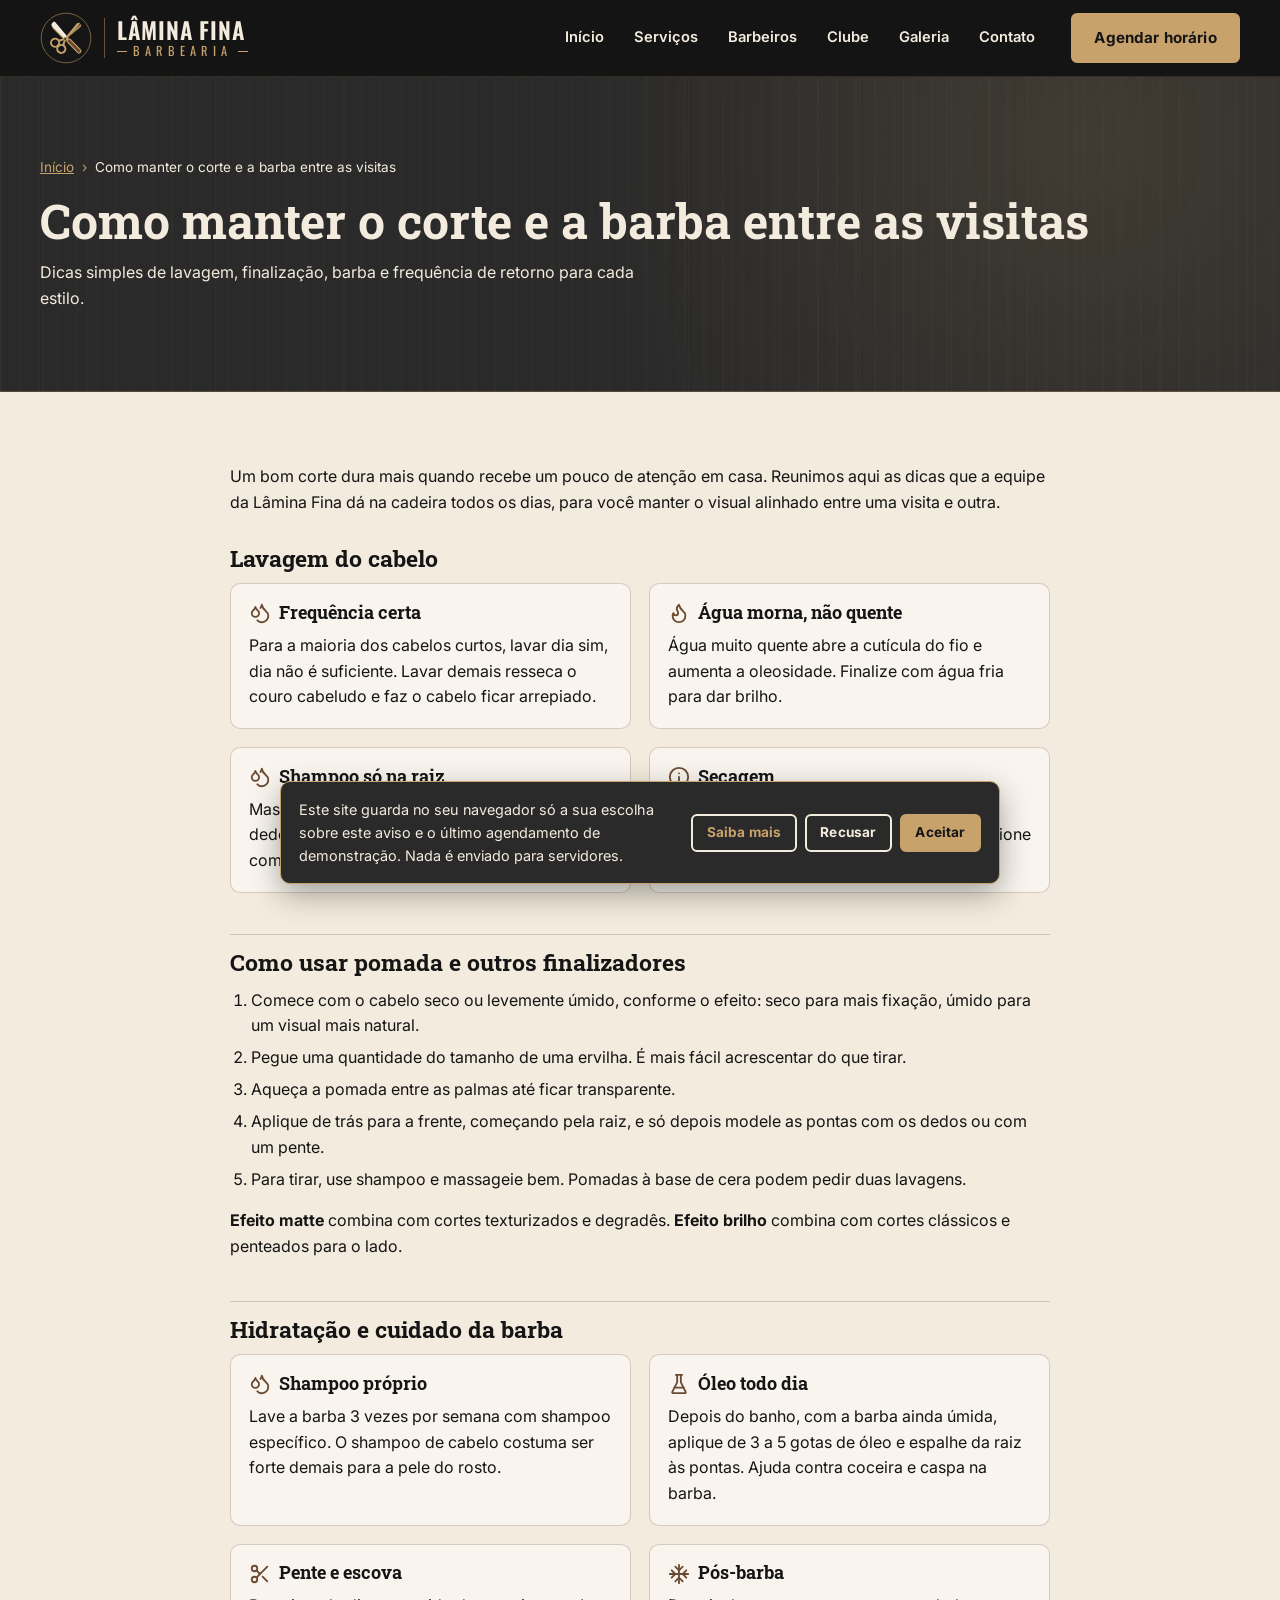
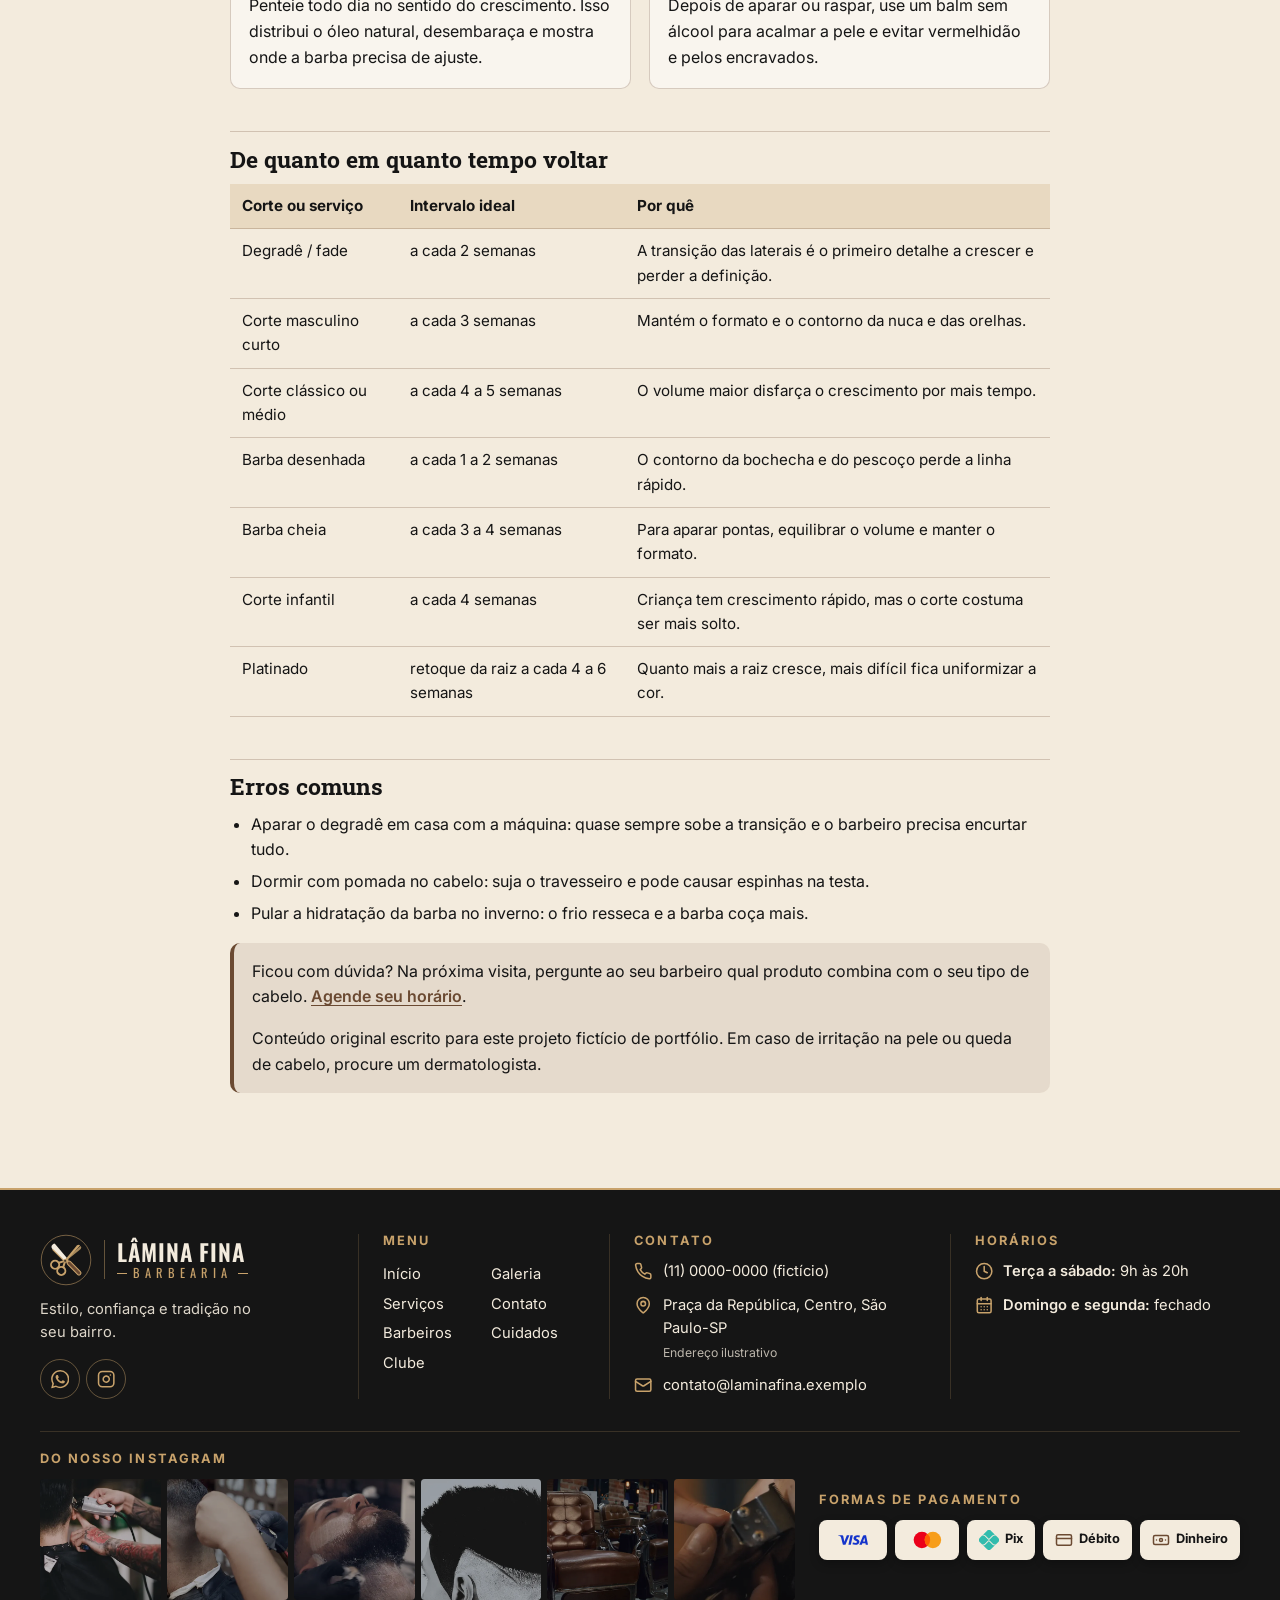
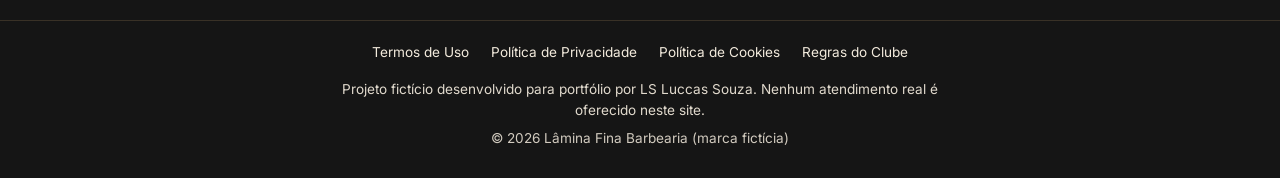
<file: cuidados.html>
<!DOCTYPE html>
<html lang="pt-BR">
<head>
  <meta charset="utf-8">
  <meta name="viewport" content="width=device-width, initial-scale=1">
  <title>Como manter o corte e a barba entre as visitas | Lâmina Fina Barbearia</title>
  <meta name="description" content="Guia da Lâmina Fina Barbearia: dicas de lavagem, uso de pomada, hidratação da barba e de quanto em quanto tempo voltar para cada tipo de corte.">
  <meta name="theme-color" content="#151515">
  <meta name="author" content="Luccas Souza">
  <link rel="canonical" href="https://luccas-souza7.github.io/barbearia/cuidados.html">
  <meta property="og:type" content="website">
  <meta property="og:locale" content="pt_BR">
  <meta property="og:site_name" content="Lâmina Fina Barbearia (projeto fictício)">
  <meta property="og:title" content="Como manter o corte e a barba entre as visitas | Lâmina Fina Barbearia">
  <meta property="og:description" content="Guia da Lâmina Fina Barbearia: dicas de lavagem, uso de pomada, hidratação da barba e de quanto em quanto tempo voltar para cada tipo de corte.">
  <meta property="og:url" content="https://luccas-souza7.github.io/barbearia/cuidados.html">
  <meta property="og:image" content="https://luccas-souza7.github.io/barbearia/assets/img/og-image.jpg">
  <meta property="og:image:width" content="1200">
  <meta property="og:image:height" content="630">
  <meta property="og:image:alt" content="Lâmina Fina Barbearia, projeto fictício de portfólio">
  <meta name="twitter:card" content="summary_large_image">
  <link rel="icon" href="assets/icons/favicon.svg" type="image/svg+xml">
  <link rel="preconnect" href="https://fonts.googleapis.com">
  <link rel="preconnect" href="https://fonts.gstatic.com" crossorigin>
  <link rel="stylesheet" href="https://fonts.googleapis.com/css2?family=Inter:wght@400;500;600;700&family=Oswald:wght@500;600&family=Roboto+Slab:wght@700&display=swap">
  <link rel="stylesheet" href="assets/css/styles.css">
</head>
<body>
  <a class="pular-conteudo" href="#conteudo">Pular para o conteúdo</a>

  <div class="transicao" aria-hidden="true"><span></span></div>

  <header class="cabecalho">
    <div class="container">
      <a class="marca" href="index.html">
        <svg class="marca__emblema" viewBox="0 0 64 64" aria-hidden="true" focusable="false">
        <circle cx="32" cy="32" r="30.5" class="e-carvao"/>
        <circle cx="32" cy="32" r="30.5" fill="none" stroke="#c8a26b" stroke-width="1.2" opacity=".55"/>
        <g transform="rotate(-45 32 32)">
          <path class="e-creme" d="M29.6 31V11.5Q29.6 7 33.4 7H35q1.6 0 1.4 2l-1.8 22z"/>
          <path d="M29.6 11v20" stroke="#c8a26b" stroke-width="1.4"/>
          <circle class="e-dourado" cx="32" cy="33" r="2.4"/>
          <rect class="e-couro" x="29.6" y="35" width="4.8" height="22" rx="2.4" stroke="#c8a26b" stroke-width="1.3"/>
        </g>
        <g transform="rotate(45 32 32)">
          <path class="e-dourado" d="M31.1 33 28.7 9.6Q29.6 6.6 31.5 7.1L33 33z"/>
          <path class="e-dourado" d="M32.9 33 35.3 9.6Q34.4 6.6 32.5 7.1L31 33z" opacity=".8"/>
          <path class="e-traco" d="M31.3 34.6 28.2 40.6M32.7 34.6l3.1 6"/>
          <circle class="e-traco" cx="26.6" cy="45.6" r="5"/>
          <circle class="e-traco" cx="37.4" cy="45.6" r="5"/>
          <circle class="e-carvao" cx="32" cy="33.6" r="1.7" stroke="#c8a26b" stroke-width="1"/>
        </g>
      </svg>
        <span class="marca__texto"><span class="marca__nome">LÂMINA FINA</span> <span class="marca__sub">BARBEARIA</span><span class="sr-only">, página inicial</span></span>
      </a>
      <button type="button" class="menu-toggle" aria-expanded="false" aria-controls="menu-principal" aria-label="Abrir menu">
        <svg class="icone icone-abrir" aria-hidden="true" focusable="false"><use href="assets/icons/sprite.svg#i-menu"></use></svg><svg class="icone icone-fechar" aria-hidden="true" focusable="false"><use href="assets/icons/sprite.svg#i-x"></use></svg>
      </button>
      <nav class="menu" id="menu-principal" aria-label="Menu principal">
        <ul class="menu__lista">
          <li><a class="menu__link" href="index.html#inicio">Início</a></li><li><a class="menu__link" href="index.html#servicos">Serviços</a></li><li><a class="menu__link" href="index.html#barbeiros">Barbeiros</a></li><li><a class="menu__link" href="index.html#clube">Clube</a></li><li><a class="menu__link" href="index.html#galeria">Galeria</a></li><li><a class="menu__link" href="index.html#localizacao">Contato</a></li>
        </ul>
        <a class="btn btn--bloco menu__cta-mobile" href="index.html#agendamento"><svg class="icone " aria-hidden="true" focusable="false"><use href="assets/icons/sprite.svg#i-calendar-days"></use></svg>Agendar horário</a>
      </nav>
      <a class="btn cabecalho__cta" href="index.html#agendamento">Agendar horário</a>
    </div>
  </header>

  <main id="conteudo">
    <section class="pagina-topo">
      <div class="container">
        <nav aria-label="Você está em"><ol class="trilha"><li><a href="index.html">Início</a></li><li aria-current="page">Como manter o corte e a barba entre as visitas</li></ol></nav>
        <h1>Como manter o corte e a barba entre as visitas</h1>
        <p>Dicas simples de lavagem, finalização, barba e frequência de retorno para cada estilo.</p>
      </div>
    </section>
    <article class="texto-legal fundo-claro">
      <div class="container">

        <p>Um bom corte dura mais quando recebe um pouco de atenção em casa. Reunimos aqui as dicas que a equipe da Lâmina Fina dá na cadeira todos os dias, para você manter o visual alinhado entre uma visita e outra.</p>

        <h2>Lavagem do cabelo</h2>
        <div class="dicas">
          <div class="dica"><h3><svg class="icone " aria-hidden="true" focusable="false"><use href="assets/icons/sprite.svg#i-droplets"></use></svg>Frequência certa</h3><p>Para a maioria dos cabelos curtos, lavar dia sim, dia não é suficiente. Lavar demais resseca o couro cabeludo e faz o cabelo ficar arrepiado.</p></div>
          <div class="dica"><h3><svg class="icone " aria-hidden="true" focusable="false"><use href="assets/icons/sprite.svg#i-flame"></use></svg>Água morna, não quente</h3><p>Água muito quente abre a cutícula do fio e aumenta a oleosidade. Finalize com água fria para dar brilho.</p></div>
          <div class="dica"><h3><svg class="icone " aria-hidden="true" focusable="false"><use href="assets/icons/sprite.svg#i-droplets"></use></svg>Shampoo só na raiz</h3><p>Massageie o couro cabeludo com a ponta dos dedos. A espuma que escorre já limpa o comprimento.</p></div>
          <div class="dica"><h3><svg class="icone " aria-hidden="true" focusable="false"><use href="assets/icons/sprite.svg#i-info"></use></svg>Secagem</h3><p>Seque com a toalha sem esfregar. Se usar secador, deixe na temperatura média e direcione o ar no sentido do penteado.</p></div>
        </div>

        <h2>Como usar pomada e outros finalizadores</h2>
        <ol>
          <li>Comece com o cabelo seco ou levemente úmido, conforme o efeito: seco para mais fixação, úmido para um visual mais natural.</li>
          <li>Pegue uma quantidade do tamanho de uma ervilha. É mais fácil acrescentar do que tirar.</li>
          <li>Aqueça a pomada entre as palmas até ficar transparente.</li>
          <li>Aplique de trás para a frente, começando pela raiz, e só depois modele as pontas com os dedos ou com um pente.</li>
          <li>Para tirar, use shampoo e massageie bem. Pomadas à base de cera podem pedir duas lavagens.</li>
        </ol>
        <p><strong>Efeito matte</strong> combina com cortes texturizados e degradês. <strong>Efeito brilho</strong> combina com cortes clássicos e penteados para o lado.</p>

        <h2>Hidratação e cuidado da barba</h2>
        <div class="dicas">
          <div class="dica"><h3><svg class="icone " aria-hidden="true" focusable="false"><use href="assets/icons/sprite.svg#i-droplets"></use></svg>Shampoo próprio</h3><p>Lave a barba 3 vezes por semana com shampoo específico. O shampoo de cabelo costuma ser forte demais para a pele do rosto.</p></div>
          <div class="dica"><h3><svg class="icone " aria-hidden="true" focusable="false"><use href="assets/icons/sprite.svg#i-flask-conical"></use></svg>Óleo todo dia</h3><p>Depois do banho, com a barba ainda úmida, aplique de 3 a 5 gotas de óleo e espalhe da raiz às pontas. Ajuda contra coceira e caspa na barba.</p></div>
          <div class="dica"><h3><svg class="icone " aria-hidden="true" focusable="false"><use href="assets/icons/sprite.svg#i-scissors"></use></svg>Pente e escova</h3><p>Penteie todo dia no sentido do crescimento. Isso distribui o óleo natural, desembaraça e mostra onde a barba precisa de ajuste.</p></div>
          <div class="dica"><h3><svg class="icone " aria-hidden="true" focusable="false"><use href="assets/icons/sprite.svg#i-snowflake"></use></svg>Pós-barba</h3><p>Depois de aparar ou raspar, use um balm sem álcool para acalmar a pele e evitar vermelhidão e pelos encravados.</p></div>
        </div>

        <h2>De quanto em quanto tempo voltar</h2>
        <table>
          <thead><tr><th scope="col">Corte ou serviço</th><th scope="col">Intervalo ideal</th><th scope="col">Por quê</th></tr></thead>
          <tbody>
            <tr><td>Degradê / fade</td><td>a cada 2 semanas</td><td>A transição das laterais é o primeiro detalhe a crescer e perder a definição.</td></tr>
            <tr><td>Corte masculino curto</td><td>a cada 3 semanas</td><td>Mantém o formato e o contorno da nuca e das orelhas.</td></tr>
            <tr><td>Corte clássico ou médio</td><td>a cada 4 a 5 semanas</td><td>O volume maior disfarça o crescimento por mais tempo.</td></tr>
            <tr><td>Barba desenhada</td><td>a cada 1 a 2 semanas</td><td>O contorno da bochecha e do pescoço perde a linha rápido.</td></tr>
            <tr><td>Barba cheia</td><td>a cada 3 a 4 semanas</td><td>Para aparar pontas, equilibrar o volume e manter o formato.</td></tr>
            <tr><td>Corte infantil</td><td>a cada 4 semanas</td><td>Criança tem crescimento rápido, mas o corte costuma ser mais solto.</td></tr>
            <tr><td>Platinado</td><td>retoque da raiz a cada 4 a 6 semanas</td><td>Quanto mais a raiz cresce, mais difícil fica uniformizar a cor.</td></tr>
          </tbody>
        </table>

        <h2>Erros comuns</h2>
        <ul>
          <li>Aparar o degradê em casa com a máquina: quase sempre sobe a transição e o barbeiro precisa encurtar tudo.</li>
          <li>Dormir com pomada no cabelo: suja o travesseiro e pode causar espinhas na testa.</li>
          <li>Pular a hidratação da barba no inverno: o frio resseca e a barba coça mais.</li>
        </ul>

        <div class="caixa-aviso">
          <p>Ficou com dúvida? Na próxima visita, pergunte ao seu barbeiro qual produto combina com o seu tipo de cabelo. <a href="index.html#agendamento">Agende seu horário</a>.</p>
          <p>Conteúdo original escrito para este projeto fictício de portfólio. Em caso de irritação na pele ou queda de cabelo, procure um dermatologista.</p>
        </div>
      </div>
    </article>
  </main>

  <footer class="rodape" id="contato">
    <div class="container">
      <div class="rodape__grade">
        <div class="rodape__marca">
          <a class="marca" href="index.html">
            <svg class="marca__emblema" viewBox="0 0 64 64" aria-hidden="true" focusable="false">
        <circle cx="32" cy="32" r="30.5" class="e-carvao"/>
        <circle cx="32" cy="32" r="30.5" fill="none" stroke="#c8a26b" stroke-width="1.2" opacity=".55"/>
        <g transform="rotate(-45 32 32)">
          <path class="e-creme" d="M29.6 31V11.5Q29.6 7 33.4 7H35q1.6 0 1.4 2l-1.8 22z"/>
          <path d="M29.6 11v20" stroke="#c8a26b" stroke-width="1.4"/>
          <circle class="e-dourado" cx="32" cy="33" r="2.4"/>
          <rect class="e-couro" x="29.6" y="35" width="4.8" height="22" rx="2.4" stroke="#c8a26b" stroke-width="1.3"/>
        </g>
        <g transform="rotate(45 32 32)">
          <path class="e-dourado" d="M31.1 33 28.7 9.6Q29.6 6.6 31.5 7.1L33 33z"/>
          <path class="e-dourado" d="M32.9 33 35.3 9.6Q34.4 6.6 32.5 7.1L31 33z" opacity=".8"/>
          <path class="e-traco" d="M31.3 34.6 28.2 40.6M32.7 34.6l3.1 6"/>
          <circle class="e-traco" cx="26.6" cy="45.6" r="5"/>
          <circle class="e-traco" cx="37.4" cy="45.6" r="5"/>
          <circle class="e-carvao" cx="32" cy="33.6" r="1.7" stroke="#c8a26b" stroke-width="1"/>
        </g>
      </svg>
            <span class="marca__texto"><span class="marca__nome">LÂMINA FINA</span> <span class="marca__sub">BARBEARIA</span><span class="sr-only">, página inicial</span></span>
          </a>
          <p>Estilo, confiança e tradição no seu bairro.</p>
          <div class="rodape__redes">
            <button type="button" class="botao-icone" data-demo="WhatsApp" aria-label="WhatsApp (demonstração)"><svg class="icone " aria-hidden="true" focusable="false"><use href="assets/icons/sprite.svg#i-whatsapp"></use></svg></button>
            <button type="button" class="botao-icone" data-demo="Instagram" aria-label="Instagram (demonstração)"><svg class="icone " aria-hidden="true" focusable="false"><use href="assets/icons/sprite.svg#i-instagram"></use></svg></button>
          </div>
        </div>
        <nav aria-label="Menu do rodapé">
          <h3>Menu</h3>
          <ul class="rodape__menu"><li><a href="index.html#inicio">Início</a></li><li><a href="index.html#servicos">Serviços</a></li><li><a href="index.html#barbeiros">Barbeiros</a></li><li><a href="index.html#clube">Clube</a></li><li><a href="index.html#galeria">Galeria</a></li><li><a href="index.html#localizacao">Contato</a></li><li><a href="cuidados.html">Cuidados</a></li></ul>
        </nav>
        <div>
          <h3>Contato</h3>
          <ul class="rodape__contato">
            <li><svg class="icone " aria-hidden="true" focusable="false"><use href="assets/icons/sprite.svg#i-phone"></use></svg><span>(11) 0000-0000 (fictício)</span></li>
            <li><svg class="icone " aria-hidden="true" focusable="false"><use href="assets/icons/sprite.svg#i-map-pin"></use></svg><span>Praça da República, Centro, São Paulo-SP<br><small>Endereço ilustrativo</small></span></li>
            <li><svg class="icone " aria-hidden="true" focusable="false"><use href="assets/icons/sprite.svg#i-mail"></use></svg><span>contato@laminafina.exemplo</span></li>
          </ul>
        </div>
        <div>
          <h3>Horários</h3>
          <ul class="rodape__contato">
            <li><svg class="icone " aria-hidden="true" focusable="false"><use href="assets/icons/sprite.svg#i-clock"></use></svg><span><strong>Terça a sábado:</strong> 9h às 20h</span></li>
            <li><svg class="icone " aria-hidden="true" focusable="false"><use href="assets/icons/sprite.svg#i-calendar-days"></use></svg><span><strong>Domingo e segunda:</strong> fechado</span></li>
          </ul>
        </div>
      </div>

      <div class="rodape__faixa">
        <div>
          <h3>Do nosso Instagram</h3>
          <ul class="feed"></ul>
        </div>
        <div>
          <h3>Formas de pagamento</h3>
          <ul class="pagamentos">
            <li class="selo-pag" title="Visa"><svg class="logo-pag logo-pag--visa" viewBox="0 0 24 24" role="img" aria-label="Visa"><use href="assets/icons/sprite.svg#logo-visa"></use></svg></li>
            <li class="selo-pag" title="Mastercard"><svg class="logo-pag" viewBox="0 0 38 24" role="img" aria-label="Mastercard"><use href="assets/icons/sprite.svg#logo-mastercard"></use></svg></li>
            <li class="selo-pag" title="Pix"><svg class="logo-pag logo-pag--pix" viewBox="0 0 24 24" aria-hidden="true"><use href="assets/icons/sprite.svg#logo-pix"></use></svg><span>Pix</span></li>
            <li class="selo-pag"><svg class="icone " aria-hidden="true" focusable="false"><use href="assets/icons/sprite.svg#i-credit-card"></use></svg><span>Débito</span></li>
            <li class="selo-pag"><svg class="icone " aria-hidden="true" focusable="false"><use href="assets/icons/sprite.svg#i-banknote"></use></svg><span>Dinheiro</span></li>
          </ul>
        </div>
      </div>
    </div>
    <div class="rodape__base">
      <div class="container">
        <ul class="rodape__links">
          <li><a href="termos-de-uso.html">Termos de Uso</a></li>
          <li><a href="politica-de-privacidade.html">Política de Privacidade</a></li>
          <li><a href="politica-de-cookies.html">Política de Cookies</a></li>
          <li><a href="regras-do-clube.html">Regras do Clube</a></li>
        </ul>
        <p class="rodape__aviso">Projeto fictício desenvolvido para portfólio por LS Luccas Souza. Nenhum atendimento real é oferecido neste site.</p>
        <p class="rodape__copy">© 2026 Lâmina Fina Barbearia (marca fictícia)</p>
      </div>
    </div>
  </footer>

  <div id="banner-cookies" class="cookies" role="region" aria-label="Aviso de cookies" hidden>
    <p>Este site guarda no seu navegador só a sua escolha sobre este aviso e o último agendamento de demonstração. Nada é enviado para servidores.</p>
    <div class="cookies__acoes">
      <a class="btn btn--pequeno btn--contorno" href="politica-de-cookies.html">Saiba mais</a>
      <button type="button" class="btn btn--pequeno btn--contorno" data-cookies="recusado">Recusar</button>
      <button type="button" class="btn btn--pequeno" data-cookies="aceito">Aceitar</button>
    </div>
  </div>

  <dialog id="modal-demo" class="modal" aria-labelledby="modal-demo-titulo" aria-describedby="modal-demo-texto">
    <div class="modal__corpo">
      <button type="button" class="botao-icone modal__fechar" data-fechar aria-label="Fechar"><svg class="icone " aria-hidden="true" focusable="false"><use href="assets/icons/sprite.svg#i-x"></use></svg></button>
      <div class="modal__icone"><svg class="icone " aria-hidden="true" focusable="false"><use href="assets/icons/sprite.svg#i-info"></use></svg></div>
      <h2 id="modal-demo-titulo">Projeto demonstrativo</h2>
      <p id="modal-demo-texto">Este é um projeto demonstrativo. Em um site real, este botão levaria ao WhatsApp ou ao sistema da barbearia.</p>
      <div class="modal__acoes"><button type="button" class="btn" data-fechar data-foco-inicial>Entendi</button></div>
    </div>
  </dialog>

  <script src="assets/js/dados.js" defer></script>
  <script src="assets/js/main.js" defer></script>
</body>
</html>
</file>
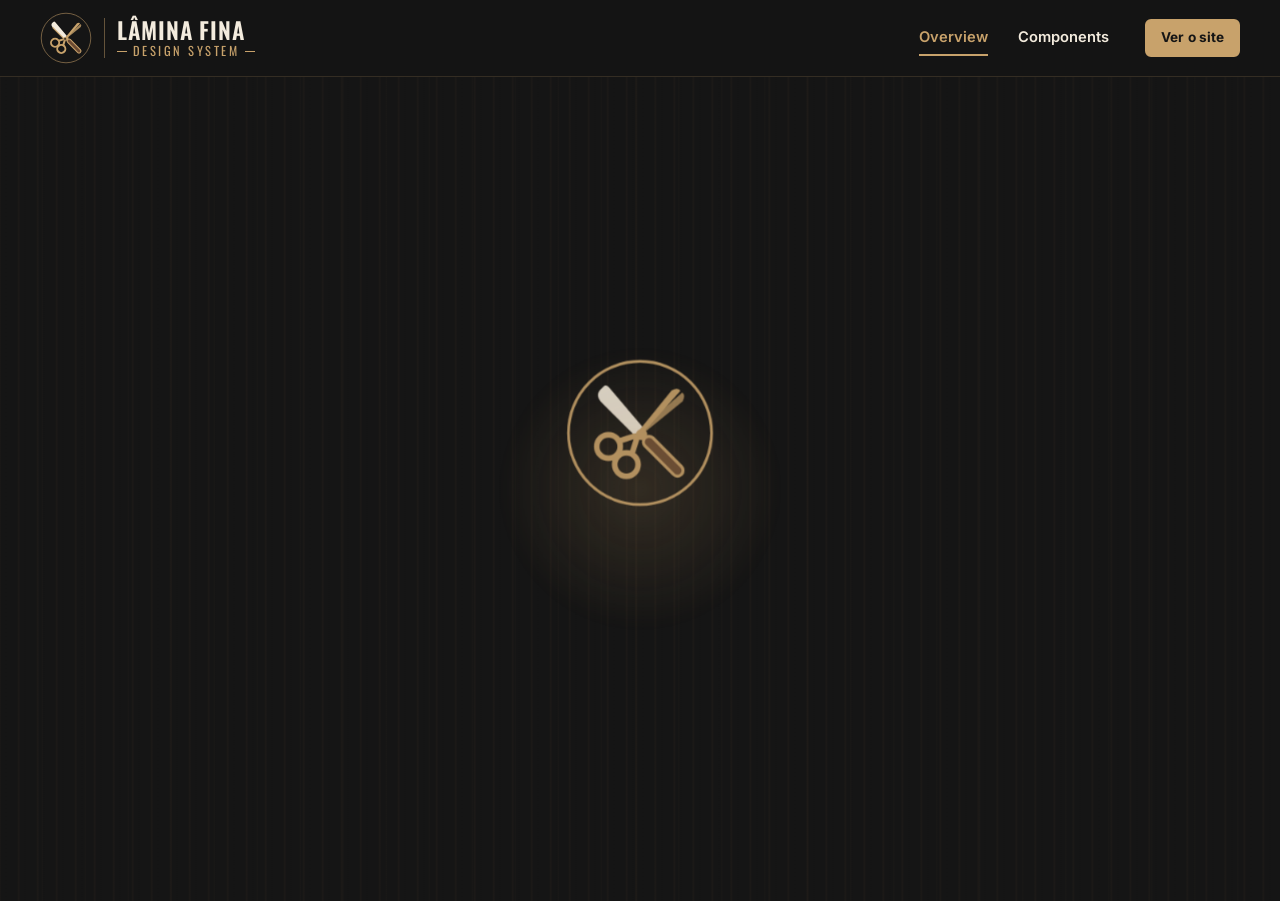
<file: design-system.html>
<!DOCTYPE html>
<html lang="pt-BR">
<head>
  <meta charset="utf-8">
  <meta name="viewport" content="width=device-width, initial-scale=1">
  <title>Design System | Lâmina Fina Barbearia</title>
  <meta name="description" content="Catálogo do design system da Lâmina Fina Barbearia, projeto fictício de portfólio: cores, tipografia, ícones, botões, cards e componentes do agendamento.">
  <meta name="theme-color" content="#151515">
  <meta name="author" content="Luccas Souza">
  <link rel="canonical" href="https://luccas-souza7.github.io/barbearia/design-system.html">
  <meta property="og:type" content="website">
  <meta property="og:locale" content="pt_BR">
  <meta property="og:site_name" content="Lâmina Fina Barbearia (projeto fictício)">
  <meta property="og:title" content="Design System | Lâmina Fina Barbearia">
  <meta property="og:description" content="Catálogo do design system da Lâmina Fina Barbearia, projeto fictício de portfólio: cores, tipografia, ícones, botões, cards e componentes do agendamento.">
  <meta property="og:url" content="https://luccas-souza7.github.io/barbearia/design-system.html">
  <meta property="og:image" content="https://luccas-souza7.github.io/barbearia/assets/img/og-image.jpg">
  <meta property="og:image:width" content="1200">
  <meta property="og:image:height" content="630">
  <meta property="og:image:alt" content="Lâmina Fina Barbearia, projeto fictício de portfólio">
  <meta name="twitter:card" content="summary_large_image">
  <link rel="icon" href="assets/icons/favicon.svg" type="image/svg+xml">
  <link rel="preconnect" href="https://fonts.googleapis.com">
  <link rel="preconnect" href="https://fonts.gstatic.com" crossorigin>
  <link rel="stylesheet" href="https://fonts.googleapis.com/css2?family=Inter:wght@400;500;600;700&family=Oswald:wght@500;600&family=Roboto+Slab:wght@700&display=swap">
  <link rel="stylesheet" href="assets/css/styles.css">
  <link rel="stylesheet" href="assets/css/design-system.css">
</head>
<body class="ds">
  <a class="pular-conteudo" href="#ds-conteudo">Pular para o conteúdo</a>
  <header class="cabecalho ds-cabecalho">
    <div class="container">
      <a class="marca" href="index.html"><svg class="marca__emblema" viewBox="0 0 64 64" aria-hidden="true" focusable="false">
        <circle cx="32" cy="32" r="30.5" class="e-carvao"/>
        <circle cx="32" cy="32" r="30.5" fill="none" stroke="#c8a26b" stroke-width="1.2" opacity=".55"/>
        <g transform="rotate(-45 32 32)">
          <path class="e-creme" d="M29.6 31V11.5Q29.6 7 33.4 7H35q1.6 0 1.4 2l-1.8 22z"/>
          <path d="M29.6 11v20" stroke="#c8a26b" stroke-width="1.4"/>
          <circle class="e-dourado" cx="32" cy="33" r="2.4"/>
          <rect class="e-couro" x="29.6" y="35" width="4.8" height="22" rx="2.4" stroke="#c8a26b" stroke-width="1.3"/>
        </g>
        <g transform="rotate(45 32 32)">
          <path class="e-dourado" d="M31.1 33 28.7 9.6Q29.6 6.6 31.5 7.1L33 33z"/>
          <path class="e-dourado" d="M32.9 33 35.3 9.6Q34.4 6.6 32.5 7.1L31 33z" opacity=".8"/>
          <path class="e-traco" d="M31.3 34.6 28.2 40.6M32.7 34.6l3.1 6"/>
          <circle class="e-traco" cx="26.6" cy="45.6" r="5"/>
          <circle class="e-traco" cx="37.4" cy="45.6" r="5"/>
          <circle class="e-carvao" cx="32" cy="33.6" r="1.7" stroke="#c8a26b" stroke-width="1"/>
        </g>
      </svg><span class="marca__texto"><span class="marca__nome">LÂMINA FINA</span> <span class="marca__sub">DESIGN SYSTEM</span><span class="sr-only"> (voltar para o site)</span></span></a>
      <nav class="menu ds-abas" aria-label="Visões do design system">
        <ul class="menu__lista">
          <li><a class="menu__link" href="#overview" data-aba="overview">Overview</a></li>
          <li><a class="menu__link" href="#components" data-aba="components">Components</a></li>
        </ul>
      </nav>
      <a class="btn btn--pequeno cabecalho__cta ds-voltar" href="index.html">Ver o site</a>
    </div>
  </header>

  <main id="ds-conteudo">
    <section class="ds-overview" id="overview" aria-label="Overview">
      <iframe src="index.html" title="Página inicial da Lâmina Fina Barbearia" loading="lazy"></iframe>
    </section>

    <section class="ds-components secao--carvao" id="components" aria-label="Components" hidden>
      <aside class="ds-lateral" aria-label="Grupos do catálogo"><ul><li><a href="#ds-cores">Cores</a></li><li><a href="#ds-tipografia">Tipografia</a></li><li><a href="#ds-icones">Ícones</a></li><li><a href="#ds-marca">Marca</a></li><li><a href="#ds-fundos">Backgrounds</a></li><li><a href="#ds-botoes">Botões</a></li><li><a href="#ds-titulos">Títulos</a></li><li><a href="#ds-cards">Cards</a></li><li><a href="#ds-agendamento">Agendamento</a></li><li><a href="#ds-faq">Acordeão</a></li></ul></aside>
      <div class="ds-principal">
        <header class="ds-intro">
          <h1>Lâmina Fina Design System</h1>
          <p>Escuro, masculino e premium, com acolhimento de bairro: madeira, couro e filetes dourados. Cada amostra abaixo usa o mesmo CSS do site (assets/css/styles.css).</p>
        </header>
      <section class="ds-grupo" id="ds-cores" aria-labelledby="ds-cores-t">
        <h2 id="ds-cores-t">Cores</h2>
        <p class="ds-desc">Cinco tokens e nenhuma cor fora deles, exceto nas fotos.</p>
        <div class="ds-grade">
          <figure class="ds-cor"><span class="ds-cor__amostra" style="background:var(--preto-carvao)"></span>
            <figcaption><strong>--preto-carvao</strong><code>#151515</code><span>Fundo principal, cabeçalho, rodapé</span></figcaption></figure>
          <figure class="ds-cor"><span class="ds-cor__amostra" style="background:var(--grafite)"></span>
            <figcaption><strong>--grafite</strong><code>#2A2A2A</code><span>Cards e seções alternadas</span></figcaption></figure>
          <figure class="ds-cor"><span class="ds-cor__amostra" style="background:var(--dourado)"></span>
            <figcaption><strong>--dourado</strong><code>#C8A26B</code><span>Botões, ícones, destaques, filetes</span></figcaption></figure>
          <figure class="ds-cor"><span class="ds-cor__amostra" style="background:var(--couro)"></span>
            <figcaption><strong>--couro</strong><code>#6B4A32</code><span>Faixa do clube, etiquetas, destaques em fundo claro</span></figcaption></figure>
          <figure class="ds-cor"><span class="ds-cor__amostra" style="background:var(--creme)"></span>
            <figcaption><strong>--creme</strong><code>#F3EBDD</code><span>Títulos em fundo escuro, seções claras, texto</span></figcaption></figure><div class="ds-largo">
          <table class="ds-tabela">
            <thead><tr><th>Texto / fundo</th><th>Contraste</th><th>Uso permitido</th></tr></thead>
            <tbody>
              <tr><td>Creme sobre carvão</td><td>15,4:1</td><td>Qualquer texto</td></tr>
              <tr><td>Dourado sobre carvão</td><td>7,7:1</td><td>Qualquer texto (AAA)</td></tr>
              <tr><td>Dourado sobre grafite</td><td>6,0:1</td><td>Qualquer texto (AA)</td></tr>
              <tr><td>Carvão sobre dourado</td><td>7,7:1</td><td>Botões</td></tr>
              <tr><td>Couro sobre creme</td><td>6,7:1</td><td>Destaques em seções claras</td></tr>
              <tr><td>Dourado sobre couro</td><td>3,3:1</td><td>Só títulos grandes e ícones</td></tr>
              <tr><td>Dourado sobre creme</td><td>2,0:1</td><td>Não usar em texto</td></tr>
            </tbody>
          </table></div>
        </div>
      </section>
      <section class="ds-grupo" id="ds-tipografia" aria-labelledby="ds-tipografia-t">
        <h2 id="ds-tipografia-t">Tipografia</h2>
        <p class="ds-desc">Google Fonts com licença OFL, carregadas com display=swap.</p>
        <div class="ds-grade">
          <div class="ds-tipo">
            <p class="ds-tipo__rotulo">Roboto Slab 700 · títulos</p>
            <p style="font-family:var(--fonte-titulo);font-weight:700;font-size:3rem;line-height:1.1;margin:0">Seu corte, do seu jeito</p>
            <p style="font-family:var(--fonte-titulo);font-weight:700;font-size:2rem;margin:0">Nossos Serviços</p>
            <p style="font-family:var(--fonte-titulo);font-weight:700;font-size:1.25rem;margin:0">Combo Completo</p>
          </div>
          <div class="ds-tipo">
            <p class="ds-tipo__rotulo">Inter 400 a 700 · texto e interface</p>
            <p style="font-size:1.15rem;margin:0">Corte, barba e acabamento com hora marcada e sem fila.</p>
            <p style="margin:0">Texto corrido em 16 px com altura de linha 1,6.</p>
            <p style="font-size:.8rem;font-weight:700;letter-spacing:.14em;text-transform:uppercase;color:var(--dourado);margin:0">Rótulo em caixa alta</p>
          </div>
          <div class="ds-tipo">
            <p class="ds-tipo__rotulo">Oswald 500 e 600 · logotipo</p>
            <span class="marca__texto" style="border:0;padding:0"><span class="marca__nome" style="font-size:2.4rem">LÂMINA FINA</span><span class="marca__sub" style="font-size:1rem">BARBEARIA</span></span>
          </div>
        </div>
      </section>
      <section class="ds-grupo" id="ds-icones" aria-labelledby="ds-icones-t">
        <h2 id="ds-icones-t">Ícones</h2>
        <p class="ds-desc">Lucide (ISC) em um sprite SVG local: assets/icons/sprite.svg.</p>
        <div class="ds-grade"><div class="ds-largo"><ul class="ds-icones"><li><svg class="icone " aria-hidden="true" focusable="false"><use href="assets/icons/sprite.svg#i-clock"></use></svg><code>clock</code></li><li><svg class="icone " aria-hidden="true" focusable="false"><use href="assets/icons/sprite.svg#i-scissors"></use></svg><code>scissors</code></li><li><svg class="icone " aria-hidden="true" focusable="false"><use href="assets/icons/sprite.svg#i-calendar-days"></use></svg><code>calendar-days</code></li><li><svg class="icone " aria-hidden="true" focusable="false"><use href="assets/icons/sprite.svg#i-users"></use></svg><code>users</code></li><li><svg class="icone " aria-hidden="true" focusable="false"><use href="assets/icons/sprite.svg#i-star"></use></svg><code>star</code></li><li><svg class="icone " aria-hidden="true" focusable="false"><use href="assets/icons/sprite.svg#i-snowflake"></use></svg><code>snowflake</code></li><li><svg class="icone " aria-hidden="true" focusable="false"><use href="assets/icons/sprite.svg#i-coffee"></use></svg><code>coffee</code></li><li><svg class="icone " aria-hidden="true" focusable="false"><use href="assets/icons/sprite.svg#i-wifi"></use></svg><code>wifi</code></li><li><svg class="icone " aria-hidden="true" focusable="false"><use href="assets/icons/sprite.svg#i-check"></use></svg><code>check</code></li><li><svg class="icone " aria-hidden="true" focusable="false"><use href="assets/icons/sprite.svg#i-whatsapp"></use></svg><code>whatsapp</code></li><li><svg class="icone " aria-hidden="true" focusable="false"><use href="assets/icons/sprite.svg#i-instagram"></use></svg><code>instagram</code></li><li><svg class="icone " aria-hidden="true" focusable="false"><use href="assets/icons/sprite.svg#i-phone"></use></svg><code>phone</code></li><li><svg class="icone " aria-hidden="true" focusable="false"><use href="assets/icons/sprite.svg#i-map-pin"></use></svg><code>map-pin</code></li><li><svg class="icone " aria-hidden="true" focusable="false"><use href="assets/icons/sprite.svg#i-mail"></use></svg><code>mail</code></li><li><svg class="icone " aria-hidden="true" focusable="false"><use href="assets/icons/sprite.svg#i-qr-code"></use></svg><code>qr-code</code></li><li><svg class="icone " aria-hidden="true" focusable="false"><use href="assets/icons/sprite.svg#i-credit-card"></use></svg><code>credit-card</code></li><li><svg class="icone " aria-hidden="true" focusable="false"><use href="assets/icons/sprite.svg#i-wallet"></use></svg><code>wallet</code></li><li><svg class="icone " aria-hidden="true" focusable="false"><use href="assets/icons/sprite.svg#i-banknote"></use></svg><code>banknote</code></li><li><svg class="icone " aria-hidden="true" focusable="false"><use href="assets/icons/sprite.svg#i-chevron-down"></use></svg><code>chevron-down</code></li><li><svg class="icone " aria-hidden="true" focusable="false"><use href="assets/icons/sprite.svg#i-arrow-up"></use></svg><code>arrow-up</code></li><li><svg class="icone " aria-hidden="true" focusable="false"><use href="assets/icons/sprite.svg#i-info"></use></svg><code>info</code></li><li><svg class="icone " aria-hidden="true" focusable="false"><use href="assets/icons/sprite.svg#i-menu"></use></svg><code>menu</code></li><li><svg class="icone " aria-hidden="true" focusable="false"><use href="assets/icons/sprite.svg#i-x"></use></svg><code>x</code></li><li><svg class="icone " aria-hidden="true" focusable="false"><use href="assets/icons/sprite.svg#i-droplets"></use></svg><code>droplets</code></li></ul></div>
        </div>
      </section>
      <section class="ds-grupo" id="ds-marca" aria-labelledby="ds-marca-t">
        <h2 id="ds-marca-t">Marca</h2>
        <p class="ds-desc">Emblema, poste e coroa desenhados em SVG para este projeto.</p>
        <div class="ds-grade">
          <figure class="ds-amostra ds-fundo-carvao">
            <div class="ds-amostra__palco"><a class="marca" href="index.html"><svg class="marca__emblema" viewBox="0 0 64 64" aria-hidden="true" focusable="false">
        <circle cx="32" cy="32" r="30.5" class="e-carvao"/>
        <circle cx="32" cy="32" r="30.5" fill="none" stroke="#c8a26b" stroke-width="1.2" opacity=".55"/>
        <g transform="rotate(-45 32 32)">
          <path class="e-creme" d="M29.6 31V11.5Q29.6 7 33.4 7H35q1.6 0 1.4 2l-1.8 22z"/>
          <path d="M29.6 11v20" stroke="#c8a26b" stroke-width="1.4"/>
          <circle class="e-dourado" cx="32" cy="33" r="2.4"/>
          <rect class="e-couro" x="29.6" y="35" width="4.8" height="22" rx="2.4" stroke="#c8a26b" stroke-width="1.3"/>
        </g>
        <g transform="rotate(45 32 32)">
          <path class="e-dourado" d="M31.1 33 28.7 9.6Q29.6 6.6 31.5 7.1L33 33z"/>
          <path class="e-dourado" d="M32.9 33 35.3 9.6Q34.4 6.6 32.5 7.1L31 33z" opacity=".8"/>
          <path class="e-traco" d="M31.3 34.6 28.2 40.6M32.7 34.6l3.1 6"/>
          <circle class="e-traco" cx="26.6" cy="45.6" r="5"/>
          <circle class="e-traco" cx="37.4" cy="45.6" r="5"/>
          <circle class="e-carvao" cx="32" cy="33.6" r="1.7" stroke="#c8a26b" stroke-width="1"/>
        </g>
      </svg><span class="marca__texto"><span class="marca__nome">LÂMINA FINA</span><span class="marca__sub">BARBEARIA</span></span></a></div>
            <figcaption><strong>Emblema</strong><code>svg.marca__emblema</code></figcaption>
          </figure>
          <figure class="ds-amostra ds-fundo-carvao">
            <div class="ds-amostra__palco"><div style="width:60px"><svg class="poste" viewBox="0 0 40 170" aria-hidden="true" focusable="false">
        <defs><clipPath id="tubo-ds"><rect x="9" y="22" width="22" height="126"/></clipPath></defs>
        <rect class="p-dourado" x="14" y="1" width="12" height="7" rx="3.5"/>
        <rect class="p-dourado" x="5" y="8" width="30" height="14" rx="4"/>
        <rect class="p-carvao" x="5" y="18" width="30" height="2" opacity=".35"/>
        <rect class="p-creme" x="9" y="22" width="22" height="126"/>
        <g clip-path="url(#tubo-ds)"><g class="poste__listras"><polygon class="p-couro" points="9,-16 31,-30 31,-18 9,-4"/><polygon class="p-dourado" points="9,1 31,-13 31,-9 9,5"/><polygon class="p-couro" points="9,16 31,2 31,14 9,28"/><polygon class="p-dourado" points="9,33 31,19 31,23 9,37"/><polygon class="p-couro" points="9,48 31,34 31,46 9,60"/><polygon class="p-dourado" points="9,65 31,51 31,55 9,69"/><polygon class="p-couro" points="9,80 31,66 31,78 9,92"/><polygon class="p-dourado" points="9,97 31,83 31,87 9,101"/><polygon class="p-couro" points="9,112 31,98 31,110 9,124"/><polygon class="p-dourado" points="9,129 31,115 31,119 9,133"/><polygon class="p-couro" points="9,144 31,130 31,142 9,156"/><polygon class="p-dourado" points="9,161 31,147 31,151 9,165"/><polygon class="p-couro" points="9,176 31,162 31,174 9,188"/><polygon class="p-dourado" points="9,193 31,179 31,183 9,197"/><polygon class="p-couro" points="9,208 31,194 31,206 9,220"/><polygon class="p-dourado" points="9,225 31,211 31,215 9,229"/></g></g>
        <rect class="p-brilho" x="12" y="22" width="4" height="126"/>
        <rect class="p-carvao" x="27" y="22" width="4" height="126" opacity=".22"/>
        <rect class="p-dourado" x="5" y="148" width="30" height="14" rx="4"/>
        <rect class="p-dourado" x="14" y="162" width="12" height="7" rx="3.5"/>
      </svg></div></div>
            <figcaption><strong>Poste de barbeiro animado</strong><code>svg.poste .poste__listras</code><span>Listras giram em 4 s; param com prefers-reduced-motion.</span></figcaption>
          </figure>
          <figure class="ds-amostra ds-fundo-couro">
            <div class="ds-amostra__palco"><div class="clube" style="border:0;background:none"><svg class="clube__coroa" viewBox="0 0 80 72" aria-hidden="true" focusable="false">
          <path class="c-dourado" d="M10 52 4 16l18 14L40 6l18 24 18-14-6 36z"/>
          <rect class="c-dourado" x="9" y="56" width="62" height="9" rx="2"/>
          <circle class="c-creme" cx="4" cy="15" r="3.5"/><circle class="c-creme" cx="40" cy="6" r="4"/><circle class="c-creme" cx="76" cy="15" r="3.5"/>
          <path class="c-couro" d="M40 22c-5 6-9 9-9 15a9 9 0 0 0 18 0c0-6-4-9-9-15z"/>
          <path class="c-dourado" d="M37 36h6v8h-6z" opacity=".9"/>
          <circle class="c-couro" cx="22" cy="44" r="3"/><circle class="c-couro" cx="58" cy="44" r="3"/>
        </svg></div></div>
            <figcaption><strong>Coroa do clube</strong><code>svg.clube__coroa</code></figcaption>
          </figure>
        </div>
      </section>
      <section class="ds-grupo" id="ds-fundos" aria-labelledby="ds-fundos-t">
        <h2 id="ds-fundos-t">Backgrounds</h2>
        <p class="ds-desc">Texturas de madeira e couro feitas só com gradientes CSS da paleta.</p>
        <div class="ds-grade">
          <figure class="ds-amostra ds-fundo-carvao">
            <div class="ds-amostra__palco"><div class="ds-bloco secao--carvao"></div></div>
            <figcaption><strong>Madeira (carvão)</strong><code>--textura-madeira</code></figcaption>
          </figure>
          <figure class="ds-amostra ds-fundo-carvao">
            <div class="ds-amostra__palco"><div class="ds-bloco secao--grafite"></div></div>
            <figcaption><strong>Madeira (grafite)</strong><code>.secao--grafite</code></figcaption>
          </figure>
          <figure class="ds-amostra ds-fundo-carvao">
            <div class="ds-amostra__palco"><div class="ds-bloco clube"></div></div>
            <figcaption><strong>Couro</strong><code>.clube / --textura-couro</code></figcaption>
          </figure>
          <figure class="ds-amostra ds-fundo-creme">
            <div class="ds-amostra__palco"><div class="ds-bloco fundo-claro secao"></div></div>
            <figcaption><strong>Seção clara</strong><code>.fundo-claro.secao</code></figcaption>
          </figure>
        </div>
      </section>
      <section class="ds-grupo" id="ds-botoes" aria-labelledby="ds-botoes-t">
        <h2 id="ds-botoes-t">Botões</h2>
        <p class="ds-desc">Altura mínima de 44 px, foco visível em dourado ou couro.</p>
        <div class="ds-grade">
          <figure class="ds-amostra ds-fundo-carvao">
            <div class="ds-amostra__palco"><a class="btn" href="#">Agendar horário</a></div>
            <figcaption><strong>Primário</strong><code>.btn</code></figcaption>
          </figure>
          <figure class="ds-amostra ds-fundo-carvao">
            <div class="ds-amostra__palco"><a class="btn btn--brilho" href="#"><svg class="icone " aria-hidden="true" focusable="false"><use href="assets/icons/sprite.svg#i-calendar-days"></use></svg>Agendar agora</a></div>
            <figcaption><strong>Primário com brilho</strong><code>.btn.btn--brilho</code><span>Inspirado no INT-01 da skill animate.</span></figcaption>
          </figure>
          <figure class="ds-amostra ds-fundo-carvao">
            <div class="ds-amostra__palco"><a class="btn btn--contorno" href="#">Ver serviços</a></div>
            <figcaption><strong>Contorno</strong><code>.btn.btn--contorno</code></figcaption>
          </figure>
          <figure class="ds-amostra ds-fundo-creme">
            <div class="ds-amostra__palco"><button class="btn btn--couro" type="button">Agendar combo</button></div>
            <figcaption><strong>Couro</strong><code>.btn.btn--couro</code></figcaption>
          </figure>
          <figure class="ds-amostra ds-fundo-creme">
            <div class="ds-amostra__palco"><div style="display:flex;gap:10px;flex-wrap:wrap"><button class="btn btn--contorno-escuro" type="button">Voltar</button><button class="btn btn--escuro" type="button">Avançar</button></div></div>
            <figcaption><strong>Escuro e contorno escuro</strong><code>.btn--escuro / .btn--contorno-escuro</code></figcaption>
          </figure>
          <figure class="ds-amostra ds-fundo-carvao">
            <div class="ds-amostra__palco"><button class="btn btn--pequeno" type="button"><svg class="icone " aria-hidden="true" focusable="false"><use href="assets/icons/sprite.svg#i-plus"></use></svg>Adicionar ao agendamento</button></div>
            <figcaption><strong>Pequeno</strong><code>.btn--pequeno</code></figcaption>
          </figure>
          <figure class="ds-amostra ds-fundo-carvao">
            <div class="ds-amostra__palco"><div class="rodape__redes"><button class="botao-icone" type="button" aria-label="WhatsApp"><svg class="icone " aria-hidden="true" focusable="false"><use href="assets/icons/sprite.svg#i-whatsapp"></use></svg></button><button class="botao-icone" type="button" aria-label="Instagram"><svg class="icone " aria-hidden="true" focusable="false"><use href="assets/icons/sprite.svg#i-instagram"></use></svg></button></div></div>
            <figcaption><strong>Botão de ícone</strong><code>.botao-icone</code></figcaption>
          </figure>
        </div>
      </section>
      <section class="ds-grupo" id="ds-titulos" aria-labelledby="ds-titulos-t">
        <h2 id="ds-titulos-t">Títulos</h2>
        <p class="ds-desc">Filete dourado com losangos como ornamento.</p>
        <div class="ds-grade">
          <figure class="ds-amostra ds-fundo-carvao">
            <div class="ds-amostra__palco"><h2 class="titulo-secao" style="margin:0"><span>Nossos Serviços</span></h2></div>
            <figcaption><strong>Título de seção com filetes</strong><code>.titulo-secao</code></figcaption>
          </figure>
          <figure class="ds-amostra ds-fundo-creme">
            <div class="ds-amostra__palco"><div class="fundo-claro" style="padding:10px"><h2 class="titulo-secao" style="margin:0"><span>Nossos Combos</span></h2></div></div>
            <figcaption><strong>Título em fundo claro</strong><code>.fundo-claro .titulo-secao</code></figcaption>
          </figure>
        </div>
      </section>
      <section class="ds-grupo" id="ds-cards" aria-labelledby="ds-cards-t">
        <h2 id="ds-cards-t">Cards</h2>
        <p class="ds-desc">Componentes repetidos das seções da página inicial.</p>
        <div class="ds-grade">
          <figure class="ds-amostra ds-fundo-carvao">
            <div class="ds-amostra__palco"><ul class="servicos__lista" style="grid-template-columns:1fr;margin:0;width:100%"><li class="servico" tabindex="0"><span class="servico__icone"><svg class="icone " aria-hidden="true" focusable="false"><use href="assets/icons/sprite.svg#i-scissors"></use></svg></span><span class="servico__info"><span class="servico__linha"><span class="servico__nome">Corte masculino</span><span class="servico__pontos"></span><span class="servico__preco">R$ 45</span></span><span class="servico__duracao"><svg class="icone " aria-hidden="true" focusable="false"><use href="assets/icons/sprite.svg#i-clock"></use></svg><span>40 min</span></span></span></li></ul></div>
            <figcaption><strong>Item do cardápio</strong><code>.servico</code><span>Nome em uma linha; duração logo abaixo.</span></figcaption>
          </figure>
          <figure class="ds-amostra ds-fundo-creme">
            <div class="ds-amostra__palco"><article class="combo combo--destaque brilho-borda" style="transform:none;max-width:320px;margin:18px auto 0"><span class="combo__selo"><svg class="icone " aria-hidden="true" focusable="false"><use href="assets/icons/sprite.svg#i-award"></use></svg>Mais pedido</span><header class="combo__cabeca"><p class="combo__chamada">Visual alinhado</p><h3>Combo Completo</h3></header><div class="combo__preco"><span class="combo__de">Avulso <s>R$ 120</s></span><strong class="combo__valor">R$ 99</strong><span class="combo__economia"><svg class="icone " aria-hidden="true" focusable="false"><use href="assets/icons/sprite.svg#i-badge-percent"></use></svg>Economize R$ 21</span></div><ul class="combo__itens"><li><span class="combo__item-icone"><svg class="icone " aria-hidden="true" focusable="false"><use href="assets/icons/sprite.svg#i-scissors"></use></svg></span><span>Corte masculino</span><span class="combo__item-preco">R$ 45</span></li><li><span class="combo__item-icone"><svg class="icone " aria-hidden="true" focusable="false"><use href="assets/icons/sprite.svg#i-flame"></use></svg></span><span>Barba com toalha quente</span><span class="combo__item-preco">R$ 35</span></li></ul><button class="btn combo__cta" type="button"><svg class="icone " aria-hidden="true" focusable="false"><use href="assets/icons/sprite.svg#i-calendar-check"></use></svg>Agendar este combo</button></article></div>
            <figcaption><strong>Card de combo em destaque</strong><code>.combo.combo--destaque</code></figcaption>
          </figure>
          <figure class="ds-amostra ds-fundo-carvao">
            <div class="ds-amostra__palco"><article class="barbeiro" style="max-width:240px;margin:auto"><div class="barbeiro__foto"><img src="assets/img/barbeiro-felipe.webp" alt="" width="720" height="900" loading="lazy" style="object-position:50% 15%"></div><div class="barbeiro__info"><h3>Felipe</h3><p class="barbeiro__funcao">Cortes clássicos</p><button class="botao-icone" type="button" aria-label="Instagram"><svg class="icone " aria-hidden="true" focusable="false"><use href="assets/icons/sprite.svg#i-instagram"></use></svg></button></div></article></div>
            <figcaption><strong>Card de barbeiro</strong><code>.barbeiro</code><span>Preto e branco que ganha cor no hover.</span></figcaption>
          </figure>
          <figure class="ds-amostra ds-fundo-couro">
            <div class="ds-amostra__palco"><ul class="clube__planos" style="grid-template-columns:1fr;max-width:220px;margin:auto"><li class="plano brilho-borda"><p class="plano__nome">Clube Corte</p><p class="plano__preco">R$ 99<small>/mês</small></p><p class="plano__resumo">Cortes ilimitados e sobrancelha</p></li></ul></div>
            <figcaption><strong>Plano do clube</strong><code>.plano</code></figcaption>
          </figure>
          <figure class="ds-amostra ds-fundo-grafite">
            <div class="ds-amostra__palco"><div class="depoimento" style="max-width:320px;margin:auto"><div class="depoimento__topo"><span class="avatar avatar--0">RM</span><div class="depoimento__autor"><cite class="depoimento__nome">Rafael Moreira</cite><span class="depoimento__quando">há 1 semana</span></div><svg class="depoimento__google" viewBox="0 0 24 24" role="img" aria-label="Google"><use href="assets/icons/sprite.svg#logo-google"></use></svg></div><span class="estrelas" role="img" aria-label="Nota 5 de 5"><svg class="icone cheia" aria-hidden="true" focusable="false"><use href="assets/icons/sprite.svg#i-star"></use></svg><svg class="icone cheia" aria-hidden="true" focusable="false"><use href="assets/icons/sprite.svg#i-star"></use></svg><svg class="icone cheia" aria-hidden="true" focusable="false"><use href="assets/icons/sprite.svg#i-star"></use></svg><svg class="icone cheia" aria-hidden="true" focusable="false"><use href="assets/icons/sprite.svg#i-star"></use></svg><svg class="icone cheia" aria-hidden="true" focusable="false"><use href="assets/icons/sprite.svg#i-star"></use></svg></span><blockquote><p>Atendimento top e corte impecável.</p></blockquote></div></div>
            <figcaption><strong>Depoimento do Google</strong><code>.depoimento</code></figcaption>
          </figure>
          <figure class="ds-amostra ds-fundo-carvao">
            <div class="ds-amostra__palco"><ul class="pagamentos"><li class="selo-pag"><svg class="logo-pag logo-pag--visa" viewBox="0 0 24 24" role="img" aria-label="Visa"><use href="assets/icons/sprite.svg#logo-visa"></use></svg></li><li class="selo-pag"><svg class="logo-pag" viewBox="0 0 38 24" role="img" aria-label="Mastercard"><use href="assets/icons/sprite.svg#logo-mastercard"></use></svg></li><li class="selo-pag"><svg class="logo-pag logo-pag--pix" viewBox="0 0 24 24" aria-hidden="true"><use href="assets/icons/sprite.svg#logo-pix"></use></svg><span>Pix</span></li></ul></div>
            <figcaption><strong>Formas de pagamento</strong><code>.selo-pag</code></figcaption>
          </figure>
        </div>
      </section>
      <section class="ds-grupo" id="ds-agendamento" aria-labelledby="ds-agendamento-t">
        <h2 id="ds-agendamento-t">Agendamento</h2>
        <p class="ds-desc">Peças do formulário em 3 passos.</p>
        <div class="ds-grade">
          <figure class="ds-amostra ds-fundo-creme">
            <div class="ds-amostra__palco"><ol class="passos" style="width:100%;grid-template-columns:repeat(3,1fr)"><li class="passo is-feito"><span class="passo__num"><svg class="icone " aria-hidden="true" focusable="false"><use href="assets/icons/sprite.svg#i-scissors"></use></svg></span><span class="passo__rotulo">Serviço</span></li><li class="passo" aria-current="step"><span class="passo__num"><svg class="icone " aria-hidden="true" focusable="false"><use href="assets/icons/sprite.svg#i-user-round"></use></svg></span><span class="passo__rotulo">Barbeiro</span></li><li class="passo"><span class="passo__num"><svg class="icone " aria-hidden="true" focusable="false"><use href="assets/icons/sprite.svg#i-calendar-days"></use></svg></span><span class="passo__rotulo">Data e horário</span></li></ol></div>
            <figcaption><strong>Indicador de passos</strong><code>.passos .passo</code></figcaption>
          </figure>
          <figure class="ds-amostra ds-fundo-creme">
            <div class="ds-amostra__palco"><div class="opcoes" style="width:100%"><label class="opcao"><input type="radio" name="ds" checked><span class="opcao__caixa"><span class="opcao__icone"><svg class="icone " aria-hidden="true" focusable="false"><use href="assets/icons/sprite.svg#i-scissors"></use></svg></span><span class="opcao__nome">Corte masculino<small>40 min</small></span><span class="opcao__meta"><strong>R$ 45</strong></span><span class="opcao__check"><svg class="icone " aria-hidden="true" focusable="false"><use href="assets/icons/sprite.svg#i-check"></use></svg></span></span></label></div></div>
            <figcaption><strong>Opção selecionável</strong><code>.opcao</code></figcaption>
          </figure>
          <figure class="ds-amostra ds-fundo-carvao">
            <div class="ds-amostra__palco"><div class="calendario" style="display:flex;gap:6px;justify-content:center"><button class="dia" type="button" style="width:40px">12</button><button class="dia is-hoje" type="button" style="width:40px">20</button><button class="dia" aria-pressed="true" type="button" style="width:40px">21</button><button class="dia" disabled type="button" style="width:40px">22</button></div></div>
            <figcaption><strong>Dias do calendário</strong><code>.dia</code><span>Normal, hoje, selecionado e indisponível.</span></figcaption>
          </figure>
          <figure class="ds-amostra ds-fundo-creme">
            <div class="ds-amostra__palco"><div class="horarios__grade" style="width:100%"><label class="horario"><input type="radio" name="dsh"><span>09:00</span></label><label class="horario"><input type="radio" name="dsh" checked><span>10:00</span></label><label class="horario"><input type="radio" name="dsh" disabled><span>10:30</span></label></div></div>
            <figcaption><strong>Horários</strong><code>.horario</code></figcaption>
          </figure>
        </div>
      </section>
      <section class="ds-grupo" id="ds-faq" aria-labelledby="ds-faq-t">
        <h2 id="ds-faq-t">Acordeão</h2>
        <p class="ds-desc">Elemento nativo details e summary, estilizado.</p>
        <div class="ds-grade">
          <figure class="ds-amostra ds-fundo-carvao">
            <div class="ds-amostra__palco"><div class="faq" style="width:100%;margin:0"><details open><summary><span>Preciso agendar ou posso chegar na hora?</span><span class="faq__icone"><svg class="icone " aria-hidden="true" focusable="false"><use href="assets/icons/sprite.svg#i-plus"></use></svg></span></summary><div class="faq__resposta"><div class="faq__resposta-interna"><p>Recomendamos o agendamento para evitar espera.</p></div></div></details><details><summary><span>Atendem crianças?</span><span class="faq__icone"><svg class="icone " aria-hidden="true" focusable="false"><use href="assets/icons/sprite.svg#i-plus"></use></svg></span></summary><div class="faq__resposta"><div class="faq__resposta-interna"><p>Sim.</p></div></div></details></div></div>
            <figcaption><strong>Acordeão</strong><code>.faq details</code><span>Uma pergunta aberta por vez, com animação.</span></figcaption>
          </figure>
        </div>
      </section>
      </div>
    </section>
  </main>

  <dialog id="modal-demo" class="modal" aria-labelledby="modal-demo-titulo"><div class="modal__corpo"><button type="button" class="botao-icone modal__fechar" data-fechar aria-label="Fechar"><svg class="icone " aria-hidden="true" focusable="false"><use href="assets/icons/sprite.svg#i-x"></use></svg></button><h2 id="modal-demo-titulo">Projeto demonstrativo</h2><p>Este é um projeto demonstrativo.</p></div></dialog>
  <script src="assets/js/dados.js" defer></script>
  <script src="assets/js/main.js" defer></script>
  <script src="assets/js/design-system.js" defer></script>
</body>
</html>
</file>
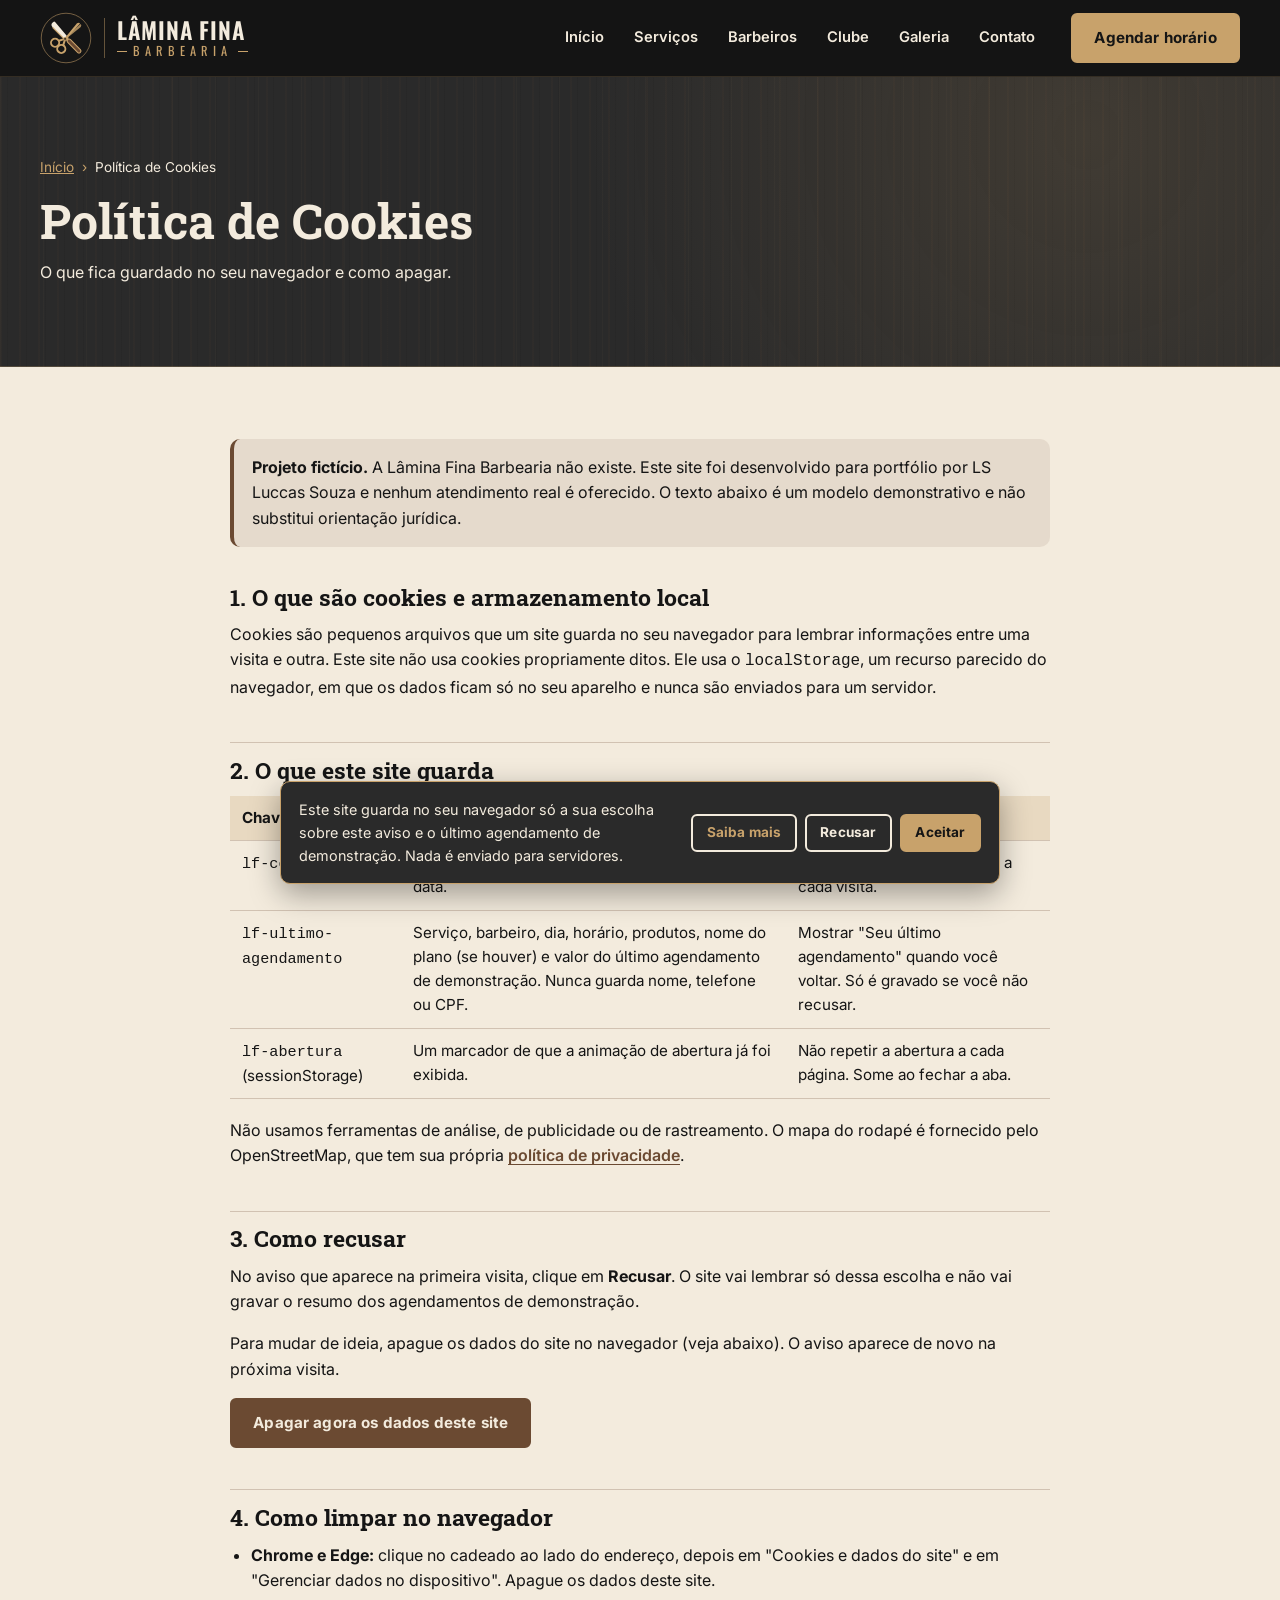
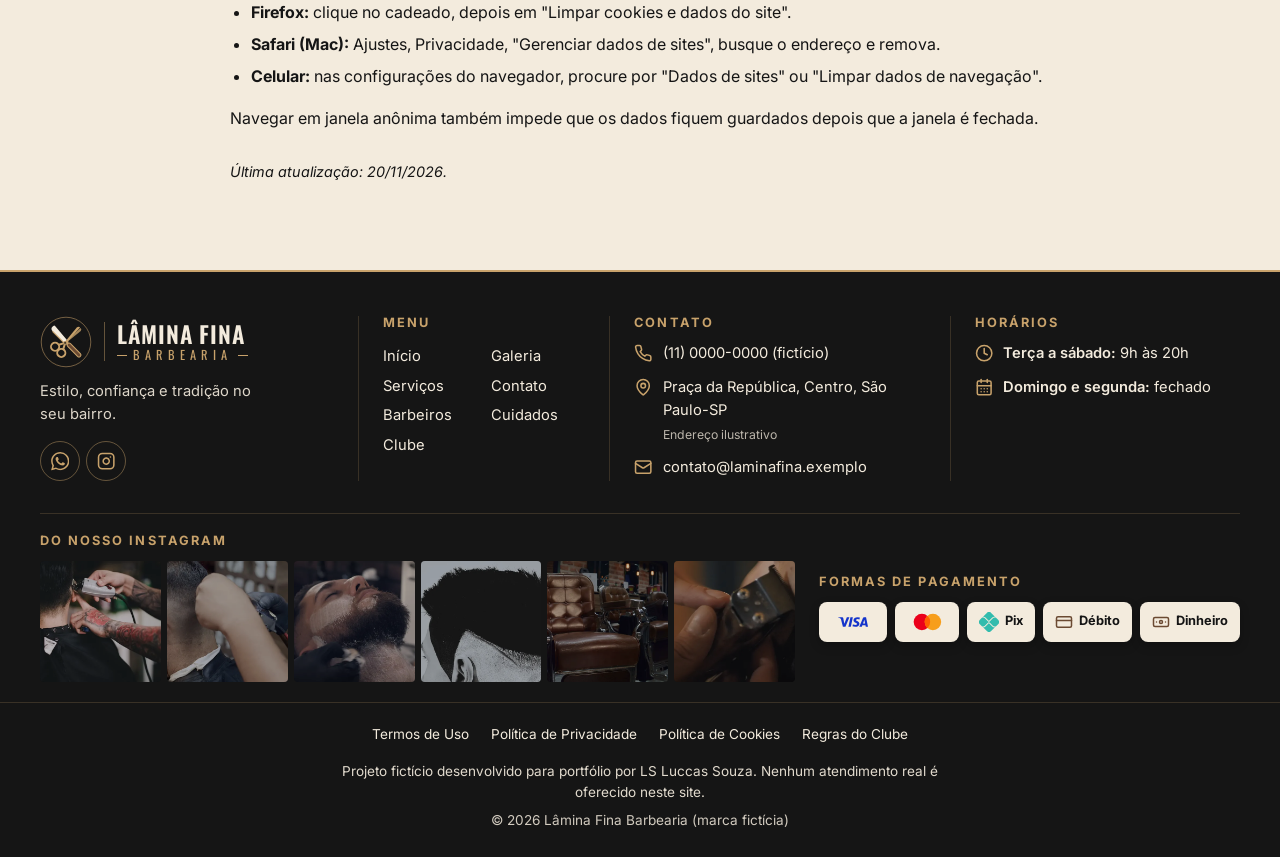
<file: politica-de-cookies.html>
<!DOCTYPE html>
<html lang="pt-BR">
<head>
  <meta charset="utf-8">
  <meta name="viewport" content="width=device-width, initial-scale=1">
  <title>Política de Cookies | Lâmina Fina Barbearia</title>
  <meta name="description" content="O que o site da Lâmina Fina Barbearia, projeto fictício, guarda no seu navegador, como recusar e como limpar.">
  <meta name="theme-color" content="#151515">
  <meta name="author" content="Luccas Souza">
  <link rel="canonical" href="https://luccas-souza7.github.io/barbearia/politica-de-cookies.html">
  <meta property="og:type" content="website">
  <meta property="og:locale" content="pt_BR">
  <meta property="og:site_name" content="Lâmina Fina Barbearia (projeto fictício)">
  <meta property="og:title" content="Política de Cookies | Lâmina Fina Barbearia">
  <meta property="og:description" content="O que o site da Lâmina Fina Barbearia, projeto fictício, guarda no seu navegador, como recusar e como limpar.">
  <meta property="og:url" content="https://luccas-souza7.github.io/barbearia/politica-de-cookies.html">
  <meta property="og:image" content="https://luccas-souza7.github.io/barbearia/assets/img/og-image.jpg">
  <meta property="og:image:width" content="1200">
  <meta property="og:image:height" content="630">
  <meta property="og:image:alt" content="Lâmina Fina Barbearia, projeto fictício de portfólio">
  <meta name="twitter:card" content="summary_large_image">
  <link rel="icon" href="assets/icons/favicon.svg" type="image/svg+xml">
  <link rel="preconnect" href="https://fonts.googleapis.com">
  <link rel="preconnect" href="https://fonts.gstatic.com" crossorigin>
  <link rel="stylesheet" href="https://fonts.googleapis.com/css2?family=Inter:wght@400;500;600;700&family=Oswald:wght@500;600&family=Roboto+Slab:wght@700&display=swap">
  <link rel="stylesheet" href="assets/css/styles.css">
</head>
<body>
  <a class="pular-conteudo" href="#conteudo">Pular para o conteúdo</a>

  <div class="transicao" aria-hidden="true"><span></span></div>

  <header class="cabecalho">
    <div class="container">
      <a class="marca" href="index.html">
        <svg class="marca__emblema" viewBox="0 0 64 64" aria-hidden="true" focusable="false">
        <circle cx="32" cy="32" r="30.5" class="e-carvao"/>
        <circle cx="32" cy="32" r="30.5" fill="none" stroke="#c8a26b" stroke-width="1.2" opacity=".55"/>
        <g transform="rotate(-45 32 32)">
          <path class="e-creme" d="M29.6 31V11.5Q29.6 7 33.4 7H35q1.6 0 1.4 2l-1.8 22z"/>
          <path d="M29.6 11v20" stroke="#c8a26b" stroke-width="1.4"/>
          <circle class="e-dourado" cx="32" cy="33" r="2.4"/>
          <rect class="e-couro" x="29.6" y="35" width="4.8" height="22" rx="2.4" stroke="#c8a26b" stroke-width="1.3"/>
        </g>
        <g transform="rotate(45 32 32)">
          <path class="e-dourado" d="M31.1 33 28.7 9.6Q29.6 6.6 31.5 7.1L33 33z"/>
          <path class="e-dourado" d="M32.9 33 35.3 9.6Q34.4 6.6 32.5 7.1L31 33z" opacity=".8"/>
          <path class="e-traco" d="M31.3 34.6 28.2 40.6M32.7 34.6l3.1 6"/>
          <circle class="e-traco" cx="26.6" cy="45.6" r="5"/>
          <circle class="e-traco" cx="37.4" cy="45.6" r="5"/>
          <circle class="e-carvao" cx="32" cy="33.6" r="1.7" stroke="#c8a26b" stroke-width="1"/>
        </g>
      </svg>
        <span class="marca__texto"><span class="marca__nome">LÂMINA FINA</span> <span class="marca__sub">BARBEARIA</span><span class="sr-only">, página inicial</span></span>
      </a>
      <button type="button" class="menu-toggle" aria-expanded="false" aria-controls="menu-principal" aria-label="Abrir menu">
        <svg class="icone icone-abrir" aria-hidden="true" focusable="false"><use href="assets/icons/sprite.svg#i-menu"></use></svg><svg class="icone icone-fechar" aria-hidden="true" focusable="false"><use href="assets/icons/sprite.svg#i-x"></use></svg>
      </button>
      <nav class="menu" id="menu-principal" aria-label="Menu principal">
        <ul class="menu__lista">
          <li><a class="menu__link" href="index.html#inicio">Início</a></li><li><a class="menu__link" href="index.html#servicos">Serviços</a></li><li><a class="menu__link" href="index.html#barbeiros">Barbeiros</a></li><li><a class="menu__link" href="index.html#clube">Clube</a></li><li><a class="menu__link" href="index.html#galeria">Galeria</a></li><li><a class="menu__link" href="index.html#localizacao">Contato</a></li>
        </ul>
        <a class="btn btn--bloco menu__cta-mobile" href="index.html#agendamento"><svg class="icone " aria-hidden="true" focusable="false"><use href="assets/icons/sprite.svg#i-calendar-days"></use></svg>Agendar horário</a>
      </nav>
      <a class="btn cabecalho__cta" href="index.html#agendamento">Agendar horário</a>
    </div>
  </header>

  <main id="conteudo">
    <section class="pagina-topo">
      <div class="container">
        <nav aria-label="Você está em"><ol class="trilha"><li><a href="index.html">Início</a></li><li aria-current="page">Política de Cookies</li></ol></nav>
        <h1>Política de Cookies</h1>
        <p>O que fica guardado no seu navegador e como apagar.</p>
      </div>
    </section>
    <article class="texto-legal fundo-claro">
      <div class="container">
        <div class="caixa-aviso">
          <p><strong>Projeto fictício.</strong> A Lâmina Fina Barbearia não existe. Este site foi desenvolvido para portfólio por LS Luccas Souza e nenhum atendimento real é oferecido. O texto abaixo é um modelo demonstrativo e não substitui orientação jurídica.</p>
        </div>
        <h2>1. O que são cookies e armazenamento local</h2>
        <p>Cookies são pequenos arquivos que um site guarda no seu navegador para lembrar informações entre uma visita e outra. Este site não usa cookies propriamente ditos. Ele usa o <code>localStorage</code>, um recurso parecido do navegador, em que os dados ficam só no seu aparelho e nunca são enviados para um servidor.</p>

        <h2>2. O que este site guarda</h2>
        <table>
          <thead><tr><th scope="col">Chave</th><th scope="col">Conteúdo</th><th scope="col">Para quê</th></tr></thead>
          <tbody>
            <tr><td><code>lf-cookies</code></td><td>Sua escolha no aviso (aceito ou recusado) e a data.</td><td>Não mostrar o aviso de novo a cada visita.</td></tr>
            <tr><td><code>lf-ultimo-agendamento</code></td><td>Serviço, barbeiro, dia, horário, produtos, nome do plano (se houver) e valor do último agendamento de demonstração. Nunca guarda nome, telefone ou CPF.</td><td>Mostrar "Seu último agendamento" quando você voltar. Só é gravado se você não recusar.</td></tr>
            <tr><td><code>lf-abertura</code> (sessionStorage)</td><td>Um marcador de que a animação de abertura já foi exibida.</td><td>Não repetir a abertura a cada página. Some ao fechar a aba.</td></tr>
          </tbody>
        </table>
        <p>Não usamos ferramentas de análise, de publicidade ou de rastreamento. O mapa do rodapé é fornecido pelo OpenStreetMap, que tem sua própria <a href="https://wiki.osmfoundation.org/wiki/Privacy_Policy" target="_blank" rel="noopener">política de privacidade</a>.</p>

        <h2>3. Como recusar</h2>
        <p>No aviso que aparece na primeira visita, clique em <strong>Recusar</strong>. O site vai lembrar só dessa escolha e não vai gravar o resumo dos agendamentos de demonstração.</p>
        <p>Para mudar de ideia, apague os dados do site no navegador (veja abaixo). O aviso aparece de novo na próxima visita.</p>
        <p><button type="button" class="btn btn--couro" id="limpar-dados">Apagar agora os dados deste site</button></p>
        <p id="limpar-status" role="status"></p>

        <h2>4. Como limpar no navegador</h2>
        <ul>
          <li><strong>Chrome e Edge:</strong> clique no cadeado ao lado do endereço, depois em "Cookies e dados do site" e em "Gerenciar dados no dispositivo". Apague os dados deste site.</li>
          <li><strong>Firefox:</strong> clique no cadeado, depois em "Limpar cookies e dados do site".</li>
          <li><strong>Safari (Mac):</strong> Ajustes, Privacidade, "Gerenciar dados de sites", busque o endereço e remova.</li>
          <li><strong>Celular:</strong> nas configurações do navegador, procure por "Dados de sites" ou "Limpar dados de navegação".</li>
        </ul>
        <p>Navegar em janela anônima também impede que os dados fiquem guardados depois que a janela é fechada.</p>

        <p class="atualizacao">Última atualização: 20/11/2026.</p>
      </div>
    </article>
  </main>

  <footer class="rodape" id="contato">
    <div class="container">
      <div class="rodape__grade">
        <div class="rodape__marca">
          <a class="marca" href="index.html">
            <svg class="marca__emblema" viewBox="0 0 64 64" aria-hidden="true" focusable="false">
        <circle cx="32" cy="32" r="30.5" class="e-carvao"/>
        <circle cx="32" cy="32" r="30.5" fill="none" stroke="#c8a26b" stroke-width="1.2" opacity=".55"/>
        <g transform="rotate(-45 32 32)">
          <path class="e-creme" d="M29.6 31V11.5Q29.6 7 33.4 7H35q1.6 0 1.4 2l-1.8 22z"/>
          <path d="M29.6 11v20" stroke="#c8a26b" stroke-width="1.4"/>
          <circle class="e-dourado" cx="32" cy="33" r="2.4"/>
          <rect class="e-couro" x="29.6" y="35" width="4.8" height="22" rx="2.4" stroke="#c8a26b" stroke-width="1.3"/>
        </g>
        <g transform="rotate(45 32 32)">
          <path class="e-dourado" d="M31.1 33 28.7 9.6Q29.6 6.6 31.5 7.1L33 33z"/>
          <path class="e-dourado" d="M32.9 33 35.3 9.6Q34.4 6.6 32.5 7.1L31 33z" opacity=".8"/>
          <path class="e-traco" d="M31.3 34.6 28.2 40.6M32.7 34.6l3.1 6"/>
          <circle class="e-traco" cx="26.6" cy="45.6" r="5"/>
          <circle class="e-traco" cx="37.4" cy="45.6" r="5"/>
          <circle class="e-carvao" cx="32" cy="33.6" r="1.7" stroke="#c8a26b" stroke-width="1"/>
        </g>
      </svg>
            <span class="marca__texto"><span class="marca__nome">LÂMINA FINA</span> <span class="marca__sub">BARBEARIA</span><span class="sr-only">, página inicial</span></span>
          </a>
          <p>Estilo, confiança e tradição no seu bairro.</p>
          <div class="rodape__redes">
            <button type="button" class="botao-icone" data-demo="WhatsApp" aria-label="WhatsApp (demonstração)"><svg class="icone " aria-hidden="true" focusable="false"><use href="assets/icons/sprite.svg#i-whatsapp"></use></svg></button>
            <button type="button" class="botao-icone" data-demo="Instagram" aria-label="Instagram (demonstração)"><svg class="icone " aria-hidden="true" focusable="false"><use href="assets/icons/sprite.svg#i-instagram"></use></svg></button>
          </div>
        </div>
        <nav aria-label="Menu do rodapé">
          <h3>Menu</h3>
          <ul class="rodape__menu"><li><a href="index.html#inicio">Início</a></li><li><a href="index.html#servicos">Serviços</a></li><li><a href="index.html#barbeiros">Barbeiros</a></li><li><a href="index.html#clube">Clube</a></li><li><a href="index.html#galeria">Galeria</a></li><li><a href="index.html#localizacao">Contato</a></li><li><a href="cuidados.html">Cuidados</a></li></ul>
        </nav>
        <div>
          <h3>Contato</h3>
          <ul class="rodape__contato">
            <li><svg class="icone " aria-hidden="true" focusable="false"><use href="assets/icons/sprite.svg#i-phone"></use></svg><span>(11) 0000-0000 (fictício)</span></li>
            <li><svg class="icone " aria-hidden="true" focusable="false"><use href="assets/icons/sprite.svg#i-map-pin"></use></svg><span>Praça da República, Centro, São Paulo-SP<br><small>Endereço ilustrativo</small></span></li>
            <li><svg class="icone " aria-hidden="true" focusable="false"><use href="assets/icons/sprite.svg#i-mail"></use></svg><span>contato@laminafina.exemplo</span></li>
          </ul>
        </div>
        <div>
          <h3>Horários</h3>
          <ul class="rodape__contato">
            <li><svg class="icone " aria-hidden="true" focusable="false"><use href="assets/icons/sprite.svg#i-clock"></use></svg><span><strong>Terça a sábado:</strong> 9h às 20h</span></li>
            <li><svg class="icone " aria-hidden="true" focusable="false"><use href="assets/icons/sprite.svg#i-calendar-days"></use></svg><span><strong>Domingo e segunda:</strong> fechado</span></li>
          </ul>
        </div>
      </div>

      <div class="rodape__faixa">
        <div>
          <h3>Do nosso Instagram</h3>
          <ul class="feed"></ul>
        </div>
        <div>
          <h3>Formas de pagamento</h3>
          <ul class="pagamentos">
            <li class="selo-pag" title="Visa"><svg class="logo-pag logo-pag--visa" viewBox="0 0 24 24" role="img" aria-label="Visa"><use href="assets/icons/sprite.svg#logo-visa"></use></svg></li>
            <li class="selo-pag" title="Mastercard"><svg class="logo-pag" viewBox="0 0 38 24" role="img" aria-label="Mastercard"><use href="assets/icons/sprite.svg#logo-mastercard"></use></svg></li>
            <li class="selo-pag" title="Pix"><svg class="logo-pag logo-pag--pix" viewBox="0 0 24 24" aria-hidden="true"><use href="assets/icons/sprite.svg#logo-pix"></use></svg><span>Pix</span></li>
            <li class="selo-pag"><svg class="icone " aria-hidden="true" focusable="false"><use href="assets/icons/sprite.svg#i-credit-card"></use></svg><span>Débito</span></li>
            <li class="selo-pag"><svg class="icone " aria-hidden="true" focusable="false"><use href="assets/icons/sprite.svg#i-banknote"></use></svg><span>Dinheiro</span></li>
          </ul>
        </div>
      </div>
    </div>
    <div class="rodape__base">
      <div class="container">
        <ul class="rodape__links">
          <li><a href="termos-de-uso.html">Termos de Uso</a></li>
          <li><a href="politica-de-privacidade.html">Política de Privacidade</a></li>
          <li><a href="politica-de-cookies.html">Política de Cookies</a></li>
          <li><a href="regras-do-clube.html">Regras do Clube</a></li>
        </ul>
        <p class="rodape__aviso">Projeto fictício desenvolvido para portfólio por LS Luccas Souza. Nenhum atendimento real é oferecido neste site.</p>
        <p class="rodape__copy">© 2026 Lâmina Fina Barbearia (marca fictícia)</p>
      </div>
    </div>
  </footer>

  <div id="banner-cookies" class="cookies" role="region" aria-label="Aviso de cookies" hidden>
    <p>Este site guarda no seu navegador só a sua escolha sobre este aviso e o último agendamento de demonstração. Nada é enviado para servidores.</p>
    <div class="cookies__acoes">
      <a class="btn btn--pequeno btn--contorno" href="politica-de-cookies.html">Saiba mais</a>
      <button type="button" class="btn btn--pequeno btn--contorno" data-cookies="recusado">Recusar</button>
      <button type="button" class="btn btn--pequeno" data-cookies="aceito">Aceitar</button>
    </div>
  </div>

  <dialog id="modal-demo" class="modal" aria-labelledby="modal-demo-titulo" aria-describedby="modal-demo-texto">
    <div class="modal__corpo">
      <button type="button" class="botao-icone modal__fechar" data-fechar aria-label="Fechar"><svg class="icone " aria-hidden="true" focusable="false"><use href="assets/icons/sprite.svg#i-x"></use></svg></button>
      <div class="modal__icone"><svg class="icone " aria-hidden="true" focusable="false"><use href="assets/icons/sprite.svg#i-info"></use></svg></div>
      <h2 id="modal-demo-titulo">Projeto demonstrativo</h2>
      <p id="modal-demo-texto">Este é um projeto demonstrativo. Em um site real, este botão levaria ao WhatsApp ou ao sistema da barbearia.</p>
      <div class="modal__acoes"><button type="button" class="btn" data-fechar data-foco-inicial>Entendi</button></div>
    </div>
  </dialog>

  <script src="assets/js/dados.js" defer></script>
  <script src="assets/js/main.js" defer></script>

  <script>
    document.getElementById("limpar-dados").addEventListener("click", function () {
      try { localStorage.removeItem("lf-cookies"); localStorage.removeItem("lf-ultimo-agendamento"); } catch (e) {}
      document.getElementById("limpar-status").textContent = "Pronto. Os dados deste site foram apagados do seu navegador.";
    });
  </script>
</body>
</html>
</file>
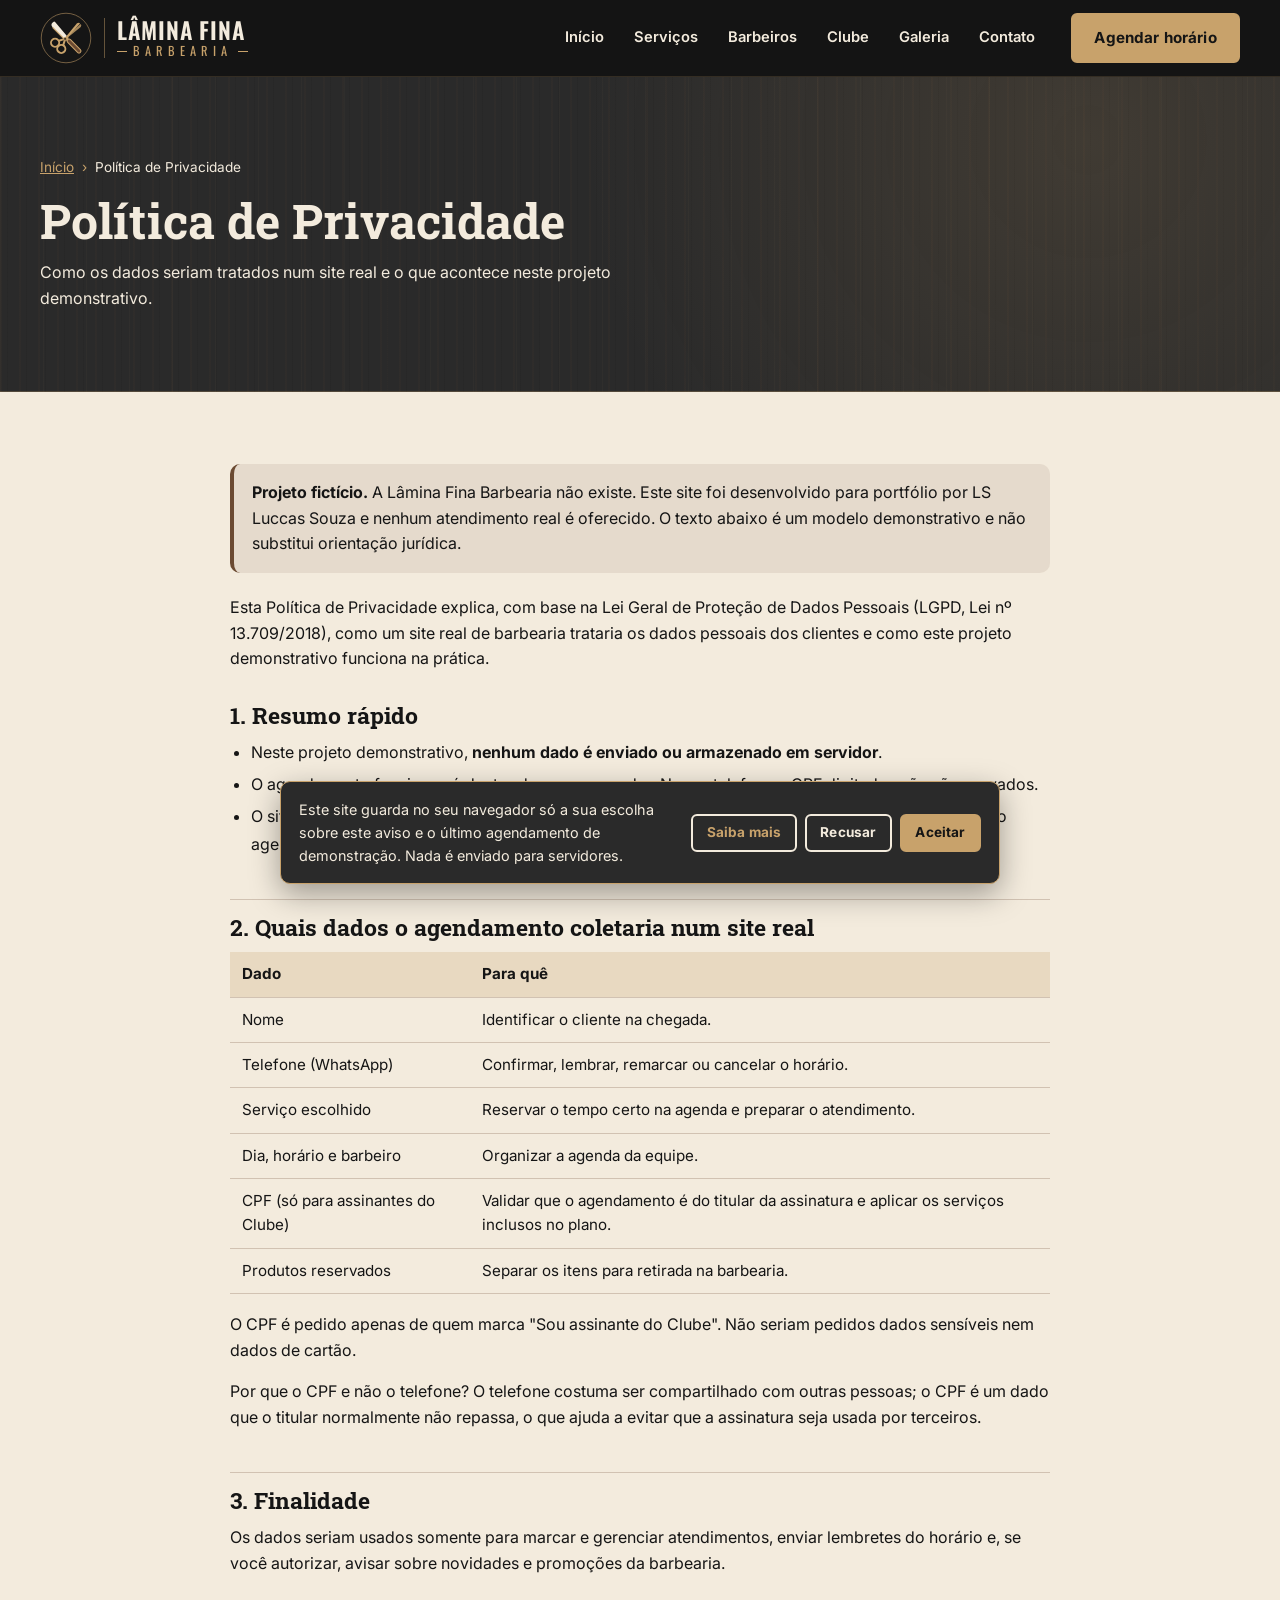
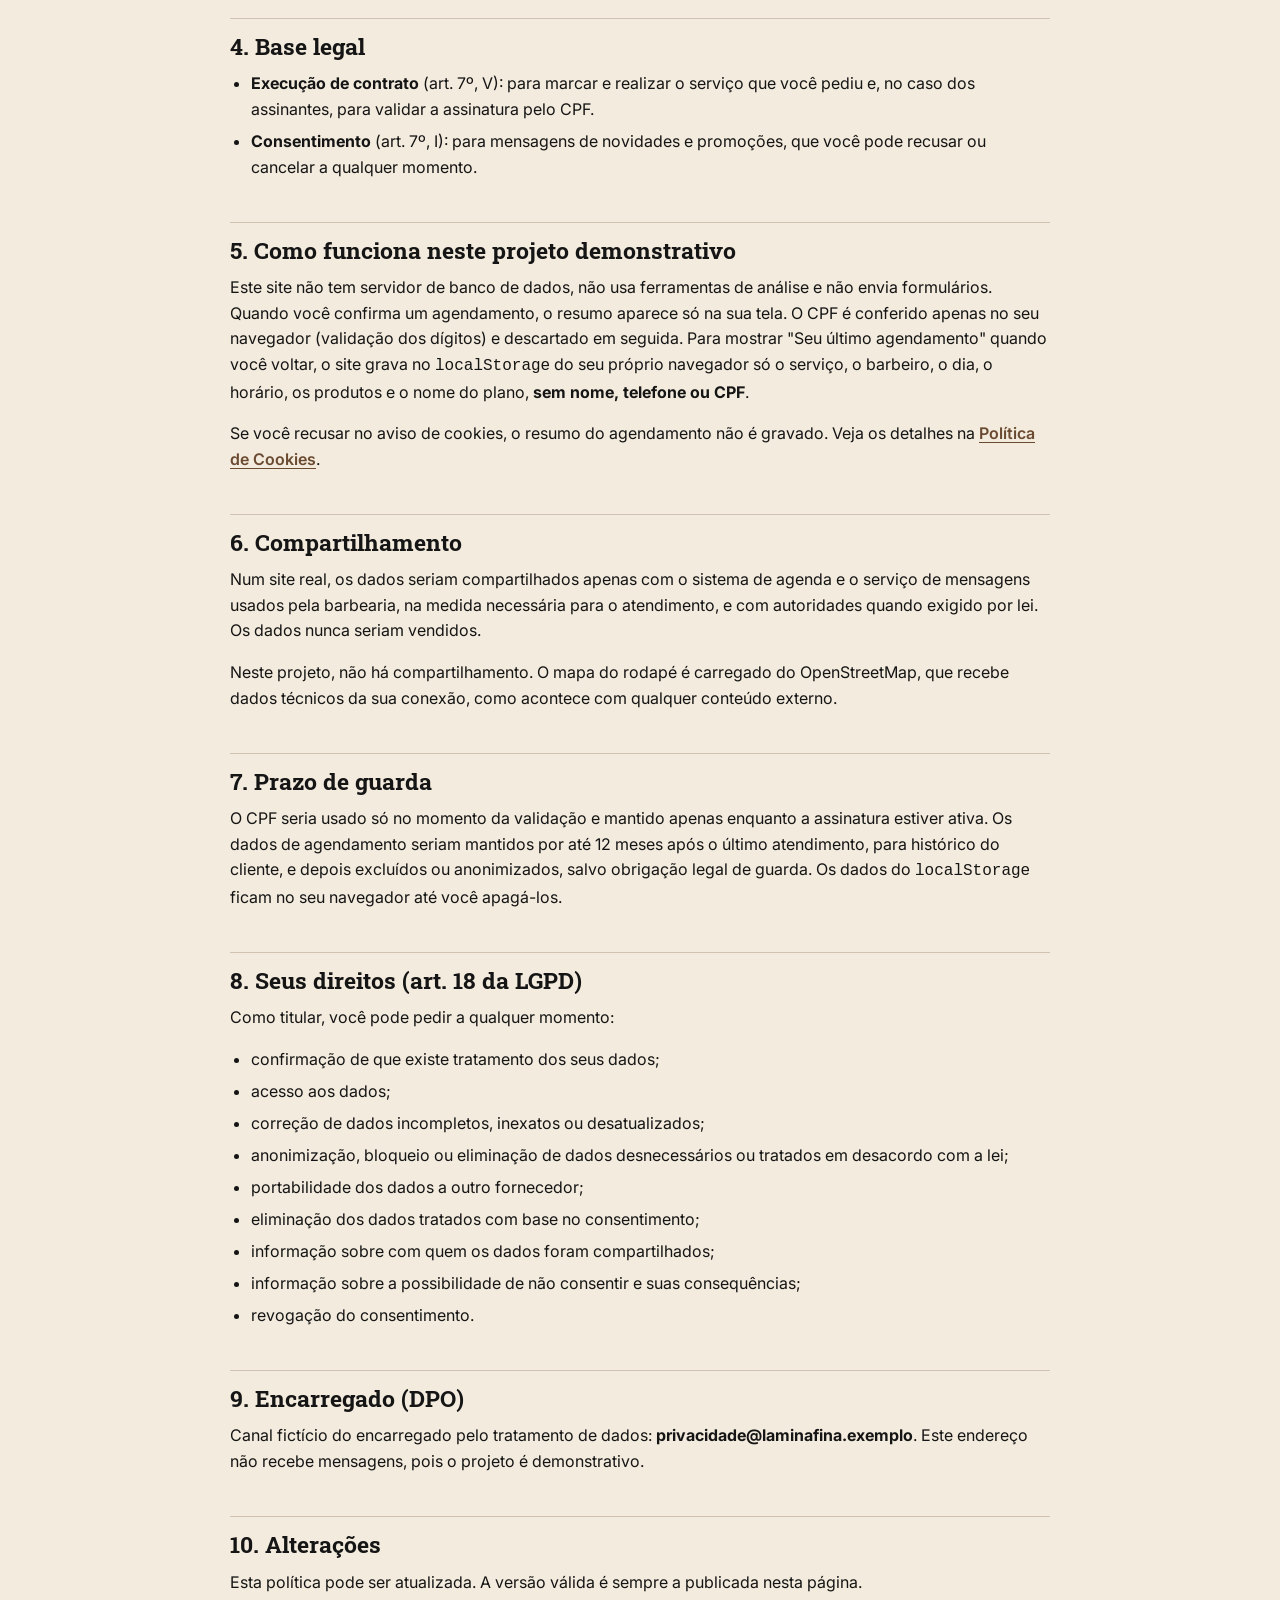
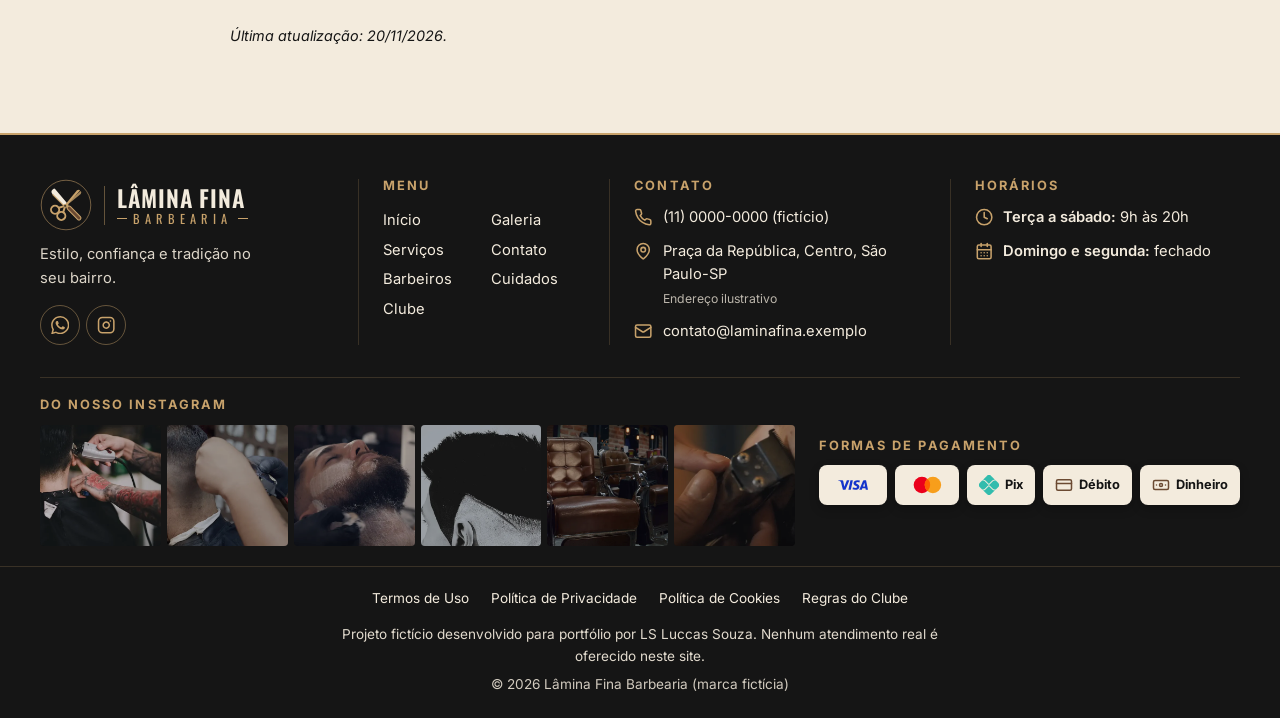
<file: politica-de-privacidade.html>
<!DOCTYPE html>
<html lang="pt-BR">
<head>
  <meta charset="utf-8">
  <meta name="viewport" content="width=device-width, initial-scale=1">
  <title>Política de Privacidade | Lâmina Fina Barbearia</title>
  <meta name="description" content="Política de privacidade baseada na LGPD do site da Lâmina Fina Barbearia, projeto fictício: dados, finalidade, base legal e direitos do titular.">
  <meta name="theme-color" content="#151515">
  <meta name="author" content="Luccas Souza">
  <link rel="canonical" href="https://luccas-souza7.github.io/barbearia/politica-de-privacidade.html">
  <meta property="og:type" content="website">
  <meta property="og:locale" content="pt_BR">
  <meta property="og:site_name" content="Lâmina Fina Barbearia (projeto fictício)">
  <meta property="og:title" content="Política de Privacidade | Lâmina Fina Barbearia">
  <meta property="og:description" content="Política de privacidade baseada na LGPD do site da Lâmina Fina Barbearia, projeto fictício: dados, finalidade, base legal e direitos do titular.">
  <meta property="og:url" content="https://luccas-souza7.github.io/barbearia/politica-de-privacidade.html">
  <meta property="og:image" content="https://luccas-souza7.github.io/barbearia/assets/img/og-image.jpg">
  <meta property="og:image:width" content="1200">
  <meta property="og:image:height" content="630">
  <meta property="og:image:alt" content="Lâmina Fina Barbearia, projeto fictício de portfólio">
  <meta name="twitter:card" content="summary_large_image">
  <link rel="icon" href="assets/icons/favicon.svg" type="image/svg+xml">
  <link rel="preconnect" href="https://fonts.googleapis.com">
  <link rel="preconnect" href="https://fonts.gstatic.com" crossorigin>
  <link rel="stylesheet" href="https://fonts.googleapis.com/css2?family=Inter:wght@400;500;600;700&family=Oswald:wght@500;600&family=Roboto+Slab:wght@700&display=swap">
  <link rel="stylesheet" href="assets/css/styles.css">
</head>
<body>
  <a class="pular-conteudo" href="#conteudo">Pular para o conteúdo</a>

  <div class="transicao" aria-hidden="true"><span></span></div>

  <header class="cabecalho">
    <div class="container">
      <a class="marca" href="index.html">
        <svg class="marca__emblema" viewBox="0 0 64 64" aria-hidden="true" focusable="false">
        <circle cx="32" cy="32" r="30.5" class="e-carvao"/>
        <circle cx="32" cy="32" r="30.5" fill="none" stroke="#c8a26b" stroke-width="1.2" opacity=".55"/>
        <g transform="rotate(-45 32 32)">
          <path class="e-creme" d="M29.6 31V11.5Q29.6 7 33.4 7H35q1.6 0 1.4 2l-1.8 22z"/>
          <path d="M29.6 11v20" stroke="#c8a26b" stroke-width="1.4"/>
          <circle class="e-dourado" cx="32" cy="33" r="2.4"/>
          <rect class="e-couro" x="29.6" y="35" width="4.8" height="22" rx="2.4" stroke="#c8a26b" stroke-width="1.3"/>
        </g>
        <g transform="rotate(45 32 32)">
          <path class="e-dourado" d="M31.1 33 28.7 9.6Q29.6 6.6 31.5 7.1L33 33z"/>
          <path class="e-dourado" d="M32.9 33 35.3 9.6Q34.4 6.6 32.5 7.1L31 33z" opacity=".8"/>
          <path class="e-traco" d="M31.3 34.6 28.2 40.6M32.7 34.6l3.1 6"/>
          <circle class="e-traco" cx="26.6" cy="45.6" r="5"/>
          <circle class="e-traco" cx="37.4" cy="45.6" r="5"/>
          <circle class="e-carvao" cx="32" cy="33.6" r="1.7" stroke="#c8a26b" stroke-width="1"/>
        </g>
      </svg>
        <span class="marca__texto"><span class="marca__nome">LÂMINA FINA</span> <span class="marca__sub">BARBEARIA</span><span class="sr-only">, página inicial</span></span>
      </a>
      <button type="button" class="menu-toggle" aria-expanded="false" aria-controls="menu-principal" aria-label="Abrir menu">
        <svg class="icone icone-abrir" aria-hidden="true" focusable="false"><use href="assets/icons/sprite.svg#i-menu"></use></svg><svg class="icone icone-fechar" aria-hidden="true" focusable="false"><use href="assets/icons/sprite.svg#i-x"></use></svg>
      </button>
      <nav class="menu" id="menu-principal" aria-label="Menu principal">
        <ul class="menu__lista">
          <li><a class="menu__link" href="index.html#inicio">Início</a></li><li><a class="menu__link" href="index.html#servicos">Serviços</a></li><li><a class="menu__link" href="index.html#barbeiros">Barbeiros</a></li><li><a class="menu__link" href="index.html#clube">Clube</a></li><li><a class="menu__link" href="index.html#galeria">Galeria</a></li><li><a class="menu__link" href="index.html#localizacao">Contato</a></li>
        </ul>
        <a class="btn btn--bloco menu__cta-mobile" href="index.html#agendamento"><svg class="icone " aria-hidden="true" focusable="false"><use href="assets/icons/sprite.svg#i-calendar-days"></use></svg>Agendar horário</a>
      </nav>
      <a class="btn cabecalho__cta" href="index.html#agendamento">Agendar horário</a>
    </div>
  </header>

  <main id="conteudo">
    <section class="pagina-topo">
      <div class="container">
        <nav aria-label="Você está em"><ol class="trilha"><li><a href="index.html">Início</a></li><li aria-current="page">Política de Privacidade</li></ol></nav>
        <h1>Política de Privacidade</h1>
        <p>Como os dados seriam tratados num site real e o que acontece neste projeto demonstrativo.</p>
      </div>
    </section>
    <article class="texto-legal fundo-claro">
      <div class="container">
        <div class="caixa-aviso">
          <p><strong>Projeto fictício.</strong> A Lâmina Fina Barbearia não existe. Este site foi desenvolvido para portfólio por LS Luccas Souza e nenhum atendimento real é oferecido. O texto abaixo é um modelo demonstrativo e não substitui orientação jurídica.</p>
        </div>
        <p>Esta Política de Privacidade explica, com base na Lei Geral de Proteção de Dados Pessoais (LGPD, Lei nº 13.709/2018), como um site real de barbearia trataria os dados pessoais dos clientes e como este projeto demonstrativo funciona na prática.</p>

        <h2>1. Resumo rápido</h2>
        <ul>
          <li>Neste projeto demonstrativo, <strong>nenhum dado é enviado ou armazenado em servidor</strong>.</li>
          <li>O agendamento funciona só dentro do seu navegador. Nome, telefone e CPF digitados não são gravados.</li>
          <li>O site guarda no <code>localStorage</code> apenas a sua escolha sobre o aviso de cookies e o resumo do último agendamento de demonstração.</li>
        </ul>

        <h2>2. Quais dados o agendamento coletaria num site real</h2>
        <table>
          <thead><tr><th scope="col">Dado</th><th scope="col">Para quê</th></tr></thead>
          <tbody>
            <tr><td>Nome</td><td>Identificar o cliente na chegada.</td></tr>
            <tr><td>Telefone (WhatsApp)</td><td>Confirmar, lembrar, remarcar ou cancelar o horário.</td></tr>
            <tr><td>Serviço escolhido</td><td>Reservar o tempo certo na agenda e preparar o atendimento.</td></tr>
            <tr><td>Dia, horário e barbeiro</td><td>Organizar a agenda da equipe.</td></tr>
            <tr><td>CPF (só para assinantes do Clube)</td><td>Validar que o agendamento é do titular da assinatura e aplicar os serviços inclusos no plano.</td></tr>
            <tr><td>Produtos reservados</td><td>Separar os itens para retirada na barbearia.</td></tr>
          </tbody>
        </table>
        <p>O CPF é pedido apenas de quem marca "Sou assinante do Clube". Não seriam pedidos dados sensíveis nem dados de cartão.</p>
        <p>Por que o CPF e não o telefone? O telefone costuma ser compartilhado com outras pessoas; o CPF é um dado que o titular normalmente não repassa, o que ajuda a evitar que a assinatura seja usada por terceiros.</p>

        <h2>3. Finalidade</h2>
        <p>Os dados seriam usados somente para marcar e gerenciar atendimentos, enviar lembretes do horário e, se você autorizar, avisar sobre novidades e promoções da barbearia.</p>

        <h2>4. Base legal</h2>
        <ul>
          <li><strong>Execução de contrato</strong> (art. 7º, V): para marcar e realizar o serviço que você pediu e, no caso dos assinantes, para validar a assinatura pelo CPF.</li>
          <li><strong>Consentimento</strong> (art. 7º, I): para mensagens de novidades e promoções, que você pode recusar ou cancelar a qualquer momento.</li>
        </ul>

        <h2>5. Como funciona neste projeto demonstrativo</h2>
        <p>Este site não tem servidor de banco de dados, não usa ferramentas de análise e não envia formulários. Quando você confirma um agendamento, o resumo aparece só na sua tela. O CPF é conferido apenas no seu navegador (validação dos dígitos) e descartado em seguida. Para mostrar "Seu último agendamento" quando você voltar, o site grava no <code>localStorage</code> do seu próprio navegador só o serviço, o barbeiro, o dia, o horário, os produtos e o nome do plano, <strong>sem nome, telefone ou CPF</strong>.</p>
        <p>Se você recusar no aviso de cookies, o resumo do agendamento não é gravado. Veja os detalhes na <a href="politica-de-cookies.html">Política de Cookies</a>.</p>

        <h2>6. Compartilhamento</h2>
        <p>Num site real, os dados seriam compartilhados apenas com o sistema de agenda e o serviço de mensagens usados pela barbearia, na medida necessária para o atendimento, e com autoridades quando exigido por lei. Os dados nunca seriam vendidos.</p>
        <p>Neste projeto, não há compartilhamento. O mapa do rodapé é carregado do OpenStreetMap, que recebe dados técnicos da sua conexão, como acontece com qualquer conteúdo externo.</p>

        <h2>7. Prazo de guarda</h2>
        <p>O CPF seria usado só no momento da validação e mantido apenas enquanto a assinatura estiver ativa. Os dados de agendamento seriam mantidos por até 12 meses após o último atendimento, para histórico do cliente, e depois excluídos ou anonimizados, salvo obrigação legal de guarda. Os dados do <code>localStorage</code> ficam no seu navegador até você apagá-los.</p>

        <h2>8. Seus direitos (art. 18 da LGPD)</h2>
        <p>Como titular, você pode pedir a qualquer momento:</p>
        <ul>
          <li>confirmação de que existe tratamento dos seus dados;</li>
          <li>acesso aos dados;</li>
          <li>correção de dados incompletos, inexatos ou desatualizados;</li>
          <li>anonimização, bloqueio ou eliminação de dados desnecessários ou tratados em desacordo com a lei;</li>
          <li>portabilidade dos dados a outro fornecedor;</li>
          <li>eliminação dos dados tratados com base no consentimento;</li>
          <li>informação sobre com quem os dados foram compartilhados;</li>
          <li>informação sobre a possibilidade de não consentir e suas consequências;</li>
          <li>revogação do consentimento.</li>
        </ul>

        <h2>9. Encarregado (DPO)</h2>
        <p>Canal fictício do encarregado pelo tratamento de dados: <strong>privacidade@laminafina.exemplo</strong>. Este endereço não recebe mensagens, pois o projeto é demonstrativo.</p>

        <h2>10. Alterações</h2>
        <p>Esta política pode ser atualizada. A versão válida é sempre a publicada nesta página.</p>

        <p class="atualizacao">Última atualização: 20/11/2026.</p>
      </div>
    </article>
  </main>

  <footer class="rodape" id="contato">
    <div class="container">
      <div class="rodape__grade">
        <div class="rodape__marca">
          <a class="marca" href="index.html">
            <svg class="marca__emblema" viewBox="0 0 64 64" aria-hidden="true" focusable="false">
        <circle cx="32" cy="32" r="30.5" class="e-carvao"/>
        <circle cx="32" cy="32" r="30.5" fill="none" stroke="#c8a26b" stroke-width="1.2" opacity=".55"/>
        <g transform="rotate(-45 32 32)">
          <path class="e-creme" d="M29.6 31V11.5Q29.6 7 33.4 7H35q1.6 0 1.4 2l-1.8 22z"/>
          <path d="M29.6 11v20" stroke="#c8a26b" stroke-width="1.4"/>
          <circle class="e-dourado" cx="32" cy="33" r="2.4"/>
          <rect class="e-couro" x="29.6" y="35" width="4.8" height="22" rx="2.4" stroke="#c8a26b" stroke-width="1.3"/>
        </g>
        <g transform="rotate(45 32 32)">
          <path class="e-dourado" d="M31.1 33 28.7 9.6Q29.6 6.6 31.5 7.1L33 33z"/>
          <path class="e-dourado" d="M32.9 33 35.3 9.6Q34.4 6.6 32.5 7.1L31 33z" opacity=".8"/>
          <path class="e-traco" d="M31.3 34.6 28.2 40.6M32.7 34.6l3.1 6"/>
          <circle class="e-traco" cx="26.6" cy="45.6" r="5"/>
          <circle class="e-traco" cx="37.4" cy="45.6" r="5"/>
          <circle class="e-carvao" cx="32" cy="33.6" r="1.7" stroke="#c8a26b" stroke-width="1"/>
        </g>
      </svg>
            <span class="marca__texto"><span class="marca__nome">LÂMINA FINA</span> <span class="marca__sub">BARBEARIA</span><span class="sr-only">, página inicial</span></span>
          </a>
          <p>Estilo, confiança e tradição no seu bairro.</p>
          <div class="rodape__redes">
            <button type="button" class="botao-icone" data-demo="WhatsApp" aria-label="WhatsApp (demonstração)"><svg class="icone " aria-hidden="true" focusable="false"><use href="assets/icons/sprite.svg#i-whatsapp"></use></svg></button>
            <button type="button" class="botao-icone" data-demo="Instagram" aria-label="Instagram (demonstração)"><svg class="icone " aria-hidden="true" focusable="false"><use href="assets/icons/sprite.svg#i-instagram"></use></svg></button>
          </div>
        </div>
        <nav aria-label="Menu do rodapé">
          <h3>Menu</h3>
          <ul class="rodape__menu"><li><a href="index.html#inicio">Início</a></li><li><a href="index.html#servicos">Serviços</a></li><li><a href="index.html#barbeiros">Barbeiros</a></li><li><a href="index.html#clube">Clube</a></li><li><a href="index.html#galeria">Galeria</a></li><li><a href="index.html#localizacao">Contato</a></li><li><a href="cuidados.html">Cuidados</a></li></ul>
        </nav>
        <div>
          <h3>Contato</h3>
          <ul class="rodape__contato">
            <li><svg class="icone " aria-hidden="true" focusable="false"><use href="assets/icons/sprite.svg#i-phone"></use></svg><span>(11) 0000-0000 (fictício)</span></li>
            <li><svg class="icone " aria-hidden="true" focusable="false"><use href="assets/icons/sprite.svg#i-map-pin"></use></svg><span>Praça da República, Centro, São Paulo-SP<br><small>Endereço ilustrativo</small></span></li>
            <li><svg class="icone " aria-hidden="true" focusable="false"><use href="assets/icons/sprite.svg#i-mail"></use></svg><span>contato@laminafina.exemplo</span></li>
          </ul>
        </div>
        <div>
          <h3>Horários</h3>
          <ul class="rodape__contato">
            <li><svg class="icone " aria-hidden="true" focusable="false"><use href="assets/icons/sprite.svg#i-clock"></use></svg><span><strong>Terça a sábado:</strong> 9h às 20h</span></li>
            <li><svg class="icone " aria-hidden="true" focusable="false"><use href="assets/icons/sprite.svg#i-calendar-days"></use></svg><span><strong>Domingo e segunda:</strong> fechado</span></li>
          </ul>
        </div>
      </div>

      <div class="rodape__faixa">
        <div>
          <h3>Do nosso Instagram</h3>
          <ul class="feed"></ul>
        </div>
        <div>
          <h3>Formas de pagamento</h3>
          <ul class="pagamentos">
            <li class="selo-pag" title="Visa"><svg class="logo-pag logo-pag--visa" viewBox="0 0 24 24" role="img" aria-label="Visa"><use href="assets/icons/sprite.svg#logo-visa"></use></svg></li>
            <li class="selo-pag" title="Mastercard"><svg class="logo-pag" viewBox="0 0 38 24" role="img" aria-label="Mastercard"><use href="assets/icons/sprite.svg#logo-mastercard"></use></svg></li>
            <li class="selo-pag" title="Pix"><svg class="logo-pag logo-pag--pix" viewBox="0 0 24 24" aria-hidden="true"><use href="assets/icons/sprite.svg#logo-pix"></use></svg><span>Pix</span></li>
            <li class="selo-pag"><svg class="icone " aria-hidden="true" focusable="false"><use href="assets/icons/sprite.svg#i-credit-card"></use></svg><span>Débito</span></li>
            <li class="selo-pag"><svg class="icone " aria-hidden="true" focusable="false"><use href="assets/icons/sprite.svg#i-banknote"></use></svg><span>Dinheiro</span></li>
          </ul>
        </div>
      </div>
    </div>
    <div class="rodape__base">
      <div class="container">
        <ul class="rodape__links">
          <li><a href="termos-de-uso.html">Termos de Uso</a></li>
          <li><a href="politica-de-privacidade.html">Política de Privacidade</a></li>
          <li><a href="politica-de-cookies.html">Política de Cookies</a></li>
          <li><a href="regras-do-clube.html">Regras do Clube</a></li>
        </ul>
        <p class="rodape__aviso">Projeto fictício desenvolvido para portfólio por LS Luccas Souza. Nenhum atendimento real é oferecido neste site.</p>
        <p class="rodape__copy">© 2026 Lâmina Fina Barbearia (marca fictícia)</p>
      </div>
    </div>
  </footer>

  <div id="banner-cookies" class="cookies" role="region" aria-label="Aviso de cookies" hidden>
    <p>Este site guarda no seu navegador só a sua escolha sobre este aviso e o último agendamento de demonstração. Nada é enviado para servidores.</p>
    <div class="cookies__acoes">
      <a class="btn btn--pequeno btn--contorno" href="politica-de-cookies.html">Saiba mais</a>
      <button type="button" class="btn btn--pequeno btn--contorno" data-cookies="recusado">Recusar</button>
      <button type="button" class="btn btn--pequeno" data-cookies="aceito">Aceitar</button>
    </div>
  </div>

  <dialog id="modal-demo" class="modal" aria-labelledby="modal-demo-titulo" aria-describedby="modal-demo-texto">
    <div class="modal__corpo">
      <button type="button" class="botao-icone modal__fechar" data-fechar aria-label="Fechar"><svg class="icone " aria-hidden="true" focusable="false"><use href="assets/icons/sprite.svg#i-x"></use></svg></button>
      <div class="modal__icone"><svg class="icone " aria-hidden="true" focusable="false"><use href="assets/icons/sprite.svg#i-info"></use></svg></div>
      <h2 id="modal-demo-titulo">Projeto demonstrativo</h2>
      <p id="modal-demo-texto">Este é um projeto demonstrativo. Em um site real, este botão levaria ao WhatsApp ou ao sistema da barbearia.</p>
      <div class="modal__acoes"><button type="button" class="btn" data-fechar data-foco-inicial>Entendi</button></div>
    </div>
  </dialog>

  <script src="assets/js/dados.js" defer></script>
  <script src="assets/js/main.js" defer></script>
</body>
</html>
</file>
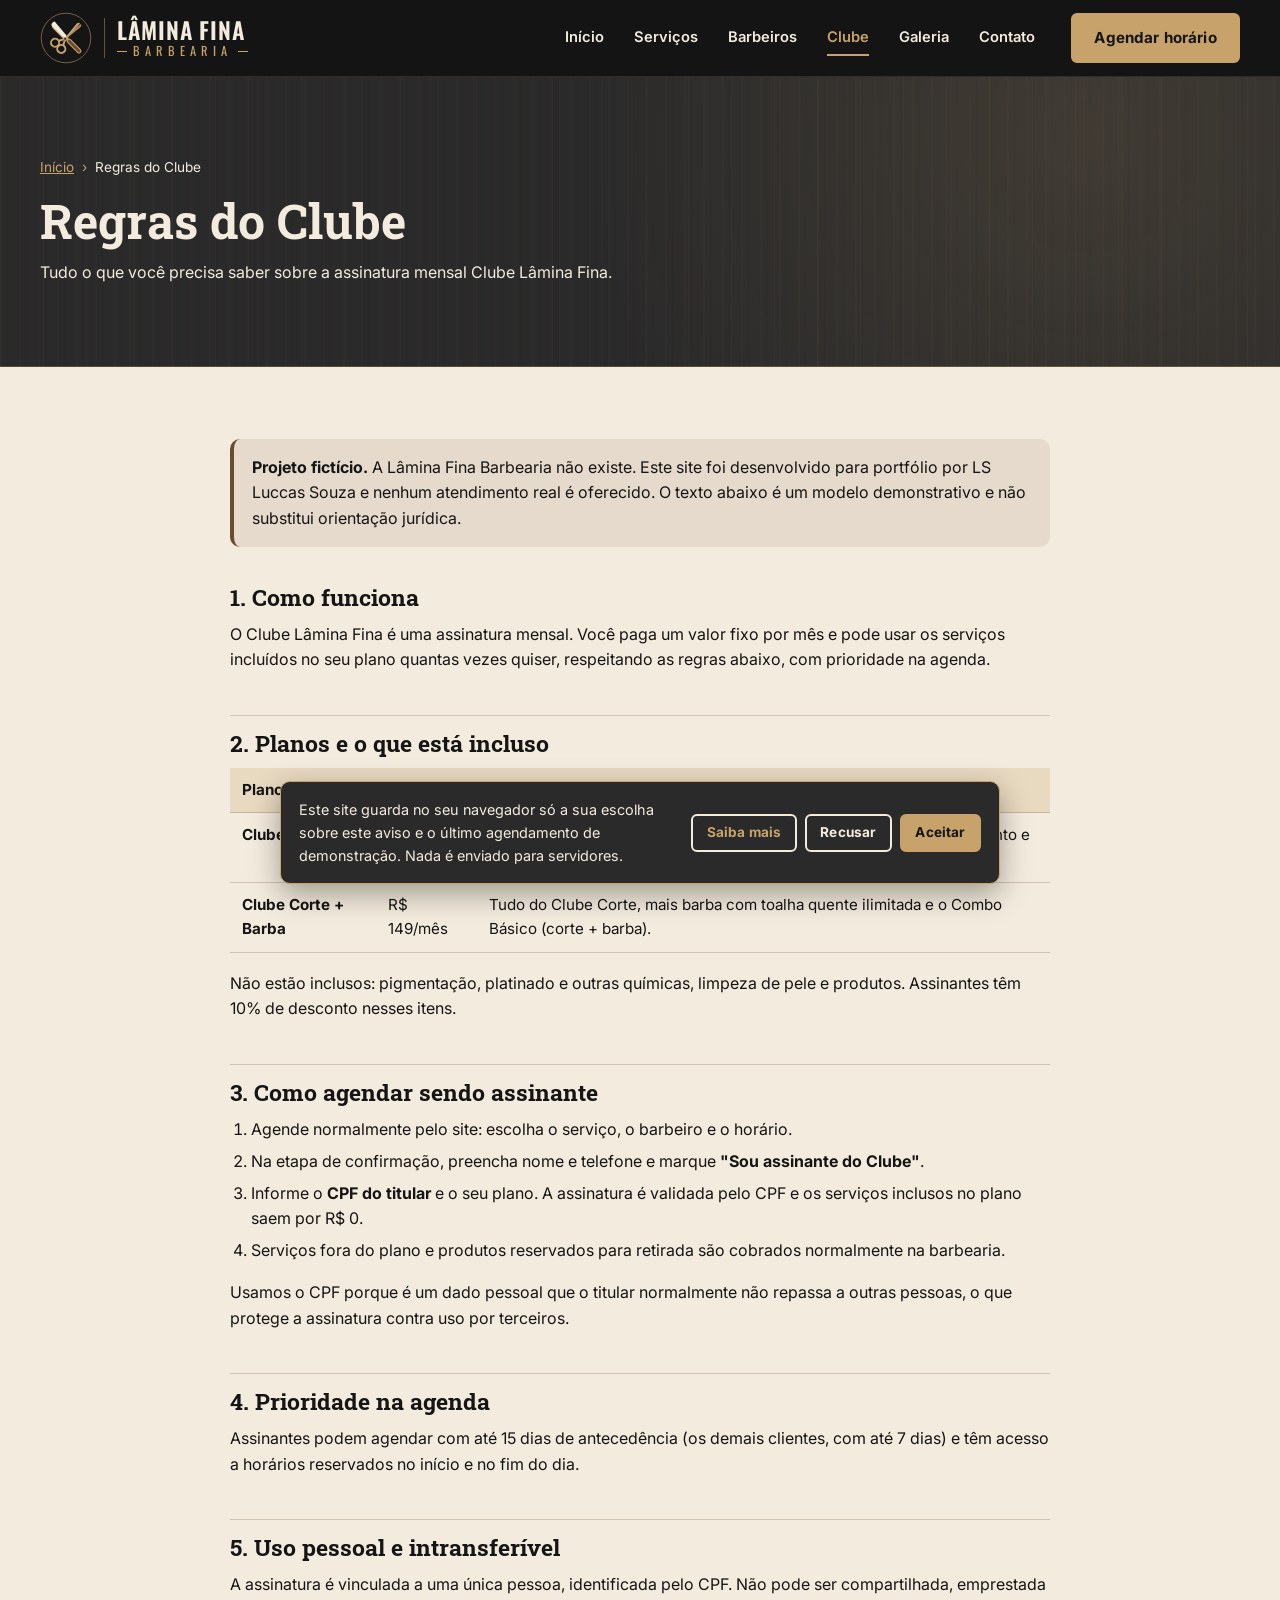
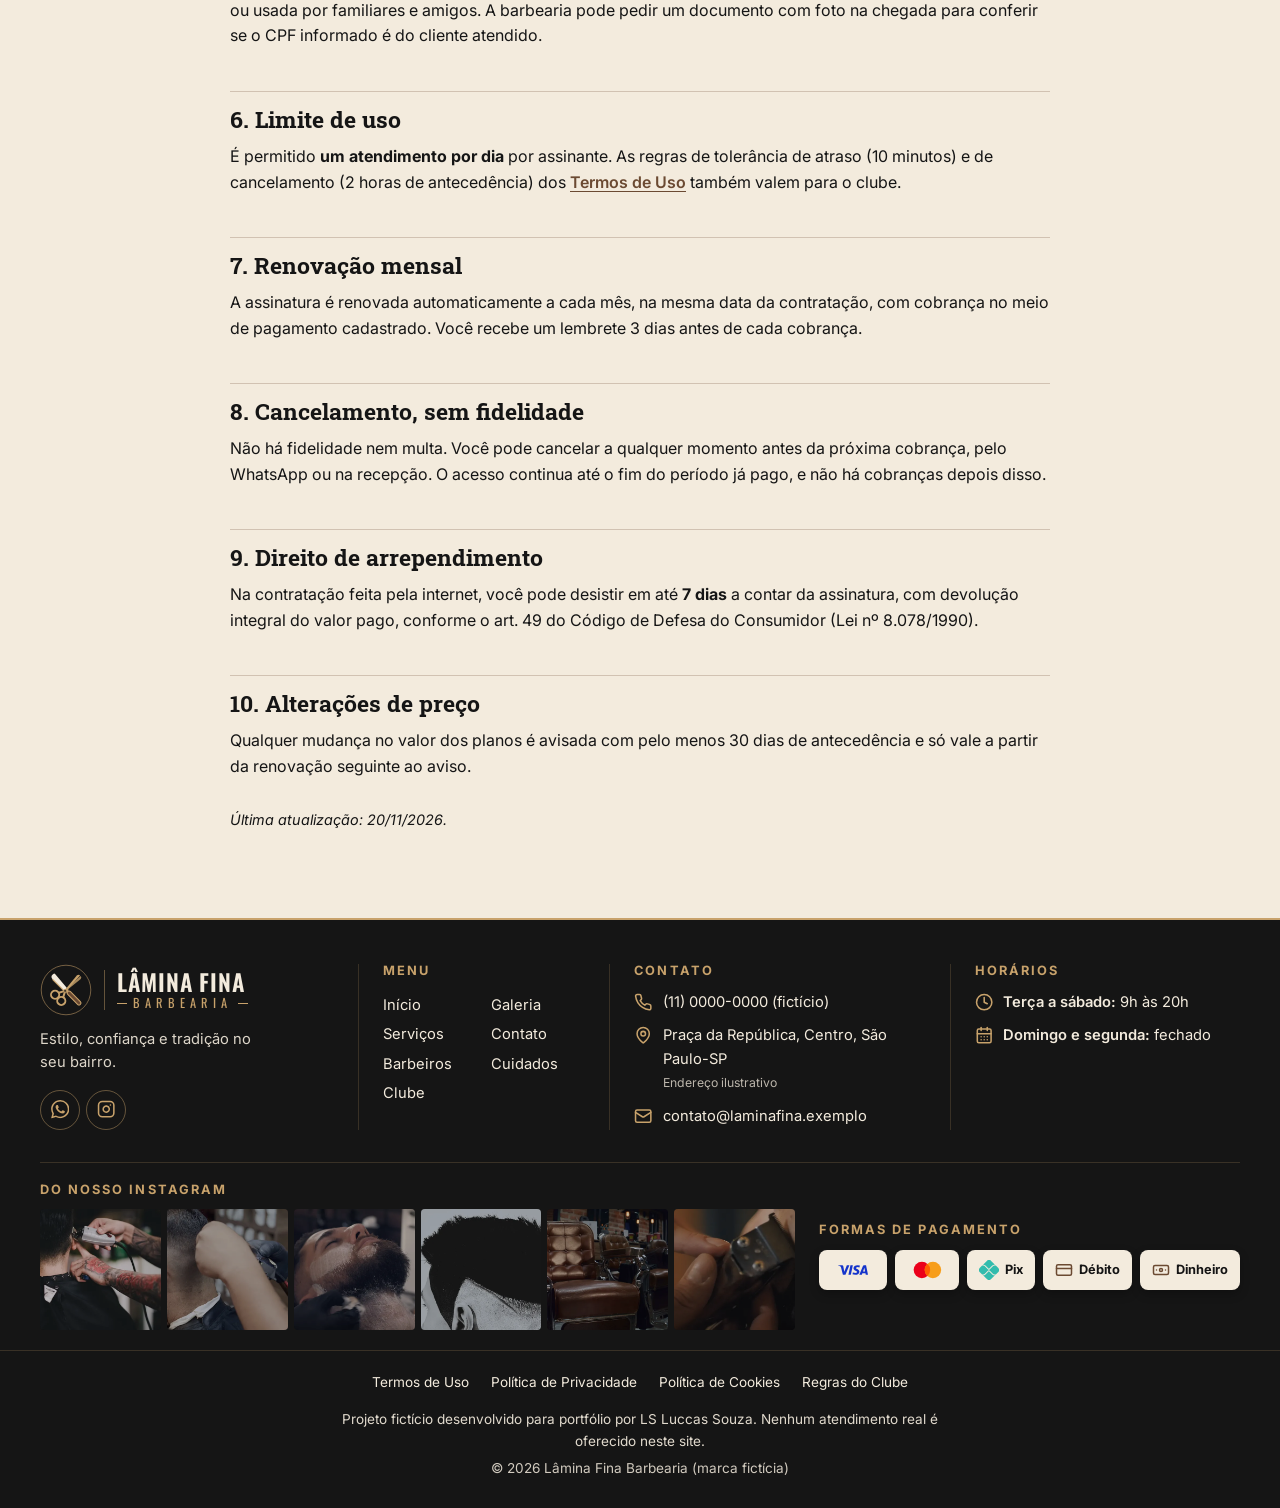
<file: regras-do-clube.html>
<!DOCTYPE html>
<html lang="pt-BR">
<head>
  <meta charset="utf-8">
  <meta name="viewport" content="width=device-width, initial-scale=1">
  <title>Regras do Clube | Lâmina Fina Barbearia</title>
  <meta name="description" content="Regras do Clube Lâmina Fina, assinatura fictícia de barbearia: planos, uso pessoal, renovação, cancelamento sem fidelidade e direito de arrependimento.">
  <meta name="theme-color" content="#151515">
  <meta name="author" content="Luccas Souza">
  <link rel="canonical" href="https://luccas-souza7.github.io/barbearia/regras-do-clube.html">
  <meta property="og:type" content="website">
  <meta property="og:locale" content="pt_BR">
  <meta property="og:site_name" content="Lâmina Fina Barbearia (projeto fictício)">
  <meta property="og:title" content="Regras do Clube | Lâmina Fina Barbearia">
  <meta property="og:description" content="Regras do Clube Lâmina Fina, assinatura fictícia de barbearia: planos, uso pessoal, renovação, cancelamento sem fidelidade e direito de arrependimento.">
  <meta property="og:url" content="https://luccas-souza7.github.io/barbearia/regras-do-clube.html">
  <meta property="og:image" content="https://luccas-souza7.github.io/barbearia/assets/img/og-image.jpg">
  <meta property="og:image:width" content="1200">
  <meta property="og:image:height" content="630">
  <meta property="og:image:alt" content="Lâmina Fina Barbearia, projeto fictício de portfólio">
  <meta name="twitter:card" content="summary_large_image">
  <link rel="icon" href="assets/icons/favicon.svg" type="image/svg+xml">
  <link rel="preconnect" href="https://fonts.googleapis.com">
  <link rel="preconnect" href="https://fonts.gstatic.com" crossorigin>
  <link rel="stylesheet" href="https://fonts.googleapis.com/css2?family=Inter:wght@400;500;600;700&family=Oswald:wght@500;600&family=Roboto+Slab:wght@700&display=swap">
  <link rel="stylesheet" href="assets/css/styles.css">
</head>
<body>
  <a class="pular-conteudo" href="#conteudo">Pular para o conteúdo</a>

  <div class="transicao" aria-hidden="true"><span></span></div>

  <header class="cabecalho">
    <div class="container">
      <a class="marca" href="index.html">
        <svg class="marca__emblema" viewBox="0 0 64 64" aria-hidden="true" focusable="false">
        <circle cx="32" cy="32" r="30.5" class="e-carvao"/>
        <circle cx="32" cy="32" r="30.5" fill="none" stroke="#c8a26b" stroke-width="1.2" opacity=".55"/>
        <g transform="rotate(-45 32 32)">
          <path class="e-creme" d="M29.6 31V11.5Q29.6 7 33.4 7H35q1.6 0 1.4 2l-1.8 22z"/>
          <path d="M29.6 11v20" stroke="#c8a26b" stroke-width="1.4"/>
          <circle class="e-dourado" cx="32" cy="33" r="2.4"/>
          <rect class="e-couro" x="29.6" y="35" width="4.8" height="22" rx="2.4" stroke="#c8a26b" stroke-width="1.3"/>
        </g>
        <g transform="rotate(45 32 32)">
          <path class="e-dourado" d="M31.1 33 28.7 9.6Q29.6 6.6 31.5 7.1L33 33z"/>
          <path class="e-dourado" d="M32.9 33 35.3 9.6Q34.4 6.6 32.5 7.1L31 33z" opacity=".8"/>
          <path class="e-traco" d="M31.3 34.6 28.2 40.6M32.7 34.6l3.1 6"/>
          <circle class="e-traco" cx="26.6" cy="45.6" r="5"/>
          <circle class="e-traco" cx="37.4" cy="45.6" r="5"/>
          <circle class="e-carvao" cx="32" cy="33.6" r="1.7" stroke="#c8a26b" stroke-width="1"/>
        </g>
      </svg>
        <span class="marca__texto"><span class="marca__nome">LÂMINA FINA</span> <span class="marca__sub">BARBEARIA</span><span class="sr-only">, página inicial</span></span>
      </a>
      <button type="button" class="menu-toggle" aria-expanded="false" aria-controls="menu-principal" aria-label="Abrir menu">
        <svg class="icone icone-abrir" aria-hidden="true" focusable="false"><use href="assets/icons/sprite.svg#i-menu"></use></svg><svg class="icone icone-fechar" aria-hidden="true" focusable="false"><use href="assets/icons/sprite.svg#i-x"></use></svg>
      </button>
      <nav class="menu" id="menu-principal" aria-label="Menu principal">
        <ul class="menu__lista">
          <li><a class="menu__link" href="index.html#inicio">Início</a></li><li><a class="menu__link" href="index.html#servicos">Serviços</a></li><li><a class="menu__link" href="index.html#barbeiros">Barbeiros</a></li><li><a class="menu__link" href="index.html#clube" aria-current="true">Clube</a></li><li><a class="menu__link" href="index.html#galeria">Galeria</a></li><li><a class="menu__link" href="index.html#localizacao">Contato</a></li>
        </ul>
        <a class="btn btn--bloco menu__cta-mobile" href="index.html#agendamento"><svg class="icone " aria-hidden="true" focusable="false"><use href="assets/icons/sprite.svg#i-calendar-days"></use></svg>Agendar horário</a>
      </nav>
      <a class="btn cabecalho__cta" href="index.html#agendamento">Agendar horário</a>
    </div>
  </header>

  <main id="conteudo">
    <section class="pagina-topo">
      <div class="container">
        <nav aria-label="Você está em"><ol class="trilha"><li><a href="index.html">Início</a></li><li aria-current="page">Regras do Clube</li></ol></nav>
        <h1>Regras do Clube</h1>
        <p>Tudo o que você precisa saber sobre a assinatura mensal Clube Lâmina Fina.</p>
      </div>
    </section>
    <article class="texto-legal fundo-claro">
      <div class="container">
        <div class="caixa-aviso">
          <p><strong>Projeto fictício.</strong> A Lâmina Fina Barbearia não existe. Este site foi desenvolvido para portfólio por LS Luccas Souza e nenhum atendimento real é oferecido. O texto abaixo é um modelo demonstrativo e não substitui orientação jurídica.</p>
        </div>
        <h2>1. Como funciona</h2>
        <p>O Clube Lâmina Fina é uma assinatura mensal. Você paga um valor fixo por mês e pode usar os serviços incluídos no seu plano quantas vezes quiser, respeitando as regras abaixo, com prioridade na agenda.</p>

        <h2>2. Planos e o que está incluso</h2>
        <table>
          <thead><tr><th scope="col">Plano</th><th scope="col">Valor</th><th scope="col">Inclui</th></tr></thead>
          <tbody>
            <tr><td><strong>Clube Corte</strong></td><td>R$ 99/mês</td><td>Cortes ilimitados (corte masculino, degradê ou corte infantil), acabamento e sobrancelha na navalha.</td></tr>
            <tr><td><strong>Clube Corte + Barba</strong></td><td>R$ 149/mês</td><td>Tudo do Clube Corte, mais barba com toalha quente ilimitada e o Combo Básico (corte + barba).</td></tr>
          </tbody>
        </table>
        <p>Não estão inclusos: pigmentação, platinado e outras químicas, limpeza de pele e produtos. Assinantes têm 10% de desconto nesses itens.</p>

        <h2>3. Como agendar sendo assinante</h2>
        <ol>
          <li>Agende normalmente pelo site: escolha o serviço, o barbeiro e o horário.</li>
          <li>Na etapa de confirmação, preencha nome e telefone e marque <strong>"Sou assinante do Clube"</strong>.</li>
          <li>Informe o <strong>CPF do titular</strong> e o seu plano. A assinatura é validada pelo CPF e os serviços inclusos no plano saem por R$ 0.</li>
          <li>Serviços fora do plano e produtos reservados para retirada são cobrados normalmente na barbearia.</li>
        </ol>
        <p>Usamos o CPF porque é um dado pessoal que o titular normalmente não repassa a outras pessoas, o que protege a assinatura contra uso por terceiros.</p>

        <h2>4. Prioridade na agenda</h2>
        <p>Assinantes podem agendar com até 15 dias de antecedência (os demais clientes, com até 7 dias) e têm acesso a horários reservados no início e no fim do dia.</p>

        <h2>5. Uso pessoal e intransferível</h2>
        <p>A assinatura é vinculada a uma única pessoa, identificada pelo CPF. Não pode ser compartilhada, emprestada ou usada por familiares e amigos. A barbearia pode pedir um documento com foto na chegada para conferir se o CPF informado é do cliente atendido.</p>

        <h2>6. Limite de uso</h2>
        <p>É permitido <strong>um atendimento por dia</strong> por assinante. As regras de tolerância de atraso (10 minutos) e de cancelamento (2 horas de antecedência) dos <a href="termos-de-uso.html">Termos de Uso</a> também valem para o clube.</p>

        <h2>7. Renovação mensal</h2>
        <p>A assinatura é renovada automaticamente a cada mês, na mesma data da contratação, com cobrança no meio de pagamento cadastrado. Você recebe um lembrete 3 dias antes de cada cobrança.</p>

        <h2>8. Cancelamento, sem fidelidade</h2>
        <p>Não há fidelidade nem multa. Você pode cancelar a qualquer momento antes da próxima cobrança, pelo WhatsApp ou na recepção. O acesso continua até o fim do período já pago, e não há cobranças depois disso.</p>

        <h2>9. Direito de arrependimento</h2>
        <p>Na contratação feita pela internet, você pode desistir em até <strong>7 dias</strong> a contar da assinatura, com devolução integral do valor pago, conforme o art. 49 do Código de Defesa do Consumidor (Lei nº 8.078/1990).</p>

        <h2>10. Alterações de preço</h2>
        <p>Qualquer mudança no valor dos planos é avisada com pelo menos 30 dias de antecedência e só vale a partir da renovação seguinte ao aviso.</p>

        <p class="atualizacao">Última atualização: 20/11/2026.</p>
      </div>
    </article>
  </main>

  <footer class="rodape" id="contato">
    <div class="container">
      <div class="rodape__grade">
        <div class="rodape__marca">
          <a class="marca" href="index.html">
            <svg class="marca__emblema" viewBox="0 0 64 64" aria-hidden="true" focusable="false">
        <circle cx="32" cy="32" r="30.5" class="e-carvao"/>
        <circle cx="32" cy="32" r="30.5" fill="none" stroke="#c8a26b" stroke-width="1.2" opacity=".55"/>
        <g transform="rotate(-45 32 32)">
          <path class="e-creme" d="M29.6 31V11.5Q29.6 7 33.4 7H35q1.6 0 1.4 2l-1.8 22z"/>
          <path d="M29.6 11v20" stroke="#c8a26b" stroke-width="1.4"/>
          <circle class="e-dourado" cx="32" cy="33" r="2.4"/>
          <rect class="e-couro" x="29.6" y="35" width="4.8" height="22" rx="2.4" stroke="#c8a26b" stroke-width="1.3"/>
        </g>
        <g transform="rotate(45 32 32)">
          <path class="e-dourado" d="M31.1 33 28.7 9.6Q29.6 6.6 31.5 7.1L33 33z"/>
          <path class="e-dourado" d="M32.9 33 35.3 9.6Q34.4 6.6 32.5 7.1L31 33z" opacity=".8"/>
          <path class="e-traco" d="M31.3 34.6 28.2 40.6M32.7 34.6l3.1 6"/>
          <circle class="e-traco" cx="26.6" cy="45.6" r="5"/>
          <circle class="e-traco" cx="37.4" cy="45.6" r="5"/>
          <circle class="e-carvao" cx="32" cy="33.6" r="1.7" stroke="#c8a26b" stroke-width="1"/>
        </g>
      </svg>
            <span class="marca__texto"><span class="marca__nome">LÂMINA FINA</span> <span class="marca__sub">BARBEARIA</span><span class="sr-only">, página inicial</span></span>
          </a>
          <p>Estilo, confiança e tradição no seu bairro.</p>
          <div class="rodape__redes">
            <button type="button" class="botao-icone" data-demo="WhatsApp" aria-label="WhatsApp (demonstração)"><svg class="icone " aria-hidden="true" focusable="false"><use href="assets/icons/sprite.svg#i-whatsapp"></use></svg></button>
            <button type="button" class="botao-icone" data-demo="Instagram" aria-label="Instagram (demonstração)"><svg class="icone " aria-hidden="true" focusable="false"><use href="assets/icons/sprite.svg#i-instagram"></use></svg></button>
          </div>
        </div>
        <nav aria-label="Menu do rodapé">
          <h3>Menu</h3>
          <ul class="rodape__menu"><li><a href="index.html#inicio">Início</a></li><li><a href="index.html#servicos">Serviços</a></li><li><a href="index.html#barbeiros">Barbeiros</a></li><li><a href="index.html#clube">Clube</a></li><li><a href="index.html#galeria">Galeria</a></li><li><a href="index.html#localizacao">Contato</a></li><li><a href="cuidados.html">Cuidados</a></li></ul>
        </nav>
        <div>
          <h3>Contato</h3>
          <ul class="rodape__contato">
            <li><svg class="icone " aria-hidden="true" focusable="false"><use href="assets/icons/sprite.svg#i-phone"></use></svg><span>(11) 0000-0000 (fictício)</span></li>
            <li><svg class="icone " aria-hidden="true" focusable="false"><use href="assets/icons/sprite.svg#i-map-pin"></use></svg><span>Praça da República, Centro, São Paulo-SP<br><small>Endereço ilustrativo</small></span></li>
            <li><svg class="icone " aria-hidden="true" focusable="false"><use href="assets/icons/sprite.svg#i-mail"></use></svg><span>contato@laminafina.exemplo</span></li>
          </ul>
        </div>
        <div>
          <h3>Horários</h3>
          <ul class="rodape__contato">
            <li><svg class="icone " aria-hidden="true" focusable="false"><use href="assets/icons/sprite.svg#i-clock"></use></svg><span><strong>Terça a sábado:</strong> 9h às 20h</span></li>
            <li><svg class="icone " aria-hidden="true" focusable="false"><use href="assets/icons/sprite.svg#i-calendar-days"></use></svg><span><strong>Domingo e segunda:</strong> fechado</span></li>
          </ul>
        </div>
      </div>

      <div class="rodape__faixa">
        <div>
          <h3>Do nosso Instagram</h3>
          <ul class="feed"></ul>
        </div>
        <div>
          <h3>Formas de pagamento</h3>
          <ul class="pagamentos">
            <li class="selo-pag" title="Visa"><svg class="logo-pag logo-pag--visa" viewBox="0 0 24 24" role="img" aria-label="Visa"><use href="assets/icons/sprite.svg#logo-visa"></use></svg></li>
            <li class="selo-pag" title="Mastercard"><svg class="logo-pag" viewBox="0 0 38 24" role="img" aria-label="Mastercard"><use href="assets/icons/sprite.svg#logo-mastercard"></use></svg></li>
            <li class="selo-pag" title="Pix"><svg class="logo-pag logo-pag--pix" viewBox="0 0 24 24" aria-hidden="true"><use href="assets/icons/sprite.svg#logo-pix"></use></svg><span>Pix</span></li>
            <li class="selo-pag"><svg class="icone " aria-hidden="true" focusable="false"><use href="assets/icons/sprite.svg#i-credit-card"></use></svg><span>Débito</span></li>
            <li class="selo-pag"><svg class="icone " aria-hidden="true" focusable="false"><use href="assets/icons/sprite.svg#i-banknote"></use></svg><span>Dinheiro</span></li>
          </ul>
        </div>
      </div>
    </div>
    <div class="rodape__base">
      <div class="container">
        <ul class="rodape__links">
          <li><a href="termos-de-uso.html">Termos de Uso</a></li>
          <li><a href="politica-de-privacidade.html">Política de Privacidade</a></li>
          <li><a href="politica-de-cookies.html">Política de Cookies</a></li>
          <li><a href="regras-do-clube.html">Regras do Clube</a></li>
        </ul>
        <p class="rodape__aviso">Projeto fictício desenvolvido para portfólio por LS Luccas Souza. Nenhum atendimento real é oferecido neste site.</p>
        <p class="rodape__copy">© 2026 Lâmina Fina Barbearia (marca fictícia)</p>
      </div>
    </div>
  </footer>

  <div id="banner-cookies" class="cookies" role="region" aria-label="Aviso de cookies" hidden>
    <p>Este site guarda no seu navegador só a sua escolha sobre este aviso e o último agendamento de demonstração. Nada é enviado para servidores.</p>
    <div class="cookies__acoes">
      <a class="btn btn--pequeno btn--contorno" href="politica-de-cookies.html">Saiba mais</a>
      <button type="button" class="btn btn--pequeno btn--contorno" data-cookies="recusado">Recusar</button>
      <button type="button" class="btn btn--pequeno" data-cookies="aceito">Aceitar</button>
    </div>
  </div>

  <dialog id="modal-demo" class="modal" aria-labelledby="modal-demo-titulo" aria-describedby="modal-demo-texto">
    <div class="modal__corpo">
      <button type="button" class="botao-icone modal__fechar" data-fechar aria-label="Fechar"><svg class="icone " aria-hidden="true" focusable="false"><use href="assets/icons/sprite.svg#i-x"></use></svg></button>
      <div class="modal__icone"><svg class="icone " aria-hidden="true" focusable="false"><use href="assets/icons/sprite.svg#i-info"></use></svg></div>
      <h2 id="modal-demo-titulo">Projeto demonstrativo</h2>
      <p id="modal-demo-texto">Este é um projeto demonstrativo. Em um site real, este botão levaria ao WhatsApp ou ao sistema da barbearia.</p>
      <div class="modal__acoes"><button type="button" class="btn" data-fechar data-foco-inicial>Entendi</button></div>
    </div>
  </dialog>

  <script src="assets/js/dados.js" defer></script>
  <script src="assets/js/main.js" defer></script>
</body>
</html>
</file>
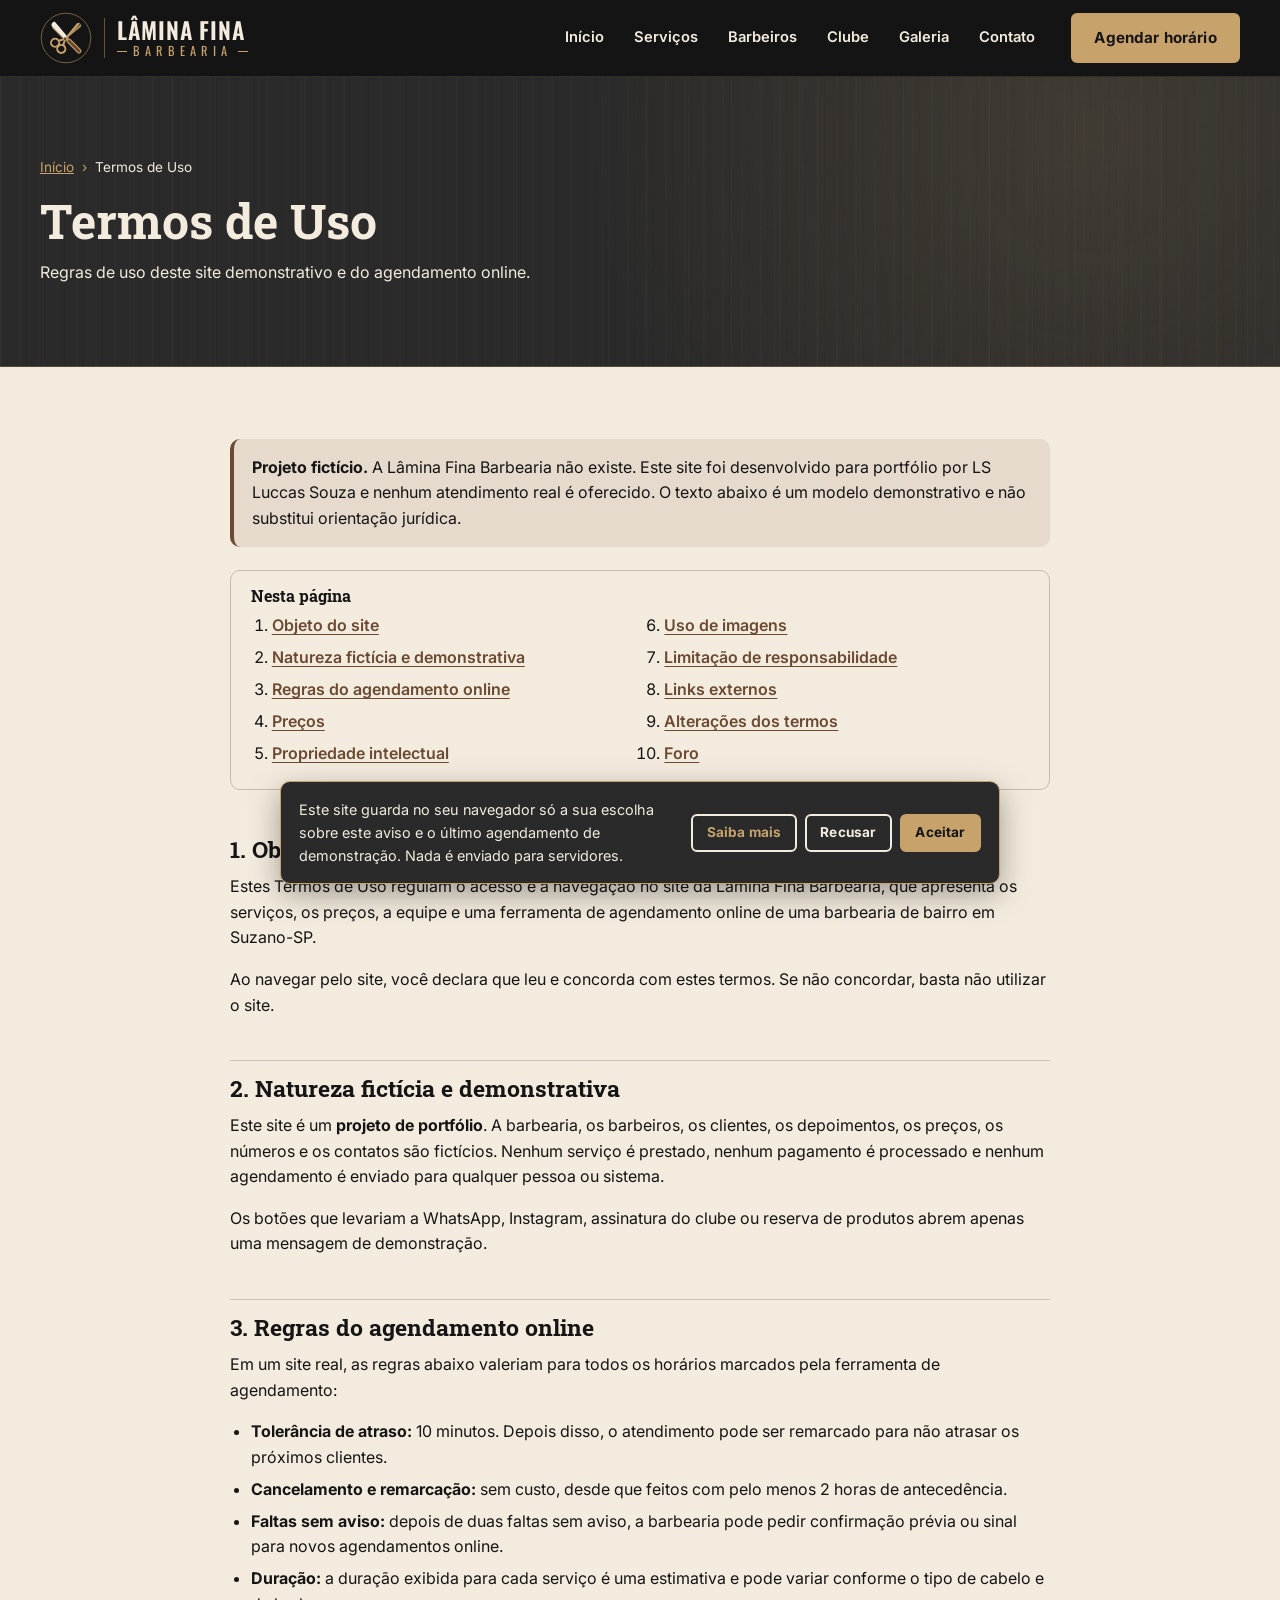
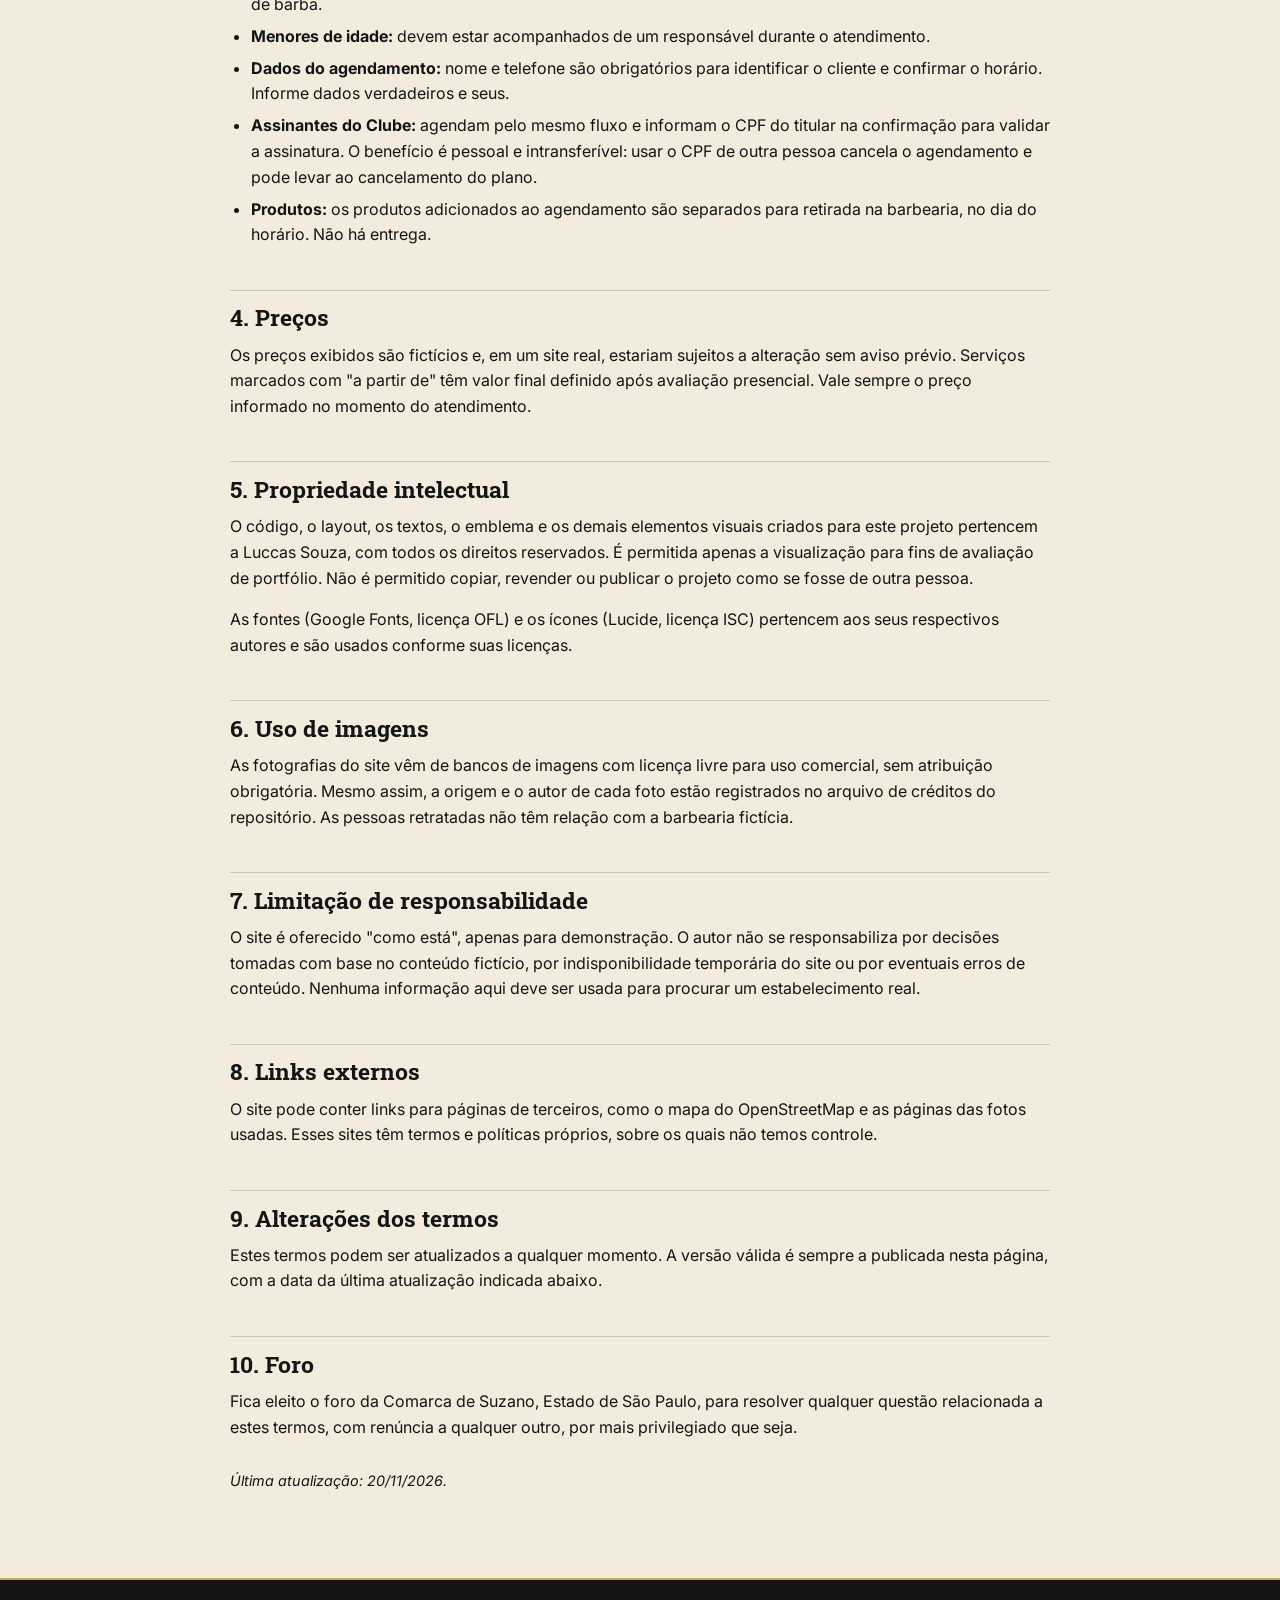
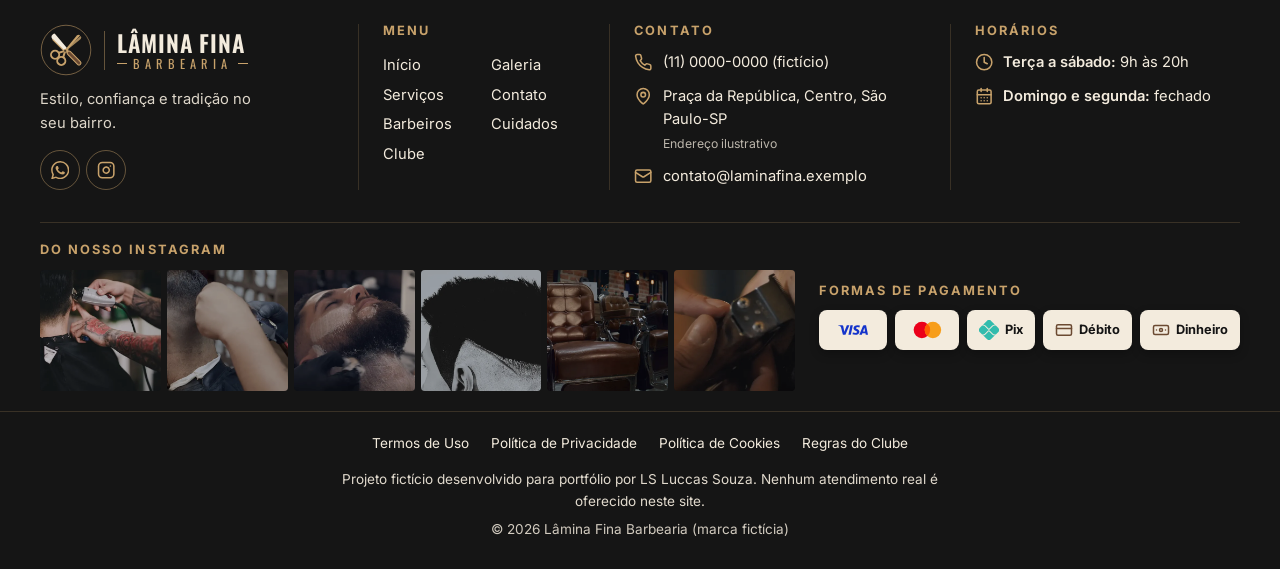
<file: termos-de-uso.html>
<!DOCTYPE html>
<html lang="pt-BR">
<head>
  <meta charset="utf-8">
  <meta name="viewport" content="width=device-width, initial-scale=1">
  <title>Termos de Uso | Lâmina Fina Barbearia</title>
  <meta name="description" content="Termos de uso do site da Lâmina Fina Barbearia, projeto fictício de portfólio: regras do agendamento, preços, propriedade intelectual e foro.">
  <meta name="theme-color" content="#151515">
  <meta name="author" content="Luccas Souza">
  <link rel="canonical" href="https://luccas-souza7.github.io/barbearia/termos-de-uso.html">
  <meta property="og:type" content="website">
  <meta property="og:locale" content="pt_BR">
  <meta property="og:site_name" content="Lâmina Fina Barbearia (projeto fictício)">
  <meta property="og:title" content="Termos de Uso | Lâmina Fina Barbearia">
  <meta property="og:description" content="Termos de uso do site da Lâmina Fina Barbearia, projeto fictício de portfólio: regras do agendamento, preços, propriedade intelectual e foro.">
  <meta property="og:url" content="https://luccas-souza7.github.io/barbearia/termos-de-uso.html">
  <meta property="og:image" content="https://luccas-souza7.github.io/barbearia/assets/img/og-image.jpg">
  <meta property="og:image:width" content="1200">
  <meta property="og:image:height" content="630">
  <meta property="og:image:alt" content="Lâmina Fina Barbearia, projeto fictício de portfólio">
  <meta name="twitter:card" content="summary_large_image">
  <link rel="icon" href="assets/icons/favicon.svg" type="image/svg+xml">
  <link rel="preconnect" href="https://fonts.googleapis.com">
  <link rel="preconnect" href="https://fonts.gstatic.com" crossorigin>
  <link rel="stylesheet" href="https://fonts.googleapis.com/css2?family=Inter:wght@400;500;600;700&family=Oswald:wght@500;600&family=Roboto+Slab:wght@700&display=swap">
  <link rel="stylesheet" href="assets/css/styles.css">
</head>
<body>
  <a class="pular-conteudo" href="#conteudo">Pular para o conteúdo</a>

  <div class="transicao" aria-hidden="true"><span></span></div>

  <header class="cabecalho">
    <div class="container">
      <a class="marca" href="index.html">
        <svg class="marca__emblema" viewBox="0 0 64 64" aria-hidden="true" focusable="false">
        <circle cx="32" cy="32" r="30.5" class="e-carvao"/>
        <circle cx="32" cy="32" r="30.5" fill="none" stroke="#c8a26b" stroke-width="1.2" opacity=".55"/>
        <g transform="rotate(-45 32 32)">
          <path class="e-creme" d="M29.6 31V11.5Q29.6 7 33.4 7H35q1.6 0 1.4 2l-1.8 22z"/>
          <path d="M29.6 11v20" stroke="#c8a26b" stroke-width="1.4"/>
          <circle class="e-dourado" cx="32" cy="33" r="2.4"/>
          <rect class="e-couro" x="29.6" y="35" width="4.8" height="22" rx="2.4" stroke="#c8a26b" stroke-width="1.3"/>
        </g>
        <g transform="rotate(45 32 32)">
          <path class="e-dourado" d="M31.1 33 28.7 9.6Q29.6 6.6 31.5 7.1L33 33z"/>
          <path class="e-dourado" d="M32.9 33 35.3 9.6Q34.4 6.6 32.5 7.1L31 33z" opacity=".8"/>
          <path class="e-traco" d="M31.3 34.6 28.2 40.6M32.7 34.6l3.1 6"/>
          <circle class="e-traco" cx="26.6" cy="45.6" r="5"/>
          <circle class="e-traco" cx="37.4" cy="45.6" r="5"/>
          <circle class="e-carvao" cx="32" cy="33.6" r="1.7" stroke="#c8a26b" stroke-width="1"/>
        </g>
      </svg>
        <span class="marca__texto"><span class="marca__nome">LÂMINA FINA</span> <span class="marca__sub">BARBEARIA</span><span class="sr-only">, página inicial</span></span>
      </a>
      <button type="button" class="menu-toggle" aria-expanded="false" aria-controls="menu-principal" aria-label="Abrir menu">
        <svg class="icone icone-abrir" aria-hidden="true" focusable="false"><use href="assets/icons/sprite.svg#i-menu"></use></svg><svg class="icone icone-fechar" aria-hidden="true" focusable="false"><use href="assets/icons/sprite.svg#i-x"></use></svg>
      </button>
      <nav class="menu" id="menu-principal" aria-label="Menu principal">
        <ul class="menu__lista">
          <li><a class="menu__link" href="index.html#inicio">Início</a></li><li><a class="menu__link" href="index.html#servicos">Serviços</a></li><li><a class="menu__link" href="index.html#barbeiros">Barbeiros</a></li><li><a class="menu__link" href="index.html#clube">Clube</a></li><li><a class="menu__link" href="index.html#galeria">Galeria</a></li><li><a class="menu__link" href="index.html#localizacao">Contato</a></li>
        </ul>
        <a class="btn btn--bloco menu__cta-mobile" href="index.html#agendamento"><svg class="icone " aria-hidden="true" focusable="false"><use href="assets/icons/sprite.svg#i-calendar-days"></use></svg>Agendar horário</a>
      </nav>
      <a class="btn cabecalho__cta" href="index.html#agendamento">Agendar horário</a>
    </div>
  </header>

  <main id="conteudo">
    <section class="pagina-topo">
      <div class="container">
        <nav aria-label="Você está em"><ol class="trilha"><li><a href="index.html">Início</a></li><li aria-current="page">Termos de Uso</li></ol></nav>
        <h1>Termos de Uso</h1>
        <p>Regras de uso deste site demonstrativo e do agendamento online.</p>
      </div>
    </section>
    <article class="texto-legal fundo-claro">
      <div class="container">
        <div class="caixa-aviso">
          <p><strong>Projeto fictício.</strong> A Lâmina Fina Barbearia não existe. Este site foi desenvolvido para portfólio por LS Luccas Souza e nenhum atendimento real é oferecido. O texto abaixo é um modelo demonstrativo e não substitui orientação jurídica.</p>
        </div>
        <nav class="indice" aria-labelledby="indice-termos">
          <h2 id="indice-termos">Nesta página</h2>
          <ol>
            <li><a href="#objeto">Objeto do site</a></li>
            <li><a href="#natureza">Natureza fictícia e demonstrativa</a></li>
            <li><a href="#agendamento">Regras do agendamento online</a></li>
            <li><a href="#precos">Preços</a></li>
            <li><a href="#propriedade">Propriedade intelectual</a></li>
            <li><a href="#imagens">Uso de imagens</a></li>
            <li><a href="#responsabilidade">Limitação de responsabilidade</a></li>
            <li><a href="#links">Links externos</a></li>
            <li><a href="#alteracoes">Alterações dos termos</a></li>
            <li><a href="#foro">Foro</a></li>
          </ol>
        </nav>

        <h2 id="objeto">1. Objeto do site</h2>
        <p>Estes Termos de Uso regulam o acesso e a navegação no site da Lâmina Fina Barbearia, que apresenta os serviços, os preços, a equipe e uma ferramenta de agendamento online de uma barbearia de bairro em Suzano-SP.</p>
        <p>Ao navegar pelo site, você declara que leu e concorda com estes termos. Se não concordar, basta não utilizar o site.</p>

        <h2 id="natureza">2. Natureza fictícia e demonstrativa</h2>
        <p>Este site é um <strong>projeto de portfólio</strong>. A barbearia, os barbeiros, os clientes, os depoimentos, os preços, os números e os contatos são fictícios. Nenhum serviço é prestado, nenhum pagamento é processado e nenhum agendamento é enviado para qualquer pessoa ou sistema.</p>
        <p>Os botões que levariam a WhatsApp, Instagram, assinatura do clube ou reserva de produtos abrem apenas uma mensagem de demonstração.</p>

        <h2 id="agendamento">3. Regras do agendamento online</h2>
        <p>Em um site real, as regras abaixo valeriam para todos os horários marcados pela ferramenta de agendamento:</p>
        <ul>
          <li><strong>Tolerância de atraso:</strong> 10 minutos. Depois disso, o atendimento pode ser remarcado para não atrasar os próximos clientes.</li>
          <li><strong>Cancelamento e remarcação:</strong> sem custo, desde que feitos com pelo menos 2 horas de antecedência.</li>
          <li><strong>Faltas sem aviso:</strong> depois de duas faltas sem aviso, a barbearia pode pedir confirmação prévia ou sinal para novos agendamentos online.</li>
          <li><strong>Duração:</strong> a duração exibida para cada serviço é uma estimativa e pode variar conforme o tipo de cabelo e de barba.</li>
          <li><strong>Menores de idade:</strong> devem estar acompanhados de um responsável durante o atendimento.</li>
          <li><strong>Dados do agendamento:</strong> nome e telefone são obrigatórios para identificar o cliente e confirmar o horário. Informe dados verdadeiros e seus.</li>
          <li><strong>Assinantes do Clube:</strong> agendam pelo mesmo fluxo e informam o CPF do titular na confirmação para validar a assinatura. O benefício é pessoal e intransferível: usar o CPF de outra pessoa cancela o agendamento e pode levar ao cancelamento do plano.</li>
          <li><strong>Produtos:</strong> os produtos adicionados ao agendamento são separados para retirada na barbearia, no dia do horário. Não há entrega.</li>
        </ul>

        <h2 id="precos">4. Preços</h2>
        <p>Os preços exibidos são fictícios e, em um site real, estariam sujeitos a alteração sem aviso prévio. Serviços marcados com "a partir de" têm valor final definido após avaliação presencial. Vale sempre o preço informado no momento do atendimento.</p>

        <h2 id="propriedade">5. Propriedade intelectual</h2>
        <p>O código, o layout, os textos, o emblema e os demais elementos visuais criados para este projeto pertencem a Luccas Souza, com todos os direitos reservados. É permitida apenas a visualização para fins de avaliação de portfólio. Não é permitido copiar, revender ou publicar o projeto como se fosse de outra pessoa.</p>
        <p>As fontes (Google Fonts, licença OFL) e os ícones (Lucide, licença ISC) pertencem aos seus respectivos autores e são usados conforme suas licenças.</p>

        <h2 id="imagens">6. Uso de imagens</h2>
        <p>As fotografias do site vêm de bancos de imagens com licença livre para uso comercial, sem atribuição obrigatória. Mesmo assim, a origem e o autor de cada foto estão registrados no arquivo de créditos do repositório. As pessoas retratadas não têm relação com a barbearia fictícia.</p>

        <h2 id="responsabilidade">7. Limitação de responsabilidade</h2>
        <p>O site é oferecido "como está", apenas para demonstração. O autor não se responsabiliza por decisões tomadas com base no conteúdo fictício, por indisponibilidade temporária do site ou por eventuais erros de conteúdo. Nenhuma informação aqui deve ser usada para procurar um estabelecimento real.</p>

        <h2 id="links">8. Links externos</h2>
        <p>O site pode conter links para páginas de terceiros, como o mapa do OpenStreetMap e as páginas das fotos usadas. Esses sites têm termos e políticas próprios, sobre os quais não temos controle.</p>

        <h2 id="alteracoes">9. Alterações dos termos</h2>
        <p>Estes termos podem ser atualizados a qualquer momento. A versão válida é sempre a publicada nesta página, com a data da última atualização indicada abaixo.</p>

        <h2 id="foro">10. Foro</h2>
        <p>Fica eleito o foro da Comarca de Suzano, Estado de São Paulo, para resolver qualquer questão relacionada a estes termos, com renúncia a qualquer outro, por mais privilegiado que seja.</p>

        <p class="atualizacao">Última atualização: 20/11/2026.</p>
      </div>
    </article>
  </main>

  <footer class="rodape" id="contato">
    <div class="container">
      <div class="rodape__grade">
        <div class="rodape__marca">
          <a class="marca" href="index.html">
            <svg class="marca__emblema" viewBox="0 0 64 64" aria-hidden="true" focusable="false">
        <circle cx="32" cy="32" r="30.5" class="e-carvao"/>
        <circle cx="32" cy="32" r="30.5" fill="none" stroke="#c8a26b" stroke-width="1.2" opacity=".55"/>
        <g transform="rotate(-45 32 32)">
          <path class="e-creme" d="M29.6 31V11.5Q29.6 7 33.4 7H35q1.6 0 1.4 2l-1.8 22z"/>
          <path d="M29.6 11v20" stroke="#c8a26b" stroke-width="1.4"/>
          <circle class="e-dourado" cx="32" cy="33" r="2.4"/>
          <rect class="e-couro" x="29.6" y="35" width="4.8" height="22" rx="2.4" stroke="#c8a26b" stroke-width="1.3"/>
        </g>
        <g transform="rotate(45 32 32)">
          <path class="e-dourado" d="M31.1 33 28.7 9.6Q29.6 6.6 31.5 7.1L33 33z"/>
          <path class="e-dourado" d="M32.9 33 35.3 9.6Q34.4 6.6 32.5 7.1L31 33z" opacity=".8"/>
          <path class="e-traco" d="M31.3 34.6 28.2 40.6M32.7 34.6l3.1 6"/>
          <circle class="e-traco" cx="26.6" cy="45.6" r="5"/>
          <circle class="e-traco" cx="37.4" cy="45.6" r="5"/>
          <circle class="e-carvao" cx="32" cy="33.6" r="1.7" stroke="#c8a26b" stroke-width="1"/>
        </g>
      </svg>
            <span class="marca__texto"><span class="marca__nome">LÂMINA FINA</span> <span class="marca__sub">BARBEARIA</span><span class="sr-only">, página inicial</span></span>
          </a>
          <p>Estilo, confiança e tradição no seu bairro.</p>
          <div class="rodape__redes">
            <button type="button" class="botao-icone" data-demo="WhatsApp" aria-label="WhatsApp (demonstração)"><svg class="icone " aria-hidden="true" focusable="false"><use href="assets/icons/sprite.svg#i-whatsapp"></use></svg></button>
            <button type="button" class="botao-icone" data-demo="Instagram" aria-label="Instagram (demonstração)"><svg class="icone " aria-hidden="true" focusable="false"><use href="assets/icons/sprite.svg#i-instagram"></use></svg></button>
          </div>
        </div>
        <nav aria-label="Menu do rodapé">
          <h3>Menu</h3>
          <ul class="rodape__menu"><li><a href="index.html#inicio">Início</a></li><li><a href="index.html#servicos">Serviços</a></li><li><a href="index.html#barbeiros">Barbeiros</a></li><li><a href="index.html#clube">Clube</a></li><li><a href="index.html#galeria">Galeria</a></li><li><a href="index.html#localizacao">Contato</a></li><li><a href="cuidados.html">Cuidados</a></li></ul>
        </nav>
        <div>
          <h3>Contato</h3>
          <ul class="rodape__contato">
            <li><svg class="icone " aria-hidden="true" focusable="false"><use href="assets/icons/sprite.svg#i-phone"></use></svg><span>(11) 0000-0000 (fictício)</span></li>
            <li><svg class="icone " aria-hidden="true" focusable="false"><use href="assets/icons/sprite.svg#i-map-pin"></use></svg><span>Praça da República, Centro, São Paulo-SP<br><small>Endereço ilustrativo</small></span></li>
            <li><svg class="icone " aria-hidden="true" focusable="false"><use href="assets/icons/sprite.svg#i-mail"></use></svg><span>contato@laminafina.exemplo</span></li>
          </ul>
        </div>
        <div>
          <h3>Horários</h3>
          <ul class="rodape__contato">
            <li><svg class="icone " aria-hidden="true" focusable="false"><use href="assets/icons/sprite.svg#i-clock"></use></svg><span><strong>Terça a sábado:</strong> 9h às 20h</span></li>
            <li><svg class="icone " aria-hidden="true" focusable="false"><use href="assets/icons/sprite.svg#i-calendar-days"></use></svg><span><strong>Domingo e segunda:</strong> fechado</span></li>
          </ul>
        </div>
      </div>

      <div class="rodape__faixa">
        <div>
          <h3>Do nosso Instagram</h3>
          <ul class="feed"></ul>
        </div>
        <div>
          <h3>Formas de pagamento</h3>
          <ul class="pagamentos">
            <li class="selo-pag" title="Visa"><svg class="logo-pag logo-pag--visa" viewBox="0 0 24 24" role="img" aria-label="Visa"><use href="assets/icons/sprite.svg#logo-visa"></use></svg></li>
            <li class="selo-pag" title="Mastercard"><svg class="logo-pag" viewBox="0 0 38 24" role="img" aria-label="Mastercard"><use href="assets/icons/sprite.svg#logo-mastercard"></use></svg></li>
            <li class="selo-pag" title="Pix"><svg class="logo-pag logo-pag--pix" viewBox="0 0 24 24" aria-hidden="true"><use href="assets/icons/sprite.svg#logo-pix"></use></svg><span>Pix</span></li>
            <li class="selo-pag"><svg class="icone " aria-hidden="true" focusable="false"><use href="assets/icons/sprite.svg#i-credit-card"></use></svg><span>Débito</span></li>
            <li class="selo-pag"><svg class="icone " aria-hidden="true" focusable="false"><use href="assets/icons/sprite.svg#i-banknote"></use></svg><span>Dinheiro</span></li>
          </ul>
        </div>
      </div>
    </div>
    <div class="rodape__base">
      <div class="container">
        <ul class="rodape__links">
          <li><a href="termos-de-uso.html">Termos de Uso</a></li>
          <li><a href="politica-de-privacidade.html">Política de Privacidade</a></li>
          <li><a href="politica-de-cookies.html">Política de Cookies</a></li>
          <li><a href="regras-do-clube.html">Regras do Clube</a></li>
        </ul>
        <p class="rodape__aviso">Projeto fictício desenvolvido para portfólio por LS Luccas Souza. Nenhum atendimento real é oferecido neste site.</p>
        <p class="rodape__copy">© 2026 Lâmina Fina Barbearia (marca fictícia)</p>
      </div>
    </div>
  </footer>

  <div id="banner-cookies" class="cookies" role="region" aria-label="Aviso de cookies" hidden>
    <p>Este site guarda no seu navegador só a sua escolha sobre este aviso e o último agendamento de demonstração. Nada é enviado para servidores.</p>
    <div class="cookies__acoes">
      <a class="btn btn--pequeno btn--contorno" href="politica-de-cookies.html">Saiba mais</a>
      <button type="button" class="btn btn--pequeno btn--contorno" data-cookies="recusado">Recusar</button>
      <button type="button" class="btn btn--pequeno" data-cookies="aceito">Aceitar</button>
    </div>
  </div>

  <dialog id="modal-demo" class="modal" aria-labelledby="modal-demo-titulo" aria-describedby="modal-demo-texto">
    <div class="modal__corpo">
      <button type="button" class="botao-icone modal__fechar" data-fechar aria-label="Fechar"><svg class="icone " aria-hidden="true" focusable="false"><use href="assets/icons/sprite.svg#i-x"></use></svg></button>
      <div class="modal__icone"><svg class="icone " aria-hidden="true" focusable="false"><use href="assets/icons/sprite.svg#i-info"></use></svg></div>
      <h2 id="modal-demo-titulo">Projeto demonstrativo</h2>
      <p id="modal-demo-texto">Este é um projeto demonstrativo. Em um site real, este botão levaria ao WhatsApp ou ao sistema da barbearia.</p>
      <div class="modal__acoes"><button type="button" class="btn" data-fechar data-foco-inicial>Entendi</button></div>
    </div>
  </dialog>

  <script src="assets/js/dados.js" defer></script>
  <script src="assets/js/main.js" defer></script>
</body>
</html>
</file>
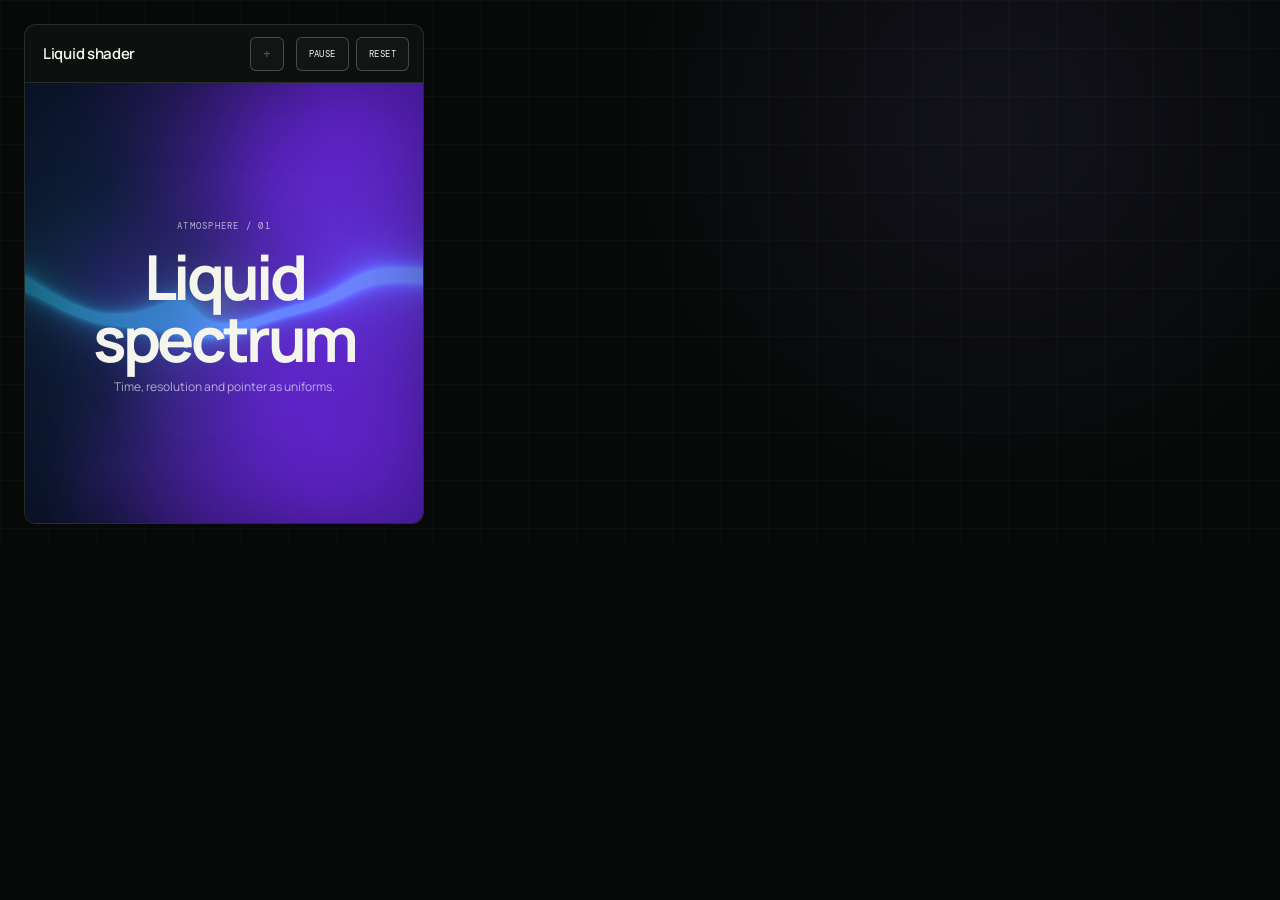
<file: .claude/skills/animate/assets/animations/bg-01-liquid-shader/demo.html>
<!doctype html>
<html lang="pt-BR">
  <head>
    <meta charset="UTF-8" />
    <meta name="viewport" content="width=device-width, initial-scale=1" />
    <title>BG-01 — Liquid shader</title>
    <link rel="stylesheet" href="styles.css" />
  </head>
  <body data-page="live-backgrounds">
    <main class="catalog-grid"><section class="demo-section" id="liquid-shader" data-section>
          <div class="demo-card">
            <header class="demo-card-bar"><h2>Liquid shader</h2><div class="demo-actions"><button class="control-button" data-canvas-toggle="shader-canvas">Pause</button><button class="control-button" data-canvas-reset="shader-canvas">Reset</button></div></header>
            <div class="demo-stage background-stage shader-stage"><canvas id="shader-canvas" aria-hidden="true"></canvas><div class="background-overlay"><span>Atmosphere / 01</span><h3>Liquid spectrum</h3><p>Time, resolution and pointer as uniforms.</p></div></div>
            <details class="parameter-panel">
              <summary>Parameters</summary>
              <div class="motion-controls live-controls">
                <label><span>Speed <output>0.22</output></span><input type="range" min="0" max="0.8" step="0.01" value="0.22" data-live-control="speed" /></label>
                <label><span>Scale <output>2</output></span><input type="range" min="0.5" max="5" step="0.1" value="2" data-live-control="scale" /></label>
                <label><span>Wave <output>0.14</output></span><input type="range" min="0" max="0.4" step="0.01" value="0.14" data-live-control="wave" /></label>
                <label><span>Glow <output>0.13</output></span><input type="range" min="0" max="0.4" step="0.01" value="0.13" data-live-control="glow" /></label>
                <label><span>Pointer <output>0.12</output></span><input type="range" min="0" max="0.5" step="0.01" value="0.12" data-live-control="pointer" /></label>
              </div>
            </details>
          </div>
        </section></main>
    <script src="script.js"></script>
  </body>
</html>
</file>
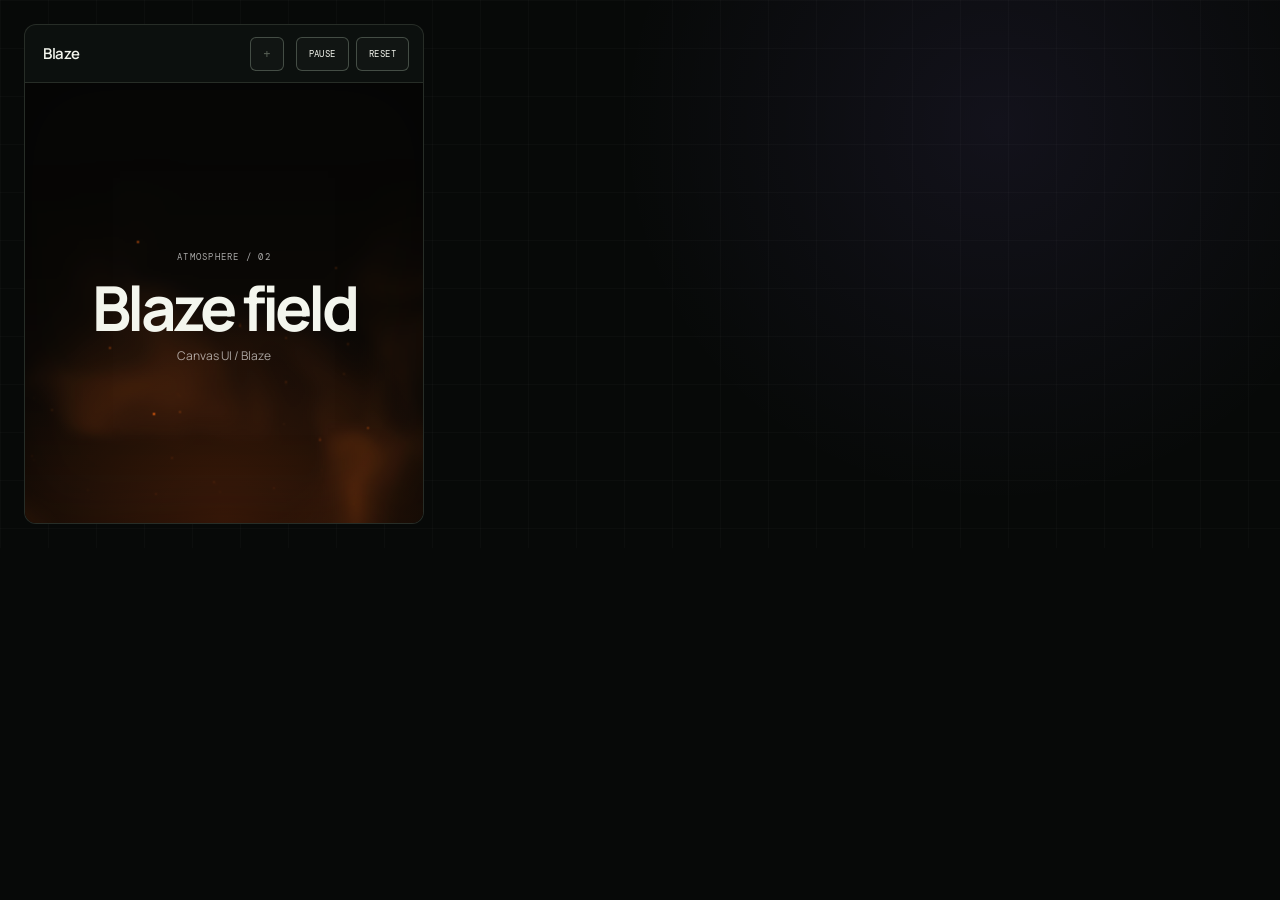
<file: .claude/skills/animate/assets/animations/bg-02-blaze/demo.html>
<!doctype html>
<html lang="pt-BR">
  <head>
    <meta charset="UTF-8" />
    <meta name="viewport" content="width=device-width, initial-scale=1" />
    <title>BG-02 — Blaze</title>
    <link rel="stylesheet" href="styles.css" />
  </head>
  <body data-page="live-backgrounds">
    <main class="catalog-grid"><section class="demo-section" id="blaze" data-section>
          <div class="demo-card">
            <header class="demo-card-bar"><h2>Blaze</h2><div class="demo-actions"><button class="control-button" data-blaze-toggle>Pause</button><button class="control-button" data-blaze-reset>Reset</button></div></header>
            <div class="demo-stage background-stage blaze-stage" data-blaze-stage>
              <div class="blaze-capture" data-blaze-content aria-hidden="true"></div>
              <canvas class="blaze-source" data-blaze-source layoutsubtree="true" aria-hidden="true"></canvas>
              <div class="blaze-fallback" aria-hidden="true"></div>
              <canvas class="blaze-output" data-blaze-output aria-hidden="true"></canvas>
              <div class="background-overlay"><span>Atmosphere / 02</span><h3>Blaze field</h3><p>Canvas UI / Blaze</p></div>
            </div>
            <details class="parameter-panel">
              <summary>Parameters</summary>
              <div class="motion-controls live-controls">
                <label><span>Height <output>0.97</output></span><input type="range" min="0.1" max="1" step="0.01" value="0.97" data-blaze-control="height" /></label>
                <label><span>Distortion <output>0.6</output></span><input type="range" min="0" max="2" step="0.05" value="0.6" data-blaze-control="distortion" /></label>
                <label><span>Ripple scale <output>0.5</output></span><input type="range" min="0.05" max="3" step="0.05" value="0.5" data-blaze-control="distortionScale" /></label>
                <label><span>Speed <output>1</output></span><input type="range" min="0" max="3" step="0.05" value="1" data-blaze-control="speed" /></label>
                <label><span>Sparks <output>0.5</output></span><input type="range" min="0" max="2" step="0.05" value="0.5" data-blaze-control="sparks" /></label>
                <label><span>Spark density <output>1.5</output></span><input type="range" min="0.1" max="4" step="0.1" value="1.5" data-blaze-control="sparkDensity" /></label>
                <label><span>Spark size <output>1</output></span><input type="range" min="0.1" max="3" step="0.1" value="1" data-blaze-control="sparkSize" /></label>
                <label><span>Layers <output>4</output></span><input type="range" min="1" max="10" step="1" value="4" data-blaze-control="layers" /></label>
                <label><span>Smoke <output>0.5</output></span><input type="range" min="0" max="2" step="0.05" value="0.5" data-blaze-control="smoke" /></label>
                <label><span>Glow <output>1.5</output></span><input type="range" min="0" max="3" step="0.05" value="1.5" data-blaze-control="glow" /></label>
              </div>
            </details>
          </div>
        </section></main>
    <script type="module" src="script.js"></script>
  </body>
</html>
</file>
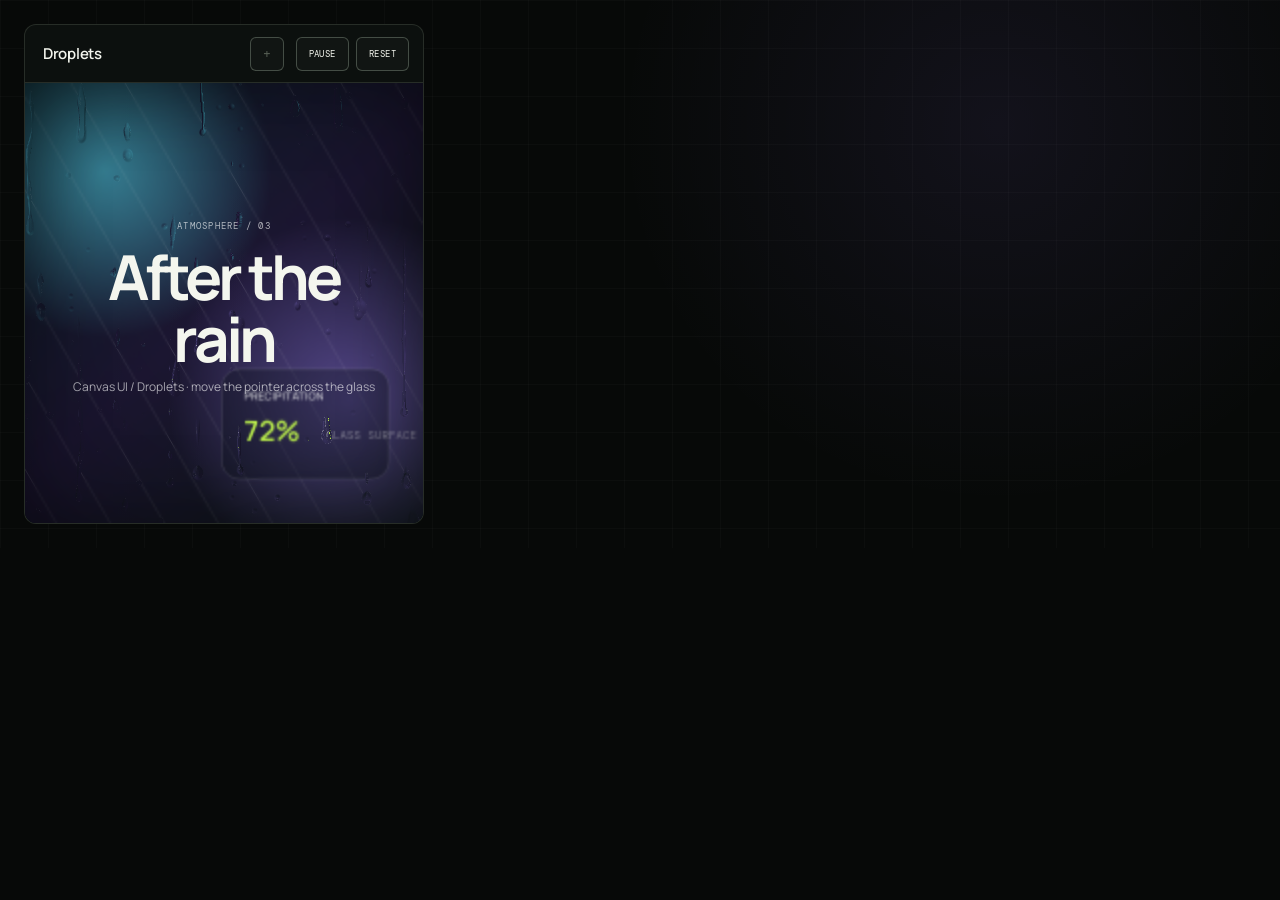
<file: .claude/skills/animate/assets/animations/bg-03-droplets/demo.html>
<!doctype html>
<html lang="pt-BR">
  <head>
    <meta charset="UTF-8" />
    <meta name="viewport" content="width=device-width, initial-scale=1" />
    <title>BG-03 — Droplets</title>
    <link rel="stylesheet" href="styles.css" />
  </head>
  <body data-page="live-backgrounds">
    <main class="catalog-grid"><section class="demo-section" id="droplets" data-section>
          <div class="demo-card">
            <header class="demo-card-bar"><h2>Droplets</h2><div class="demo-actions"><button class="control-button" data-droplets-toggle>Pause</button><button class="control-button" data-droplets-reset>Reset</button></div></header>
            <div class="demo-stage background-stage droplets-stage" data-droplets-stage>
              <div class="droplets-capture" data-droplets-content aria-hidden="true"></div>
              <canvas class="droplets-source" data-droplets-source data-canvasui-prepainted="true" aria-hidden="true"></canvas>
              <div class="droplets-fallback" aria-hidden="true"></div>
              <canvas class="droplets-output" data-droplets-output aria-hidden="true"></canvas>
              <div class="background-overlay"><span>Atmosphere / 03</span><h3>After the rain</h3><p>Canvas UI / Droplets · move the pointer across the glass</p></div>
            </div>
            <details class="parameter-panel">
              <summary>Parameters</summary>
              <div class="motion-controls live-controls">
                <label><span>Intensity <output>0.78</output></span><input type="range" min="0" max="1.25" step="0.01" value="0.78" data-droplets-control="intensity" /></label>
                <label><span>Speed <output>0.72</output></span><input type="range" min="0" max="2" step="0.01" value="0.72" data-droplets-control="speed" /></label>
                <label><span>Scale <output>0.62</output></span><input type="range" min="0.1" max="1.5" step="0.01" value="0.62" data-droplets-control="scale" /></label>
                <label><span>Drop width <output>0.95</output></span><input type="range" min="0.2" max="2" step="0.01" value="0.95" data-droplets-control="dropWidth" /></label>
                <label><span>Drop length <output>1.25</output></span><input type="range" min="0.2" max="3" step="0.01" value="1.25" data-droplets-control="dropLength" /></label>
                <label><span>Refraction <output>0.35</output></span><input type="range" min="0" max="1" step="0.01" value="0.35" data-droplets-control="refraction" /></label>
                <label><span>Blur <output>1.2</output></span><input type="range" min="0" max="8" step="0.1" value="1.2" data-droplets-control="blur" /></label>
                <label><span>Vignette <output>0.3</output></span><input type="range" min="0" max="1" step="0.01" value="0.3" data-droplets-control="vignette" /></label>
                <label><span>Fall speed <output>0.8</output></span><input type="range" min="0" max="3" step="0.01" value="0.8" data-droplets-control="fallSpeed" /></label>
                <label><span>Wiggle <output>0.55</output></span><input type="range" min="0" max="3" step="0.01" value="0.55" data-droplets-control="wiggle" /></label>
                <label><span>Static drops <output>0.45</output></span><input type="range" min="0" max="2" step="0.01" value="0.45" data-droplets-control="staticDrops" /></label>
                <label><span>Wipe radius <output>0.16</output></span><input type="range" min="0.02" max="0.6" step="0.01" value="0.16" data-droplets-control="interactionRadius" /></label>
                <label><span>Wipe strength <output>0.86</output></span><input type="range" min="0" max="1" step="0.01" value="0.86" data-droplets-control="interactionStrength" /></label>
                <label><span>Wipe distortion <output>3.5</output></span><input type="range" min="0" max="8" step="0.1" value="3.5" data-droplets-control="interactionDistortion" /></label>
              </div>
            </details>
          </div>
        </section></main>
    <script type="module" src="script.js"></script>
  </body>
</html>
</file>
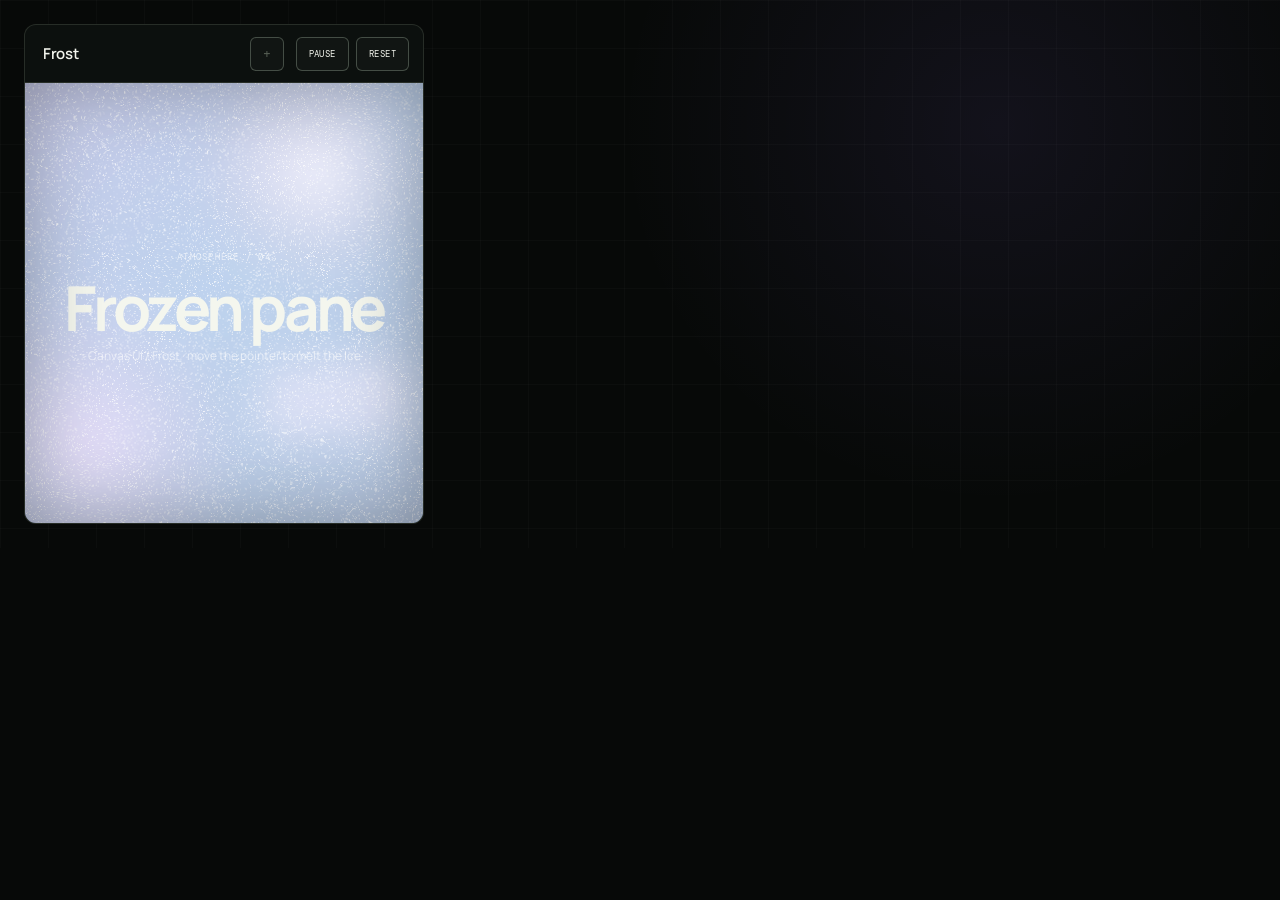
<file: .claude/skills/animate/assets/animations/bg-04-frost/demo.html>
<!doctype html>
<html lang="pt-BR">
  <head>
    <meta charset="UTF-8" />
    <meta name="viewport" content="width=device-width, initial-scale=1" />
    <title>BG-04 — Frost</title>
    <link rel="stylesheet" href="styles.css" />
  </head>
  <body data-page="live-backgrounds">
    <main class="catalog-grid"><section class="demo-section" id="frost" data-section>
          <div class="demo-card">
            <header class="demo-card-bar"><h2>Frost</h2><div class="demo-actions"><button class="control-button" data-frost-toggle>Pause</button><button class="control-button" data-frost-reset>Reset</button></div></header>
            <div class="demo-stage background-stage frost-stage" data-frost-stage>
              <div class="frost-capture" data-frost-content aria-hidden="true"></div>
              <canvas class="frost-source" data-frost-source data-canvasui-prepainted="true" aria-hidden="true"></canvas>
              <div class="frost-fallback" aria-hidden="true"></div>
              <canvas class="frost-output" data-frost-output aria-hidden="true"></canvas>
              <div class="background-overlay"><span>Atmosphere / 04</span><h3>Frozen pane</h3><p>Canvas UI / Frost · move the pointer to melt the ice</p></div>
            </div>
            <details class="parameter-panel">
              <summary>Parameters</summary>
              <div class="motion-controls live-controls">
                <label><span>Base frost <output>0.62</output></span><input type="range" min="0" max="1" step="0.01" value="0.62" data-frost-control="frost" /></label>
                <label><span>Strength <output>1.35</output></span><input type="range" min="0" max="2" step="0.01" value="1.35" data-frost-control="strength" /></label>
                <label><span>Contrast <output>4</output></span><input type="range" min="0.5" max="8" step="0.1" value="4" data-frost-control="contrast" /></label>
                <label><span>Crispness <output>2</output></span><input type="range" min="0.1" max="5" step="0.1" value="2" data-frost-control="crispness" /></label>
                <label><span>Highlights <output>0.58</output></span><input type="range" min="0" max="1" step="0.01" value="0.58" data-frost-control="highlight" /></label>
                <label><span>Haze <output>0.9</output></span><input type="range" min="0" max="1" step="0.01" value="0.9" data-frost-control="haze" /></label>
                <label><span>Tint <output>0.75</output></span><input type="range" min="0" max="1" step="0.01" value="0.75" data-frost-control="tintStrength" /></label>
                <label><span>Saturation <output>0.65</output></span><input type="range" min="0" max="2" step="0.01" value="0.65" data-frost-control="saturation" /></label>
                <label><span>Brightness <output>1.08</output></span><input type="range" min="0.2" max="2" step="0.01" value="1.08" data-frost-control="brightness" /></label>
                <label><span>Refraction <output>1</output></span><input type="range" min="0" max="3" step="0.01" value="1" data-frost-control="refraction" /></label>
                <label><span>IOR <output>1.31</output></span><input type="range" min="1.01" max="2.5" step="0.01" value="1.31" data-frost-control="ior" /></label>
                <label><span>Surface detail <output>2.2</output></span><input type="range" min="0" max="5" step="0.1" value="2.2" data-frost-control="detail" /></label>
                <label><span>Texture scale <output>1.8</output></span><input type="range" min="0.25" max="5" step="0.05" value="1.8" data-frost-control="textureScale" /></label>
                <label><span>Fresnel <output>1.15</output></span><input type="range" min="0" max="2" step="0.01" value="1.15" data-frost-control="fresnel" /></label>
                <label><span>Melt radius <output>0.22</output></span><input type="range" min="0.02" max="0.7" step="0.01" value="0.22" data-frost-control="meltRadius" /></label>
                <label><span>Melt noise <output>0.35</output></span><input type="range" min="0" max="1" step="0.01" value="0.35" data-frost-control="meltNoise" /></label>
                <label><span>Melt strength <output>0.8</output></span><input type="range" min="0" max="1" step="0.01" value="0.8" data-frost-control="meltStrength" /></label>
                <label><span>Refreeze <output>1.2</output></span><input type="range" min="0" max="5" step="0.1" value="1.2" data-frost-control="refreeze" /></label>
                <label><span>Opacity <output>1</output></span><input type="range" min="0" max="1" step="0.01" value="1" data-frost-control="opacity" /></label>
                <label><span>Shimmer <output>0.28</output></span><input type="range" min="0" max="1" step="0.01" value="0.28" data-frost-control="shimmer" /></label>
              </div>
            </details>
          </div>
        </section></main>
    <script type="module" src="script.js"></script>
  </body>
</html>
</file>
<file: assets/css/styles.css>
/* =========================================================
   Lâmina Fina Barbearia (projeto fictício de portfólio)
   CSS puro. Paleta restrita a 5 tokens.
   ========================================================= */

:root {
  /* Paleta */
  --preto-carvao: #151515;
  --grafite: #2a2a2a;
  --dourado: #c8a26b;
  --couro: #6b4a32;
  --creme: #f3ebdd;

  /* Tipografia */
  --fonte-titulo: "Roboto Slab", Georgia, "Times New Roman", serif;
  --fonte-texto: "Inter", system-ui, -apple-system, "Segoe UI", Roboto, Arial, sans-serif;
  --fonte-logo: "Oswald", "Arial Narrow", Impact, sans-serif;

  /* Medidas */
  --raio: 6px;
  --raio-lg: 10px;
  --container: 1200px;
  --gutter: clamp(16px, 4vw, 40px);
  --altura-header: 76px;
  --sombra: 0 10px 30px rgb(0 0 0 / 0.35);
  --sombra-suave: 0 6px 18px rgb(0 0 0 / 0.18);
  --transicao: 220ms cubic-bezier(0.2, 0.7, 0.2, 1);

  /* Texturas (somente com as cores da paleta) */
  --textura-madeira:
    repeating-linear-gradient(90deg, rgb(107 74 50 / 0.07) 0 2px, transparent 2px 7px, rgb(21 21 21 / 0.12) 7px 8px, transparent 8px 19px),
    repeating-linear-gradient(90deg, rgb(200 162 107 / 0.03) 0 1px, transparent 1px 43px);
  --textura-couro:
    radial-gradient(circle at 20% 30%, rgb(243 235 221 / 0.07), transparent 40%),
    radial-gradient(circle at 80% 70%, rgb(21 21 21 / 0.35), transparent 50%),
    repeating-radial-gradient(circle at 50% 50%, rgb(21 21 21 / 0.08) 0 1px, transparent 1px 4px);
}

/* ---------- Reset curto ---------- */
*, *::before, *::after { box-sizing: border-box; }
html {
  -webkit-text-size-adjust: 100%;
  scroll-behavior: smooth;
  scroll-padding-top: calc(var(--altura-header) + 12px);
}
body {
  margin: 0;
  background-color: var(--preto-carvao);
  color: var(--creme);
  font-family: var(--fonte-texto);
  font-size: 1rem;
  line-height: 1.6;
  -webkit-font-smoothing: antialiased;
  overflow-x: hidden;
}
img, svg, video, iframe { display: block; max-width: 100%; }
img { height: auto; }
h1, h2, h3, h4 { font-family: var(--fonte-titulo); line-height: 1.15; margin: 0 0 0.5em; font-weight: 700; }
p { margin: 0 0 1em; }
a { color: inherit; }
button, input, select, textarea { font: inherit; color: inherit; }
button { cursor: pointer; }
ul, ol { margin: 0; padding: 0; }
[hidden] { display: none !important; }

.icone { width: 1.25em; height: 1.25em; flex: none; fill: none; stroke: currentColor; stroke-width: 2; stroke-linecap: round; stroke-linejoin: round; }
.sr-only {
  position: absolute !important; width: 1px; height: 1px; padding: 0; margin: -1px;
  overflow: hidden; clip: rect(0 0 0 0); white-space: nowrap; border: 0;
}

/* Foco visível em tudo */
:focus { outline: none; }
:focus-visible {
  outline: 3px solid var(--dourado);
  outline-offset: 3px;
  border-radius: 4px;
}
.fundo-claro :focus-visible { outline-color: var(--couro); }

.pular-conteudo {
  position: absolute; left: 12px; top: -60px; z-index: 200;
  background: var(--dourado); color: var(--preto-carvao);
  padding: 10px 16px; border-radius: var(--raio); font-weight: 700; text-decoration: none;
  transition: top var(--transicao);
}
.pular-conteudo:focus { top: 12px; }

.container { width: min(100% - 2 * var(--gutter), var(--container)); margin-inline: auto; }

/* ---------- Botões ---------- */
.btn {
  display: inline-flex; align-items: center; justify-content: center; gap: 0.5em;
  min-height: 44px; padding: 0.7em 1.4em;
  border: 2px solid var(--dourado); border-radius: var(--raio);
  background: var(--dourado); color: var(--preto-carvao);
  font-weight: 700; font-size: 0.95rem; text-decoration: none; letter-spacing: 0.01em;
  transition: transform var(--transicao), box-shadow var(--transicao), background-color var(--transicao), color var(--transicao);
}
.btn:hover { transform: translateY(-2px); box-shadow: 0 8px 20px rgb(200 162 107 / 0.25); background: var(--creme); border-color: var(--creme); }
.btn:active { transform: translateY(0); }
.btn--contorno { background: transparent; color: var(--creme); border-color: var(--creme); }
.btn--contorno:hover { background: var(--creme); color: var(--preto-carvao); }
.btn--escuro { background: var(--preto-carvao); border-color: var(--preto-carvao); color: var(--creme); }
.btn--escuro:hover { background: var(--grafite); border-color: var(--grafite); color: var(--creme); }
.btn--couro { background: var(--couro); border-color: var(--couro); color: var(--creme); }
.btn--couro:hover { background: var(--preto-carvao); border-color: var(--preto-carvao); color: var(--creme); }
.btn--pequeno { min-height: 38px; padding: 0.45em 1em; font-size: 0.85rem; }
.btn--bloco { width: 100%; }
.btn[disabled], .btn[aria-disabled="true"] { opacity: 0.45; cursor: not-allowed; transform: none; box-shadow: none; }

.botao-icone {
  display: inline-grid; place-items: center; width: 40px; height: 40px; padding: 0;
  background: transparent; border: 0; border-radius: 50%; color: inherit;
  transition: background-color var(--transicao), transform var(--transicao), color var(--transicao);
}
.botao-icone:hover { background: rgb(243 235 221 / 0.1); transform: translateY(-1px); }

/* ---------- Títulos com filete e ornamento ---------- */
.titulo-secao {
  display: flex; align-items: center; justify-content: center; gap: 18px;
  text-align: center; font-size: clamp(1.6rem, 3vw, 2.2rem); margin-bottom: 0.4em;
}
.titulo-secao::before, .titulo-secao::after {
  content: ""; flex: 1 1 60px; max-width: 220px; height: 1px;
  background: linear-gradient(90deg, transparent, var(--dourado));
}
.titulo-secao::after { background: linear-gradient(90deg, var(--dourado), transparent); }
.titulo-secao span { position: relative; padding-inline: 18px; }
.titulo-secao span::before, .titulo-secao span::after {
  content: ""; position: absolute; top: 50%; width: 7px; height: 7px;
  background: var(--dourado); transform: translateY(-50%) rotate(45deg);
}
.titulo-secao span::before { left: 0; }
.titulo-secao span::after { right: 0; }
.fundo-claro .titulo-secao::before { background: linear-gradient(90deg, transparent, var(--couro)); }
.fundo-claro .titulo-secao::after { background: linear-gradient(90deg, var(--couro), transparent); }
.fundo-claro .titulo-secao span::before, .fundo-claro .titulo-secao span::after { background: var(--couro); }
.titulo-esquerda { font-size: clamp(1.4rem, 2.4vw, 1.75rem); margin-bottom: 0.6em; }
.subtitulo-secao { text-align: center; max-width: 60ch; margin: 0 auto 2rem; opacity: 0.9; }

.secao { padding-block: clamp(48px, 7vw, 84px); position: relative; }
.secao--grafite { background-color: var(--grafite); background-image: var(--textura-madeira); }
.secao--carvao { background-color: var(--preto-carvao); background-image: var(--textura-madeira); }
.fundo-claro { background-color: var(--creme); color: var(--preto-carvao); }
.fundo-claro.secao { background-image: radial-gradient(circle at 15% 0%, rgb(200 162 107 / 0.18), transparent 45%), radial-gradient(circle at 100% 100%, rgb(107 74 50 / 0.1), transparent 40%); }

/* =========================================================
   Cabeçalho fixo
   ========================================================= */
.cabecalho {
  position: sticky; top: 0; z-index: 100;
  background: rgb(21 21 21 / 0.96);
  border-bottom: 1px solid rgb(200 162 107 / 0.18);
  transition: box-shadow var(--transicao), background-color var(--transicao);
}
.cabecalho.is-rolado { box-shadow: 0 8px 24px rgb(0 0 0 / 0.45); background: var(--preto-carvao); }
.cabecalho .container { display: flex; align-items: center; gap: 24px; min-height: var(--altura-header); }

.marca { display: flex; align-items: center; gap: 12px; text-decoration: none; color: var(--creme); flex: none; }
.marca__emblema { width: 52px; height: 52px; }
.marca__texto { display: flex; flex-direction: column; line-height: 1; padding-left: 12px; border-left: 1px solid rgb(200 162 107 / 0.45); }
.marca__nome { font-family: var(--fonte-logo); font-weight: 600; font-size: 1.45rem; letter-spacing: 0.04em; color: var(--creme); }
.marca__sub {
  font-family: var(--fonte-logo); font-size: 0.78rem; letter-spacing: 0.42em; color: var(--dourado);
  display: flex; align-items: center; gap: 6px; margin-top: 4px;
}
.marca__sub::before, .marca__sub::after { content: ""; height: 1px; flex: 1; background: var(--dourado); min-width: 10px; }

.menu { margin-left: auto; }
.menu__lista { list-style: none; display: flex; gap: 6px; }
.menu__link {
  display: block; padding: 10px 12px; text-decoration: none; font-weight: 600; font-size: 0.92rem; color: var(--creme);
  position: relative; border-radius: 4px;
}
.menu__link::after {
  content: ""; position: absolute; left: 12px; right: 12px; bottom: 4px; height: 2px;
  background: var(--dourado); transform: scaleX(0); transform-origin: left; transition: transform var(--transicao);
}
.menu__link:hover::after, .menu__link[aria-current="true"]::after, .menu__link[aria-current="page"]::after { transform: scaleX(1); }
.menu__link[aria-current="true"], .menu__link[aria-current="page"] { color: var(--dourado); }
.cabecalho__cta { flex: none; }

.menu-toggle {
  display: none; margin-left: auto; width: 46px; height: 46px; border-radius: var(--raio);
  background: transparent; border: 1px solid rgb(200 162 107 / 0.5); color: var(--dourado);
  align-items: center; justify-content: center;
}
.menu-toggle .icone { width: 26px; height: 26px; }
.menu-toggle .icone-fechar { display: none; }
.menu-toggle[aria-expanded="true"] .icone-abrir { display: none; }
.menu-toggle[aria-expanded="true"] .icone-fechar { display: block; }

@media (max-width: 1020px) {
  .menu-toggle { display: inline-flex; }
  .cabecalho__cta { display: none; }
  .menu {
    position: absolute; left: 0; right: 0; top: 100%;
    background: var(--preto-carvao); border-bottom: 1px solid rgb(200 162 107 / 0.3);
    box-shadow: var(--sombra); padding: 8px var(--gutter) 20px;
    display: none;
  }
  .menu.is-aberto { display: block; }
  .menu__lista { flex-direction: column; gap: 0; }
  .menu__link { padding: 14px 4px; font-size: 1.05rem; border-bottom: 1px solid rgb(243 235 221 / 0.08); }
  .menu__link::after { left: 4px; right: auto; width: 40px; }
  .menu__cta-mobile { display: flex !important; margin-top: 16px; }
}
.menu__cta-mobile { display: none !important; }

/* =========================================================
   Poste de barbeiro (SVG)
   ========================================================= */
.poste { width: 48px; height: auto; }
.poste__listras { animation: poste-gira 4s linear infinite; }
@keyframes poste-gira { to { transform: translateY(-32px); } }
.poste .p-dourado { fill: var(--dourado); }
.poste .p-couro { fill: var(--couro); }
.poste .p-creme { fill: var(--creme); }
.poste .p-carvao { fill: var(--preto-carvao); }
.poste .p-brilho { fill: var(--creme); opacity: 0.28; }

/* Emblema (SVG embutido) */
.e-dourado { fill: var(--dourado); }
.e-creme { fill: var(--creme); }
.e-couro { fill: var(--couro); }
.e-carvao { fill: var(--preto-carvao); }
.e-traco { fill: none; stroke: var(--dourado); stroke-width: 2.4; stroke-linecap: round; }

/* =========================================================
   Hero (tela cheia, com vídeo opcional)
   ========================================================= */
.hero {
  position: relative; isolation: isolate; overflow: hidden;
  min-height: calc(100vh - var(--altura-header));
  min-height: calc(100svh - var(--altura-header));
  display: flex; align-items: center;
  background-color: var(--preto-carvao);
}
.hero__midia { position: absolute; inset: 0; z-index: -2; transform-origin: 50% 40%; will-change: transform; }
.hero__poster, .hero__video { position: absolute; inset: 0; width: 100%; height: 100%; object-fit: cover; object-position: 50% 35%; }
.hero__video { opacity: 0; transition: opacity 900ms ease; }
.hero__midia.is-video .hero__video { opacity: 1; }
.hero::before {
  content: ""; position: absolute; inset: 0; z-index: -1;
  background:
    linear-gradient(90deg, rgb(21 21 21 / 0.92) 0%, rgb(21 21 21 / 0.78) 38%, rgb(21 21 21 / 0.35) 70%, rgb(21 21 21 / 0.2) 100%),
    linear-gradient(0deg, rgb(21 21 21 / 0.85) 0%, transparent 35%);
}
.hero .container { padding-block: 64px 96px; }
.hero__conteudo { max-width: 800px; }
.hero__selo {
  display: inline-flex; align-items: center; gap: 10px; font-size: 0.8rem; font-weight: 700; letter-spacing: 0.16em;
  text-transform: uppercase; color: var(--dourado); margin-bottom: 18px;
}
.hero__selo::before { content: ""; width: 34px; height: 1px; background: var(--dourado); }
.hero h1 { font-size: clamp(2.3rem, 5.4vw, 4.1rem); color: var(--creme); margin-bottom: 0.35em; text-shadow: 0 2px 24px rgb(0 0 0 / 0.5); line-height: 1.05; }
.hero h1 .linha { display: block; }
.hero__sub { font-size: clamp(1.05rem, 1.7vw, 1.3rem); margin-bottom: 2em; max-width: 48ch; }
.hero__acoes { display: flex; flex-wrap: wrap; gap: 14px; }
.hero__acoes .btn { min-width: 180px; min-height: 52px; }
.hero__rolar {
  position: absolute; left: 50%; bottom: 22px; translate: -50% 0; width: 46px; height: 46px; border-radius: 50%;
  display: grid; place-items: center; color: var(--dourado); border: 1px solid rgb(200 162 107 / 0.6);
}
.hero__rolar:hover { background: rgb(200 162 107 / 0.15); }
@keyframes rolar-dica { 0%, 100% { transform: translateY(0); } 50% { transform: translateY(6px); } }
/* Entrada do texto da hero (CSS puro, não depende do GSAP) */
.hero__selo, .hero h1 .linha, .hero__sub, .hero__acoes { animation: hero-entra 850ms cubic-bezier(0.2, 0.7, 0.2, 1) both; animation-delay: calc(var(--atraso-hero, 0ms) + var(--d, 0ms)); }
.hero h1 .linha:nth-child(1) { --d: 120ms; }
.hero h1 .linha:nth-child(2) { --d: 240ms; }
.hero__sub { --d: 380ms; }
.hero__acoes { --d: 500ms; }
.hero__rolar { animation: hero-entra 700ms ease 900ms both, rolar-dica 2.2s ease-in-out 1.6s infinite; }
.com-abertura { --atraso-hero: 1500ms; }
.hero__poster { animation: hero-zoom 2.4s cubic-bezier(0.2, 0.7, 0.2, 1) var(--atraso-hero, 0ms) both; }
@keyframes hero-entra { from { opacity: 0; transform: translateY(26px); } }
@keyframes hero-zoom { from { transform: scale(1.12); } }

@media (max-width: 760px) {
  .hero { align-items: flex-end; }
  .hero::before { background: linear-gradient(0deg, var(--preto-carvao) 0%, rgb(21 21 21 / 0.85) 45%, rgb(21 21 21 / 0.35) 100%); }
  .hero .container { padding-block: 40px 90px; }
  .hero__acoes .btn { flex: 1 1 150px; }
}

/* =========================================================
   Números
   ========================================================= */
.numeros { background-color: var(--grafite); background-image: var(--textura-madeira); border-block: 1px solid rgb(200 162 107 / 0.18); }
.numeros__lista { list-style: none; display: grid; grid-template-columns: repeat(4, 1fr); padding-block: 26px; }
.numeros__item { display: flex; align-items: center; justify-content: center; gap: 14px; padding: 8px 16px; }
.numeros__item + .numeros__item { border-left: 1px solid rgb(200 162 107 / 0.35); }
.numeros__item .icone { width: 38px; height: 38px; color: var(--dourado); stroke-width: 1.6; }
.numeros__valor { display: block; font-family: var(--fonte-titulo); font-weight: 700; font-size: clamp(1.4rem, 2.4vw, 1.9rem); line-height: 1.1; color: var(--creme); }
.numeros__rotulo { display: block; font-size: 0.88rem; opacity: 0.85; }
@media (max-width: 860px) {
  .numeros__lista { grid-template-columns: repeat(2, 1fr); row-gap: 14px; }
  .numeros__item:nth-child(3) { border-left: 0; }
  .numeros__item { justify-content: flex-start; }
}
@media (max-width: 420px) {
  .numeros__item { padding: 8px 6px; gap: 10px; }
  .numeros__item .icone { width: 30px; height: 30px; }
}

/* =========================================================
   Sobre
   ========================================================= */
.sobre { display: grid; grid-template-columns: 1fr 1fr; background: var(--preto-carvao); }
.sobre__foto { position: relative; min-height: 360px; }
.sobre__foto img { position: absolute; inset: 0; width: 100%; height: 100%; object-fit: cover; }
.sobre__texto {
  padding: clamp(36px, 6vw, 72px) clamp(20px, 5vw, 64px);
  background-color: var(--grafite);
  background-image: radial-gradient(circle at 80% 20%, rgb(200 162 107 / 0.08), transparent 50%), var(--textura-madeira);
  display: flex; flex-direction: column; justify-content: center;
}
.sobre__texto h2 { font-size: clamp(1.7rem, 3vw, 2.3rem); max-width: 18ch; }
.sobre__texto p { max-width: 52ch; }
.destaques { list-style: none; display: grid; grid-template-columns: repeat(3, 1fr); gap: 18px; margin-top: 18px; }
.destaques li { display: flex; align-items: center; gap: 10px; font-size: 0.92rem; line-height: 1.3; }
.destaques .icone { width: 30px; height: 30px; color: var(--dourado); stroke-width: 1.6; }
@media (max-width: 860px) {
  .sobre { grid-template-columns: minmax(0, 1fr); }
  .sobre__foto { min-height: 0; aspect-ratio: 16 / 10; width: 100%; }
  .destaques { grid-template-columns: 1fr; }
}

/* =========================================================
   Serviços (cardápio)
   ========================================================= */
.servicos__lista { list-style: none; display: grid; grid-template-columns: 1fr 1fr; gap: 4px 56px; max-width: 1000px; margin: 1.4rem auto 0; }
.servico {
  display: grid; grid-template-columns: 36px minmax(0, 1fr); gap: 12px; align-items: start;
  padding: 12px 10px; border-radius: var(--raio);
  transition: background-color var(--transicao), transform var(--transicao);
}
.servico__icone {
  width: 36px; height: 36px; border-radius: 50%; display: grid; place-items: center;
  border: 1px solid rgb(200 162 107 / 0.45); color: var(--dourado);
  transition: transform var(--transicao), background-color var(--transicao), color var(--transicao);
}
.servico__icone .icone { width: 18px; height: 18px; }
.servico__info { min-width: 0; display: grid; gap: 2px; }
.servico__linha { display: flex; align-items: baseline; gap: 10px; min-width: 0; }
.servico__nome { font-weight: 600; white-space: nowrap; overflow: hidden; text-overflow: ellipsis; min-width: 0; flex: 0 1 auto; }
.servico__pontos { flex: 1 1 16px; min-width: 12px; border-bottom: 2px dotted rgb(200 162 107 / 0.5); transform: translateY(-4px); }
.servico__preco { flex: none; font-weight: 700; color: var(--dourado); white-space: nowrap; font-variant-numeric: tabular-nums; }
.servico__preco small { font-weight: 500; font-size: 0.75em; color: var(--creme); opacity: 0.85; }
.servico__duracao { display: inline-flex; align-items: center; gap: 6px; font-size: 0.82rem; color: rgb(243 235 221 / 0.75); transition: color var(--transicao); }
.servico__duracao .icone { width: 14px; height: 14px; color: var(--dourado); }
.servico:hover, .servico:focus-visible { background: rgb(243 235 221 / 0.05); }
.servico:hover .servico__icone, .servico:focus-visible .servico__icone { background: var(--dourado); color: var(--preto-carvao); transform: rotate(-12deg) scale(1.06); }
.servico:hover .servico__duracao, .servico:focus-visible .servico__duracao { color: var(--creme); }
@media (max-width: 760px) {
  .servicos__lista { grid-template-columns: minmax(0, 1fr); }
  .servico { padding: 10px 4px; gap: 10px; grid-template-columns: 32px minmax(0, 1fr); }
  .servico__icone { width: 32px; height: 32px; }
}
@media (max-width: 360px) {
  .servico { grid-template-columns: 28px minmax(0, 1fr); gap: 8px; }
  .servico__icone { width: 28px; height: 28px; }
  .servico__nome { font-size: 0.88rem; }
  .servico__preco { font-size: 0.9rem; }
  .servico__linha { gap: 6px; }
}

/* =========================================================
   Combos (seção de venda)
   ========================================================= */
.combos__grade { display: grid; grid-template-columns: repeat(3, minmax(0, 1fr)); gap: 26px; align-items: stretch; margin-top: 2.4rem; }
.combo {
  position: relative; display: flex; flex-direction: column;
  background: var(--creme); color: var(--preto-carvao);
  border: 1px solid rgb(107 74 50 / 0.25); border-radius: 16px;
  padding: 30px 26px 26px; box-shadow: 0 10px 30px rgb(21 21 21 / 0.08);
  transition: transform 300ms cubic-bezier(0.2, 0.7, 0.2, 1), box-shadow 300ms ease;
}
.combo:hover { transform: translateY(-8px); box-shadow: 0 22px 44px rgb(21 21 21 / 0.16); }
.combo__cabeca { margin-bottom: 14px; }
.combo__chamada { font-size: 0.78rem; font-weight: 700; letter-spacing: 0.12em; text-transform: uppercase; color: var(--couro); margin: 0 0 4px; }
.combo h3 { font-size: 1.6rem; margin: 0; }
.combo__preco { display: grid; gap: 2px; padding: 16px 0; border-block: 1px dashed rgb(107 74 50 / 0.3); margin-bottom: 12px; }
.combo__de { font-size: 0.88rem; }
.combo__de s { opacity: 0.75; }
.combo__valor { font-family: var(--fonte-titulo); font-size: 2.6rem; line-height: 1; color: var(--preto-carvao); }
.combo__economia {
  justify-self: start; display: inline-flex; align-items: center; gap: 6px; margin-top: 8px;
  padding: 4px 10px; border-radius: 999px; background: var(--couro); color: var(--creme); font-size: 0.8rem; font-weight: 700;
}
.combo__economia .icone { width: 15px; height: 15px; }
.combo__duracao { display: flex; align-items: center; gap: 6px; font-size: 0.88rem; margin-bottom: 14px; }
.combo__duracao .icone { color: var(--couro); width: 16px; height: 16px; }
.combo__inclui { font-size: 0.75rem; font-weight: 700; letter-spacing: 0.14em; text-transform: uppercase; margin: 0 0 8px; opacity: 0.8; }
.combo__itens { list-style: none; display: grid; gap: 8px; margin: 0 0 22px; }
.combo__itens li { display: grid; grid-template-columns: 28px minmax(0, 1fr) auto; gap: 10px; align-items: center; font-size: 0.95rem; }
.combo__item-icone { width: 28px; height: 28px; border-radius: 50%; display: grid; place-items: center; background: rgb(200 162 107 / 0.3); color: var(--couro); }
.combo__item-icone .icone { width: 15px; height: 15px; }
.combo__item-preco { font-size: 0.8rem; opacity: 0.75; font-variant-numeric: tabular-nums; }
.combo__extra .combo__item-preco { font-weight: 700; color: var(--couro); opacity: 1; }
.combo__cta { margin-top: auto; width: 100%; }
.combo--destaque {
  background: var(--preto-carvao); color: var(--creme);
  border: 2px solid var(--dourado);
  box-shadow: 0 0 0 6px rgb(200 162 107 / 0.18), 0 26px 50px rgb(21 21 21 / 0.35);
  transform: translateY(-14px);
}
.combo--destaque:hover { transform: translateY(-22px); }
.combo--destaque .combo__chamada { color: var(--dourado); }
.combo--destaque .combo__valor { color: var(--dourado); }
.combo--destaque .combo__preco { border-color: rgb(200 162 107 / 0.35); }
.combo--destaque .combo__economia { background: var(--dourado); color: var(--preto-carvao); }
.combo--destaque .combo__duracao .icone, .combo--destaque .combo__extra .combo__item-preco { color: var(--dourado); }
.combo--destaque .combo__item-icone { background: rgb(200 162 107 / 0.18); color: var(--dourado); }
.combo--destaque .combo__cta { background: var(--dourado); border-color: var(--dourado); color: var(--preto-carvao); }
.combo--destaque .combo__cta:hover { background: var(--creme); border-color: var(--creme); }
.combo__selo {
  position: absolute; top: -15px; left: 50%; transform: translateX(-50%);
  display: inline-flex; align-items: center; gap: 6px;
  background: var(--dourado); color: var(--preto-carvao); padding: 6px 16px; border-radius: 999px;
  font-size: 0.78rem; font-weight: 700; letter-spacing: 0.08em; text-transform: uppercase; white-space: nowrap;
  box-shadow: 0 6px 16px rgb(0 0 0 / 0.25);
}
.combo__selo .icone { width: 14px; height: 14px; fill: currentColor; }
@media (max-width: 960px) {
  .combos__grade { grid-template-columns: minmax(0, 1fr); max-width: 460px; margin-inline: auto; gap: 34px; }
  .combo--destaque { transform: none; order: -1; }
  .combo--destaque:hover { transform: translateY(-8px); }
}

/* =========================================================
   Barbeiros
   ========================================================= */
.barbeiros__grade { display: grid; grid-template-columns: repeat(4, minmax(0, 1fr)); gap: 22px; margin-top: 2rem; }
.barbeiro {
  position: relative; overflow: hidden; border-radius: 14px;
  border: 1px solid rgb(200 162 107 / 0.4); background: var(--preto-carvao);
  transition: transform 300ms cubic-bezier(0.2, 0.7, 0.2, 1), box-shadow 300ms ease, border-color 300ms ease;
}
.barbeiro:hover, .barbeiro:focus-within { transform: translateY(-8px); box-shadow: var(--sombra); border-color: var(--dourado); }
.barbeiro__foto { aspect-ratio: 4 / 5; overflow: hidden; }
.barbeiro__foto img {
  width: 100%; height: 100%; object-fit: cover;
  filter: grayscale(1) contrast(1.05); transform: scale(1.02);
  transition: filter 600ms ease, transform 700ms cubic-bezier(0.2, 0.7, 0.2, 1);
}
.barbeiro:hover img, .barbeiro:focus-within img { filter: grayscale(0) contrast(1); transform: scale(1.08); }
.barbeiro__info {
  position: absolute; inset: auto 0 0 0; padding: 60px 16px 14px; text-align: center;
  background: linear-gradient(0deg, rgb(21 21 21 / 0.96) 40%, transparent);
}
.barbeiro__info h3 { font-size: 1.35rem; margin-bottom: 0.1em; }
.barbeiro__funcao { font-size: 0.86rem; margin-bottom: 0.4em; color: var(--dourado); font-weight: 600; letter-spacing: 0.02em; }
.barbeiro__info .botao-icone { color: var(--creme); margin: 0 auto; transition: color var(--transicao), background-color var(--transicao), transform var(--transicao); }
.barbeiro__info .botao-icone:hover { background: rgb(200 162 107 / 0.18); color: var(--dourado); transform: scale(1.1); }
@media (max-width: 960px) { .barbeiros__grade { grid-template-columns: repeat(2, minmax(0, 1fr)); } }
@media (max-width: 420px) { .barbeiros__grade { gap: 12px; } .barbeiro__info { padding: 44px 8px 10px; } .barbeiro__info h3 { font-size: 1.1rem; } .barbeiro__funcao { font-size: 0.76rem; } }

/* =========================================================
   Agendamento (5 etapas + resumo do pedido)
   ========================================================= */
.agenda__cabeca { text-align: center; margin-bottom: 26px; }
.agenda__cabeca .subtitulo-secao { margin-bottom: 0; }

.passos { list-style: none; display: grid; grid-template-columns: repeat(5, minmax(0, 1fr)); max-width: 860px; margin: 0 auto; position: relative; }
.passos::before {
  content: ""; position: absolute; top: 23px; left: 10%; right: 10%; height: 2px;
  background: repeating-linear-gradient(90deg, rgb(107 74 50 / 0.45) 0 6px, transparent 6px 12px);
}
.passo { position: relative; display: flex; flex-direction: column; align-items: center; gap: 8px; text-align: center; font-size: 0.84rem; font-weight: 600; }
.passo__num {
  display: grid; place-items: center; width: 48px; height: 48px; border-radius: 50%;
  border: 2px solid rgb(107 74 50 / 0.45); background: var(--creme); color: var(--couro); z-index: 1;
  transition: background-color 300ms ease, color 300ms ease, border-color 300ms ease, transform 300ms cubic-bezier(0.3, 1.6, 0.5, 1), box-shadow 300ms ease;
}
.passo__num .icone { width: 20px; height: 20px; }
.passo[aria-current="step"] .passo__num { background: var(--preto-carvao); border-color: var(--preto-carvao); color: var(--dourado); transform: scale(1.14); box-shadow: 0 0 0 6px rgb(200 162 107 / 0.3); }
.passo[aria-current="step"] .passo__rotulo { color: var(--preto-carvao); }
.passo.is-feito .passo__num { background: var(--dourado); border-color: var(--dourado); color: var(--preto-carvao); }
.passo__rotulo { color: rgb(21 21 21 / 0.75); transition: color 300ms ease; }
.passos__barra { max-width: 688px; height: 4px; margin: 18px auto 30px; border-radius: 999px; background: rgb(107 74 50 / 0.18); overflow: hidden; }
.passos__barra span { display: block; height: 100%; background: linear-gradient(90deg, var(--couro), var(--dourado)); transform: scaleX(0); transform-origin: left; transition: transform 500ms cubic-bezier(0.2, 0.7, 0.2, 1); }

.agenda__grade { display: grid; grid-template-columns: minmax(0, 1fr) 320px; gap: 26px; align-items: start; }
.agenda__painel {
  border: 1px solid rgb(107 74 50 / 0.25); border-radius: 16px; padding: clamp(18px, 3vw, 30px);
  background-color: var(--creme); box-shadow: 0 14px 36px rgb(21 21 21 / 0.1);
  overflow: hidden;
}
.agenda__painel.tremer { animation: tremer 380ms ease; }
@keyframes tremer { 20%, 60% { transform: translateX(-6px); } 40%, 80% { transform: translateX(6px); } }
.agenda__etapa-indice { font-size: 0.78rem; font-weight: 700; letter-spacing: 0.14em; text-transform: uppercase; color: var(--couro); margin: 0 0 4px; }
.agenda__etapa { border: 0; margin: 0; padding: 0; min-width: 0; }
.agenda__etapa:not([hidden]) { animation: etapa-entra 420ms cubic-bezier(0.2, 0.7, 0.2, 1) both; }
.agenda__etapa.vindo-de-tras:not([hidden]) { animation-name: etapa-volta; }
@keyframes etapa-entra { from { opacity: 0; transform: translateX(28px); } }
@keyframes etapa-volta { from { opacity: 0; transform: translateX(-28px); } }
.agenda__etapa legend { font-family: var(--fonte-titulo); font-weight: 700; font-size: 1.4rem; margin-bottom: 16px; padding: 0; }
.agenda__nota { display: flex; gap: 10px; align-items: flex-start; font-size: 0.92rem; padding: 12px 14px; border-radius: 10px; background: rgb(200 162 107 / 0.25); margin-bottom: 16px; }
.agenda__nota .icone { color: var(--couro); margin-top: 2px; }

.opcoes { display: grid; grid-template-columns: repeat(auto-fill, minmax(250px, 1fr)); gap: 10px; }
.opcoes--barbeiros { grid-template-columns: repeat(auto-fill, minmax(220px, 1fr)); }
.opcoes__grupo { grid-column: 1 / -1; display: flex; align-items: center; gap: 8px; font-weight: 700; font-size: 0.78rem; letter-spacing: 0.12em; text-transform: uppercase; color: var(--couro); margin: 8px 0 0; }
.opcoes__grupo .icone { width: 16px; height: 16px; }
.opcao { position: relative; }
.opcao input { position: absolute; opacity: 0; inset: 0; width: 100%; height: 100%; margin: 0; cursor: pointer; z-index: 1; }
.opcao__caixa {
  position: relative; display: flex; align-items: center; gap: 12px; height: 100%;
  padding: 12px 14px; border-radius: 12px; border: 2px solid rgb(107 74 50 / 0.22); background: rgb(255 255 255 / 0.4);
  transition: border-color 220ms ease, background-color 220ms ease, transform 220ms ease, box-shadow 220ms ease;
}
.opcao__icone { flex: none; width: 38px; height: 38px; border-radius: 50%; display: grid; place-items: center; background: rgb(200 162 107 / 0.3); color: var(--couro); transition: background-color 220ms ease, color 220ms ease; }
.opcao__icone .icone { width: 18px; height: 18px; }
.opcao__nome { font-weight: 700; line-height: 1.25; display: grid; gap: 2px; min-width: 0; }
.opcao__nome small { font-weight: 500; font-size: 0.8rem; opacity: 0.8; }
.opcao__meta { margin-left: auto; text-align: right; font-size: 0.82rem; white-space: nowrap; display: grid; gap: 2px; }
.opcao__meta strong { font-size: 1rem; color: var(--couro); }
.opcao__economia { color: var(--couro); font-weight: 700; font-size: 0.74rem; }
.opcao__check {
  position: absolute; top: -8px; right: -8px; width: 24px; height: 24px; border-radius: 50%;
  display: grid; place-items: center; background: var(--preto-carvao); color: var(--dourado);
  transform: scale(0); transition: transform 260ms cubic-bezier(0.3, 1.6, 0.5, 1);
}
.opcao__check .icone { width: 14px; height: 14px; stroke-width: 3; }
.opcao__avatar { width: 56px; height: 56px; border-radius: 50%; object-fit: cover; filter: grayscale(1); flex: none; background: var(--grafite); transition: filter 300ms ease; }
.opcao__avatar--icone { display: grid; place-items: center; color: var(--dourado); }
.opcao__avatar--icone .icone { width: 24px; height: 24px; }
.opcao:hover .opcao__caixa { border-color: var(--couro); transform: translateY(-2px); box-shadow: 0 8px 18px rgb(21 21 21 / 0.08); }
.opcao input:checked + .opcao__caixa { border-color: var(--preto-carvao); background: rgb(200 162 107 / 0.32); }
.opcao input:checked + .opcao__caixa .opcao__check { transform: scale(1); }
.opcao input:checked + .opcao__caixa .opcao__icone { background: var(--preto-carvao); color: var(--dourado); }
.opcao input:checked + .opcao__caixa .opcao__avatar { filter: none; }
.opcao input:focus-visible + .opcao__caixa { outline: 3px solid var(--couro); outline-offset: 2px; }
.opcao--combo { grid-column: 1 / -1; }
.opcao--combo .opcao__caixa { background: rgb(255 255 255 / 0.55); padding-block: 14px; }
.opcao--combo .opcao__nome { font-size: 1.05rem; }
.opcao__meta small { font-size: 0.72rem; font-weight: 600; opacity: 0.8; }

.agenda__data-hora { display: grid; grid-template-columns: minmax(0, 340px) minmax(0, 1fr); gap: 24px; align-items: stretch; }
.horarios { display: flex; flex-direction: column; }
.horarios__grade { align-content: start; }
.calendario { background: var(--preto-carvao); color: var(--creme); border-radius: 14px; padding: 14px; box-shadow: 0 10px 26px rgb(21 21 21 / 0.2); }
.calendario__topo { display: flex; align-items: center; justify-content: space-between; margin-bottom: 10px; }
.calendario__mes { font-family: var(--fonte-titulo); font-weight: 700; font-size: 1.05rem; text-transform: capitalize; margin: 0; }
.calendario__nav { width: 36px; height: 36px; border-radius: 50%; border: 1px solid rgb(200 162 107 / 0.5); background: transparent; color: var(--dourado); display: grid; place-items: center; transition: background-color var(--transicao); }
.calendario__nav:hover:not(:disabled) { background: rgb(200 162 107 / 0.18); }
.calendario__nav:disabled { opacity: 0.3; cursor: not-allowed; }
.calendario__grade { width: 100%; border-collapse: collapse; table-layout: fixed; }
.calendario__grade th { font-size: 0.75rem; font-weight: 700; padding: 4px 0 8px; color: var(--dourado); }
.calendario__grade abbr { text-decoration: none; }
.calendario__grade td { padding: 2px; text-align: center; }
.dia {
  width: 100%; aspect-ratio: 1; max-width: 42px; border-radius: 50%; border: 1px solid transparent;
  background: transparent; color: var(--creme); font-weight: 600; font-size: 0.9rem; font-variant-numeric: tabular-nums;
  transition: background-color 200ms ease, color 200ms ease, transform 200ms ease;
}
.dia:hover:not(:disabled) { background: rgb(200 162 107 / 0.22); transform: scale(1.08); }
.dia:disabled { color: rgb(243 235 221 / 0.45); text-decoration: line-through; text-decoration-color: rgb(243 235 221 / 0.25); cursor: not-allowed; }
.dia.is-hoje { border-color: var(--dourado); }
.dia[aria-pressed="true"] { background: var(--dourado); color: var(--preto-carvao); animation: dia-pop 300ms cubic-bezier(0.3, 1.6, 0.5, 1); }
@keyframes dia-pop { from { transform: scale(0.7); } }
.calendario__legenda { display: flex; flex-wrap: wrap; gap: 6px 14px; font-size: 0.75rem; margin: 10px 0 0; opacity: 0.9; }
.calendario__legenda span { display: inline-flex; align-items: center; gap: 6px; }
.calendario__legenda i { width: 12px; height: 12px; border-radius: 50%; display: inline-block; }
.leg-hoje { border: 1px solid var(--dourado); }
.leg-sel { background: var(--dourado); }

.horarios__titulo { font-weight: 700; margin-bottom: 10px; }
.horarios__grade { display: grid; grid-template-columns: repeat(auto-fill, minmax(84px, 1fr)); gap: 8px; }
.horario { position: relative; }
.horario input { position: absolute; opacity: 0; inset: 0; margin: 0; cursor: pointer; z-index: 1; }
.horario span {
  display: block; text-align: center; padding: 10px 4px; border-radius: 10px; border: 1px solid var(--preto-carvao);
  font-weight: 700; font-size: 0.92rem; font-variant-numeric: tabular-nums;
  transition: background-color 200ms ease, color 200ms ease, transform 200ms ease;
}
.horario:hover span { background: rgb(21 21 21 / 0.08); transform: translateY(-2px); }
.horario input:checked + span { background: var(--preto-carvao); color: var(--dourado); transform: scale(1.04); }
.horario input:focus-visible + span { outline: 3px solid var(--couro); outline-offset: 2px; }
.horario input:disabled + span { border-style: dashed; border-color: rgb(21 21 21 / 0.4); color: rgb(21 21 21 / 0.62); text-decoration: line-through; cursor: not-allowed; background: rgb(21 21 21 / 0.04); transform: none; }
.horario input:disabled { cursor: not-allowed; }
.horarios__vazio { grid-column: 1 / -1; display: flex; gap: 12px; align-items: center; justify-content: center; text-align: center; min-height: 240px; padding: 24px; border: 1px dashed rgb(107 74 50 / 0.5); border-radius: 12px; margin: 0; }
.horarios__vazio .icone { color: var(--couro); }

.produtos-agenda { list-style: none; display: grid; gap: 10px; }
.produto-agenda {
  display: grid; grid-template-columns: 64px minmax(0, 1fr) auto; gap: 14px; align-items: center;
  padding: 10px 14px; border-radius: 12px; border: 2px solid rgb(107 74 50 / 0.22); background: rgb(255 255 255 / 0.4);
  transition: border-color 220ms ease, background-color 220ms ease;
}
.produto-agenda.is-selecionado { border-color: var(--preto-carvao); background: rgb(200 162 107 / 0.3); }
.produto-agenda__img { height: 72px; display: grid; place-items: center; background: var(--preto-carvao); border-radius: 10px; padding: 4px; }
.produto-agenda__img svg { height: 100%; width: auto; }
.produto-agenda__nome { font-weight: 700; margin: 0; }
.produto-agenda__desc { font-size: 0.82rem; margin: 0; opacity: 0.8; }
.produto-agenda__preco { font-weight: 700; color: var(--couro); margin: 2px 0 0; }
.qtd { display: inline-flex; align-items: center; gap: 4px; background: var(--preto-carvao); border-radius: 999px; padding: 4px; }
.qtd__btn { width: 34px; height: 34px; border-radius: 50%; border: 0; display: grid; place-items: center; background: transparent; color: var(--dourado); transition: background-color 200ms ease, transform 200ms ease; }
.qtd__btn:hover:not(:disabled) { background: rgb(200 162 107 / 0.22); transform: scale(1.08); }
.qtd__btn:disabled { opacity: 0.35; cursor: not-allowed; }
.qtd__btn .icone { width: 16px; height: 16px; }
.qtd__valor { min-width: 22px; text-align: center; color: var(--creme); font-weight: 700; font-variant-numeric: tabular-nums; }

.confirmacao { display: grid; gap: 10px; }
.confirmacao__bloco { display: grid; grid-template-columns: 48px minmax(0, 1fr) auto; gap: 14px; align-items: center; padding: 12px 14px; border-radius: 12px; background: rgb(255 255 255 / 0.45); border: 1px solid rgb(107 74 50 / 0.2); }
.confirmacao__icone { width: 48px; height: 48px; border-radius: 50%; display: grid; place-items: center; background: var(--preto-carvao); color: var(--dourado); }
.confirmacao__foto { width: 48px; height: 48px; border-radius: 50%; object-fit: cover; }
.confirmacao__rotulo { font-size: 0.74rem; font-weight: 700; letter-spacing: 0.12em; text-transform: uppercase; color: var(--couro); margin: 0; }
.confirmacao__valor { font-weight: 700; margin: 0; }
.confirmacao__extra { font-size: 0.84rem; margin: 0; opacity: 0.85; }
.confirmacao__editar { background: transparent; border: 1px solid var(--preto-carvao); border-radius: 999px; padding: 6px 12px; font-size: 0.8rem; font-weight: 700; transition: background-color 200ms ease, color 200ms ease; }
.confirmacao__editar:hover { background: var(--preto-carvao); color: var(--creme); }
.aviso-demo--claro { background: rgb(107 74 50 / 0.12); border-left-color: var(--couro); margin: 6px 0 0; }
.aviso-demo--claro .icone { color: var(--couro); }

.agenda__erro { min-height: 1.6em; margin: 14px 0 0; font-weight: 700; color: var(--couro); display: flex; align-items: center; gap: 6px; }
.agenda__acoes { display: flex; justify-content: space-between; gap: 12px; margin-top: 10px; flex-wrap: wrap; }
.agenda__acoes .btn { min-width: 160px; }
#agenda-avancar { margin-left: auto; }

.resumo-pedido {
  position: sticky; top: calc(var(--altura-header) + 16px);
  background: var(--preto-carvao); color: var(--creme); border-radius: 16px; padding: 20px;
  box-shadow: 0 18px 40px rgb(21 21 21 / 0.25); border: 1px solid rgb(200 162 107 / 0.35);
}
.resumo-pedido h3 { display: flex; align-items: center; gap: 8px; font-size: 1.15rem; margin: 0 0 14px; padding-bottom: 12px; border-bottom: 1px solid rgb(200 162 107 / 0.3); }
.resumo-pedido h3 .icone { color: var(--dourado); }
.resumo-pedido__vazio { display: flex; gap: 10px; align-items: center; font-size: 0.9rem; opacity: 0.85; margin: 0; }
.resumo-pedido__vazio .icone { color: var(--dourado); }
.resumo-pedido__itens { list-style: none; display: grid; gap: 10px; }
.resumo-pedido__itens li { display: flex; justify-content: space-between; gap: 10px; font-size: 0.92rem; animation: aparecer 300ms ease both; }
.resumo-pedido__itens li > span { display: grid; gap: 2px; }
.resumo-pedido__itens small { font-size: 0.76rem; opacity: 0.75; }
.resumo-pedido__itens strong { white-space: nowrap; font-variant-numeric: tabular-nums; }
.resumo-pedido__economia { color: var(--dourado); }
.resumo-pedido__detalhes { display: grid; gap: 6px; font-size: 0.85rem; margin: 14px 0 0; padding-top: 12px; border-top: 1px dashed rgb(200 162 107 / 0.3); }
.resumo-pedido__detalhes .icone { width: 16px; height: 16px; color: var(--dourado); vertical-align: -3px; margin-right: 6px; }
.resumo-pedido__total { display: flex; justify-content: space-between; align-items: baseline; margin: 14px 0 0; padding-top: 12px; border-top: 1px solid rgb(200 162 107 / 0.3); }
.resumo-pedido__total strong { font-family: var(--fonte-titulo); font-size: 1.6rem; color: var(--dourado); display: inline-block; }
.resumo-pedido__pagamento { display: flex; gap: 8px; align-items: flex-start; font-size: 0.8rem; opacity: 0.85; margin: 10px 0 0; }
.resumo-pedido__pagamento .icone { width: 16px; height: 16px; color: var(--dourado); margin-top: 2px; }
@keyframes aparecer { from { opacity: 0; transform: translateY(6px); } }

.ultimo-agendamento {
  display: flex; flex-wrap: wrap; align-items: center; gap: 10px 18px; margin-bottom: 20px;
  padding: 14px 18px; border-radius: 14px; background: var(--couro); color: var(--creme);
}
.ultimo-agendamento .icone { color: var(--dourado); width: 24px; height: 24px; }
.ultimo-agendamento p { margin: 0; flex: 1 1 260px; }
.ultimo-agendamento button { background: transparent; border: 1px solid var(--creme); color: var(--creme); border-radius: var(--raio); padding: 6px 12px; font-size: 0.85rem; font-weight: 600; }

@media (max-width: 1020px) {
  .agenda__grade { grid-template-columns: minmax(0, 1fr); }
  .resumo-pedido { position: static; }
}
@media (max-width: 860px) {
  .agenda__data-hora { grid-template-columns: minmax(0, 1fr); }
  .calendario { max-width: 380px; width: 100%; margin-inline: auto; }
}
@media (max-width: 560px) {
  .passo__rotulo { font-size: 0.68rem; }
  .passo__num { width: 40px; height: 40px; }
  .passos::before { top: 19px; }
  .agenda__acoes .btn { flex: 1 1 130px; min-width: 0; }
  .opcoes, .opcoes--barbeiros { grid-template-columns: minmax(0, 1fr); }
  .produto-agenda { grid-template-columns: 52px minmax(0, 1fr); }
  .produto-agenda .qtd { grid-column: 1 / -1; justify-self: end; }
  .confirmacao__bloco { grid-template-columns: 40px minmax(0, 1fr); }
  .confirmacao__icone, .confirmacao__foto { width: 40px; height: 40px; }
  .confirmacao__editar { grid-column: 2; justify-self: start; }
}

/* =========================================================
   Clube (logo depois dos combos)
   ========================================================= */
.clube {
  position: relative; padding-block: clamp(48px, 7vw, 84px);
  background-color: var(--couro); background-image: var(--textura-couro);
  border-block: 2px solid var(--dourado);
}
.clube::before { content: ""; position: absolute; inset: 8px 0; border-block: 1px dashed rgb(243 235 221 / 0.3); pointer-events: none; }
.clube__cabeca { display: flex; align-items: center; justify-content: center; gap: 22px; text-align: left; max-width: 760px; margin: 0 auto 34px; }
.clube__coroa { width: 82px; height: auto; flex: none; filter: drop-shadow(0 6px 14px rgb(0 0 0 / 0.35)); }
.clube__coroa .c-dourado { fill: var(--dourado); }
.clube__coroa .c-couro { fill: var(--couro); }
.clube__coroa .c-creme { fill: var(--creme); }
.clube__selo { margin: 0 0 4px; font-size: 0.78rem; font-weight: 700; letter-spacing: 0.16em; text-transform: uppercase; color: var(--creme); opacity: 0.85; }
.clube h2 { font-size: clamp(1.8rem, 3.4vw, 2.6rem); margin: 0 0 0.2em; color: var(--creme); }
.clube__cabeca p { margin: 0; }
.clube__grade { display: grid; grid-template-columns: minmax(0, 1.15fr) minmax(0, 1fr); gap: 26px; align-items: stretch; }
.clube__planos { list-style: none; display: grid; grid-template-columns: repeat(2, minmax(0, 1fr)); gap: 16px; align-items: stretch; }
.plano {
  position: relative; display: flex; flex-direction: column; gap: 6px; text-align: left;
  padding: 22px 20px 20px; border-radius: 14px; border: 1px solid rgb(200 162 107 / 0.7);
  background: rgb(21 21 21 / 0.35); transition: transform var(--transicao), background-color var(--transicao);
}
.plano:hover { transform: translateY(-4px); background: rgb(21 21 21 / 0.5); }
.plano--destaque { border: 2px solid var(--dourado); background: rgb(21 21 21 / 0.55); }
.plano__selo {
  position: absolute; top: -13px; left: 20px; display: inline-flex; align-items: center; gap: 6px;
  padding: 4px 12px; border-radius: 999px; background: var(--dourado); color: var(--preto-carvao);
  font-size: 0.72rem; font-weight: 700; letter-spacing: 0.08em; text-transform: uppercase;
}
.plano__selo .icone { width: 14px; height: 14px; }
.plano__nome { margin: 0; font-weight: 700; font-size: 1rem; }
.plano__preco { margin: 0; font-family: var(--fonte-titulo); font-size: 2rem; font-weight: 700; color: var(--creme); line-height: 1.1; }
.plano__preco small { font-size: 0.5em; font-weight: 500; }
.plano__resumo { margin: 0 0 6px; font-size: 0.88rem; opacity: 0.9; }
.plano__cobre { list-style: none; display: grid; gap: 6px; margin: 0 0 14px; font-size: 0.88rem; }
.plano__cobre li { display: flex; align-items: center; gap: 8px; }
.plano__cobre .icone { width: 16px; height: 16px; color: var(--dourado); stroke-width: 3; }
.plano__cta { margin-top: auto; align-self: stretch; }
.clube__como {
  display: flex; flex-direction: column; padding: 24px; border-radius: 14px;
  background: var(--preto-carvao); border: 1px solid rgb(200 162 107 / 0.35); box-shadow: var(--sombra);
}
.clube__como h3 { font-size: 1.25rem; margin: 0 0 16px; color: var(--creme); }
.clube__passos { list-style: none; display: grid; gap: 14px; margin: 0 0 20px; counter-reset: passo-clube; }
.clube__passos li { display: grid; grid-template-columns: 44px minmax(0, 1fr); gap: 12px; align-items: start; }
.clube__passo-icone { width: 44px; height: 44px; border-radius: 50%; display: grid; place-items: center; background: rgb(200 162 107 / 0.15); color: var(--dourado); border: 1px solid rgb(200 162 107 / 0.5); }
.clube__passos strong { display: block; margin-bottom: 2px; }
.clube__passos p { margin: 0; font-size: 0.88rem; color: rgb(243 235 221 / 0.82); }
.clube__acoes { margin-top: auto; display: flex; flex-wrap: wrap; align-items: center; gap: 12px 18px; }
.clube__regras { color: var(--dourado); font-weight: 700; text-underline-offset: 3px; }
@media (max-width: 1020px) { .clube__grade { grid-template-columns: minmax(0, 1fr); } }
@media (max-width: 600px) {
  .clube__cabeca { flex-direction: column; text-align: center; }
  .clube__planos { grid-template-columns: minmax(0, 1fr); gap: 22px; }
  .clube__acoes .btn { width: 100%; }
}

/* =========================================================
   Galeria horizontal guiada pela rolagem (seção "pinned")
   ========================================================= */
.galeria-h { position: relative; background-color: var(--preto-carvao); background-image: var(--textura-madeira); overflow: hidden; padding-block: clamp(56px, 8vw, 110px); }
.galeria-h--pin { min-height: 100vh; min-height: 100svh; display: flex; flex-direction: column; justify-content: center; }
.galeria-h__pin { display: flex; flex-direction: column; gap: 22px; }
.galeria-h__topo { display: flex; align-items: flex-end; justify-content: space-between; gap: 24px; }
.galeria-h__topo .titulo-esquerda { margin-bottom: 0.15em; font-size: clamp(2rem, 4.4vw, 3.4rem); }
.galeria-h__dica { display: inline-flex; align-items: center; gap: 8px; margin: 0; max-width: 46ch; font-size: 0.92rem; color: rgb(243 235 221 / 0.8); }
.galeria-h__dica .icone { color: var(--dourado); flex: none; animation: dica-seta 1.6s ease-in-out infinite; }
@keyframes dica-seta { 0%, 100% { transform: translateX(0); } 50% { transform: translateX(6px); } }
.galeria-h__contador { margin: 0; font-family: var(--fonte-logo); font-size: 1.1rem; letter-spacing: 0.1em; color: rgb(243 235 221 / 0.6); font-variant-numeric: tabular-nums; white-space: nowrap; }
.galeria-h__contador span:first-child { color: var(--dourado); font-size: 2.2rem; }
.galeria-h__janela { overflow-x: auto; scroll-snap-type: x mandatory; scrollbar-width: none; -ms-overflow-style: none; padding-inline: max(var(--gutter), (100vw - var(--container)) / 2); }
.galeria-h__janela::-webkit-scrollbar { display: none; }
.galeria-h--pin .galeria-h__janela { overflow: hidden; scroll-snap-type: none; }
.galeria-h__trilho { list-style: none; display: flex; gap: clamp(14px, 1.6vw, 24px); width: max-content; will-change: transform; user-select: none; }
.galeria-h__item { flex: none; width: clamp(270px, 36vw, 540px); scroll-snap-align: start; }
.galeria-h__botao {
  position: relative; display: block; width: 100%; padding: 8px; cursor: zoom-in;
  background: var(--grafite); border: 1px solid rgb(243 235 221 / 0.1); border-radius: 4px;
  transition: border-color 300ms ease, transform 300ms ease;
}
.galeria-h__moldura { position: relative; display: block; aspect-ratio: 16 / 9; overflow: hidden; }
.galeria-h__botao img { position: absolute; inset: 0; width: 100%; height: 100%; object-fit: cover; transition: transform 700ms cubic-bezier(0.2, 0.7, 0.2, 1); }
.galeria-h__moldura::after { content: ""; position: absolute; inset: 0; background: linear-gradient(0deg, rgb(21 21 21 / 0.7), transparent 55%); opacity: 0; transition: opacity 500ms ease; }
.galeria-h__botao:hover, .galeria-h__botao:focus-visible { border-color: rgb(200 162 107 / 0.7); }
.galeria-h__botao:hover img, .galeria-h__botao:focus-visible img { transform: scale(1.04); }
.galeria-h__botao:hover .galeria-h__moldura::after, .galeria-h__botao:focus-visible .galeria-h__moldura::after { opacity: 1; }
.galeria-h__num {
  position: absolute; left: 14px; bottom: 10px; z-index: 1; font-family: var(--fonte-logo); font-size: clamp(1.6rem, 2.6vw, 2.4rem);
  line-height: 1; color: var(--creme); text-shadow: 0 4px 18px rgb(0 0 0 / 0.6); letter-spacing: 0.04em;
}
.galeria-h__lupa {
  position: absolute; right: 12px; top: 12px; z-index: 1; width: 40px; height: 40px; border-radius: 50%; display: grid; place-items: center;
  background: rgb(21 21 21 / 0.65); color: var(--dourado); opacity: 0; transform: scale(0.8); transition: opacity 250ms ease, transform 250ms ease;
}
.galeria-h__botao:hover .galeria-h__lupa, .galeria-h__botao:focus-visible .galeria-h__lupa { opacity: 1; transform: none; }
.galeria-h__progresso { width: min(100% - 2 * var(--gutter), var(--container)); margin-inline: auto; height: 2px; background: rgb(200 162 107 / 0.2); overflow: hidden; }
.galeria-h__progresso span { display: block; height: 100%; background: var(--dourado); transform: scaleX(0); transform-origin: left; }
.galeria-h:not(.galeria-h--pin) .galeria-h__progresso { display: none; }
@media (max-width: 760px) {
  .galeria-h__item { width: 78vw; }
  .galeria-h__topo { align-items: flex-start; flex-direction: column; gap: 8px; }
  .galeria-h__contador span:first-child { font-size: 1.6rem; }
}

/* =========================================================
   Frascos genéricos (usados na etapa de produtos do agendamento)
   ========================================================= */
.frasco-carvao { fill: var(--preto-carvao); }
.frasco-grafite { fill: var(--grafite); }
.frasco-dourado { fill: var(--dourado); }
.frasco-creme { fill: var(--creme); }
.frasco-couro { fill: var(--couro); }
.frasco-texto { fill: var(--couro); font-family: var(--fonte-logo); font-weight: 600; }
.frasco-brilho { fill: var(--creme); opacity: 0.12; }

/* =========================================================
   Depoimentos (Google)
   ========================================================= */
.depoimentos__cabeca { display: flex; align-items: flex-end; justify-content: space-between; gap: 24px; flex-wrap: wrap; margin-bottom: 28px; }
.depoimentos__cabeca .titulo-esquerda { font-size: clamp(1.7rem, 3.2vw, 2.4rem); margin-bottom: 0.15em; }
.depoimentos__aviso { margin: 0; font-size: 0.82rem; opacity: 0.75; }
.nota-google {
  display: flex; align-items: center; gap: 16px; padding: 14px 20px; border-radius: 16px;
  background: var(--creme); color: var(--preto-carvao); box-shadow: 0 12px 30px rgb(0 0 0 / 0.35);
}
.nota-google__logo { width: 44px; height: 44px; flex: none; }
.nota-google__dados { display: grid; gap: 2px; }
.nota-google__nota { display: flex; align-items: center; gap: 10px; margin: 0; }
.nota-google__nota strong { font-family: var(--fonte-titulo); font-size: 2rem; line-height: 1; }
.nota-google__total { margin: 0; font-size: 0.85rem; font-weight: 600; }
.nota-google .estrelas { color: var(--dourado); }
.estrelas { display: inline-flex; gap: 2px; color: var(--dourado); }
.estrelas .icone { width: 18px; height: 18px; }
.estrelas .icone.cheia { fill: currentColor; stroke: currentColor; }

.carrossel { position: relative; }
.carrossel__trilho {
  list-style: none; display: flex; gap: 18px; overflow-x: auto; scroll-snap-type: x mandatory; scroll-behavior: smooth;
  padding: 6px 4px 18px; scrollbar-width: none; cursor: grab; overscroll-behavior-x: contain;
}
.carrossel__trilho::-webkit-scrollbar { display: none; }
.carrossel__trilho.is-arrastando { cursor: grabbing; scroll-snap-type: none; scroll-behavior: auto; user-select: none; }
.depoimento {
  flex: 0 0 calc((100% - 36px) / 3); scroll-snap-align: start; min-width: 0;
  background: var(--grafite); border: 1px solid rgb(200 162 107 / 0.2); border-radius: 16px; padding: 22px;
  display: flex; flex-direction: column; gap: 14px; position: relative;
  transition: transform 300ms ease, border-color 300ms ease, box-shadow 300ms ease;
}
.depoimento::before {
  content: "\201C"; position: absolute; right: 16px; bottom: -34px; font-family: var(--fonte-titulo); font-size: 6rem; line-height: 1;
  color: rgb(200 162 107 / 0.08); pointer-events: none;
}
.depoimento:hover { transform: translateY(-6px); border-color: rgb(200 162 107 / 0.6); box-shadow: var(--sombra); }
.depoimento__topo { display: grid; grid-template-columns: 48px minmax(0, 1fr) 24px; gap: 12px; align-items: center; }
.depoimento__autor { display: grid; min-width: 0; }
.depoimento__nome { font-style: normal; font-weight: 700; white-space: nowrap; overflow: hidden; text-overflow: ellipsis; }
.depoimento__quando { font-size: 0.8rem; opacity: 0.75; }
.depoimento__google { width: 22px; height: 22px; }
.depoimento blockquote { margin: 0; font-size: 0.98rem; line-height: 1.65; }
.depoimento blockquote p { margin: 0; }
.avatar {
  width: 48px; height: 48px; border-radius: 50%; display: grid; place-items: center; flex: none;
  font-family: var(--fonte-titulo); font-weight: 700; font-size: 1.05rem;
}
.avatar--0 { background: var(--dourado); color: var(--preto-carvao); }
.avatar--1 { background: var(--couro); color: var(--creme); }
.avatar--2 { background: var(--creme); color: var(--preto-carvao); }
.carrossel__controles { display: flex; gap: 8px; justify-content: flex-end; margin-top: 4px; }
.carrossel__seta {
  width: 46px; height: 46px; border-radius: 50%; border: 1px solid var(--dourado); background: transparent; color: var(--dourado);
  display: grid; place-items: center; transition: background-color var(--transicao), color var(--transicao), transform var(--transicao);
}
.carrossel__seta:hover:not(:disabled) { background: var(--dourado); color: var(--preto-carvao); transform: scale(1.06); }
.carrossel__seta:disabled { opacity: 0.35; cursor: default; }
@media (max-width: 1020px) { .depoimento { flex-basis: calc((100% - 18px) / 2); } }
@media (max-width: 600px) { .depoimento { flex-basis: 88%; } .nota-google { width: 100%; } }

/* =========================================================
   Perguntas frequentes (accordion animado, uma aberta por vez)
   ========================================================= */
.faq-container { max-width: 860px; }
.faq { display: grid; gap: 10px; margin-top: 1.6rem; }
.faq details {
  background: var(--preto-carvao); border-radius: 12px; overflow: hidden; border: 1px solid rgb(200 162 107 / 0.25);
  transition: border-color 300ms ease, background-color 300ms ease;
}
.faq details[open] { border-color: var(--dourado); background: rgb(21 21 21 / 0.85); }
.faq summary {
  list-style: none; display: flex; align-items: center; justify-content: space-between; gap: 16px;
  padding: 18px 20px; font-weight: 700; font-size: 1rem; cursor: pointer; transition: color 200ms ease;
}
.faq summary::-webkit-details-marker { display: none; }
.faq summary:hover { color: var(--dourado); }
.faq summary:focus-visible { outline: 3px solid var(--dourado); outline-offset: -3px; }
.faq__icone {
  flex: none; width: 32px; height: 32px; border-radius: 50%; display: grid; place-items: center;
  border: 1px solid rgb(200 162 107 / 0.6); color: var(--dourado); transition: transform 350ms cubic-bezier(0.3, 1.4, 0.5, 1), background-color 300ms ease, color 300ms ease;
}
.faq__icone .icone { width: 16px; height: 16px; }
.faq details[open]:not(.is-fechando) .faq__icone { transform: rotate(45deg); background: var(--dourado); color: var(--preto-carvao); }
.faq__resposta { overflow: hidden; }
.faq__resposta-interna { padding: 0 20px 18px; font-size: 0.96rem; color: rgb(243 235 221 / 0.9); }
.faq__resposta p { margin: 0; }
.faq__resposta a { color: var(--dourado); font-weight: 700; }

/* =========================================================
   Faixa de CTA
   ========================================================= */
.cta-faixa {
  position: relative; overflow: hidden; background-color: var(--grafite); background-image: var(--textura-madeira);
  border-block: 1px solid rgb(200 162 107 / 0.25);
}
.cta-faixa .container { display: flex; align-items: center; justify-content: center; gap: 28px; flex-wrap: wrap; padding-block: 36px; text-align: center; position: relative; z-index: 1; }
.cta-faixa h2 { margin: 0; font-size: clamp(1.6rem, 3vw, 2.2rem); }
.cta-faixa .btn { min-height: 52px; padding-inline: 1.8em; }
.cta-faixa__poste { position: absolute; right: 6%; top: 50%; transform: translateY(-50%) rotate(-28deg); opacity: 0.13; width: 120px; pointer-events: none; }
.cta-faixa__poste .poste { width: 100%; }

/* =========================================================
   Rodapé
   ========================================================= */
.rodape { background: var(--preto-carvao); border-top: 2px solid var(--dourado); padding-top: 44px; font-size: 0.92rem; }
.rodape__grade { display: grid; grid-template-columns: 1.3fr 1fr 1.4fr 1.3fr; gap: 28px; padding-bottom: 32px; }
.rodape__grade > * + * { border-left: 1px solid rgb(200 162 107 / 0.2); padding-left: 24px; }
.rodape h3 { font-family: var(--fonte-texto); font-size: 0.8rem; letter-spacing: 0.16em; text-transform: uppercase; color: var(--dourado); margin-bottom: 12px; }
.rodape__marca .marca { margin-bottom: 12px; }
.rodape__marca p { max-width: 26ch; opacity: 0.9; }
.rodape__menu { list-style: none; columns: 2; column-gap: 18px; }
.rodape__menu a, .rodape__links a { text-decoration: none; display: inline-block; padding: 3px 0; }
.rodape__menu a:hover, .rodape__links a:hover { color: var(--dourado); text-decoration: underline; text-underline-offset: 3px; }
.rodape__contato { list-style: none; display: grid; gap: 10px; }
.rodape__contato li { display: flex; gap: 10px; align-items: flex-start; }
.rodape__contato .icone { color: var(--dourado); margin-top: 2px; }
.rodape__redes { display: flex; gap: 6px; margin-top: 10px; }
.rodape__redes .botao-icone { border: 1px solid rgb(200 162 107 / 0.45); color: var(--dourado); }
.rodape__redes .botao-icone:hover { background: var(--dourado); color: var(--preto-carvao); }
.rodape__contato small { opacity: 0.75; }
.rodape__contato strong { font-weight: 600; color: var(--creme); }
.mapa {
  position: relative; height: 190px; overflow: hidden;
  background: radial-gradient(circle at 50% 50%, rgb(200 162 107 / 0.15), transparent 60%), var(--grafite);
  display: grid; place-items: center;
}
.mapa__fallback { display: inline-flex; align-items: center; gap: 8px; color: var(--dourado); font-weight: 700; text-decoration: none; font-size: 0.85rem; }
.mapa--ativo { display: block; }
.mapa--ativo .mapa__fallback { display: none; }
.mapa .leaflet-container, .mapa.leaflet-container { background: var(--preto-carvao); font-family: var(--fonte-texto); }
.mapa .leaflet-tile-pane { filter: invert(1) hue-rotate(185deg) brightness(0.82) contrast(0.92) sepia(0.35) saturate(0.55); }
.mapa .leaflet-control-attribution { background: rgb(21 21 21 / 0.8); color: rgb(243 235 221 / 0.85); font-size: 10px; }
.mapa .leaflet-control-attribution a { color: var(--dourado); }
.mapa .leaflet-bar a { background: var(--preto-carvao); color: var(--dourado); border-color: rgb(200 162 107 / 0.4); }
.mapa .leaflet-bar a:hover { background: var(--grafite); }
.mapa .leaflet-popup-content-wrapper, .mapa .leaflet-popup-tip { background: var(--preto-carvao); color: var(--creme); border: 1px solid var(--dourado); }
.mapa .leaflet-popup-content { font-size: 0.82rem; margin: 10px 14px; }
.mapa .leaflet-container a.leaflet-popup-close-button { color: var(--dourado); }
.mapa__pino { position: relative; color: var(--dourado); }
.mapa__pino .icone { position: absolute; left: 4px; top: 0; width: 32px; height: 32px; fill: var(--preto-carvao); stroke: var(--dourado); stroke-width: 2; filter: drop-shadow(0 4px 6px rgb(0 0 0 / 0.6)); }
.mapa__pino-pulso { position: absolute; left: 12px; top: 26px; width: 16px; height: 8px; border-radius: 50%; background: rgb(200 162 107 / 0.6); animation: pino-pulso 2s ease-out infinite; }
@keyframes pino-pulso { from { transform: scale(0.6); opacity: 1; } to { transform: scale(2.6); opacity: 0; } }
.rodape__mapa p { font-size: 0.78rem; margin: 6px 0 0; opacity: 0.85; }
.rodape__mapa a { color: var(--dourado); }

.rodape__faixa { display: grid; grid-template-columns: minmax(0, 1fr) auto; gap: 24px; align-items: center; padding-block: 20px; border-top: 1px solid rgb(200 162 107 / 0.2); }
.feed { list-style: none; display: grid; grid-template-columns: repeat(6, 1fr); gap: 6px; }
.feed a { display: block; aspect-ratio: 1; overflow: hidden; border-radius: 4px; position: relative; background: var(--grafite); }
.feed img { width: 100%; height: 100%; object-fit: cover; transition: transform 500ms ease; }
.feed a:hover img { transform: scale(1.1); }
.feed a::after { content: ""; position: absolute; inset: 0; background: rgb(21 21 21 / 0.25); transition: opacity var(--transicao); }
.feed a:hover::after { opacity: 0; }
.pagamentos { list-style: none; display: flex; flex-wrap: wrap; gap: 8px; }
.selo-pag {
  display: inline-flex; align-items: center; justify-content: center; gap: 6px; min-width: 64px; height: 40px; padding: 0 12px;
  border-radius: 8px; background: var(--creme); color: var(--preto-carvao); font-weight: 700; font-size: 0.8rem;
  box-shadow: 0 4px 10px rgb(0 0 0 / 0.25); transition: transform var(--transicao), box-shadow var(--transicao);
}
.selo-pag:hover { transform: translateY(-3px); box-shadow: 0 8px 18px rgb(0 0 0 / 0.35); }
.selo-pag .icone { width: 18px; height: 18px; color: var(--couro); }
.logo-pag { height: 22px; width: auto; }
.logo-pag--visa { height: 30px; width: 44px; }
.logo-pag--pix { width: 20px; height: 20px; }

.rodape__base { border-top: 1px solid rgb(200 162 107 / 0.2); padding-block: 18px 28px; text-align: center; font-size: 0.85rem; }
.rodape__links { list-style: none; display: flex; flex-wrap: wrap; justify-content: center; gap: 4px 22px; margin-bottom: 12px; }
.rodape__aviso { max-width: 70ch; margin: 0 auto 6px; opacity: 0.92; }
.rodape__copy { margin: 0; opacity: 0.85; }

@media (max-width: 1100px) {
  .rodape__grade { grid-template-columns: 1fr 1fr; }
  .rodape__grade > * + * { border-left: 0; padding-left: 0; }
}
@media (max-width: 760px) {
  .rodape__grade { grid-template-columns: 1fr 1fr; }
  .rodape__marca { grid-column: 1 / -1; }
  .rodape__faixa { grid-template-columns: minmax(0, 1fr); }
  .feed { grid-template-columns: repeat(3, 1fr); }
}
@media (max-width: 460px) {
  .rodape__grade { grid-template-columns: 1fr; }
}

/* =========================================================
   Modais (dialog), lightbox, cookies e avisos
   ========================================================= */
.modal {
  width: min(92vw, 480px); padding: 0; border: 1px solid var(--dourado); border-radius: var(--raio-lg);
  background: var(--grafite); color: var(--creme); box-shadow: 0 30px 60px rgb(0 0 0 / 0.6);
}
.modal::backdrop { background: rgb(21 21 21 / 0.78); backdrop-filter: blur(3px); }
.modal[open] { animation: modal-entra 260ms cubic-bezier(0.2, 0.7, 0.2, 1); }
@keyframes modal-entra { from { opacity: 0; transform: translateY(16px) scale(0.98); } }
.modal__corpo { padding: 28px 26px 24px; }
.modal__icone { width: 54px; height: 54px; border-radius: 50%; display: grid; place-items: center; background: var(--dourado); color: var(--preto-carvao); margin-bottom: 14px; }
.modal__icone .icone { width: 28px; height: 28px; }
.modal h2 { font-size: 1.45rem; margin-bottom: 0.5em; }
.modal p { margin-bottom: 0.8em; }
.modal__fechar { position: absolute; top: 10px; right: 10px; color: var(--creme); }
.modal__fechar:hover { background: rgb(243 235 221 / 0.1); }
.modal__acoes { display: flex; gap: 10px; justify-content: flex-end; margin-top: 16px; flex-wrap: wrap; }
.resumo { list-style: none; display: grid; gap: 0; margin: 0 0 14px; border: 1px solid rgb(200 162 107 / 0.35); border-radius: var(--raio); overflow: hidden; }
.resumo li { display: flex; justify-content: space-between; gap: 14px; padding: 9px 14px; font-size: 0.95rem; }
.resumo li:nth-child(odd) { background: rgb(21 21 21 / 0.35); }
.resumo span { opacity: 0.85; }
.resumo strong { text-align: right; }
.resumo .resumo__total strong { color: var(--dourado); font-size: 1.1rem; }
.aviso-demo { display: flex; gap: 10px; align-items: flex-start; font-size: 0.88rem; padding: 10px 12px; border-radius: var(--raio); background: rgb(200 162 107 / 0.12); border-left: 3px solid var(--dourado); }
.aviso-demo .icone { color: var(--dourado); margin-top: 2px; }

.lightbox { width: min(96vw, 1100px); max-height: 94vh; background: var(--preto-carvao); }
.lightbox .modal__corpo { padding: 50px 16px 16px; display: grid; gap: 12px; justify-items: center; }
.lightbox__figura { margin: 0; position: relative; display: grid; place-items: center; width: 100%; }
.lightbox__figura img { max-height: 72vh; width: auto; border-radius: var(--raio); }
.lightbox__legenda { text-align: center; font-size: 0.92rem; }
.lightbox__seta { position: absolute; top: 50%; transform: translateY(-50%); background: rgb(21 21 21 / 0.75); }
.lightbox__seta--ant { left: 8px; }
.lightbox__seta--prox { right: 8px; }
.lightbox__seta:hover { background: var(--dourado); color: var(--preto-carvao); }

.cookies {
  position: fixed; left: 16px; right: 16px; bottom: 16px; z-index: 150; max-width: 720px; margin-inline: auto;
  background: var(--grafite); border: 1px solid var(--dourado); border-radius: var(--raio-lg); box-shadow: var(--sombra);
  padding: 16px 18px; display: flex; flex-wrap: wrap; gap: 12px 18px; align-items: center;
  animation: modal-entra 320ms ease both;
}
.cookies p { margin: 0; flex: 1 1 300px; font-size: 0.9rem; }
.cookies__acoes { display: flex; gap: 8px; flex-wrap: wrap; }
.cookies a { color: var(--dourado); font-weight: 700; }

.cookies.is-saindo { opacity: 0; transform: translateY(16px); transition: opacity 300ms ease, transform 300ms ease; }

.toast {
  position: fixed; left: 50%; bottom: 24px; z-index: 160; display: flex; align-items: center; gap: 10px;
  max-width: min(92vw, 460px); padding: 12px 18px; border-radius: 12px;
  background: var(--preto-carvao); color: var(--creme); border: 1px solid var(--dourado); box-shadow: var(--sombra);
  font-size: 0.92rem; font-weight: 600; opacity: 0; transform: translate(-50%, 20px); transition: opacity 300ms ease, transform 300ms cubic-bezier(0.2, 0.7, 0.2, 1);
}
.toast.is-visivel { opacity: 1; transform: translate(-50%, 0); }
.toast .icone { color: var(--dourado); flex: none; }
.modal__icone--sucesso { animation: dia-pop 420ms cubic-bezier(0.3, 1.6, 0.5, 1) 120ms both; }

/* =========================================================
   Páginas internas (texto)
   ========================================================= */
.pagina-topo {
  position: relative; overflow: hidden; padding-block: clamp(48px, 7vw, 80px);
  background-color: var(--grafite); background-image: radial-gradient(circle at 85% 20%, rgb(200 162 107 / 0.14), transparent 45%), var(--textura-madeira);
  border-bottom: 1px solid rgb(200 162 107 / 0.25);
}
.pagina-topo h1 { font-size: clamp(2rem, 4.4vw, 3rem); margin-bottom: 0.25em; }
.pagina-topo p { max-width: 60ch; margin: 0; }
.trilha { list-style: none; display: flex; gap: 8px; font-size: 0.85rem; margin-bottom: 14px; }
.trilha li + li::before { content: "›"; margin-right: 8px; color: var(--dourado); }
.trilha a { color: var(--dourado); }
.texto-legal { padding-block: clamp(40px, 6vw, 72px); }
.texto-legal .container { max-width: 820px; }
.texto-legal h2 { font-size: 1.45rem; margin-top: 1.8em; padding-top: 0.6em; border-top: 1px solid rgb(107 74 50 / 0.25); }
.texto-legal h2:first-of-type { margin-top: 0.4em; border-top: 0; }
.texto-legal h3 { font-size: 1.1rem; margin-top: 1.4em; }
.texto-legal ul, .texto-legal ol { padding-left: 1.3em; margin-bottom: 1em; }
.texto-legal li { margin-bottom: 0.4em; }
.texto-legal a { color: var(--couro); font-weight: 600; text-underline-offset: 3px; }
.texto-legal table { width: 100%; border-collapse: collapse; margin-bottom: 1.2em; font-size: 0.95rem; }
.texto-legal th, .texto-legal td { text-align: left; padding: 10px 12px; border-bottom: 1px solid rgb(107 74 50 / 0.25); vertical-align: top; }
.texto-legal th { background: rgb(200 162 107 / 0.25); }
.caixa-aviso { padding: 16px 18px; border-radius: var(--raio-lg); background: rgb(107 74 50 / 0.1); border-left: 4px solid var(--couro); margin-bottom: 1.4em; }
.caixa-aviso p:last-child { margin-bottom: 0; }
.atualizacao { font-size: 0.9rem; font-style: italic; margin-top: 2em; }
.indice { padding: 16px 20px; border: 1px solid rgb(107 74 50 / 0.3); border-radius: var(--raio-lg); margin-bottom: 2em; }
.indice h2 { font-size: 1rem; margin: 0 0 8px !important; border: 0 !important; padding: 0 !important; }
.indice ol { margin: 0; columns: 2; column-gap: 28px; }
@media (max-width: 600px) { .indice ol { columns: 1; } .texto-legal table { font-size: 0.85rem; } }

.dicas { display: grid; grid-template-columns: repeat(2, 1fr); gap: 18px; margin-bottom: 1.6em; }
.dica { padding: 18px; border-radius: var(--raio-lg); background: rgb(255 255 255 / 0.5); border: 1px solid rgb(107 74 50 / 0.25); }
.dica h3 { margin-top: 0 !important; display: flex; align-items: center; gap: 8px; }
.dica h3 .icone { color: var(--couro); }
.dica p:last-child { margin: 0; }
@media (max-width: 640px) { .dicas { grid-template-columns: 1fr; } }

.pagina-404 { min-height: 70vh; display: grid; place-items: center; text-align: center; padding-block: 60px; }
.pagina-404 .poste { width: 70px; margin: 0 auto 20px; }
.pagina-404__codigo { font-family: var(--fonte-logo); font-size: clamp(4rem, 14vw, 8rem); line-height: 1; color: var(--dourado); margin: 0; letter-spacing: 0.06em; }
.pagina-404 h1 { font-size: clamp(1.5rem, 3.6vw, 2.2rem); }
.pagina-404 p { max-width: 46ch; margin: 0 auto 1.6em; }
.pagina-404 .acoes { display: flex; gap: 12px; justify-content: center; flex-wrap: wrap; }

/* =========================================================
   Abertura com poste de barbeiro, transição entre páginas e títulos
   ========================================================= */
.abertura { display: none; }
.com-abertura .abertura { display: block; position: fixed; inset: 0; z-index: 300; cursor: pointer; }
.com-abertura body { overflow: hidden; }
.abertura__painel {
  position: absolute; top: 0; bottom: 0; width: 50.5%; background-color: var(--preto-carvao); background-image: var(--textura-madeira);
  transition: transform 850ms cubic-bezier(0.77, 0, 0.18, 1);
}
.abertura__painel--esq { left: 0; border-right: 1px solid rgb(200 162 107 / 0.35); }
.abertura__painel--dir { right: 0; }
.abertura__centro {
  position: absolute; inset: 0; display: grid; place-content: center; justify-items: center; gap: 14px;
  transition: opacity 450ms ease, transform 600ms cubic-bezier(0.77, 0, 0.18, 1);
}
.abertura__nome { margin: 6px 0 0; font-family: var(--fonte-logo); font-weight: 600; font-size: clamp(1.6rem, 3.4vw, 2.2rem); letter-spacing: 0.12em; color: var(--creme); opacity: 0; animation: hero-entra 600ms ease 500ms forwards; }
.abertura-fim .abertura__painel--esq { transform: translateX(-101%); }
.abertura-fim .abertura__painel--dir { transform: translateX(101%); }
.abertura-fim .abertura__centro { opacity: 0; transform: scale(1.25); }
.abertura-fim .abertura { pointer-events: none; }
.abertura-fim body { overflow: auto; }

/* Transição ao navegar entre páginas (navegadores com suporte nativo) */
@view-transition { navigation: auto; }
::view-transition-old(root) { animation: vt-sai 380ms cubic-bezier(0.4, 0, 0.2, 1) both; }
::view-transition-new(root) { animation: vt-entra 480ms cubic-bezier(0.2, 0.7, 0.2, 1) both; }
@keyframes vt-sai { to { opacity: 0; transform: translateY(-24px) scale(0.98); } }
@keyframes vt-entra { from { opacity: 0; transform: translateY(32px); } }

/* Fallback: cortina dourada ao sair e ao chegar */
.transicao { position: fixed; inset: 0; z-index: 250; pointer-events: none; visibility: hidden; }
.transicao::before { content: ""; position: absolute; inset: 0; background: var(--preto-carvao); transform: scaleY(0); transform-origin: bottom; }
.transicao span { position: absolute; left: 0; right: 0; top: 50%; height: 2px; background: var(--dourado); transform: scaleX(0); }
.saindo .transicao, .chegando .transicao { visibility: visible; }
.saindo .transicao::before { animation: cortina-sobe 420ms cubic-bezier(0.77, 0, 0.18, 1) forwards; }
.saindo .transicao span { animation: filete 420ms ease forwards; }
.chegando .transicao::before { transform: scaleY(1); transform-origin: top; animation: cortina-desce 600ms cubic-bezier(0.77, 0, 0.18, 1) 60ms forwards; }
@keyframes cortina-sobe { to { transform: scaleY(1); } }
@keyframes cortina-desce { to { transform: scaleY(0); } }
@keyframes filete { 50% { transform: scaleX(1); } 100% { transform: scaleX(1); opacity: 0; } }

/* Títulos com filetes que abrem a partir do centro (ativado pelo motion.js) */
.titulo-secao--anim::before, .titulo-secao--anim::after { transform: scaleX(0); transition: transform 900ms cubic-bezier(0.2, 0.7, 0.2, 1) 150ms; }
.titulo-secao--anim::before { transform-origin: right; }
.titulo-secao--anim::after { transform-origin: left; }
.titulo-secao--anim.is-visivel::before, .titulo-secao--anim.is-visivel::after { transform: scaleX(1); }

@media (prefers-reduced-motion: reduce) {
  html { scroll-behavior: auto; }
  *, *::before, *::after {
    animation-duration: 0.01ms !important; animation-iteration-count: 1 !important;
    transition-duration: 0.01ms !important; transition-delay: 0ms !important; scroll-behavior: auto !important;
  }
  .poste__listras { animation: none; }
  .abertura { display: none !important; }
  ::view-transition-old(root), ::view-transition-new(root) { animation: none; }
}

/* =========================================================
   Efeitos inspirados no catálogo da skill animate
   (INT-03 Border glow e INT-01 Shimmer CTA), em versão leve
   ========================================================= */
.brilho-borda { position: relative; --mx: 50%; --my: 0%; }
.brilho-borda::after {
  content: ""; position: absolute; inset: -2px; border-radius: inherit; pointer-events: none;
  padding: 2px; opacity: 0; transition: opacity var(--transicao);
  background: radial-gradient(180px circle at var(--mx) var(--my), var(--dourado), transparent 70%);
  -webkit-mask: linear-gradient(#000 0 0) content-box, linear-gradient(#000 0 0);
  -webkit-mask-composite: xor; mask-composite: exclude;
}
.brilho-borda:hover::after { opacity: 1; }
.combo.brilho-borda::after { background: radial-gradient(200px circle at var(--mx) var(--my), var(--couro), transparent 70%); }

.btn--brilho { position: relative; overflow: hidden; isolation: isolate; }
.btn--brilho::before {
  content: ""; position: absolute; inset: 0; z-index: -1; pointer-events: none;
  background: linear-gradient(110deg, transparent 30%, rgb(243 235 221 / 0.65) 50%, transparent 70%);
  transform: translateX(-120%); animation: brilho-cta 5s ease-in-out 1.6s infinite;
}
@keyframes brilho-cta { 0%, 70% { transform: translateX(-120%); } 100% { transform: translateX(120%); } }
@media (prefers-reduced-motion: reduce) {
  .btn--brilho::before { display: none; }
  .brilho-borda::after { display: none; }
}

.produtos__cta { text-align: center; margin: 30px 0 0; }

/* Ajustes finos de celular */
@media (max-width: 760px) {
  .hero h1 .linha { display: inline; }
}
@media (max-width: 520px) {
  .titulo-secao { gap: 10px; font-size: clamp(1.45rem, 6.4vw, 1.8rem); }
  .titulo-secao::before, .titulo-secao::after { flex: 1 1 12px; }
  .titulo-secao span { padding-inline: 14px; }
  .opcao__caixa { flex-wrap: wrap; }
  .opcao--combo .opcao__meta { width: 100%; margin-left: 50px; text-align: left; display: flex; align-items: baseline; gap: 10px; }
  .produto .btn { font-size: 0.76rem; }
}


/* =========================================================
   Rodada 3: agendamento (altura estável, dados do cliente e clube)
   ========================================================= */
.gsap-anim { transition: none !important; }
.agenda__etapas { position: relative; }
.dados-cliente { display: grid; grid-template-columns: repeat(2, minmax(0, 1fr)); gap: 14px 16px; margin-bottom: 20px; }
.campo { display: grid; gap: 6px; }
.campo label { font-weight: 700; font-size: 0.88rem; }
.campo input, .campo select {
  width: 100%; min-height: 46px; padding: 10px 14px; border-radius: 10px; border: 2px solid rgb(107 74 50 / 0.3);
  background: rgb(255 255 255 / 0.6); color: var(--preto-carvao); font-size: 1rem;
  transition: border-color 200ms ease, box-shadow 200ms ease;
}
.campo input:focus, .campo select:focus { outline: none; border-color: var(--preto-carvao); box-shadow: 0 0 0 3px rgb(200 162 107 / 0.45); }
.campo input[aria-invalid="true"] { border-color: var(--couro); box-shadow: 0 0 0 3px rgb(107 74 50 / 0.25); }
.campo input.is-valido { border-color: var(--preto-carvao); background: rgb(200 162 107 / 0.2); }
.assinante { grid-column: 1 / -1; position: relative; display: flex; align-items: center; gap: 12px; padding: 14px 16px; border-radius: 12px; border: 2px dashed rgb(107 74 50 / 0.45); cursor: pointer; transition: border-color 200ms ease, background-color 200ms ease; }
.assinante:hover { border-color: var(--couro); }
.assinante input { position: absolute; opacity: 0; width: 1px; height: 1px; }
.assinante__caixa { flex: none; width: 26px; height: 26px; border-radius: 7px; border: 2px solid var(--couro); display: grid; place-items: center; color: transparent; transition: background-color 200ms ease, color 200ms ease; }
.assinante__caixa .icone { width: 16px; height: 16px; stroke-width: 3; }
.assinante input:checked + .assinante__caixa { background: var(--preto-carvao); border-color: var(--preto-carvao); color: var(--dourado); }
.assinante input:focus-visible + .assinante__caixa { outline: 3px solid var(--couro); outline-offset: 2px; }
.assinante:has(input:checked) { border-style: solid; border-color: var(--preto-carvao); background: rgb(200 162 107 / 0.22); }
.assinante__texto { display: grid; gap: 2px; }
.assinante__texto small { font-size: 0.82rem; opacity: 0.85; }
.dados-clube { grid-column: 1 / -1; display: grid; grid-template-columns: repeat(2, minmax(0, 1fr)); gap: 12px 16px; animation: aparecer 300ms ease both; }
.dados-clube[hidden] { display: none; }
.dados-clube__nota { grid-column: 1 / -1; display: flex; gap: 8px; align-items: center; margin: 0; font-size: 0.82rem; }
.dados-clube__nota .icone { color: var(--couro); width: 18px; height: 18px; }
.confirmacao__titulo { margin: 4px 0 0; font-size: 0.78rem; font-weight: 700; letter-spacing: 0.14em; text-transform: uppercase; color: var(--couro); }
.confirmacao__total { display: grid; gap: 8px; }
.confirmacao__clube { display: flex; gap: 10px; align-items: center; margin: 0; padding: 10px 14px; border-radius: 10px; background: var(--preto-carvao); color: var(--creme); font-size: 0.9rem; font-weight: 600; }
.confirmacao__clube .icone { color: var(--dourado); flex: none; }
.confirmacao__clube--pendente { background: rgb(107 74 50 / 0.15); color: var(--preto-carvao); }
.confirmacao__clube--pendente .icone { color: var(--couro); }
.confirmacao__pagar { display: flex; justify-content: space-between; align-items: baseline; gap: 12px; margin: 0; padding: 12px 14px; border-radius: 10px; border: 2px solid var(--preto-carvao); font-weight: 700; }
.confirmacao__pagar strong { font-family: var(--fonte-titulo); font-size: 1.4rem; }
.resumo-pedido__riscado { opacity: 0.6; font-weight: 500; margin-right: 4px; }
@media (max-width: 560px) {
  .dados-cliente, .dados-clube { grid-template-columns: minmax(0, 1fr); }
}

/* =========================================================
   Localização (mapa grande com cartão)
   ========================================================= */
.local { position: relative; background: var(--preto-carvao); border-top: 1px solid rgb(200 162 107 / 0.25); }
.local__mapa { height: clamp(420px, 60vh, 560px); }
.local__container { position: absolute; inset: 0; display: flex; align-items: center; pointer-events: none; }
.local__cartao {
  pointer-events: auto; width: min(100%, 420px); padding: 28px; border-radius: 16px;
  background: rgb(21 21 21 / 0.94); border: 1px solid rgb(200 162 107 / 0.45); box-shadow: 0 24px 60px rgb(0 0 0 / 0.55);
  backdrop-filter: blur(6px);
}
.local__selo { margin: 0 0 6px; font-size: 0.78rem; font-weight: 700; letter-spacing: 0.16em; text-transform: uppercase; color: var(--dourado); }
.local__cartao h2 { font-size: clamp(1.5rem, 2.6vw, 2rem); margin-bottom: 0.7em; }
.local__lista { display: grid; gap: 14px; margin: 0 0 22px; }
.local__lista div { display: grid; gap: 4px; }
.local__lista dt { display: flex; align-items: center; gap: 8px; font-size: 0.78rem; font-weight: 700; letter-spacing: 0.12em; text-transform: uppercase; color: var(--dourado); }
.local__lista dt .icone { width: 16px; height: 16px; }
.local__lista dd { margin: 0; display: grid; gap: 2px; }
.local__lista small { font-size: 0.8rem; opacity: 0.75; }
.local__linha { display: block; }
.local__acoes { display: flex; flex-wrap: wrap; gap: 10px; }
.local__acoes .btn { flex: 1 1 160px; }
@media (max-width: 860px) {
  .local__container { position: static; display: block; pointer-events: auto; padding-block: 0 40px; }
  .local__cartao { width: 100%; margin-top: -60px; position: relative; z-index: 2; }
  .local__mapa { height: 340px; }
}

/* =========================================================
   Abertura com o emblema da marca
   ========================================================= */
.abertura__emblema { width: clamp(110px, 16vw, 150px); height: auto; overflow: visible; }
.abertura__aro { stroke-dasharray: 1; stroke-dashoffset: 1; animation: aro-desenha 900ms cubic-bezier(0.65, 0, 0.35, 1) 100ms forwards; }
.abertura__ferramentas { transform-origin: 32px 32px; opacity: 0; animation: ferramentas-entram 700ms cubic-bezier(0.2, 0.7, 0.2, 1) 350ms forwards; }
.abertura__brilho { position: absolute; width: 320px; height: 320px; border-radius: 50%; background: radial-gradient(circle, rgb(200 162 107 / 0.28), transparent 65%); animation: brilho-pulsa 1.4s ease-in-out both; pointer-events: none; }
.abertura__brilho { left: 50%; top: 50%; margin: -160px 0 0 -160px; }
.abertura__sub { margin: 0; font-family: var(--fonte-logo); font-size: 0.82rem; letter-spacing: 0.6em; color: var(--dourado); opacity: 0; animation: hero-entra 600ms ease 650ms forwards; }
@keyframes aro-desenha { to { stroke-dashoffset: 0; } }
@keyframes ferramentas-entram { from { opacity: 0; transform: scale(0.7) rotate(-20deg); } to { opacity: 1; transform: none; } }
@keyframes brilho-pulsa { 0% { opacity: 0; transform: scale(0.6); } 60% { opacity: 1; } 100% { opacity: 0.7; transform: scale(1); } }

/* O mapa cria o próprio contexto de empilhamento; o cartão fica por cima das camadas do Leaflet */
.local__mapa { position: relative; z-index: 0; isolation: isolate; }
.local__container { z-index: 2; }

/* Etapas 1 e 5 mais compactas no desktop: alturas parecidas entre as etapas */
@media (min-width: 1021px) {
  .opcoes { grid-template-columns: repeat(3, minmax(0, 1fr)); }
  .opcoes--barbeiros { grid-template-columns: repeat(3, minmax(0, 1fr)); }
  .opcao--combo { grid-column: auto; }
  .opcao--combo .opcao__caixa { flex-direction: column; align-items: flex-start; gap: 8px; padding: 14px; }
  .opcao--combo .opcao__nome { font-size: 1rem; }
  .opcao--combo .opcao__meta { margin-left: 0; text-align: left; display: flex; align-items: baseline; gap: 8px; flex-wrap: wrap; }
  .opcao--combo .opcao__icone { width: 32px; height: 32px; }
  .confirmacao { grid-template-columns: repeat(2, minmax(0, 1fr)); }
  .confirmacao__titulo, .confirmacao__total, .confirmacao .aviso-demo { grid-column: 1 / -1; }
  .confirmacao__bloco { grid-template-columns: 40px minmax(0, 1fr); gap: 10px; padding: 10px 12px; }
  .confirmacao__icone, .confirmacao__foto { width: 40px; height: 40px; }
  .confirmacao__editar { grid-column: 2; justify-self: start; padding: 3px 10px; font-size: 0.74rem; }
  .dados-cliente { margin-bottom: 14px; }
}
.local__cartao { width: min(100%, 440px); }
.local__acoes .btn { flex: 1 1 auto; white-space: nowrap; }

/* Etapa 2 no desktop: cards de barbeiro maiores, com foto em destaque */
@media (min-width: 1021px) {
  .opcao--barbeiro .opcao__caixa { flex-direction: column; justify-content: center; text-align: center; gap: 10px; padding: 18px 12px; min-height: 178px; }
  .opcao--barbeiro .opcao__avatar { width: 88px; height: 88px; }
  .opcao--barbeiro .opcao__avatar--icone .icone { width: 34px; height: 34px; }
  .opcao--barbeiro .opcao__nome { justify-items: center; }
}
</file>
<file: assets/css/design-system.css>
/* Catálogo do design system: só ajustes de layout. O visual vem de styles.css. */
.ds { min-height: 100vh; }
.ds-cabecalho .marca__sub { letter-spacing: 0.2em; }
.ds-abas { margin-left: auto; }
.ds .menu-toggle { display: none; }
@media (max-width: 1020px) {
  .ds-abas { position: static; display: block; padding: 0; box-shadow: none; border: 0; background: none; }
  .ds-abas .menu__lista { flex-direction: row; }
  .ds-abas .menu__link { border: 0; padding: 10px; }
  .ds-voltar { display: none; }
}
@media (max-width: 480px) { .ds-cabecalho .marca__nome, .ds-cabecalho .marca__sub { display: none; } }
.ds-overview iframe { width: 100%; height: calc(100vh - var(--altura-header)); border: 0; display: block; }

.ds-components { display: grid; grid-template-columns: 220px minmax(0, 1fr); gap: 32px; padding: 32px var(--gutter) 80px; max-width: 1440px; margin: 0 auto; }
.ds-lateral ul { list-style: none; position: sticky; top: calc(var(--altura-header) + 20px); display: grid; gap: 2px; border-left: 1px solid rgb(200 162 107 / 0.3); }
.ds-lateral a { display: block; padding: 8px 14px; text-decoration: none; font-weight: 600; font-size: 0.92rem; }
.ds-lateral a:hover, .ds-lateral a[aria-current="true"] { color: var(--dourado); border-left: 2px solid var(--dourado); margin-left: -1px; }
.ds-intro h1 { font-size: clamp(2rem, 4vw, 2.8rem); }
.ds-intro p { max-width: 70ch; }
.ds-grupo { padding-top: 40px; scroll-margin-top: calc(var(--altura-header) + 10px); }
.ds-grupo h2 { font-size: 1.6rem; border-bottom: 1px solid rgb(200 162 107 / 0.3); padding-bottom: 8px; }
.ds-desc { opacity: 0.85; }
.ds-grade { display: grid; grid-template-columns: repeat(auto-fill, minmax(280px, 1fr)); gap: 18px; }
.ds-largo { grid-column: 1 / -1; }
.ds-amostra { margin: 0; border: 1px solid rgb(200 162 107 / 0.3); border-radius: var(--raio-lg); overflow: hidden; display: flex; flex-direction: column; }
.ds-amostra__palco { flex: 1; display: grid; place-items: center; padding: 24px 18px; min-height: 140px; }
.ds-amostra figcaption { display: grid; gap: 2px; padding: 10px 14px; background: var(--preto-carvao); color: var(--creme); font-size: 0.85rem; border-top: 1px solid rgb(200 162 107 / 0.3); }
.ds-amostra code, .ds-cor code, .ds-icones code { color: var(--dourado); font-size: 0.8rem; }
.ds-fundo-carvao .ds-amostra__palco { background: var(--preto-carvao); }
.ds-fundo-grafite .ds-amostra__palco { background: var(--grafite); }
.ds-fundo-couro .ds-amostra__palco { background: var(--couro); }
.ds-fundo-creme .ds-amostra__palco { background: var(--creme); color: var(--preto-carvao); }
.ds-bloco { width: 100%; height: 120px; border-radius: var(--raio); padding: 0; }
.ds-cor { margin: 0; border-radius: var(--raio-lg); overflow: hidden; border: 1px solid rgb(200 162 107 / 0.3); }
.ds-cor__amostra { display: block; height: 110px; }
.ds-cor figcaption { display: grid; gap: 2px; padding: 10px 14px; font-size: 0.85rem; background: var(--preto-carvao); }
.ds-tabela { width: 100%; border-collapse: collapse; font-size: 0.92rem; }
.ds-tabela th, .ds-tabela td { text-align: left; padding: 8px 12px; border-bottom: 1px solid rgb(200 162 107 / 0.2); }
.ds-tabela th { color: var(--dourado); }
.ds-tipo { grid-column: 1 / -1; padding: 18px; border: 1px solid rgb(200 162 107 / 0.3); border-radius: var(--raio-lg); display: grid; gap: 8px; }
.ds-tipo__rotulo { margin: 0; font-size: 0.8rem; color: var(--dourado); font-weight: 700; letter-spacing: 0.1em; text-transform: uppercase; }
.ds-icones { list-style: none; display: grid; grid-template-columns: repeat(auto-fill, minmax(110px, 1fr)); gap: 10px; }
.ds-icones li { display: grid; justify-items: center; gap: 6px; padding: 14px 6px; border: 1px solid rgb(200 162 107 / 0.2); border-radius: var(--raio); }
.ds-icones .icone { width: 28px; height: 28px; color: var(--dourado); }
@media (max-width: 860px) {
  .ds-components { grid-template-columns: minmax(0, 1fr); }
  .ds-lateral ul { position: static; display: flex; flex-wrap: wrap; border: 0; gap: 6px; }
  .ds-lateral a { border: 1px solid rgb(200 162 107 / 0.3); border-radius: 999px; padding: 4px 12px; }
}
</file>
<file: .claude/skills/animate/assets/animations/bg-01-liquid-shader/styles.css>
@import url('https://fonts.googleapis.com/css2?family=DM+Mono:wght@400;500&family=Manrope:wght@400;500;600;700&display=swap');

:root {
  color-scheme: dark;
  --ink: #f4f6ee;
  --muted: #8f978a;
  --dim: #555d53;
  --void: #070908;
  --panel: #0c100e;
  --panel-2: #111613;
  --line: rgba(230, 255, 223, 0.12);
  --line-bright: rgba(230, 255, 223, 0.24);
  --acid: #c7ff4a;
  --violet: #9d7cff;
  --cyan: #58e4ff;
  --coral: #ff7657;
  --sans: 'Manrope', system-ui, sans-serif;
  --mono: 'DM Mono', ui-monospace, monospace;
}

* { box-sizing: border-box; }
html { scroll-behavior: smooth; background: var(--void); }
body {
  margin: 0;
  min-width: 320px;
  color: var(--ink);
  font-family: var(--sans);
  background:
    radial-gradient(circle at 78% 14%, rgba(157, 124, 255, 0.08), transparent 30%),
    linear-gradient(rgba(255,255,255,0.018) 1px, transparent 1px),
    linear-gradient(90deg, rgba(255,255,255,0.018) 1px, transparent 1px),
    var(--void);
  background-attachment: fixed;
  background-size: auto, 48px 48px, 48px 48px, auto;
}
a { color: inherit; text-decoration: none; }
button { font: inherit; }

.app-shell {
  display: grid;
  grid-template-columns: minmax(0, 1fr);
  grid-template-rows: 88px minmax(calc(100vh - 88px), auto);
  min-height: 100vh;
}
.primary-rail {
  position: sticky;
  top: 0;
  z-index: 30;
  grid-column: 1 / -1;
  grid-row: 1;
  display: flex;
  align-items: center;
  height: 88px;
  padding: 14px 22px;
  border-bottom: 1px solid var(--line);
  background: linear-gradient(180deg, rgba(10, 13, 11, .96), rgba(7, 9, 8, .86));
  backdrop-filter: blur(24px);
}
.workspace { grid-column: 1; grid-row: 2; }
.brand { display: flex; align-items: center; gap: 12px; min-height: 44px; padding-left: 2px; }
.brand strong { display: block; font-size: 15px; letter-spacing: -0.02em; }
.brand small { display: block; margin-top: 3px; color: var(--dim); font: 10px/1 var(--mono); letter-spacing: .09em; text-transform: uppercase; }
.brand-mark { position: relative; width: 34px; height: 34px; border: 1px solid var(--line-bright); border-radius: 50%; animation: markSpin 12s linear infinite; }
.brand-mark i { position: absolute; top: 50%; left: 50%; width: 3px; height: 3px; border-radius: 50%; background: var(--acid); transform-origin: 0 0; }
.brand-mark i:nth-child(1) { transform: rotate(0deg) translateX(10px); }
.brand-mark i:nth-child(2) { transform: rotate(120deg) translateX(10px); background: var(--violet); }
.brand-mark i:nth-child(3) { transform: rotate(240deg) translateX(10px); background: var(--cyan); }
@keyframes markSpin { to { transform: rotate(360deg); } }

.primary-nav { display: flex; gap: 10px; margin-left: auto; }
.primary-nav a { position: relative; display: flex; align-items: center; gap: 8px; min-height: 40px; padding: 0 13px 0 7px; border-radius: 999px; color: var(--muted); font-size: 12px; transition: color .2s ease, background .2s ease; }
.primary-nav a span { display: grid; width: 23px; height: 23px; border-radius: 50%; color: var(--dim); background: rgba(255, 255, 255, .025); place-items: center; font: 9px var(--mono); transition: .2s ease; }
.primary-nav a:hover { color: var(--ink); background: rgba(255,255,255,.035); }
.primary-nav a[aria-current='page'] { color: var(--ink); background: transparent; }
.primary-nav a[aria-current='page']::after { position: absolute; right: 18px; bottom: -9px; left: 18px; height: 2px; border-radius: 2px; content: ''; background: var(--acid); box-shadow: 0 0 12px rgba(199, 255, 74, .45); }
.primary-nav a[aria-current='page'] span { color: #11150c; background: var(--acid); box-shadow: 0 0 18px rgba(199, 255, 74, .24); }
.rail-foot { display: flex; align-items: center; gap: 8px; margin-left: 18px; padding-left: 18px; border-left: 1px solid var(--line); color: var(--dim); font: 10px var(--mono); text-transform: uppercase; letter-spacing: .08em; }
.status-dot { width: 6px; height: 6px; border-radius: 50%; background: var(--acid); box-shadow: 0 0 10px var(--acid); }

.kicker { color: var(--muted); font: 10px/1.4 var(--mono); letter-spacing: .13em; text-transform: uppercase; }

.workspace { min-width: 0; overflow: hidden; }
.page-header, .content-section { position: relative; padding: 74px clamp(32px, 6vw, 96px); border-bottom: 1px solid var(--line); }
.page-header { min-height: 650px; display: flex; flex-direction: column; justify-content: center; isolation: isolate; }
.breadcrumb { position: absolute; top: 30px; left: clamp(32px, 6vw, 96px); display: flex; align-items: center; gap: 9px; color: var(--dim); font: 10px var(--mono); text-transform: uppercase; }
.breadcrumb i { width: 18px; height: 1px; background: var(--line-bright); }
.kicker { margin: 0 0 20px; color: var(--acid); }
h1 { max-width: 850px; margin: 0; font-size: clamp(48px, 6vw, 96px); line-height: .98; letter-spacing: -.065em; }
h1 em { color: var(--muted); font-style: normal; font-weight: 400; }
.lede { max-width: 660px; margin: 32px 0 0; color: var(--muted); font-size: 17px; line-height: 1.7; }
.header-meta { display: flex; gap: 36px; margin-top: 48px; }
.header-meta span { color: var(--dim); font: 10px var(--mono); text-transform: uppercase; letter-spacing: .08em; }
.header-meta b { color: var(--ink); font-size: 13px; font-weight: 500; }
.hero-orbit { position: absolute; right: clamp(-180px, -8vw, -80px); bottom: -200px; z-index: -1; width: 520px; height: 520px; border: 1px solid var(--line); border-radius: 50%; animation: orbitDrift 8s ease-in-out infinite alternate; }
.hero-orbit::before, .hero-orbit::after { position: absolute; inset: 18%; content: ''; border: 1px solid var(--line); border-radius: 50%; }
.hero-orbit::after { inset: 38%; border-color: rgba(199,255,74,.2); }
.hero-orbit span { position: absolute; width: 10px; height: 10px; border-radius: 50%; background: var(--acid); box-shadow: 0 0 30px var(--acid); }
.hero-orbit span:nth-child(1) { top: 7%; left: 31%; }
.hero-orbit span:nth-child(2) { top: 49%; left: 17%; width: 6px; height: 6px; background: var(--violet); }
.hero-orbit span:nth-child(3) { right: 18%; bottom: 25%; width: 5px; height: 5px; background: var(--cyan); }
@keyframes orbitDrift { to { transform: translate3d(-30px,-15px,0) rotate(10deg); } }

.content-section { min-height: 520px; scroll-margin-top: 0; }
.section-heading { display: flex; align-items: end; justify-content: space-between; gap: 32px; margin-bottom: 36px; }
.section-heading h2 { margin: 8px 0 0; font-size: clamp(28px, 3vw, 48px); line-height: 1.06; letter-spacing: -.045em; }
.section-heading > p { max-width: 380px; margin: 0; color: var(--muted); font-size: 13px; line-height: 1.65; }
.collection-grid { display: grid; grid-template-columns: repeat(2, minmax(0,1fr)); gap: 12px; }
.collection-card { position: relative; overflow: hidden; min-height: 350px; padding: 22px; border: 1px solid var(--line); border-radius: 12px; background: var(--panel); transition: transform .25s ease, border-color .25s ease; }
.collection-card:hover { z-index: 2; border-color: var(--line-bright); transform: translateY(-4px); }
.collection-card .index { display: block; margin-top: 18px; color: var(--dim); font: 9px var(--mono); text-transform: uppercase; }
.collection-card h3 { margin: 8px 0; font-size: 22px; }
.collection-card p { max-width: 380px; margin: 0; color: var(--muted); font-size: 13px; line-height: 1.6; }
.collection-card strong { position: absolute; right: 22px; bottom: 22px; color: var(--muted); font: 10px var(--mono); text-transform: uppercase; }
.collection-card strong span { color: var(--acid); }
.collection-preview { position: relative; height: 165px; overflow: hidden; border: 1px solid var(--line); border-radius: 8px; background: #090c0a; }
.component-preview { display: grid; place-items: center; }
.component-preview i { width: 112px; height: 70px; border: 1px solid rgba(157,124,255,.5); border-radius: 10px; background: rgba(157,124,255,.09); animation: miniFloat 3s ease-in-out infinite; }
.component-preview b { position: absolute; width: 130px; height: 90px; border-radius: 50%; background: rgba(157,124,255,.15); filter: blur(25px); animation: miniPulse 2s ease-in-out infinite; }
@keyframes miniFloat { 50% { transform: translateY(-10px) rotate(2deg); } }
@keyframes miniPulse { 50% { opacity: .35; transform: scale(1.15); } }
.background-preview { background: linear-gradient(135deg,#090c0a,#111321); }
.background-preview i { position: absolute; width: 130px; height: 130px; border-radius: 50%; filter: blur(35px); animation: miniBlob 5s ease-in-out infinite alternate; }
.background-preview i:nth-child(1) { top: -30%; left: 0; background: rgba(88,228,255,.55); }
.background-preview i:nth-child(2) { right: -10%; bottom: -35%; background: rgba(157,124,255,.5); animation-delay: -2s; }
.background-preview i:nth-child(3) { bottom: -55%; left: 35%; background: rgba(199,255,74,.35); animation-delay: -4s; }
@keyframes miniBlob { to { transform: translate(35px,22px) scale(1.25); } }
.spatial-preview { display: grid; place-items: center; perspective: 500px; }
.spatial-preview div { position: relative; width: 74px; height: 74px; transform-style: preserve-3d; animation: miniCube 7s linear infinite; }
.spatial-preview i { position: absolute; inset: 0; border: 1px solid rgba(88,228,255,.45); background: rgba(88,228,255,.04); }
.spatial-preview i:nth-child(1) { transform: translateZ(37px); }
.spatial-preview i:nth-child(2) { transform: rotateY(180deg) translateZ(37px); }
.spatial-preview i:nth-child(3) { transform: rotateY(90deg) translateZ(37px); }
.spatial-preview i:nth-child(4) { transform: rotateY(-90deg) translateZ(37px); }
.spatial-preview i:nth-child(5) { transform: rotateX(90deg) translateZ(37px); }
.spatial-preview i:nth-child(6) { transform: rotateX(-90deg) translateZ(37px); }
@keyframes miniCube { to { transform: rotateX(360deg) rotateY(540deg); } }

.principle-list { border-top: 1px solid var(--line); }
.principle-list article { display: grid; grid-template-columns: 70px 1fr; gap: 20px; padding: 28px 0; border-bottom: 1px solid var(--line); }
.principle-list article > span { color: var(--acid); font: 11px var(--mono); }
.principle-list h3 { margin: 0 0 7px; font-size: 16px; }
.principle-list p { max-width: 700px; margin: 0; color: var(--muted); font-size: 13px; line-height: 1.65; }

@media (max-width: 1050px) {
  .primary-rail { padding-inline: 14px; }
  .brand small, .rail-foot { display: none; }
  .primary-nav a { padding-right: 10px; }
}
@media (max-width: 820px) {
  .app-shell { display: block; }
  .primary-rail { position: sticky; top: 0; z-index: 20; width: auto; height: auto; min-height: 68px; margin: 0; padding: 10px 12px; border-radius: 0; }
  .brand { display: none; }
  .primary-nav { display: flex; width: 100%; gap: 3px; margin: 0; overflow-x: auto; }
  .primary-nav a { flex: 0 0 auto; min-height: 38px; }
  .rail-foot { display: none; }
  .page-header, .content-section { padding-inline: 24px; }
  .breadcrumb { left: 24px; }
}
@media (max-width: 640px) {
  .page-header { min-height: 560px; }
  .collection-grid { grid-template-columns: 1fr; }
  .section-heading { display: block; }
  .section-heading > p { margin-top: 16px; }
  .header-meta { flex-wrap: wrap; gap: 18px; }
}
@media (prefers-reduced-motion: reduce) {
  html { scroll-behavior: auto; }
  *, *::before, *::after { animation-duration: .01ms !important; animation-iteration-count: 1 !important; transition-duration: .01ms !important; }
}

/* Catalog pages */
.catalog-grid {
  display: grid;
  grid-template-columns: repeat(3, minmax(0, 1fr));
  align-content: start;
  gap: 16px;
  padding: 24px;
}
.demo-section { min-width: 0; scroll-margin-top: 112px; }
.demo-card { height: 100%; overflow: hidden; border: 1px solid var(--line); border-radius: 12px; background: var(--panel); }
.demo-card-bar { display: flex; align-items: center; justify-content: space-between; gap: 16px; min-height: 58px; padding: 11px 14px 11px 18px; border-bottom: 1px solid var(--line); }
.demo-card-bar h2 { margin: 0; font-size: 15px; font-weight: 600; letter-spacing: -.02em; }
.demo-card:has(> .parameter-panel) .demo-card-bar h2 { min-width: 0; max-width: calc(100% - 140px); overflow: hidden; text-overflow: ellipsis; white-space: nowrap; }
.demo-card:has(.demo-card-bar > .control-button) .demo-card-bar h2,
.demo-card:has(.demo-card-bar .demo-actions > .control-button:only-child) .demo-card-bar h2 { max-width: calc(100% - 208px); }
.demo-card:has(.demo-card-bar .demo-actions > .control-button:nth-child(2)) .demo-card-bar h2 { max-width: calc(100% - 265px); }
.demo-stage { position: relative; display: grid; min-height: 360px; overflow: hidden; place-items: center; background: #090c0a; isolation: isolate; }
.demo-stage::after { position: absolute; inset: 0; z-index: 10; content: ''; pointer-events: none; box-shadow: inset 0 0 80px rgba(0,0,0,.34); }
.demo-actions { display: flex; gap: 7px; }
.control-button { min-height: 34px; padding: 0 12px; border: 1px solid var(--line-bright); border-radius: 6px; color: var(--ink); background: rgba(255,255,255,.025); font: 9px var(--mono); letter-spacing: .05em; text-transform: uppercase; cursor: pointer; transition: .2s ease; }
.control-button:hover { border-color: var(--acid); color: var(--acid); }
.control-button:disabled { color: var(--dim); border-color: var(--line); cursor: default; }
.parameter-panel { border-top: 1px solid var(--line); background: rgba(255, 255, 255, .012); }
.parameter-panel summary { display: flex; align-items: center; justify-content: space-between; min-height: 42px; padding: 0 16px; color: var(--muted); font: 9px var(--mono); letter-spacing: .08em; text-transform: uppercase; cursor: pointer; list-style: none; transition: color .2s ease, background .2s ease; }
.parameter-panel summary::-webkit-details-marker { display: none; }
.parameter-panel summary::after { display: grid; width: 20px; height: 20px; border: 1px solid var(--line); border-radius: 50%; content: '+'; color: var(--dim); place-items: center; font: 13px/1 var(--mono); transition: color .2s ease, border-color .2s ease, transform .2s ease; }
.parameter-panel summary:hover { color: var(--ink); background: rgba(255, 255, 255, .018); }
.parameter-panel summary:hover::after { color: var(--acid); border-color: rgba(199, 255, 74, .35); }
.parameter-panel[open] summary::after { transform: rotate(45deg); }
.parameter-panel[open] .motion-controls { border-top: 1px solid var(--line); }
.motion-controls { display: grid; grid-template-columns: repeat(2, minmax(0, 1fr)); gap: 18px; padding: 11px 16px 13px; background: rgba(255, 255, 255, .012); }
.motion-controls label { min-width: 0; }
.motion-controls label > span { display: flex; justify-content: space-between; gap: 10px; margin-bottom: 9px; color: var(--dim); font: 8px var(--mono); letter-spacing: .06em; text-transform: uppercase; }
.motion-controls output { color: var(--muted); }
.motion-controls input { width: 100%; height: 14px; margin: 0; appearance: none; background: transparent; cursor: pointer; }
.motion-controls input::-webkit-slider-runnable-track { height: 2px; border-radius: 2px; background: var(--line-bright); }
.motion-controls input::-webkit-slider-thumb { width: 12px; height: 12px; margin-top: -5px; appearance: none; border: 2px solid var(--panel); border-radius: 50%; background: var(--acid); box-shadow: 0 0 0 1px rgba(199, 255, 74, .35), 0 0 12px rgba(199, 255, 74, .2); }
.motion-controls input::-moz-range-track { height: 2px; border: 0; border-radius: 2px; background: var(--line-bright); }
.motion-controls input::-moz-range-thumb { width: 10px; height: 10px; border: 2px solid var(--panel); border-radius: 50%; background: var(--acid); box-shadow: 0 0 0 1px rgba(199, 255, 74, .35), 0 0 12px rgba(199, 255, 74, .2); }
.motion-controls input:focus-visible { outline: 1px solid var(--acid); outline-offset: 4px; }
.motion-controls input:disabled { cursor: default; opacity: .35; }

body[data-page='entrances'] .catalog-grid,
body[data-page='component-motion'] .catalog-grid {
  grid-template-columns: repeat(3, minmax(0, 1fr));
  gap: 12px;
  padding: 18px;
}
body[data-page='entrances'] .demo-card-bar,
body[data-page='component-motion'] .demo-card-bar { min-height: 50px; padding-block: 8px; }
body[data-page='entrances'] .demo-stage,
body[data-page='component-motion'] .demo-stage { min-height: 270px; }
body[data-page='entrances'] .entrance-ui .micro-label { margin-bottom: 8px; }
body[data-page='entrances'] .entrance-ui h3 { font-size: clamp(30px, 3vw, 40px); }
body[data-page='entrances'] .entrance-ui p { margin-top: 12px; font-size: 13px; }
body[data-page='entrances'] .entrance-ui .fake-action { min-height: 36px; margin-top: 14px; }
body[data-page='entrances'] .clip-title span { font-size: clamp(36px, 4vw, 58px); }
body[data-page='entrances'] .blur-grid { gap: 6px; width: 90%; }
body[data-page='entrances'] .blur-grid article { min-height: 130px; padding: 12px; }
body[data-page='entrances'] .blur-grid h3 { margin-top: 34px; font-size: 18px; }
@media (max-width: 1050px) {
  .catalog-grid,
  body[data-page='entrances'] .catalog-grid,
  body[data-page='component-motion'] .catalog-grid { grid-template-columns: repeat(2, minmax(0, 1fr)); }
}

/* Entrance experiments */
.entrance-ui { width: min(520px, 82%); }
.entrance-ui .micro-label { margin: 0 0 12px; color: var(--acid); font: 10px var(--mono); letter-spacing: .14em; text-transform: uppercase; }
.entrance-ui h3 { margin: 0; font-size: clamp(34px, 5vw, 62px); line-height: 1; letter-spacing: -.06em; }
.entrance-ui p { max-width: 470px; margin: 18px 0 0; color: var(--muted); line-height: 1.65; }
.entrance-ui .fake-action { display: inline-flex; align-items: center; min-height: 42px; margin-top: 24px; padding: 0 16px; border-radius: 6px; color: #10140d; background: var(--acid); font-size: 12px; font-weight: 700; }
.clip-title { overflow: hidden; }
.clip-title span { display: block; font-size: clamp(40px, 6vw, 76px); line-height: .95; letter-spacing: -.065em; }
.blur-grid { display: grid; grid-template-columns: repeat(3, minmax(0, 1fr)); gap: 10px; width: min(720px, 86%); }
.blur-grid article { min-height: 160px; padding: 18px; border: 1px solid var(--line-bright); border-radius: 10px; background: linear-gradient(145deg, rgba(157,124,255,.12), rgba(255,255,255,.02)); }
.blur-grid span { color: var(--violet); font: 10px var(--mono); }
.blur-grid h3 { margin: 48px 0 4px; font-size: 24px; }
.blur-grid p { margin: 0; color: var(--muted); font-size: 11px; }
.particle-scroll-card { position: relative; }
.particle-scroll-stage { display: block; background: #080b0b; }
.particle-scroll-source, .particle-scroll-output, .particle-scroll-content, .particle-scroll-fallback { position: absolute; inset: 0; width: 100%; height: 100%; }
.particle-scroll-source { z-index: 0; opacity: 0; pointer-events: none; }
.particle-scroll-fallback { z-index: 0; background: radial-gradient(circle at 78% 18%, rgba(88,228,255,.16), transparent 28%), radial-gradient(circle at 12% 82%, rgba(157,124,255,.14), transparent 30%), #080b0b; }
.particle-scroll-output { z-index: 2; pointer-events: none; }
.particle-scroll-content { z-index: 3; overflow-y: auto; overscroll-behavior: contain; scrollbar-width: none; background: #080b0b; touch-action: pan-y; }
.particle-scroll-content::-webkit-scrollbar { display: none; }
.is-particle-scroll-active .particle-scroll-content { opacity: 0; }
.is-particle-scroll-active .particle-scroll-fallback { display: none; }
.particle-scroll-document { min-height: 810px; }
.particle-scroll-document article { position: relative; display: flex; flex-direction: column; justify-content: start; gap: 10px; height: 270px; padding: 36px 34px; border-bottom: 1px solid rgba(255,255,255,.08); }
.particle-scroll-document article::after { position: absolute; right: 34px; bottom: 42px; left: 34px; height: 34px; border-radius: 999px; content: ''; opacity: .42; background: linear-gradient(90deg, currentColor, transparent); }
.particle-scroll-document article:nth-child(1) { background: radial-gradient(circle at 78% 18%, rgba(88,228,255,.18), transparent 32%); }
.particle-scroll-document article:nth-child(2) { background: radial-gradient(circle at 15% 80%, rgba(157,124,255,.2), transparent 32%); }
.particle-scroll-document article:nth-child(3) { background: radial-gradient(circle at 78% 20%, rgba(199,255,74,.14), transparent 30%); }
.particle-scroll-document span { color: var(--acid); font: 9px var(--mono); letter-spacing: .12em; }
.particle-scroll-document strong { max-width: 390px; font-size: clamp(26px, 3.2vw, 42px); line-height: .95; letter-spacing: -.055em; }
.particle-scroll-guide { position: absolute; top: var(--particle-point, 60%); right: 0; left: 0; z-index: 4; border-top: 1px dashed rgba(199,255,74,.3); pointer-events: none; }
.particle-scroll-guide span { position: absolute; right: 14px; bottom: 6px; color: rgba(199,255,74,.62); font: 8px var(--mono); letter-spacing: .08em; text-transform: uppercase; }
.particle-scroll-controls { grid-template-columns: repeat(3, minmax(0, 1fr)); gap: 14px 18px; }

.is-paused, .is-paused * { animation-play-state: paused !important; }
.page-paused * { animation-play-state: paused !important; }

/* Canvas UI / Cloth */
.cloth-stage { --flag-width: min(430px, 76%); overflow: hidden; background: radial-gradient(circle at 48% 50%, rgba(199,255,74,.07), transparent 42%), #090c0a; }
.cloth-wrapper { position: relative; width: var(--flag-width); height: 205px; margin-top: 10px; overflow: visible; perspective: 900px; }
.flag-pole { position: absolute; top: 25px; left: calc(50% - var(--flag-width) / 2 - 10px); width: calc(var(--flag-width) + 20px); height: 4px; border-radius: 4px; background: linear-gradient(180deg, #929a90, #2a302b 58%, #6e766c); box-shadow: 0 8px 22px rgba(0,0,0,.45); }
.flag-pole::before, .flag-pole::after { position: absolute; top: 50%; width: 11px; height: 11px; border: 2px solid #7f887c; border-radius: 50%; content: ''; background: #111512; transform: translateY(-50%); }
.flag-pole::before { left: -7px; }
.flag-pole::after { right: -7px; }
.cloth-source, .cloth-output, .cloth-fallback { position: absolute; inset: 0; width: 100%; height: 100%; }
.cloth-source { border: 0; }
.cloth-output { z-index: 3; pointer-events: none; }
.cloth-fallback { z-index: 2; overflow: hidden; border-radius: 3px 3px 12px 12px; transform-origin: top center; animation: clothFlagFallback var(--flag-duration, 1.35s) ease-in-out infinite alternate; }
.cloth-fallback::after { position: absolute; inset: -20% -35%; content: ''; background: linear-gradient(100deg, transparent 28%, rgba(255,255,255,.18) 46%, rgba(0,0,0,.18) 58%, transparent 74%); mix-blend-mode: soft-light; animation: clothFlagLight calc(var(--flag-duration, 1.35s) * 1.6) linear infinite; }
.is-canvasui-native .cloth-fallback { visibility: hidden; opacity: 0; }
.cloth-design { position: relative; display: grid; grid-template-columns: 64px 1fr; grid-template-rows: 1fr auto; width: 100%; height: 100%; padding: 24px 26px; overflow: hidden; color: #10140d; background: linear-gradient(125deg, #c7ff4a 0 49%, #a6e82e 49% 65%, #8a6dff 65% 100%); }
.cloth-design::before { position: absolute; inset: 0; content: ''; opacity: .18; background-image: repeating-linear-gradient(0deg, transparent 0 3px, rgba(0,0,0,.12) 3px 4px); mix-blend-mode: multiply; }
.cloth-design > * { position: relative; z-index: 1; }
.cloth-design > span { grid-row: 1 / 3; align-self: start; font: 700 13px var(--sans); letter-spacing: -.04em; }
.cloth-design strong { align-self: end; font-size: clamp(28px, 3vw, 42px); line-height: .86; letter-spacing: -.065em; text-transform: uppercase; }
.cloth-design small { align-self: end; margin-top: 12px; font: 8px var(--mono); letter-spacing: .1em; text-transform: uppercase; }
.cloth-controls { grid-template-columns: repeat(3, minmax(0, 1fr)); gap: 14px 18px; }
.live-controls { grid-template-columns: repeat(3, minmax(0, 1fr)); gap: 14px 18px; }
@keyframes clothFlagFallback {
  0% { transform: rotateX(var(--flag-tilt, 3.4deg)) skewX(-.5deg) translateY(0); filter: brightness(.94); }
  50% { transform: rotateX(var(--flag-tilt-negative, -1.87deg)) skewX(.35deg) translateY(2px); filter: brightness(1.04); }
  100% { transform: rotateX(var(--flag-tilt-soft, 2.38deg)) skewX(-.2deg) translateY(-1px); filter: brightness(.98); }
}
@keyframes clothFlagLight { to { transform: translateX(48%); } }

/* Aura 219AF — Animated Glassmorphism CTA Button, adapted to vanilla CSS/JS. */
.aura-cta-stage { background: radial-gradient(ellipse at center, rgba(40,45,78,.18), transparent 54%), #050606; }
.aura-cta {
  --beam-speed: 4s;
  --beam-spread: 90deg;
  --cut: 1px;
  --glass-opacity: .8;
  --glass-blur: 8px;
  --hover-scale: 1.05;
  --glow-size: 40px;
  --magnet-x: 0px;
  --magnet-y: 0px;
  --orb-speed: 3.2s;
  --orb-glow: .65;
  position: relative;
  display: inline-flex;
  max-width: 88%;
  padding: 0;
  overflow: hidden;
  border: 0;
  border-radius: 999px;
  color: white;
  background: rgba(255,255,255,.06);
  box-shadow: 0 8px var(--glow-size) rgba(129,140,248,.22);
  cursor: pointer;
  isolation: isolate;
  transform: translate3d(var(--magnet-x), var(--magnet-y), 0) scale(1);
  transition: transform .3s cubic-bezier(.2,.8,.2,1), box-shadow .3s ease;
}
.aura-cta:hover, .aura-cta:focus-visible { transform: translate3d(var(--magnet-x), var(--magnet-y), 0) scale(var(--hover-scale)); box-shadow: 0 0 var(--glow-size) 8px rgba(129,140,248,.35), 0 10px calc(var(--glow-size) * 1.4) rgba(0,0,0,.54); }
.aura-cta:focus-visible { outline: 1px solid rgba(255,255,255,.8); outline-offset: 5px; }
.aura-cta__beam { position: absolute; inset: -200%; z-index: -3; width: 500%; height: 500%; background: conic-gradient(from calc(270deg - (var(--beam-spread) * .5)), transparent 0deg, rgba(255,255,255,.72) var(--beam-spread), transparent var(--beam-spread)); animation: auraBeamSpin var(--beam-speed) linear infinite; }
.aura-cta__beam::after { position: absolute; inset: 35%; content: ''; background: conic-gradient(from 20deg, transparent 0 72%, rgba(139,148,255,.52) 81%, transparent 90%); animation: auraBeamSpin calc(var(--beam-speed) * 1.2) linear infinite reverse; }
.aura-cta__surface { position: absolute; inset: var(--cut); z-index: -2; border-radius: inherit; background: rgba(10,11,20,var(--glass-opacity)); box-shadow: inset 0 1px 0 rgba(255,255,255,.09), inset 0 -1px 0 rgba(255,255,255,.025); backdrop-filter: blur(var(--glass-blur)); }
.aura-cta__content { position: relative; z-index: 2; display: grid; grid-template-columns: 56px minmax(0,auto) 42px; align-items: center; gap: 18px; min-height: 86px; padding: 10px 14px 10px 12px; }
.aura-cta__content strong { white-space: nowrap; font-size: clamp(18px, 2.2vw, 28px); font-weight: 600; letter-spacing: -.035em; }
.aura-cta__orb { position: relative; display: grid; width: 56px; height: 56px; border: 1px solid rgba(255,255,255,.12); border-radius: 50%; background: rgba(255,255,255,.035); box-shadow: inset 0 0 0 7px rgba(255,255,255,.025), 0 0 calc(24px * var(--orb-glow)) rgba(255,255,255,.22); place-items: center; }
.aura-cta__orb::before { width: 42px; height: 42px; border: 1px solid rgba(255,255,255,.4); border-radius: 50%; content: ''; background: radial-gradient(circle at 63% 28%, rgba(255,255,255,.78), rgba(255,255,255,.08) 18%, #090a0c 58%, #000 100%); box-shadow: inset -8px -8px 14px #000, inset 4px 4px 12px rgba(255,255,255,.22), 0 0 8px rgba(255,255,255,.18); }
.aura-cta__orb i { position: absolute; inset: 7px; border-radius: 50%; background: conic-gradient(from 0deg, transparent 0 38%, rgba(255,255,255,.7) 49%, transparent 59%); filter: blur(1px); mix-blend-mode: screen; animation: auraOrbSpin var(--orb-speed) linear infinite; }
.aura-cta__icon { display: grid; width: 42px; height: 42px; border-radius: 50%; background: rgba(255,255,255,.1); box-shadow: inset 0 1px 0 rgba(255,255,255,.08); place-items: center; transition: background .25s ease, transform .3s cubic-bezier(.2,.8,.2,1); }
.aura-cta__icon svg { width: 25px; height: 25px; }
.aura-cta:hover .aura-cta__icon { background: rgba(255,255,255,.16); transform: rotate(-8deg) scale(1.06); }
.aura-cta.is-pressed { animation: auraCtaPress .48s cubic-bezier(.2,.85,.2,1); }
.aura-cta.is-pressed .aura-cta__icon { animation: auraWandPulse .48s ease; }
.aura-cta-controls { grid-template-columns: repeat(2, minmax(0, 1fr)); }
@keyframes auraBeamSpin { to { transform: rotate(360deg); } }
@keyframes auraOrbSpin { to { transform: rotate(360deg); } }
@keyframes auraCtaPress { 45% { filter: brightness(1.34); transform: translate3d(var(--magnet-x), var(--magnet-y), 0) scale(.97); } }
@keyframes auraWandPulse { 50% { color: #c7ff4a; box-shadow: 0 0 26px rgba(199,255,74,.34); transform: rotate(12deg) scale(1.12); } }

/* Aura 8AD90 — Valence Core WebGL Button, adapted to local vanilla WebGL/WAAPI. */
.valence-stage { background: radial-gradient(ellipse at center, rgba(0,190,225,.07), transparent 46%), #030707; }
.valence-button { --valence-hue: 0deg; --valence-shadow: 15px; position: relative; display: grid; width: min(430px, 84%); aspect-ratio: 2.92 / 1; padding: 0; border: 0; border-radius: 22px; color: #e0f7f8; background: transparent; cursor: pointer; place-items: center; transition: transform .22s cubic-bezier(.34,1.4,.5,1); }
.valence-button:hover { transform: translateY(-2px); }
.valence-button:active, .valence-button.is-flashing { transform: translateY(1px) scale(.99); }
.valence-button:focus-visible { outline: 2px solid #06b6d4; outline-offset: 5px; }
.valence-button canvas, .valence-fallback { position: absolute; inset: 0; width: 100%; height: 100%; border-radius: inherit; }
.valence-button canvas { z-index: 1; filter: hue-rotate(var(--valence-hue)) drop-shadow(0 0 var(--valence-shadow) rgba(6,182,212,.34)); }
.valence-fallback { z-index: 0; inset: 15%; width: 70%; height: 70%; border: 1px solid rgba(73,225,255,.76); background: radial-gradient(ellipse at center, rgba(8,45,53,.94), rgba(3,12,14,.98)); box-shadow: inset 0 0 32px rgba(0,196,230,.18), 0 0 8px rgba(44,222,255,.78), 0 0 28px rgba(0,181,215,.42); filter: hue-rotate(var(--valence-hue)); }
.valence-fallback::before, .valence-fallback::after { position: absolute; inset: -2px; border: 1px solid transparent; border-top-color: rgba(151,244,255,.92); border-bottom-color: rgba(0,183,226,.76); border-radius: inherit; content: ''; filter: drop-shadow(0 0 5px #00d8ff); animation: valenceFallbackArc 1.7s steps(2,end) infinite; }
.valence-fallback::after { inset: -5px 7%; opacity: .58; animation-duration: 2.3s; animation-direction: reverse; }
.is-valence-webgl .valence-fallback { visibility: hidden; }
.is-valence-paused .valence-fallback::before, .is-valence-paused .valence-fallback::after { animation-play-state: paused; }
.valence-label { position: relative; z-index: 2; padding-left: .32em; color: #e0f7f8; font: 500 clamp(13px, 1.75vw, 20px) var(--sans); letter-spacing: .32em; text-shadow: 0 0 12px rgba(0,210,255,.6), 0 1px 4px rgba(0,0,0,.8); pointer-events: none; }
.valence-controls { grid-template-columns: repeat(2, minmax(0, 1fr)); }
@keyframes valenceFallbackArc { 0%, 100% { clip-path: polygon(0 0, 44% 0, 51% 18%, 61% 0, 100% 0, 100% 100%, 72% 100%, 65% 84%, 55% 100%, 0 100%); } 45% { opacity: .55; clip-path: polygon(0 0, 22% 0, 31% 16%, 44% 0, 100% 0, 100% 100%, 86% 100%, 74% 82%, 62% 100%, 0 100%); } }

/* React Bits / Border Glow, adapted to vanilla CSS and JavaScript. */
.border-glow-stage { overflow: hidden; background: radial-gradient(ellipse at center, rgba(192,132,252,.06), transparent 48%), #070608; }
.border-glow-card { --bg-border-glow: #120f17; --border-glow-radius: 28px; --border-glow-angle: 45deg; --border-glow-opacity: 0; --border-glow-fill-opacity: 0; --border-glow-aura-opacity: 0; --border-glow-radius-outer: 40px; --border-glow-cone-a: 25%; --border-glow-cone-b: 40%; --border-glow-cone-c: 60%; --border-glow-cone-d: 75%; --border-glow-palette-hue: 0deg; --border-glow-shadow: none; position: relative; isolation: isolate; display: grid; width: min(430px, 82%); min-height: 166px; border: 1px solid rgba(255,255,255,.15); border-radius: var(--border-glow-radius); color: #fff; background: var(--bg-border-glow); box-shadow: rgba(0,0,0,.1) 0 1px 2px, rgba(0,0,0,.1) 0 8px 16px, rgba(0,0,0,.1) 0 24px 54px; transform: translate3d(0,0,.01px); }
.border-glow-card:focus-visible { outline: 1px solid rgba(192,132,252,.8); outline-offset: 5px; }
.border-glow-border, .border-glow-fill { position: absolute; inset: -1px; z-index: -1; border: 1px solid transparent; border-radius: inherit; pointer-events: none; filter: hue-rotate(var(--border-glow-palette-hue)); }
.border-glow-border { background: linear-gradient(var(--bg-border-glow) 0 100%) padding-box, linear-gradient(transparent 0 100%) border-box, radial-gradient(at 80% 55%, #c084fc 0, transparent 50%) border-box, radial-gradient(at 69% 34%, #f472b6 0, transparent 50%) border-box, radial-gradient(at 8% 6%, #38bdf8 0, transparent 50%) border-box, radial-gradient(at 41% 38%, #c084fc 0, transparent 50%) border-box, radial-gradient(at 86% 85%, #f472b6 0, transparent 50%) border-box, radial-gradient(at 82% 18%, #38bdf8 0, transparent 50%) border-box, radial-gradient(at 51% 4%, #f472b6 0, transparent 50%) border-box; opacity: var(--border-glow-opacity); -webkit-mask-image: conic-gradient(from var(--border-glow-angle) at center, #000 var(--border-glow-cone-a), transparent var(--border-glow-cone-b), transparent var(--border-glow-cone-c), #000 var(--border-glow-cone-d)); mask-image: conic-gradient(from var(--border-glow-angle) at center, #000 var(--border-glow-cone-a), transparent var(--border-glow-cone-b), transparent var(--border-glow-cone-c), #000 var(--border-glow-cone-d)); transition: opacity .75s ease-in-out; }
.border-glow-fill { background: radial-gradient(at 80% 55%, #c084fc 0, transparent 50%) padding-box, radial-gradient(at 69% 34%, #f472b6 0, transparent 50%) padding-box, radial-gradient(at 8% 6%, #38bdf8 0, transparent 50%) padding-box, radial-gradient(at 41% 38%, #c084fc 0, transparent 50%) padding-box, radial-gradient(at 86% 85%, #f472b6 0, transparent 50%) padding-box, radial-gradient(at 82% 18%, #38bdf8 0, transparent 50%) padding-box, radial-gradient(at 51% 4%, #f472b6 0, transparent 50%) padding-box, linear-gradient(#c084fc 0 100%) padding-box; opacity: var(--border-glow-fill-opacity); mix-blend-mode: soft-light; -webkit-mask-image: linear-gradient(#000,#000), radial-gradient(ellipse at 50% 50%,#000 40%,transparent 65%), radial-gradient(ellipse at 66% 66%,#000 5%,transparent 40%), radial-gradient(ellipse at 33% 33%,#000 5%,transparent 40%), radial-gradient(ellipse at 66% 33%,#000 5%,transparent 40%), radial-gradient(ellipse at 33% 66%,#000 5%,transparent 40%), conic-gradient(from var(--border-glow-angle) at center,transparent 5%,#000 15%,#000 85%,transparent 95%); mask-image: linear-gradient(#000,#000), radial-gradient(ellipse at 50% 50%,#000 40%,transparent 65%), radial-gradient(ellipse at 66% 66%,#000 5%,transparent 40%), radial-gradient(ellipse at 33% 33%,#000 5%,transparent 40%), radial-gradient(ellipse at 66% 33%,#000 5%,transparent 40%), radial-gradient(ellipse at 33% 66%,#000 5%,transparent 40%), conic-gradient(from var(--border-glow-angle) at center,transparent 5%,#000 15%,#000 85%,transparent 95%); -webkit-mask-composite: source-out, source-over, source-over, source-over, source-over, source-over; mask-composite: subtract, add, add, add, add, add; transition: opacity .75s ease-in-out; }
.border-glow-card.is-active .border-glow-border, .border-glow-card.is-active .border-glow-fill { transition-duration: .25s; transition-timing-function: ease-out; }
.border-glow-aura { position: absolute; inset: calc(var(--border-glow-radius-outer) * -1); z-index: 1; border-radius: inherit; opacity: var(--border-glow-aura-opacity); mix-blend-mode: plus-lighter; pointer-events: none; -webkit-mask-image: conic-gradient(from var(--border-glow-angle) at center,#000 2.5%,transparent 10%,transparent 90%,#000 97.5%); mask-image: conic-gradient(from var(--border-glow-angle) at center,#000 2.5%,transparent 10%,transparent 90%,#000 97.5%); transition: opacity .75s ease-in-out; }
.border-glow-card.is-active .border-glow-aura { transition-duration: .25s; transition-timing-function: ease-out; }
.border-glow-aura i { position: absolute; inset: var(--border-glow-radius-outer); border-radius: inherit; box-shadow: var(--border-glow-shadow); }
.border-glow-content { position: relative; z-index: 2; display: flex; flex-direction: column; justify-content: end; min-height: 164px; padding: 22px; overflow: hidden; border-radius: inherit; }
.border-glow-content::after { position: absolute; top: 18px; right: 18px; width: 42px; height: 42px; border: 1px solid rgba(255,255,255,.1); border-radius: 50%; content: ''; background: radial-gradient(circle,#f472b6 0 3%,transparent 8%), conic-gradient(from 30deg,transparent,#c084fc,transparent 35%,#38bdf8,transparent 70%); opacity: .7; }
.border-glow-content span, .border-glow-content small { color: rgba(255,255,255,.48); font: 8px var(--mono); letter-spacing: .12em; text-transform: uppercase; }
.border-glow-content strong { margin: 8px 0 7px; font-size: clamp(26px,3vw,38px); line-height: .9; letter-spacing: -.055em; }
.border-glow-controls { grid-template-columns: repeat(2,minmax(0,1fr)); }

/* React Bits / Option Wheel, adapted to vanilla CSS and JavaScript. */
.option-wheel-stage { display: block; overflow: hidden; background: radial-gradient(circle at 28% 50%, rgba(199,255,74,.06), transparent 38%), radial-gradient(circle at 78% 50%, rgba(157,124,255,.08), transparent 34%), #070908; }
.option-wheel { --ow-font-size: 3rem; --ow-inset: 80px; --ow-text: #757a74; --ow-active: #f4f7f1; position: absolute; inset: 0; overflow: hidden; outline: none; cursor: grab; touch-action: none; user-select: none; }
.option-wheel:focus-visible { box-shadow: inset 0 0 0 1px rgba(199,255,74,.46); }
.option-wheel.is-dragging { cursor: grabbing; }
.option-wheel-item { position: absolute; top: 50%; z-index: 2; margin: 0; padding: 0; border: 0; color: color-mix(in srgb, var(--ow-active) calc(var(--ow-p, 0) * 100%), var(--ow-text)); background: transparent; font: 250 var(--ow-font-size)/1 var(--sans); letter-spacing: -.055em; white-space: nowrap; cursor: pointer; transform-origin: left center; will-change: transform, opacity, filter; }
.option-wheel-item[aria-selected='true'] { font-weight: 560; text-shadow: 0 0 24px rgba(199,255,74,.12); }
.option-wheel[data-side='right'] .option-wheel-item { transform-origin: right center; }
.option-wheel-centerline { position: absolute; top: 50%; left: calc(var(--ow-inset) - 20px); z-index: 1; width: 210px; border-top: 1px solid rgba(199,255,74,.26); pointer-events: none; }
.option-wheel-centerline::before { position: absolute; top: -3px; left: 0; width: 6px; height: 6px; border-radius: 50%; content: ''; background: var(--acid); box-shadow: 0 0 12px rgba(199,255,74,.54); }
.option-wheel[data-side='right'] .option-wheel-centerline { right: calc(var(--ow-inset) - 20px); left: auto; }
.option-wheel[data-side='right'] .option-wheel-centerline::before { right: 0; left: auto; }
.option-wheel-readout { position: absolute; top: 50%; right: 34px; z-index: 3; display: flex; flex-direction: column; align-items: end; max-width: 190px; text-align: right; pointer-events: none; transform: translateY(-50%); }
.option-wheel[data-side='right'] .option-wheel-readout { right: auto; left: 34px; align-items: start; text-align: left; }
.option-wheel-readout small, .option-wheel-readout span { color: var(--dim); font: 8px var(--mono); letter-spacing: .08em; text-transform: uppercase; }
.option-wheel-readout strong { margin: 7px 0 10px; color: var(--acid); font-size: clamp(21px,2.4vw,30px); line-height: .9; letter-spacing: -.045em; }
.option-wheel-controls { grid-template-columns: repeat(2,minmax(0,1fr)); }

/* Backgrounds */
.background-stage { min-height: 440px; }
.background-stage canvas { position: absolute; inset: 0; width: 100%; height: 100%; }
.background-overlay { position: relative; z-index: 2; max-width: 520px; padding: 30px; text-align: center; pointer-events: none; }
.background-overlay span { color: rgba(255,255,255,.65); font: 9px var(--mono); letter-spacing: .14em; text-transform: uppercase; }
.background-overlay h3 { margin: 12px 0 8px; font-size: clamp(34px, 5vw, 62px); line-height: 1; letter-spacing: -.06em; }
.background-overlay p { margin: 0; color: rgba(255,255,255,.62); font-size: 12px; }
.shader-stage { background: #070811; }
.demo-card:has(> .parameter-panel) { position: relative; }
.demo-card > .parameter-panel { border-top: 0; background: transparent; }
.demo-card > .parameter-panel summary { position: absolute; top: 8px; right: 14px; z-index: 12; min-height: 34px; padding: 0 10px; border: 1px solid var(--line-bright); border-radius: 6px; color: var(--ink); background: rgba(255, 255, 255, .025); }
body[data-page='live-backgrounds'] .demo-card > .parameter-panel summary,
body[data-page='spatial-3d'] .demo-card > .parameter-panel summary { top: 12px; }
.demo-card:has(.demo-card-bar > .control-button) > .parameter-panel summary,
.demo-card:has(.demo-card-bar .demo-actions > .control-button:only-child) > .parameter-panel summary { right: 82px; }
.demo-card:has(.demo-card-bar .demo-actions > .control-button:nth-child(2)) > .parameter-panel summary { right: 139px; }
.demo-card > .parameter-panel summary::after { width: 16px; height: 16px; border: 0; color: var(--dim); }
.demo-card > .parameter-panel summary:hover { color: var(--acid); border-color: var(--acid); background: rgba(255, 255, 255, .025); }
.demo-card > .parameter-panel[open] { border-top: 1px solid var(--line); background: rgba(255, 255, 255, .012); }
.demo-card > .parameter-panel[open] summary { color: var(--acid); border-color: rgba(199, 255, 74, .4); }
.demo-card > .parameter-panel[open] .motion-controls { border-top: 0; }
@media (max-width: 1390px) and (min-width: 701px) {
  .demo-card > .parameter-panel summary { justify-content: center; width: 34px; min-width: 34px; padding: 0; font-size: 0; }
  .demo-card > .parameter-panel summary::after { font-size: 13px; }
  .demo-card:has(> .parameter-panel) .demo-card-bar h2 { max-width: calc(100% - 74px); }
  .demo-card:has(.demo-card-bar > .control-button) .demo-card-bar h2,
  .demo-card:has(.demo-card-bar .demo-actions > .control-button:only-child) .demo-card-bar h2 { max-width: calc(100% - 142px); }
  .demo-card:has(.demo-card-bar .demo-actions > .control-button:nth-child(2)) .demo-card-bar h2 { max-width: calc(100% - 199px); }
}
.blaze-stage { background: radial-gradient(circle at 50% 100%, rgba(255, 91, 20, .16), transparent 48%), #070706; }
.blaze-source, .blaze-output, .blaze-fallback, .blaze-capture { position: absolute; inset: 0; width: 100%; height: 100%; }
.blaze-source, .blaze-capture { z-index: 0; pointer-events: none; }
.blaze-capture { visibility: hidden; }
.blaze-output { z-index: 1; pointer-events: none; }
.blaze-fallback { z-index: 1; overflow: hidden; background: radial-gradient(ellipse at 50% 108%, rgba(255, 91, 15, .72), transparent 48%), radial-gradient(ellipse at 22% 105%, rgba(255, 190, 38, .26), transparent 34%), radial-gradient(ellipse at 79% 108%, rgba(255, 42, 8, .32), transparent 38%); }
.blaze-fallback::before { position: absolute; right: 4%; bottom: -35%; left: 4%; height: 82%; content: ''; opacity: .75; background: radial-gradient(circle at 14% 72%, #ffbe26 0 2px, transparent 3px), radial-gradient(circle at 27% 45%, #ff5b14 0 1px, transparent 3px), radial-gradient(circle at 44% 83%, #ffd66b 0 2px, transparent 4px), radial-gradient(circle at 61% 37%, #ff7b1e 0 2px, transparent 3px), radial-gradient(circle at 76% 68%, #ffc038 0 1px, transparent 3px), radial-gradient(circle at 89% 29%, #ff4d0a 0 2px, transparent 4px); background-size: 105px 145px, 130px 170px, 155px 125px, 120px 155px, 145px 180px, 110px 135px; filter: blur(.2px); animation: blazeFallbackRise 3.4s linear infinite; }
.blaze-fallback::after { position: absolute; right: -8%; bottom: -28%; left: -8%; height: 66%; content: ''; background: radial-gradient(ellipse at 20% 100%, rgba(255, 181, 38, .75), transparent 48%), radial-gradient(ellipse at 50% 100%, rgba(255, 62, 10, .86), transparent 54%), radial-gradient(ellipse at 83% 100%, rgba(255, 141, 26, .6), transparent 44%); filter: blur(18px); transform-origin: 50% 100%; animation: blazeFallbackPulse 2.7s ease-in-out infinite alternate; }
.is-blaze-active .blaze-fallback { display: none; }
@keyframes blazeFallbackRise { to { transform: translateY(-48%); } }
@keyframes blazeFallbackPulse { to { opacity: .65; transform: scaleX(1.08) scaleY(.82); } }
.droplets-stage { isolation: isolate; cursor: crosshair; background: #08131b; }
.droplets-source, .droplets-output, .droplets-fallback, .droplets-capture { position: absolute; inset: 0; width: 100%; height: 100%; }
.droplets-source, .droplets-capture { z-index: 0; pointer-events: none; }
.droplets-source { opacity: 0; }
.droplets-capture { visibility: hidden; }
.droplets-output { z-index: 1; pointer-events: none; }
.droplets-fallback { z-index: 0; overflow: hidden; background: radial-gradient(circle at 22% 20%, rgba(88, 228, 255, .42), transparent 27%), radial-gradient(circle at 80% 72%, rgba(157, 124, 255, .4), transparent 34%), linear-gradient(135deg, #07141e, #161029 56%, #071014); }
.droplets-fallback::before { position: absolute; inset: -12%; content: ''; opacity: .72; background: repeating-linear-gradient(112deg, transparent 0 7%, rgba(255,255,255,.08) 7.2% 7.5%, transparent 7.7% 15%); filter: blur(8px); transform: rotate(-4deg); }
.droplets-fallback::after { position: absolute; right: 9%; bottom: 11%; width: 38%; height: 22%; border: 1px solid rgba(255,255,255,.16); border-radius: 18px; content: ''; background: rgba(5, 12, 18, .22); box-shadow: 0 22px 70px rgba(0,0,0,.42); backdrop-filter: blur(12px); }
.is-droplets-active .droplets-fallback { display: none; }
.frost-stage { isolation: isolate; cursor: crosshair; background: #1a2936; }
.frost-source, .frost-output, .frost-fallback, .frost-capture { position: absolute; inset: 0; width: 100%; height: 100%; }
.frost-source, .frost-capture { z-index: 0; pointer-events: none; }
.frost-source { opacity: 0; }
.frost-capture { visibility: hidden; }
.frost-output { z-index: 1; pointer-events: none; }
.frost-fallback { z-index: 0; overflow: hidden; background: radial-gradient(circle at 72% 20%, rgba(255,179,92,.82), transparent 24%), radial-gradient(circle at 18% 76%, rgba(255,118,87,.68), transparent 34%), linear-gradient(145deg, #51234e, #1a4f66 56%, #102b38); }
.frost-fallback::before { position: absolute; inset: -8%; content: ''; opacity: .85; background: repeating-radial-gradient(ellipse at 30% 80%, rgba(235,248,255,.8) 0 1px, transparent 2px 11px); filter: blur(1px); mix-blend-mode: screen; }
.frost-fallback::after { position: absolute; inset: 0; content: ''; background: linear-gradient(115deg, rgba(232,248,255,.42), transparent 28% 62%, rgba(223,243,255,.28)), radial-gradient(circle at center, transparent 12%, rgba(225,244,255,.38) 72%, rgba(236,249,255,.72)); backdrop-filter: blur(5px) saturate(.65); }
.is-frost-active .frost-fallback { display: none; }
.unicorn-stage { isolation: isolate; overflow: hidden; background: #020607; }
.unicorn-scene, .unicorn-fallback { position: absolute; inset: 0; width: 100%; height: 100%; }
.unicorn-scene { z-index: 1; opacity: var(--unicorn-opacity, 1); filter: saturate(var(--unicorn-saturation, 1)) hue-rotate(var(--unicorn-hue, 0deg)) brightness(var(--unicorn-brightness, 1)) contrast(var(--unicorn-contrast, 1)) blur(var(--unicorn-blur, 0px)); transform: scale(1.025); transform-origin: center; transition: opacity .35s ease, filter .25s ease; }
.unicorn-scene canvas { width: 100% !important; height: 100% !important; }
.unicorn-fallback { z-index: 0; background: radial-gradient(ellipse at 50% 112%, rgba(44, 113, 132, .78), transparent 44%), radial-gradient(ellipse at 50% 85%, rgba(12, 57, 68, .72), transparent 61%), linear-gradient(180deg, #010303, #031013); }
.unicorn-fallback::before { position: absolute; inset: -18%; content: ''; opacity: .64; background: radial-gradient(ellipse at 50% 100%, rgba(101, 196, 212, .3), transparent 38%); filter: blur(30px); animation: unicornFallbackBreathe 7s ease-in-out infinite alternate; }
.unicorn-fallback::after { position: absolute; right: 8%; bottom: -38%; left: 8%; height: 74%; border-radius: 50%; content: ''; opacity: .5; background: rgba(68, 151, 169, .18); filter: blur(44px); animation: unicornFallbackDrift 11s ease-in-out infinite alternate; }
.is-unicorn-active .unicorn-fallback { opacity: .2; }
.is-unicorn-paused .unicorn-fallback::before, .is-unicorn-paused .unicorn-fallback::after { animation-play-state: paused; }
@keyframes unicornFallbackBreathe { to { opacity: .45; transform: translate3d(0, -7%, 0) scaleX(1.18); } }
@keyframes unicornFallbackDrift { to { transform: translate3d(9%, -5%, 0) scale(.86); } }
.aura-laser-stage { background: #030202; }
.aura-laser-fallback { background: radial-gradient(ellipse at 8% 50%, rgba(119,81,56,.46), transparent 34%), radial-gradient(ellipse at 92% 50%, rgba(100,62,43,.4), transparent 35%), radial-gradient(ellipse at 50% -9%, rgba(95,59,41,.26), transparent 42%), radial-gradient(ellipse at 50% 109%, rgba(105,66,45,.34), transparent 45%), #030202; }
.aura-laser-fallback::before { inset: 13% 19%; opacity: .48; border: 1px solid rgba(190,132,91,.18); border-radius: 50%; background: transparent; box-shadow: 0 0 72px 26px rgba(132,86,58,.16), inset 0 0 62px 24px rgba(124,76,50,.1); filter: blur(18px); animation: auraLaserFallback 8s ease-in-out infinite alternate; }
.aura-laser-fallback::after { right: 28%; bottom: 8%; left: 28%; height: 2px; border-radius: 50%; opacity: .32; background: #d9a57b; box-shadow: 0 0 28px 8px rgba(207,136,87,.38); filter: blur(1px); animation: auraLaserLine 6s ease-in-out infinite alternate; }
@keyframes auraLaserFallback { to { opacity: .7; transform: scale(1.12, .88); } }
@keyframes auraLaserLine { to { opacity: .12; transform: scaleX(.62) translateY(-22px); } }
.gradient-field-stage { background: #10152d; }
.gradient-field-fallback { background: radial-gradient(circle at 18% 22%, rgba(49,126,255,.62), transparent 34%), radial-gradient(circle at 80% 74%, rgba(129,64,255,.7), transparent 38%), linear-gradient(135deg, #111827, #172554 48%, #3b0764); }
.gradient-field-fallback::before { inset: -24%; opacity: .72; background: conic-gradient(from 210deg at 50% 50%, transparent 0 20%, rgba(67,162,255,.38) 31%, transparent 43% 61%, rgba(172,76,255,.38) 73%, transparent 84%); filter: blur(44px); animation: gradientFieldTurn 16s linear infinite; }
.gradient-field-fallback::after { right: -14%; bottom: -32%; left: -14%; height: 75%; border-radius: 50%; opacity: .56; background: radial-gradient(ellipse, rgba(100,76,255,.72), transparent 66%); filter: blur(34px); animation: gradientFieldPulse 7s ease-in-out infinite alternate; }
@keyframes gradientFieldTurn { to { transform: rotate(360deg) scale(1.08); } }
@keyframes gradientFieldPulse { to { opacity: .3; transform: translate3d(-8%, -10%, 0) scaleX(.84); } }
.masked-matrix-stage { background: #020609; }
.masked-matrix-stage .unicorn-scene, .masked-matrix-stage .unicorn-fallback { -webkit-mask-image: linear-gradient(to bottom, #fff 0 var(--unicorn-mask-start, 80%), transparent 100%); mask-image: linear-gradient(to bottom, #fff 0 var(--unicorn-mask-start, 80%), transparent 100%); -webkit-mask-repeat: no-repeat; mask-repeat: no-repeat; -webkit-mask-size: 100% 100%; mask-size: 100% 100%; }
.masked-matrix-fallback { background: radial-gradient(ellipse at 50% 58%, rgba(76,131,161,.72), transparent 44%), radial-gradient(circle at 18% 24%, rgba(27,75,125,.34), transparent 38%), linear-gradient(145deg, #06101e, #0b2037 52%, #02070d); }
.masked-matrix-fallback::before { inset: -20%; opacity: .58; background: conic-gradient(from 80deg at 50% 60%, transparent 0 16%, rgba(103,170,203,.26) 26%, transparent 38% 61%, rgba(35,104,167,.24) 72%, transparent 84%); filter: blur(42px); animation: maskedMatrixDrift 14s linear infinite; }
.masked-matrix-fallback::after { right: 6%; bottom: 18%; left: 6%; height: 42%; opacity: .22; background: repeating-linear-gradient(90deg, transparent 0 7%, rgba(124,203,225,.3) 7.2% 7.4%, transparent 7.6% 14%); filter: blur(8px); animation: maskedMatrixPulse 6s ease-in-out infinite alternate; }
@keyframes maskedMatrixDrift { to { transform: rotate(360deg) scale(1.12); } }
@keyframes maskedMatrixPulse { to { opacity: .4; transform: translateY(-8%) scaleX(.9); } }
.spline-stage { isolation: isolate; overflow: hidden; background: #01010d; }
.spline-frame, .spline-fallback { position: absolute; inset: 0; width: 100%; height: 100%; }
.spline-frame { z-index: 1; opacity: var(--spline-opacity, 1); filter: saturate(var(--spline-saturation, 1)) hue-rotate(var(--spline-hue, 0deg)) brightness(var(--spline-brightness, 1)); transform: translate3d(0, var(--spline-vertical, 0%), 0) scale(var(--spline-zoom, 1.04)); transform-origin: center; transition: opacity .3s ease, filter .25s ease, transform .25s ease; }
.spline-frame iframe { position: absolute; inset: -2%; width: 104%; height: 104%; border: 0; background: transparent; }
.spline-fallback { z-index: 0; overflow: hidden; background: radial-gradient(ellipse at 80% 60%, rgba(25,64,138,.46), transparent 42%), radial-gradient(ellipse at 38% 68%, rgba(24,27,110,.54), transparent 38%), #01010d; transition: opacity .4s ease; }
.spline-fallback::before { position: absolute; top: 34%; left: -28%; width: 145%; height: 66%; border: 3px solid transparent; border-bottom: 5px solid rgba(176,207,240,.72); border-radius: 50%; content: ''; box-shadow: 0 16px 20px -12px rgba(132,180,232,.64), 0 30px 32px -20px rgba(63,111,191,.68), inset 0 -18px 25px -20px rgba(220,237,255,.72); filter: blur(.6px); transform: rotate(7deg); animation: splineWaveDrift 9s ease-in-out infinite alternate; }
.spline-fallback::after { position: absolute; right: -18%; bottom: 2%; left: 6%; height: 34%; border-radius: 50%; content: ''; opacity: .48; background: rgba(79,126,203,.28); filter: blur(36px); animation: splineWaveGlow 7s ease-in-out infinite alternate; }
.is-spline-active .spline-fallback { opacity: .12; }
.is-spline-paused .spline-fallback::before, .is-spline-paused .spline-fallback::after { animation-play-state: paused; }
@keyframes splineWaveDrift { to { opacity: .68; transform: translate3d(4%, -5%, 0) rotate(4deg) scaleX(.94); } }
@keyframes splineWaveGlow { to { opacity: .25; transform: translate3d(-8%, -10%, 0) scale(.86); } }
.reactbits-aurora-stage { isolation: isolate; overflow: hidden; background: #05030a; transition: background .3s ease; }
.reactbits-aurora-stage canvas, .reactbits-aurora-fallback { position: absolute; inset: 0; width: 100%; height: 100%; }
.reactbits-aurora-stage canvas { z-index: 1; opacity: var(--aurora-opacity, 1); filter: hue-rotate(var(--aurora-hue, 0deg)) saturate(var(--aurora-saturation, 1)) brightness(var(--aurora-brightness, 1)); transition: opacity .25s ease, filter .25s ease; }
.reactbits-aurora-fallback { z-index: 0; overflow: hidden; background: radial-gradient(ellipse at 18% 20%, rgba(82,39,255,.46), transparent 38%), radial-gradient(ellipse at 52% 25%, rgba(124,255,103,.42), transparent 34%), radial-gradient(ellipse at 84% 20%, rgba(82,39,255,.48), transparent 38%), #05030a; transition: opacity .3s ease, background .3s ease; }
.reactbits-aurora-fallback::before { position: absolute; right: -10%; bottom: -44%; left: -10%; height: 92%; border-radius: 50%; content: ''; opacity: .72; background: conic-gradient(from 92deg, #5227ff, #7cff67, #5227ff); filter: blur(42px); animation: reactbitsAuroraSweep 9s ease-in-out infinite alternate; }
.reactbits-aurora-fallback::after { position: absolute; right: -18%; bottom: -16%; left: -18%; height: 46%; border-radius: 50%; content: ''; opacity: .4; background: #7cff67; filter: blur(34px); animation: reactbitsAuroraPulse 5s ease-in-out infinite alternate; }
.is-aurora-webgl .reactbits-aurora-fallback { opacity: .12; }
.is-aurora-light { background: #fff; }
.is-aurora-light .reactbits-aurora-fallback { background: radial-gradient(ellipse at 20% 15%, rgba(82,39,255,.22), transparent 38%), radial-gradient(ellipse at 52% 20%, rgba(124,255,103,.25), transparent 34%), radial-gradient(ellipse at 84% 15%, rgba(82,39,255,.2), transparent 38%), #fff; }
.is-aurora-paused .reactbits-aurora-fallback::before, .is-aurora-paused .reactbits-aurora-fallback::after { animation-play-state: paused; }
@keyframes reactbitsAuroraSweep { to { opacity: .48; transform: translate3d(7%, -8%, 0) scaleX(.82) rotate(-8deg); } }
@keyframes reactbitsAuroraPulse { to { opacity: .16; transform: translate3d(-10%, -14%, 0) scaleX(1.16); } }
.floating-lines-stage { isolation: isolate; overflow: hidden; background: #030208; transition: background .3s ease; }
.floating-lines-stage canvas, .floating-lines-fallback { position: absolute; inset: 0; width: 100%; height: 100%; }
.floating-lines-stage canvas { z-index: 1; opacity: var(--floating-lines-opacity, 1); filter: hue-rotate(var(--floating-lines-hue, 0deg)); transition: opacity .25s ease, filter .25s ease; }
.floating-lines-fallback { z-index: 0; overflow: hidden; background: radial-gradient(ellipse at 18% 72%, rgba(47,75,162,.34), transparent 42%), radial-gradient(ellipse at 82% 30%, rgba(233,71,245,.25), transparent 38%), #030208; transition: opacity .3s ease, background .3s ease; }
.floating-lines-fallback::before, .floating-lines-fallback::after { position: absolute; inset: 6% -18%; border-radius: 50%; content: ''; opacity: .6; background: repeating-radial-gradient(ellipse at 50% 112%, transparent 0 19px, rgba(117,154,255,.62) 21px 22px, transparent 24px 32px); filter: blur(.4px); transform: rotate(-8deg); animation: floatingLinesFallback 8s ease-in-out infinite alternate; }
.floating-lines-fallback::after { inset: -4% -24% 18%; opacity: .36; background: repeating-radial-gradient(ellipse at 50% -8%, transparent 0 24px, rgba(235,95,255,.58) 26px 27px, transparent 29px 39px); transform: rotate(11deg); animation-direction: alternate-reverse; animation-duration: 11s; }
.is-floating-lines-webgl .floating-lines-fallback { opacity: 0; }
.is-floating-lines-light { background: #fff; }
.is-floating-lines-light .floating-lines-fallback { background: radial-gradient(ellipse at 18% 72%, rgba(47,75,162,.18), transparent 42%), radial-gradient(ellipse at 82% 30%, rgba(233,71,245,.15), transparent 38%), #fff; }
.is-floating-lines-paused .floating-lines-fallback::before, .is-floating-lines-paused .floating-lines-fallback::after { animation-play-state: paused; }
@keyframes floatingLinesFallback { to { opacity: .34; transform: translate3d(7%,-5%,0) rotate(-3deg) scaleX(.9); } }
.light-pillar-stage { isolation: isolate; overflow: hidden; background: radial-gradient(circle at 50% 50%, #0c071b, #020104 62%); }
.light-pillar-stage canvas, .light-pillar-fallback { position: absolute; inset: 0; width: 100%; height: 100%; }
.light-pillar-stage canvas { z-index: 1; opacity: var(--light-pillar-opacity, 1); filter: hue-rotate(var(--light-pillar-hue, 0deg)); transition: opacity .25s ease, filter .25s ease; }
.light-pillar-fallback { z-index: 0; overflow: hidden; background: radial-gradient(ellipse at center, rgba(82,39,255,.24), transparent 48%), #020104; transition: opacity .3s ease; }
.light-pillar-fallback::before { position: absolute; top: -30%; bottom: -30%; left: 34%; width: 32%; content: ''; opacity: .88; background: linear-gradient(90deg, transparent, rgba(82,39,255,.22) 20%, rgba(255,159,252,.94) 49%, rgba(82,39,255,.3) 78%, transparent); filter: blur(18px); transform: rotate(var(--light-pillar-rotation, 0deg)); animation: lightPillarFallback 6s ease-in-out infinite alternate; }
.light-pillar-fallback::after { position: absolute; inset: 12% 22%; border-radius: 50%; content: ''; opacity: .68; background: rgba(159,89,255,.38); filter: blur(54px); animation: lightPillarGlow 4s ease-in-out infinite alternate; }
.is-light-pillar-webgl .light-pillar-fallback { opacity: 0; }
.is-light-pillar-paused .light-pillar-fallback::before, .is-light-pillar-paused .light-pillar-fallback::after { animation-play-state: paused; }
@keyframes lightPillarFallback { to { opacity: .62; transform: rotate(var(--light-pillar-rotation, 0deg)) scaleX(.82) translateY(2%); } }
@keyframes lightPillarGlow { to { opacity: .38; transform: scale(.84); } }

/* Spatial and 3D */
body[data-page='spatial-3d'] .catalog-grid { grid-template-columns: 1fr; }
.spatial-stage { min-height: 430px; perspective: 950px; background: radial-gradient(circle at center, rgba(255,118,87,.08), transparent 38%), #090a09; }
.three-stage canvas { position: absolute; inset: 0; width: 100%; height: 100%; }
.three-label { position: absolute; top: 18px; left: 18px; z-index: 2; color: var(--dim); font: 9px var(--mono); text-transform: uppercase; pointer-events: none; }
.three-error { z-index: 3; max-width: 460px; color: var(--muted); font-size: 13px; text-align: center; }
.glass-object-stage { background: #080a09 url('../assets/glass-backdrop.svg') center / cover no-repeat; }
.glass-object-stage canvas { z-index: 2; cursor: grab; mix-blend-mode: screen; }
.glass-object-stage canvas:active { cursor: grabbing; }
.glass-object-fallback { position: relative; z-index: 1; width: 178px; aspect-ratio: 1; border: 1px solid rgba(255, 255, 255, .46); border-radius: 42% 58% 46% 54% / 54% 40% 60% 46%; background: linear-gradient(145deg, rgba(255,255,255,.5), rgba(88,228,255,.08) 46%, rgba(157,124,255,.24)); box-shadow: inset 18px 18px 40px rgba(255,255,255,.16), inset -22px -26px 48px rgba(157,124,255,.2), 0 34px 70px rgba(0,0,0,.42); backdrop-filter: blur(16px) saturate(1.5); animation: glassFallbackFloat 4s ease-in-out infinite alternate; }
.glass-object-fallback::before { position: absolute; inset: 16%; border: 1px solid rgba(255,255,255,.28); border-radius: inherit; content: ''; filter: blur(.2px); }
.is-glass-ready .glass-object-fallback { opacity: 0; }
.glass-controls { grid-template-columns: repeat(3, minmax(0, 1fr)); gap: 14px 18px; }
@keyframes glassFallbackFloat { to { transform: translateY(-12px) rotate(5deg); } }

@media (max-width: 700px) {
  .catalog-grid { grid-template-columns: 1fr; padding: 14px; }
  body[data-page='entrances'] .catalog-grid,
  body[data-page='component-motion'] .catalog-grid { grid-template-columns: 1fr; padding: 14px; }
  .blur-grid { grid-template-columns: 1fr; }
  .blur-grid article { min-height: 100px; }
  .blur-grid h3 { margin-top: 22px; }
  .cloth-controls { grid-template-columns: repeat(2, minmax(0, 1fr)); }
  .aura-cta__content { grid-template-columns: 46px minmax(0,auto) 36px; gap: 11px; min-height: 72px; padding: 8px 10px; }
  .aura-cta__orb { width: 46px; height: 46px; }
  .aura-cta__orb::before { width: 34px; height: 34px; }
  .aura-cta__icon { width: 36px; height: 36px; }
  .aura-cta-controls { grid-template-columns: repeat(2, minmax(0, 1fr)); }
  .particle-scroll-controls { grid-template-columns: repeat(2, minmax(0, 1fr)); }
  .live-controls { grid-template-columns: repeat(2, minmax(0, 1fr)); }
  .glass-controls { grid-template-columns: repeat(2, minmax(0, 1fr)); }
  .demo-card > .parameter-panel summary { justify-content: center; width: 34px; min-width: 34px; padding: 0; font-size: 0; }
  .demo-card:has(.demo-card-bar > .control-button) > .parameter-panel summary,
  .demo-card:has(.demo-card-bar .demo-actions > .control-button:only-child) > .parameter-panel summary { right: 78px; }
  .demo-card:has(.demo-card-bar .demo-actions > .control-button:nth-child(2)) > .parameter-panel summary { right: 143px; }
  .demo-card > .parameter-panel summary::after { font-size: 13px; }
}
</file>
<file: .claude/skills/animate/assets/animations/bg-02-blaze/styles.css>
@import url('https://fonts.googleapis.com/css2?family=DM+Mono:wght@400;500&family=Manrope:wght@400;500;600;700&display=swap');

:root {
  color-scheme: dark;
  --ink: #f4f6ee;
  --muted: #8f978a;
  --dim: #555d53;
  --void: #070908;
  --panel: #0c100e;
  --panel-2: #111613;
  --line: rgba(230, 255, 223, 0.12);
  --line-bright: rgba(230, 255, 223, 0.24);
  --acid: #c7ff4a;
  --violet: #9d7cff;
  --cyan: #58e4ff;
  --coral: #ff7657;
  --sans: 'Manrope', system-ui, sans-serif;
  --mono: 'DM Mono', ui-monospace, monospace;
}

* { box-sizing: border-box; }
html { scroll-behavior: smooth; background: var(--void); }
body {
  margin: 0;
  min-width: 320px;
  color: var(--ink);
  font-family: var(--sans);
  background:
    radial-gradient(circle at 78% 14%, rgba(157, 124, 255, 0.08), transparent 30%),
    linear-gradient(rgba(255,255,255,0.018) 1px, transparent 1px),
    linear-gradient(90deg, rgba(255,255,255,0.018) 1px, transparent 1px),
    var(--void);
  background-attachment: fixed;
  background-size: auto, 48px 48px, 48px 48px, auto;
}
a { color: inherit; text-decoration: none; }
button { font: inherit; }

.app-shell {
  display: grid;
  grid-template-columns: minmax(0, 1fr);
  grid-template-rows: 88px minmax(calc(100vh - 88px), auto);
  min-height: 100vh;
}
.primary-rail {
  position: sticky;
  top: 0;
  z-index: 30;
  grid-column: 1 / -1;
  grid-row: 1;
  display: flex;
  align-items: center;
  height: 88px;
  padding: 14px 22px;
  border-bottom: 1px solid var(--line);
  background: linear-gradient(180deg, rgba(10, 13, 11, .96), rgba(7, 9, 8, .86));
  backdrop-filter: blur(24px);
}
.workspace { grid-column: 1; grid-row: 2; }
.brand { display: flex; align-items: center; gap: 12px; min-height: 44px; padding-left: 2px; }
.brand strong { display: block; font-size: 15px; letter-spacing: -0.02em; }
.brand small { display: block; margin-top: 3px; color: var(--dim); font: 10px/1 var(--mono); letter-spacing: .09em; text-transform: uppercase; }
.brand-mark { position: relative; width: 34px; height: 34px; border: 1px solid var(--line-bright); border-radius: 50%; animation: markSpin 12s linear infinite; }
.brand-mark i { position: absolute; top: 50%; left: 50%; width: 3px; height: 3px; border-radius: 50%; background: var(--acid); transform-origin: 0 0; }
.brand-mark i:nth-child(1) { transform: rotate(0deg) translateX(10px); }
.brand-mark i:nth-child(2) { transform: rotate(120deg) translateX(10px); background: var(--violet); }
.brand-mark i:nth-child(3) { transform: rotate(240deg) translateX(10px); background: var(--cyan); }
@keyframes markSpin { to { transform: rotate(360deg); } }

.primary-nav { display: flex; gap: 10px; margin-left: auto; }
.primary-nav a { position: relative; display: flex; align-items: center; gap: 8px; min-height: 40px; padding: 0 13px 0 7px; border-radius: 999px; color: var(--muted); font-size: 12px; transition: color .2s ease, background .2s ease; }
.primary-nav a span { display: grid; width: 23px; height: 23px; border-radius: 50%; color: var(--dim); background: rgba(255, 255, 255, .025); place-items: center; font: 9px var(--mono); transition: .2s ease; }
.primary-nav a:hover { color: var(--ink); background: rgba(255,255,255,.035); }
.primary-nav a[aria-current='page'] { color: var(--ink); background: transparent; }
.primary-nav a[aria-current='page']::after { position: absolute; right: 18px; bottom: -9px; left: 18px; height: 2px; border-radius: 2px; content: ''; background: var(--acid); box-shadow: 0 0 12px rgba(199, 255, 74, .45); }
.primary-nav a[aria-current='page'] span { color: #11150c; background: var(--acid); box-shadow: 0 0 18px rgba(199, 255, 74, .24); }
.rail-foot { display: flex; align-items: center; gap: 8px; margin-left: 18px; padding-left: 18px; border-left: 1px solid var(--line); color: var(--dim); font: 10px var(--mono); text-transform: uppercase; letter-spacing: .08em; }
.status-dot { width: 6px; height: 6px; border-radius: 50%; background: var(--acid); box-shadow: 0 0 10px var(--acid); }

.kicker { color: var(--muted); font: 10px/1.4 var(--mono); letter-spacing: .13em; text-transform: uppercase; }

.workspace { min-width: 0; overflow: hidden; }
.page-header, .content-section { position: relative; padding: 74px clamp(32px, 6vw, 96px); border-bottom: 1px solid var(--line); }
.page-header { min-height: 650px; display: flex; flex-direction: column; justify-content: center; isolation: isolate; }
.breadcrumb { position: absolute; top: 30px; left: clamp(32px, 6vw, 96px); display: flex; align-items: center; gap: 9px; color: var(--dim); font: 10px var(--mono); text-transform: uppercase; }
.breadcrumb i { width: 18px; height: 1px; background: var(--line-bright); }
.kicker { margin: 0 0 20px; color: var(--acid); }
h1 { max-width: 850px; margin: 0; font-size: clamp(48px, 6vw, 96px); line-height: .98; letter-spacing: -.065em; }
h1 em { color: var(--muted); font-style: normal; font-weight: 400; }
.lede { max-width: 660px; margin: 32px 0 0; color: var(--muted); font-size: 17px; line-height: 1.7; }
.header-meta { display: flex; gap: 36px; margin-top: 48px; }
.header-meta span { color: var(--dim); font: 10px var(--mono); text-transform: uppercase; letter-spacing: .08em; }
.header-meta b { color: var(--ink); font-size: 13px; font-weight: 500; }
.hero-orbit { position: absolute; right: clamp(-180px, -8vw, -80px); bottom: -200px; z-index: -1; width: 520px; height: 520px; border: 1px solid var(--line); border-radius: 50%; animation: orbitDrift 8s ease-in-out infinite alternate; }
.hero-orbit::before, .hero-orbit::after { position: absolute; inset: 18%; content: ''; border: 1px solid var(--line); border-radius: 50%; }
.hero-orbit::after { inset: 38%; border-color: rgba(199,255,74,.2); }
.hero-orbit span { position: absolute; width: 10px; height: 10px; border-radius: 50%; background: var(--acid); box-shadow: 0 0 30px var(--acid); }
.hero-orbit span:nth-child(1) { top: 7%; left: 31%; }
.hero-orbit span:nth-child(2) { top: 49%; left: 17%; width: 6px; height: 6px; background: var(--violet); }
.hero-orbit span:nth-child(3) { right: 18%; bottom: 25%; width: 5px; height: 5px; background: var(--cyan); }
@keyframes orbitDrift { to { transform: translate3d(-30px,-15px,0) rotate(10deg); } }

.content-section { min-height: 520px; scroll-margin-top: 0; }
.section-heading { display: flex; align-items: end; justify-content: space-between; gap: 32px; margin-bottom: 36px; }
.section-heading h2 { margin: 8px 0 0; font-size: clamp(28px, 3vw, 48px); line-height: 1.06; letter-spacing: -.045em; }
.section-heading > p { max-width: 380px; margin: 0; color: var(--muted); font-size: 13px; line-height: 1.65; }
.collection-grid { display: grid; grid-template-columns: repeat(2, minmax(0,1fr)); gap: 12px; }
.collection-card { position: relative; overflow: hidden; min-height: 350px; padding: 22px; border: 1px solid var(--line); border-radius: 12px; background: var(--panel); transition: transform .25s ease, border-color .25s ease; }
.collection-card:hover { z-index: 2; border-color: var(--line-bright); transform: translateY(-4px); }
.collection-card .index { display: block; margin-top: 18px; color: var(--dim); font: 9px var(--mono); text-transform: uppercase; }
.collection-card h3 { margin: 8px 0; font-size: 22px; }
.collection-card p { max-width: 380px; margin: 0; color: var(--muted); font-size: 13px; line-height: 1.6; }
.collection-card strong { position: absolute; right: 22px; bottom: 22px; color: var(--muted); font: 10px var(--mono); text-transform: uppercase; }
.collection-card strong span { color: var(--acid); }
.collection-preview { position: relative; height: 165px; overflow: hidden; border: 1px solid var(--line); border-radius: 8px; background: #090c0a; }
.component-preview { display: grid; place-items: center; }
.component-preview i { width: 112px; height: 70px; border: 1px solid rgba(157,124,255,.5); border-radius: 10px; background: rgba(157,124,255,.09); animation: miniFloat 3s ease-in-out infinite; }
.component-preview b { position: absolute; width: 130px; height: 90px; border-radius: 50%; background: rgba(157,124,255,.15); filter: blur(25px); animation: miniPulse 2s ease-in-out infinite; }
@keyframes miniFloat { 50% { transform: translateY(-10px) rotate(2deg); } }
@keyframes miniPulse { 50% { opacity: .35; transform: scale(1.15); } }
.background-preview { background: linear-gradient(135deg,#090c0a,#111321); }
.background-preview i { position: absolute; width: 130px; height: 130px; border-radius: 50%; filter: blur(35px); animation: miniBlob 5s ease-in-out infinite alternate; }
.background-preview i:nth-child(1) { top: -30%; left: 0; background: rgba(88,228,255,.55); }
.background-preview i:nth-child(2) { right: -10%; bottom: -35%; background: rgba(157,124,255,.5); animation-delay: -2s; }
.background-preview i:nth-child(3) { bottom: -55%; left: 35%; background: rgba(199,255,74,.35); animation-delay: -4s; }
@keyframes miniBlob { to { transform: translate(35px,22px) scale(1.25); } }
.spatial-preview { display: grid; place-items: center; perspective: 500px; }
.spatial-preview div { position: relative; width: 74px; height: 74px; transform-style: preserve-3d; animation: miniCube 7s linear infinite; }
.spatial-preview i { position: absolute; inset: 0; border: 1px solid rgba(88,228,255,.45); background: rgba(88,228,255,.04); }
.spatial-preview i:nth-child(1) { transform: translateZ(37px); }
.spatial-preview i:nth-child(2) { transform: rotateY(180deg) translateZ(37px); }
.spatial-preview i:nth-child(3) { transform: rotateY(90deg) translateZ(37px); }
.spatial-preview i:nth-child(4) { transform: rotateY(-90deg) translateZ(37px); }
.spatial-preview i:nth-child(5) { transform: rotateX(90deg) translateZ(37px); }
.spatial-preview i:nth-child(6) { transform: rotateX(-90deg) translateZ(37px); }
@keyframes miniCube { to { transform: rotateX(360deg) rotateY(540deg); } }

.principle-list { border-top: 1px solid var(--line); }
.principle-list article { display: grid; grid-template-columns: 70px 1fr; gap: 20px; padding: 28px 0; border-bottom: 1px solid var(--line); }
.principle-list article > span { color: var(--acid); font: 11px var(--mono); }
.principle-list h3 { margin: 0 0 7px; font-size: 16px; }
.principle-list p { max-width: 700px; margin: 0; color: var(--muted); font-size: 13px; line-height: 1.65; }

@media (max-width: 1050px) {
  .primary-rail { padding-inline: 14px; }
  .brand small, .rail-foot { display: none; }
  .primary-nav a { padding-right: 10px; }
}
@media (max-width: 820px) {
  .app-shell { display: block; }
  .primary-rail { position: sticky; top: 0; z-index: 20; width: auto; height: auto; min-height: 68px; margin: 0; padding: 10px 12px; border-radius: 0; }
  .brand { display: none; }
  .primary-nav { display: flex; width: 100%; gap: 3px; margin: 0; overflow-x: auto; }
  .primary-nav a { flex: 0 0 auto; min-height: 38px; }
  .rail-foot { display: none; }
  .page-header, .content-section { padding-inline: 24px; }
  .breadcrumb { left: 24px; }
}
@media (max-width: 640px) {
  .page-header { min-height: 560px; }
  .collection-grid { grid-template-columns: 1fr; }
  .section-heading { display: block; }
  .section-heading > p { margin-top: 16px; }
  .header-meta { flex-wrap: wrap; gap: 18px; }
}
@media (prefers-reduced-motion: reduce) {
  html { scroll-behavior: auto; }
  *, *::before, *::after { animation-duration: .01ms !important; animation-iteration-count: 1 !important; transition-duration: .01ms !important; }
}

/* Catalog pages */
.catalog-grid {
  display: grid;
  grid-template-columns: repeat(3, minmax(0, 1fr));
  align-content: start;
  gap: 16px;
  padding: 24px;
}
.demo-section { min-width: 0; scroll-margin-top: 112px; }
.demo-card { height: 100%; overflow: hidden; border: 1px solid var(--line); border-radius: 12px; background: var(--panel); }
.demo-card-bar { display: flex; align-items: center; justify-content: space-between; gap: 16px; min-height: 58px; padding: 11px 14px 11px 18px; border-bottom: 1px solid var(--line); }
.demo-card-bar h2 { margin: 0; font-size: 15px; font-weight: 600; letter-spacing: -.02em; }
.demo-card:has(> .parameter-panel) .demo-card-bar h2 { min-width: 0; max-width: calc(100% - 140px); overflow: hidden; text-overflow: ellipsis; white-space: nowrap; }
.demo-card:has(.demo-card-bar > .control-button) .demo-card-bar h2,
.demo-card:has(.demo-card-bar .demo-actions > .control-button:only-child) .demo-card-bar h2 { max-width: calc(100% - 208px); }
.demo-card:has(.demo-card-bar .demo-actions > .control-button:nth-child(2)) .demo-card-bar h2 { max-width: calc(100% - 265px); }
.demo-stage { position: relative; display: grid; min-height: 360px; overflow: hidden; place-items: center; background: #090c0a; isolation: isolate; }
.demo-stage::after { position: absolute; inset: 0; z-index: 10; content: ''; pointer-events: none; box-shadow: inset 0 0 80px rgba(0,0,0,.34); }
.demo-actions { display: flex; gap: 7px; }
.control-button { min-height: 34px; padding: 0 12px; border: 1px solid var(--line-bright); border-radius: 6px; color: var(--ink); background: rgba(255,255,255,.025); font: 9px var(--mono); letter-spacing: .05em; text-transform: uppercase; cursor: pointer; transition: .2s ease; }
.control-button:hover { border-color: var(--acid); color: var(--acid); }
.control-button:disabled { color: var(--dim); border-color: var(--line); cursor: default; }
.parameter-panel { border-top: 1px solid var(--line); background: rgba(255, 255, 255, .012); }
.parameter-panel summary { display: flex; align-items: center; justify-content: space-between; min-height: 42px; padding: 0 16px; color: var(--muted); font: 9px var(--mono); letter-spacing: .08em; text-transform: uppercase; cursor: pointer; list-style: none; transition: color .2s ease, background .2s ease; }
.parameter-panel summary::-webkit-details-marker { display: none; }
.parameter-panel summary::after { display: grid; width: 20px; height: 20px; border: 1px solid var(--line); border-radius: 50%; content: '+'; color: var(--dim); place-items: center; font: 13px/1 var(--mono); transition: color .2s ease, border-color .2s ease, transform .2s ease; }
.parameter-panel summary:hover { color: var(--ink); background: rgba(255, 255, 255, .018); }
.parameter-panel summary:hover::after { color: var(--acid); border-color: rgba(199, 255, 74, .35); }
.parameter-panel[open] summary::after { transform: rotate(45deg); }
.parameter-panel[open] .motion-controls { border-top: 1px solid var(--line); }
.motion-controls { display: grid; grid-template-columns: repeat(2, minmax(0, 1fr)); gap: 18px; padding: 11px 16px 13px; background: rgba(255, 255, 255, .012); }
.motion-controls label { min-width: 0; }
.motion-controls label > span { display: flex; justify-content: space-between; gap: 10px; margin-bottom: 9px; color: var(--dim); font: 8px var(--mono); letter-spacing: .06em; text-transform: uppercase; }
.motion-controls output { color: var(--muted); }
.motion-controls input { width: 100%; height: 14px; margin: 0; appearance: none; background: transparent; cursor: pointer; }
.motion-controls input::-webkit-slider-runnable-track { height: 2px; border-radius: 2px; background: var(--line-bright); }
.motion-controls input::-webkit-slider-thumb { width: 12px; height: 12px; margin-top: -5px; appearance: none; border: 2px solid var(--panel); border-radius: 50%; background: var(--acid); box-shadow: 0 0 0 1px rgba(199, 255, 74, .35), 0 0 12px rgba(199, 255, 74, .2); }
.motion-controls input::-moz-range-track { height: 2px; border: 0; border-radius: 2px; background: var(--line-bright); }
.motion-controls input::-moz-range-thumb { width: 10px; height: 10px; border: 2px solid var(--panel); border-radius: 50%; background: var(--acid); box-shadow: 0 0 0 1px rgba(199, 255, 74, .35), 0 0 12px rgba(199, 255, 74, .2); }
.motion-controls input:focus-visible { outline: 1px solid var(--acid); outline-offset: 4px; }
.motion-controls input:disabled { cursor: default; opacity: .35; }

body[data-page='entrances'] .catalog-grid,
body[data-page='component-motion'] .catalog-grid {
  grid-template-columns: repeat(3, minmax(0, 1fr));
  gap: 12px;
  padding: 18px;
}
body[data-page='entrances'] .demo-card-bar,
body[data-page='component-motion'] .demo-card-bar { min-height: 50px; padding-block: 8px; }
body[data-page='entrances'] .demo-stage,
body[data-page='component-motion'] .demo-stage { min-height: 270px; }
body[data-page='entrances'] .entrance-ui .micro-label { margin-bottom: 8px; }
body[data-page='entrances'] .entrance-ui h3 { font-size: clamp(30px, 3vw, 40px); }
body[data-page='entrances'] .entrance-ui p { margin-top: 12px; font-size: 13px; }
body[data-page='entrances'] .entrance-ui .fake-action { min-height: 36px; margin-top: 14px; }
body[data-page='entrances'] .clip-title span { font-size: clamp(36px, 4vw, 58px); }
body[data-page='entrances'] .blur-grid { gap: 6px; width: 90%; }
body[data-page='entrances'] .blur-grid article { min-height: 130px; padding: 12px; }
body[data-page='entrances'] .blur-grid h3 { margin-top: 34px; font-size: 18px; }
@media (max-width: 1050px) {
  .catalog-grid,
  body[data-page='entrances'] .catalog-grid,
  body[data-page='component-motion'] .catalog-grid { grid-template-columns: repeat(2, minmax(0, 1fr)); }
}

/* Entrance experiments */
.entrance-ui { width: min(520px, 82%); }
.entrance-ui .micro-label { margin: 0 0 12px; color: var(--acid); font: 10px var(--mono); letter-spacing: .14em; text-transform: uppercase; }
.entrance-ui h3 { margin: 0; font-size: clamp(34px, 5vw, 62px); line-height: 1; letter-spacing: -.06em; }
.entrance-ui p { max-width: 470px; margin: 18px 0 0; color: var(--muted); line-height: 1.65; }
.entrance-ui .fake-action { display: inline-flex; align-items: center; min-height: 42px; margin-top: 24px; padding: 0 16px; border-radius: 6px; color: #10140d; background: var(--acid); font-size: 12px; font-weight: 700; }
.clip-title { overflow: hidden; }
.clip-title span { display: block; font-size: clamp(40px, 6vw, 76px); line-height: .95; letter-spacing: -.065em; }
.blur-grid { display: grid; grid-template-columns: repeat(3, minmax(0, 1fr)); gap: 10px; width: min(720px, 86%); }
.blur-grid article { min-height: 160px; padding: 18px; border: 1px solid var(--line-bright); border-radius: 10px; background: linear-gradient(145deg, rgba(157,124,255,.12), rgba(255,255,255,.02)); }
.blur-grid span { color: var(--violet); font: 10px var(--mono); }
.blur-grid h3 { margin: 48px 0 4px; font-size: 24px; }
.blur-grid p { margin: 0; color: var(--muted); font-size: 11px; }
.particle-scroll-card { position: relative; }
.particle-scroll-stage { display: block; background: #080b0b; }
.particle-scroll-source, .particle-scroll-output, .particle-scroll-content, .particle-scroll-fallback { position: absolute; inset: 0; width: 100%; height: 100%; }
.particle-scroll-source { z-index: 0; opacity: 0; pointer-events: none; }
.particle-scroll-fallback { z-index: 0; background: radial-gradient(circle at 78% 18%, rgba(88,228,255,.16), transparent 28%), radial-gradient(circle at 12% 82%, rgba(157,124,255,.14), transparent 30%), #080b0b; }
.particle-scroll-output { z-index: 2; pointer-events: none; }
.particle-scroll-content { z-index: 3; overflow-y: auto; overscroll-behavior: contain; scrollbar-width: none; background: #080b0b; touch-action: pan-y; }
.particle-scroll-content::-webkit-scrollbar { display: none; }
.is-particle-scroll-active .particle-scroll-content { opacity: 0; }
.is-particle-scroll-active .particle-scroll-fallback { display: none; }
.particle-scroll-document { min-height: 810px; }
.particle-scroll-document article { position: relative; display: flex; flex-direction: column; justify-content: start; gap: 10px; height: 270px; padding: 36px 34px; border-bottom: 1px solid rgba(255,255,255,.08); }
.particle-scroll-document article::after { position: absolute; right: 34px; bottom: 42px; left: 34px; height: 34px; border-radius: 999px; content: ''; opacity: .42; background: linear-gradient(90deg, currentColor, transparent); }
.particle-scroll-document article:nth-child(1) { background: radial-gradient(circle at 78% 18%, rgba(88,228,255,.18), transparent 32%); }
.particle-scroll-document article:nth-child(2) { background: radial-gradient(circle at 15% 80%, rgba(157,124,255,.2), transparent 32%); }
.particle-scroll-document article:nth-child(3) { background: radial-gradient(circle at 78% 20%, rgba(199,255,74,.14), transparent 30%); }
.particle-scroll-document span { color: var(--acid); font: 9px var(--mono); letter-spacing: .12em; }
.particle-scroll-document strong { max-width: 390px; font-size: clamp(26px, 3.2vw, 42px); line-height: .95; letter-spacing: -.055em; }
.particle-scroll-guide { position: absolute; top: var(--particle-point, 60%); right: 0; left: 0; z-index: 4; border-top: 1px dashed rgba(199,255,74,.3); pointer-events: none; }
.particle-scroll-guide span { position: absolute; right: 14px; bottom: 6px; color: rgba(199,255,74,.62); font: 8px var(--mono); letter-spacing: .08em; text-transform: uppercase; }
.particle-scroll-controls { grid-template-columns: repeat(3, minmax(0, 1fr)); gap: 14px 18px; }

.is-paused, .is-paused * { animation-play-state: paused !important; }
.page-paused * { animation-play-state: paused !important; }

/* Canvas UI / Cloth */
.cloth-stage { --flag-width: min(430px, 76%); overflow: hidden; background: radial-gradient(circle at 48% 50%, rgba(199,255,74,.07), transparent 42%), #090c0a; }
.cloth-wrapper { position: relative; width: var(--flag-width); height: 205px; margin-top: 10px; overflow: visible; perspective: 900px; }
.flag-pole { position: absolute; top: 25px; left: calc(50% - var(--flag-width) / 2 - 10px); width: calc(var(--flag-width) + 20px); height: 4px; border-radius: 4px; background: linear-gradient(180deg, #929a90, #2a302b 58%, #6e766c); box-shadow: 0 8px 22px rgba(0,0,0,.45); }
.flag-pole::before, .flag-pole::after { position: absolute; top: 50%; width: 11px; height: 11px; border: 2px solid #7f887c; border-radius: 50%; content: ''; background: #111512; transform: translateY(-50%); }
.flag-pole::before { left: -7px; }
.flag-pole::after { right: -7px; }
.cloth-source, .cloth-output, .cloth-fallback { position: absolute; inset: 0; width: 100%; height: 100%; }
.cloth-source { border: 0; }
.cloth-output { z-index: 3; pointer-events: none; }
.cloth-fallback { z-index: 2; overflow: hidden; border-radius: 3px 3px 12px 12px; transform-origin: top center; animation: clothFlagFallback var(--flag-duration, 1.35s) ease-in-out infinite alternate; }
.cloth-fallback::after { position: absolute; inset: -20% -35%; content: ''; background: linear-gradient(100deg, transparent 28%, rgba(255,255,255,.18) 46%, rgba(0,0,0,.18) 58%, transparent 74%); mix-blend-mode: soft-light; animation: clothFlagLight calc(var(--flag-duration, 1.35s) * 1.6) linear infinite; }
.is-canvasui-native .cloth-fallback { visibility: hidden; opacity: 0; }
.cloth-design { position: relative; display: grid; grid-template-columns: 64px 1fr; grid-template-rows: 1fr auto; width: 100%; height: 100%; padding: 24px 26px; overflow: hidden; color: #10140d; background: linear-gradient(125deg, #c7ff4a 0 49%, #a6e82e 49% 65%, #8a6dff 65% 100%); }
.cloth-design::before { position: absolute; inset: 0; content: ''; opacity: .18; background-image: repeating-linear-gradient(0deg, transparent 0 3px, rgba(0,0,0,.12) 3px 4px); mix-blend-mode: multiply; }
.cloth-design > * { position: relative; z-index: 1; }
.cloth-design > span { grid-row: 1 / 3; align-self: start; font: 700 13px var(--sans); letter-spacing: -.04em; }
.cloth-design strong { align-self: end; font-size: clamp(28px, 3vw, 42px); line-height: .86; letter-spacing: -.065em; text-transform: uppercase; }
.cloth-design small { align-self: end; margin-top: 12px; font: 8px var(--mono); letter-spacing: .1em; text-transform: uppercase; }
.cloth-controls { grid-template-columns: repeat(3, minmax(0, 1fr)); gap: 14px 18px; }
.live-controls { grid-template-columns: repeat(3, minmax(0, 1fr)); gap: 14px 18px; }
@keyframes clothFlagFallback {
  0% { transform: rotateX(var(--flag-tilt, 3.4deg)) skewX(-.5deg) translateY(0); filter: brightness(.94); }
  50% { transform: rotateX(var(--flag-tilt-negative, -1.87deg)) skewX(.35deg) translateY(2px); filter: brightness(1.04); }
  100% { transform: rotateX(var(--flag-tilt-soft, 2.38deg)) skewX(-.2deg) translateY(-1px); filter: brightness(.98); }
}
@keyframes clothFlagLight { to { transform: translateX(48%); } }

/* Aura 219AF — Animated Glassmorphism CTA Button, adapted to vanilla CSS/JS. */
.aura-cta-stage { background: radial-gradient(ellipse at center, rgba(40,45,78,.18), transparent 54%), #050606; }
.aura-cta {
  --beam-speed: 4s;
  --beam-spread: 90deg;
  --cut: 1px;
  --glass-opacity: .8;
  --glass-blur: 8px;
  --hover-scale: 1.05;
  --glow-size: 40px;
  --magnet-x: 0px;
  --magnet-y: 0px;
  --orb-speed: 3.2s;
  --orb-glow: .65;
  position: relative;
  display: inline-flex;
  max-width: 88%;
  padding: 0;
  overflow: hidden;
  border: 0;
  border-radius: 999px;
  color: white;
  background: rgba(255,255,255,.06);
  box-shadow: 0 8px var(--glow-size) rgba(129,140,248,.22);
  cursor: pointer;
  isolation: isolate;
  transform: translate3d(var(--magnet-x), var(--magnet-y), 0) scale(1);
  transition: transform .3s cubic-bezier(.2,.8,.2,1), box-shadow .3s ease;
}
.aura-cta:hover, .aura-cta:focus-visible { transform: translate3d(var(--magnet-x), var(--magnet-y), 0) scale(var(--hover-scale)); box-shadow: 0 0 var(--glow-size) 8px rgba(129,140,248,.35), 0 10px calc(var(--glow-size) * 1.4) rgba(0,0,0,.54); }
.aura-cta:focus-visible { outline: 1px solid rgba(255,255,255,.8); outline-offset: 5px; }
.aura-cta__beam { position: absolute; inset: -200%; z-index: -3; width: 500%; height: 500%; background: conic-gradient(from calc(270deg - (var(--beam-spread) * .5)), transparent 0deg, rgba(255,255,255,.72) var(--beam-spread), transparent var(--beam-spread)); animation: auraBeamSpin var(--beam-speed) linear infinite; }
.aura-cta__beam::after { position: absolute; inset: 35%; content: ''; background: conic-gradient(from 20deg, transparent 0 72%, rgba(139,148,255,.52) 81%, transparent 90%); animation: auraBeamSpin calc(var(--beam-speed) * 1.2) linear infinite reverse; }
.aura-cta__surface { position: absolute; inset: var(--cut); z-index: -2; border-radius: inherit; background: rgba(10,11,20,var(--glass-opacity)); box-shadow: inset 0 1px 0 rgba(255,255,255,.09), inset 0 -1px 0 rgba(255,255,255,.025); backdrop-filter: blur(var(--glass-blur)); }
.aura-cta__content { position: relative; z-index: 2; display: grid; grid-template-columns: 56px minmax(0,auto) 42px; align-items: center; gap: 18px; min-height: 86px; padding: 10px 14px 10px 12px; }
.aura-cta__content strong { white-space: nowrap; font-size: clamp(18px, 2.2vw, 28px); font-weight: 600; letter-spacing: -.035em; }
.aura-cta__orb { position: relative; display: grid; width: 56px; height: 56px; border: 1px solid rgba(255,255,255,.12); border-radius: 50%; background: rgba(255,255,255,.035); box-shadow: inset 0 0 0 7px rgba(255,255,255,.025), 0 0 calc(24px * var(--orb-glow)) rgba(255,255,255,.22); place-items: center; }
.aura-cta__orb::before { width: 42px; height: 42px; border: 1px solid rgba(255,255,255,.4); border-radius: 50%; content: ''; background: radial-gradient(circle at 63% 28%, rgba(255,255,255,.78), rgba(255,255,255,.08) 18%, #090a0c 58%, #000 100%); box-shadow: inset -8px -8px 14px #000, inset 4px 4px 12px rgba(255,255,255,.22), 0 0 8px rgba(255,255,255,.18); }
.aura-cta__orb i { position: absolute; inset: 7px; border-radius: 50%; background: conic-gradient(from 0deg, transparent 0 38%, rgba(255,255,255,.7) 49%, transparent 59%); filter: blur(1px); mix-blend-mode: screen; animation: auraOrbSpin var(--orb-speed) linear infinite; }
.aura-cta__icon { display: grid; width: 42px; height: 42px; border-radius: 50%; background: rgba(255,255,255,.1); box-shadow: inset 0 1px 0 rgba(255,255,255,.08); place-items: center; transition: background .25s ease, transform .3s cubic-bezier(.2,.8,.2,1); }
.aura-cta__icon svg { width: 25px; height: 25px; }
.aura-cta:hover .aura-cta__icon { background: rgba(255,255,255,.16); transform: rotate(-8deg) scale(1.06); }
.aura-cta.is-pressed { animation: auraCtaPress .48s cubic-bezier(.2,.85,.2,1); }
.aura-cta.is-pressed .aura-cta__icon { animation: auraWandPulse .48s ease; }
.aura-cta-controls { grid-template-columns: repeat(2, minmax(0, 1fr)); }
@keyframes auraBeamSpin { to { transform: rotate(360deg); } }
@keyframes auraOrbSpin { to { transform: rotate(360deg); } }
@keyframes auraCtaPress { 45% { filter: brightness(1.34); transform: translate3d(var(--magnet-x), var(--magnet-y), 0) scale(.97); } }
@keyframes auraWandPulse { 50% { color: #c7ff4a; box-shadow: 0 0 26px rgba(199,255,74,.34); transform: rotate(12deg) scale(1.12); } }

/* Aura 8AD90 — Valence Core WebGL Button, adapted to local vanilla WebGL/WAAPI. */
.valence-stage { background: radial-gradient(ellipse at center, rgba(0,190,225,.07), transparent 46%), #030707; }
.valence-button { --valence-hue: 0deg; --valence-shadow: 15px; position: relative; display: grid; width: min(430px, 84%); aspect-ratio: 2.92 / 1; padding: 0; border: 0; border-radius: 22px; color: #e0f7f8; background: transparent; cursor: pointer; place-items: center; transition: transform .22s cubic-bezier(.34,1.4,.5,1); }
.valence-button:hover { transform: translateY(-2px); }
.valence-button:active, .valence-button.is-flashing { transform: translateY(1px) scale(.99); }
.valence-button:focus-visible { outline: 2px solid #06b6d4; outline-offset: 5px; }
.valence-button canvas, .valence-fallback { position: absolute; inset: 0; width: 100%; height: 100%; border-radius: inherit; }
.valence-button canvas { z-index: 1; filter: hue-rotate(var(--valence-hue)) drop-shadow(0 0 var(--valence-shadow) rgba(6,182,212,.34)); }
.valence-fallback { z-index: 0; inset: 15%; width: 70%; height: 70%; border: 1px solid rgba(73,225,255,.76); background: radial-gradient(ellipse at center, rgba(8,45,53,.94), rgba(3,12,14,.98)); box-shadow: inset 0 0 32px rgba(0,196,230,.18), 0 0 8px rgba(44,222,255,.78), 0 0 28px rgba(0,181,215,.42); filter: hue-rotate(var(--valence-hue)); }
.valence-fallback::before, .valence-fallback::after { position: absolute; inset: -2px; border: 1px solid transparent; border-top-color: rgba(151,244,255,.92); border-bottom-color: rgba(0,183,226,.76); border-radius: inherit; content: ''; filter: drop-shadow(0 0 5px #00d8ff); animation: valenceFallbackArc 1.7s steps(2,end) infinite; }
.valence-fallback::after { inset: -5px 7%; opacity: .58; animation-duration: 2.3s; animation-direction: reverse; }
.is-valence-webgl .valence-fallback { visibility: hidden; }
.is-valence-paused .valence-fallback::before, .is-valence-paused .valence-fallback::after { animation-play-state: paused; }
.valence-label { position: relative; z-index: 2; padding-left: .32em; color: #e0f7f8; font: 500 clamp(13px, 1.75vw, 20px) var(--sans); letter-spacing: .32em; text-shadow: 0 0 12px rgba(0,210,255,.6), 0 1px 4px rgba(0,0,0,.8); pointer-events: none; }
.valence-controls { grid-template-columns: repeat(2, minmax(0, 1fr)); }
@keyframes valenceFallbackArc { 0%, 100% { clip-path: polygon(0 0, 44% 0, 51% 18%, 61% 0, 100% 0, 100% 100%, 72% 100%, 65% 84%, 55% 100%, 0 100%); } 45% { opacity: .55; clip-path: polygon(0 0, 22% 0, 31% 16%, 44% 0, 100% 0, 100% 100%, 86% 100%, 74% 82%, 62% 100%, 0 100%); } }

/* React Bits / Border Glow, adapted to vanilla CSS and JavaScript. */
.border-glow-stage { overflow: hidden; background: radial-gradient(ellipse at center, rgba(192,132,252,.06), transparent 48%), #070608; }
.border-glow-card { --bg-border-glow: #120f17; --border-glow-radius: 28px; --border-glow-angle: 45deg; --border-glow-opacity: 0; --border-glow-fill-opacity: 0; --border-glow-aura-opacity: 0; --border-glow-radius-outer: 40px; --border-glow-cone-a: 25%; --border-glow-cone-b: 40%; --border-glow-cone-c: 60%; --border-glow-cone-d: 75%; --border-glow-palette-hue: 0deg; --border-glow-shadow: none; position: relative; isolation: isolate; display: grid; width: min(430px, 82%); min-height: 166px; border: 1px solid rgba(255,255,255,.15); border-radius: var(--border-glow-radius); color: #fff; background: var(--bg-border-glow); box-shadow: rgba(0,0,0,.1) 0 1px 2px, rgba(0,0,0,.1) 0 8px 16px, rgba(0,0,0,.1) 0 24px 54px; transform: translate3d(0,0,.01px); }
.border-glow-card:focus-visible { outline: 1px solid rgba(192,132,252,.8); outline-offset: 5px; }
.border-glow-border, .border-glow-fill { position: absolute; inset: -1px; z-index: -1; border: 1px solid transparent; border-radius: inherit; pointer-events: none; filter: hue-rotate(var(--border-glow-palette-hue)); }
.border-glow-border { background: linear-gradient(var(--bg-border-glow) 0 100%) padding-box, linear-gradient(transparent 0 100%) border-box, radial-gradient(at 80% 55%, #c084fc 0, transparent 50%) border-box, radial-gradient(at 69% 34%, #f472b6 0, transparent 50%) border-box, radial-gradient(at 8% 6%, #38bdf8 0, transparent 50%) border-box, radial-gradient(at 41% 38%, #c084fc 0, transparent 50%) border-box, radial-gradient(at 86% 85%, #f472b6 0, transparent 50%) border-box, radial-gradient(at 82% 18%, #38bdf8 0, transparent 50%) border-box, radial-gradient(at 51% 4%, #f472b6 0, transparent 50%) border-box; opacity: var(--border-glow-opacity); -webkit-mask-image: conic-gradient(from var(--border-glow-angle) at center, #000 var(--border-glow-cone-a), transparent var(--border-glow-cone-b), transparent var(--border-glow-cone-c), #000 var(--border-glow-cone-d)); mask-image: conic-gradient(from var(--border-glow-angle) at center, #000 var(--border-glow-cone-a), transparent var(--border-glow-cone-b), transparent var(--border-glow-cone-c), #000 var(--border-glow-cone-d)); transition: opacity .75s ease-in-out; }
.border-glow-fill { background: radial-gradient(at 80% 55%, #c084fc 0, transparent 50%) padding-box, radial-gradient(at 69% 34%, #f472b6 0, transparent 50%) padding-box, radial-gradient(at 8% 6%, #38bdf8 0, transparent 50%) padding-box, radial-gradient(at 41% 38%, #c084fc 0, transparent 50%) padding-box, radial-gradient(at 86% 85%, #f472b6 0, transparent 50%) padding-box, radial-gradient(at 82% 18%, #38bdf8 0, transparent 50%) padding-box, radial-gradient(at 51% 4%, #f472b6 0, transparent 50%) padding-box, linear-gradient(#c084fc 0 100%) padding-box; opacity: var(--border-glow-fill-opacity); mix-blend-mode: soft-light; -webkit-mask-image: linear-gradient(#000,#000), radial-gradient(ellipse at 50% 50%,#000 40%,transparent 65%), radial-gradient(ellipse at 66% 66%,#000 5%,transparent 40%), radial-gradient(ellipse at 33% 33%,#000 5%,transparent 40%), radial-gradient(ellipse at 66% 33%,#000 5%,transparent 40%), radial-gradient(ellipse at 33% 66%,#000 5%,transparent 40%), conic-gradient(from var(--border-glow-angle) at center,transparent 5%,#000 15%,#000 85%,transparent 95%); mask-image: linear-gradient(#000,#000), radial-gradient(ellipse at 50% 50%,#000 40%,transparent 65%), radial-gradient(ellipse at 66% 66%,#000 5%,transparent 40%), radial-gradient(ellipse at 33% 33%,#000 5%,transparent 40%), radial-gradient(ellipse at 66% 33%,#000 5%,transparent 40%), radial-gradient(ellipse at 33% 66%,#000 5%,transparent 40%), conic-gradient(from var(--border-glow-angle) at center,transparent 5%,#000 15%,#000 85%,transparent 95%); -webkit-mask-composite: source-out, source-over, source-over, source-over, source-over, source-over; mask-composite: subtract, add, add, add, add, add; transition: opacity .75s ease-in-out; }
.border-glow-card.is-active .border-glow-border, .border-glow-card.is-active .border-glow-fill { transition-duration: .25s; transition-timing-function: ease-out; }
.border-glow-aura { position: absolute; inset: calc(var(--border-glow-radius-outer) * -1); z-index: 1; border-radius: inherit; opacity: var(--border-glow-aura-opacity); mix-blend-mode: plus-lighter; pointer-events: none; -webkit-mask-image: conic-gradient(from var(--border-glow-angle) at center,#000 2.5%,transparent 10%,transparent 90%,#000 97.5%); mask-image: conic-gradient(from var(--border-glow-angle) at center,#000 2.5%,transparent 10%,transparent 90%,#000 97.5%); transition: opacity .75s ease-in-out; }
.border-glow-card.is-active .border-glow-aura { transition-duration: .25s; transition-timing-function: ease-out; }
.border-glow-aura i { position: absolute; inset: var(--border-glow-radius-outer); border-radius: inherit; box-shadow: var(--border-glow-shadow); }
.border-glow-content { position: relative; z-index: 2; display: flex; flex-direction: column; justify-content: end; min-height: 164px; padding: 22px; overflow: hidden; border-radius: inherit; }
.border-glow-content::after { position: absolute; top: 18px; right: 18px; width: 42px; height: 42px; border: 1px solid rgba(255,255,255,.1); border-radius: 50%; content: ''; background: radial-gradient(circle,#f472b6 0 3%,transparent 8%), conic-gradient(from 30deg,transparent,#c084fc,transparent 35%,#38bdf8,transparent 70%); opacity: .7; }
.border-glow-content span, .border-glow-content small { color: rgba(255,255,255,.48); font: 8px var(--mono); letter-spacing: .12em; text-transform: uppercase; }
.border-glow-content strong { margin: 8px 0 7px; font-size: clamp(26px,3vw,38px); line-height: .9; letter-spacing: -.055em; }
.border-glow-controls { grid-template-columns: repeat(2,minmax(0,1fr)); }

/* React Bits / Option Wheel, adapted to vanilla CSS and JavaScript. */
.option-wheel-stage { display: block; overflow: hidden; background: radial-gradient(circle at 28% 50%, rgba(199,255,74,.06), transparent 38%), radial-gradient(circle at 78% 50%, rgba(157,124,255,.08), transparent 34%), #070908; }
.option-wheel { --ow-font-size: 3rem; --ow-inset: 80px; --ow-text: #757a74; --ow-active: #f4f7f1; position: absolute; inset: 0; overflow: hidden; outline: none; cursor: grab; touch-action: none; user-select: none; }
.option-wheel:focus-visible { box-shadow: inset 0 0 0 1px rgba(199,255,74,.46); }
.option-wheel.is-dragging { cursor: grabbing; }
.option-wheel-item { position: absolute; top: 50%; z-index: 2; margin: 0; padding: 0; border: 0; color: color-mix(in srgb, var(--ow-active) calc(var(--ow-p, 0) * 100%), var(--ow-text)); background: transparent; font: 250 var(--ow-font-size)/1 var(--sans); letter-spacing: -.055em; white-space: nowrap; cursor: pointer; transform-origin: left center; will-change: transform, opacity, filter; }
.option-wheel-item[aria-selected='true'] { font-weight: 560; text-shadow: 0 0 24px rgba(199,255,74,.12); }
.option-wheel[data-side='right'] .option-wheel-item { transform-origin: right center; }
.option-wheel-centerline { position: absolute; top: 50%; left: calc(var(--ow-inset) - 20px); z-index: 1; width: 210px; border-top: 1px solid rgba(199,255,74,.26); pointer-events: none; }
.option-wheel-centerline::before { position: absolute; top: -3px; left: 0; width: 6px; height: 6px; border-radius: 50%; content: ''; background: var(--acid); box-shadow: 0 0 12px rgba(199,255,74,.54); }
.option-wheel[data-side='right'] .option-wheel-centerline { right: calc(var(--ow-inset) - 20px); left: auto; }
.option-wheel[data-side='right'] .option-wheel-centerline::before { right: 0; left: auto; }
.option-wheel-readout { position: absolute; top: 50%; right: 34px; z-index: 3; display: flex; flex-direction: column; align-items: end; max-width: 190px; text-align: right; pointer-events: none; transform: translateY(-50%); }
.option-wheel[data-side='right'] .option-wheel-readout { right: auto; left: 34px; align-items: start; text-align: left; }
.option-wheel-readout small, .option-wheel-readout span { color: var(--dim); font: 8px var(--mono); letter-spacing: .08em; text-transform: uppercase; }
.option-wheel-readout strong { margin: 7px 0 10px; color: var(--acid); font-size: clamp(21px,2.4vw,30px); line-height: .9; letter-spacing: -.045em; }
.option-wheel-controls { grid-template-columns: repeat(2,minmax(0,1fr)); }

/* Backgrounds */
.background-stage { min-height: 440px; }
.background-stage canvas { position: absolute; inset: 0; width: 100%; height: 100%; }
.background-overlay { position: relative; z-index: 2; max-width: 520px; padding: 30px; text-align: center; pointer-events: none; }
.background-overlay span { color: rgba(255,255,255,.65); font: 9px var(--mono); letter-spacing: .14em; text-transform: uppercase; }
.background-overlay h3 { margin: 12px 0 8px; font-size: clamp(34px, 5vw, 62px); line-height: 1; letter-spacing: -.06em; }
.background-overlay p { margin: 0; color: rgba(255,255,255,.62); font-size: 12px; }
.shader-stage { background: #070811; }
.demo-card:has(> .parameter-panel) { position: relative; }
.demo-card > .parameter-panel { border-top: 0; background: transparent; }
.demo-card > .parameter-panel summary { position: absolute; top: 8px; right: 14px; z-index: 12; min-height: 34px; padding: 0 10px; border: 1px solid var(--line-bright); border-radius: 6px; color: var(--ink); background: rgba(255, 255, 255, .025); }
body[data-page='live-backgrounds'] .demo-card > .parameter-panel summary,
body[data-page='spatial-3d'] .demo-card > .parameter-panel summary { top: 12px; }
.demo-card:has(.demo-card-bar > .control-button) > .parameter-panel summary,
.demo-card:has(.demo-card-bar .demo-actions > .control-button:only-child) > .parameter-panel summary { right: 82px; }
.demo-card:has(.demo-card-bar .demo-actions > .control-button:nth-child(2)) > .parameter-panel summary { right: 139px; }
.demo-card > .parameter-panel summary::after { width: 16px; height: 16px; border: 0; color: var(--dim); }
.demo-card > .parameter-panel summary:hover { color: var(--acid); border-color: var(--acid); background: rgba(255, 255, 255, .025); }
.demo-card > .parameter-panel[open] { border-top: 1px solid var(--line); background: rgba(255, 255, 255, .012); }
.demo-card > .parameter-panel[open] summary { color: var(--acid); border-color: rgba(199, 255, 74, .4); }
.demo-card > .parameter-panel[open] .motion-controls { border-top: 0; }
@media (max-width: 1390px) and (min-width: 701px) {
  .demo-card > .parameter-panel summary { justify-content: center; width: 34px; min-width: 34px; padding: 0; font-size: 0; }
  .demo-card > .parameter-panel summary::after { font-size: 13px; }
  .demo-card:has(> .parameter-panel) .demo-card-bar h2 { max-width: calc(100% - 74px); }
  .demo-card:has(.demo-card-bar > .control-button) .demo-card-bar h2,
  .demo-card:has(.demo-card-bar .demo-actions > .control-button:only-child) .demo-card-bar h2 { max-width: calc(100% - 142px); }
  .demo-card:has(.demo-card-bar .demo-actions > .control-button:nth-child(2)) .demo-card-bar h2 { max-width: calc(100% - 199px); }
}
.blaze-stage { background: radial-gradient(circle at 50% 100%, rgba(255, 91, 20, .16), transparent 48%), #070706; }
.blaze-source, .blaze-output, .blaze-fallback, .blaze-capture { position: absolute; inset: 0; width: 100%; height: 100%; }
.blaze-source, .blaze-capture { z-index: 0; pointer-events: none; }
.blaze-capture { visibility: hidden; }
.blaze-output { z-index: 1; pointer-events: none; }
.blaze-fallback { z-index: 1; overflow: hidden; background: radial-gradient(ellipse at 50% 108%, rgba(255, 91, 15, .72), transparent 48%), radial-gradient(ellipse at 22% 105%, rgba(255, 190, 38, .26), transparent 34%), radial-gradient(ellipse at 79% 108%, rgba(255, 42, 8, .32), transparent 38%); }
.blaze-fallback::before { position: absolute; right: 4%; bottom: -35%; left: 4%; height: 82%; content: ''; opacity: .75; background: radial-gradient(circle at 14% 72%, #ffbe26 0 2px, transparent 3px), radial-gradient(circle at 27% 45%, #ff5b14 0 1px, transparent 3px), radial-gradient(circle at 44% 83%, #ffd66b 0 2px, transparent 4px), radial-gradient(circle at 61% 37%, #ff7b1e 0 2px, transparent 3px), radial-gradient(circle at 76% 68%, #ffc038 0 1px, transparent 3px), radial-gradient(circle at 89% 29%, #ff4d0a 0 2px, transparent 4px); background-size: 105px 145px, 130px 170px, 155px 125px, 120px 155px, 145px 180px, 110px 135px; filter: blur(.2px); animation: blazeFallbackRise 3.4s linear infinite; }
.blaze-fallback::after { position: absolute; right: -8%; bottom: -28%; left: -8%; height: 66%; content: ''; background: radial-gradient(ellipse at 20% 100%, rgba(255, 181, 38, .75), transparent 48%), radial-gradient(ellipse at 50% 100%, rgba(255, 62, 10, .86), transparent 54%), radial-gradient(ellipse at 83% 100%, rgba(255, 141, 26, .6), transparent 44%); filter: blur(18px); transform-origin: 50% 100%; animation: blazeFallbackPulse 2.7s ease-in-out infinite alternate; }
.is-blaze-active .blaze-fallback { display: none; }
@keyframes blazeFallbackRise { to { transform: translateY(-48%); } }
@keyframes blazeFallbackPulse { to { opacity: .65; transform: scaleX(1.08) scaleY(.82); } }
.droplets-stage { isolation: isolate; cursor: crosshair; background: #08131b; }
.droplets-source, .droplets-output, .droplets-fallback, .droplets-capture { position: absolute; inset: 0; width: 100%; height: 100%; }
.droplets-source, .droplets-capture { z-index: 0; pointer-events: none; }
.droplets-source { opacity: 0; }
.droplets-capture { visibility: hidden; }
.droplets-output { z-index: 1; pointer-events: none; }
.droplets-fallback { z-index: 0; overflow: hidden; background: radial-gradient(circle at 22% 20%, rgba(88, 228, 255, .42), transparent 27%), radial-gradient(circle at 80% 72%, rgba(157, 124, 255, .4), transparent 34%), linear-gradient(135deg, #07141e, #161029 56%, #071014); }
.droplets-fallback::before { position: absolute; inset: -12%; content: ''; opacity: .72; background: repeating-linear-gradient(112deg, transparent 0 7%, rgba(255,255,255,.08) 7.2% 7.5%, transparent 7.7% 15%); filter: blur(8px); transform: rotate(-4deg); }
.droplets-fallback::after { position: absolute; right: 9%; bottom: 11%; width: 38%; height: 22%; border: 1px solid rgba(255,255,255,.16); border-radius: 18px; content: ''; background: rgba(5, 12, 18, .22); box-shadow: 0 22px 70px rgba(0,0,0,.42); backdrop-filter: blur(12px); }
.is-droplets-active .droplets-fallback { display: none; }
.frost-stage { isolation: isolate; cursor: crosshair; background: #1a2936; }
.frost-source, .frost-output, .frost-fallback, .frost-capture { position: absolute; inset: 0; width: 100%; height: 100%; }
.frost-source, .frost-capture { z-index: 0; pointer-events: none; }
.frost-source { opacity: 0; }
.frost-capture { visibility: hidden; }
.frost-output { z-index: 1; pointer-events: none; }
.frost-fallback { z-index: 0; overflow: hidden; background: radial-gradient(circle at 72% 20%, rgba(255,179,92,.82), transparent 24%), radial-gradient(circle at 18% 76%, rgba(255,118,87,.68), transparent 34%), linear-gradient(145deg, #51234e, #1a4f66 56%, #102b38); }
.frost-fallback::before { position: absolute; inset: -8%; content: ''; opacity: .85; background: repeating-radial-gradient(ellipse at 30% 80%, rgba(235,248,255,.8) 0 1px, transparent 2px 11px); filter: blur(1px); mix-blend-mode: screen; }
.frost-fallback::after { position: absolute; inset: 0; content: ''; background: linear-gradient(115deg, rgba(232,248,255,.42), transparent 28% 62%, rgba(223,243,255,.28)), radial-gradient(circle at center, transparent 12%, rgba(225,244,255,.38) 72%, rgba(236,249,255,.72)); backdrop-filter: blur(5px) saturate(.65); }
.is-frost-active .frost-fallback { display: none; }
.unicorn-stage { isolation: isolate; overflow: hidden; background: #020607; }
.unicorn-scene, .unicorn-fallback { position: absolute; inset: 0; width: 100%; height: 100%; }
.unicorn-scene { z-index: 1; opacity: var(--unicorn-opacity, 1); filter: saturate(var(--unicorn-saturation, 1)) hue-rotate(var(--unicorn-hue, 0deg)) brightness(var(--unicorn-brightness, 1)) contrast(var(--unicorn-contrast, 1)) blur(var(--unicorn-blur, 0px)); transform: scale(1.025); transform-origin: center; transition: opacity .35s ease, filter .25s ease; }
.unicorn-scene canvas { width: 100% !important; height: 100% !important; }
.unicorn-fallback { z-index: 0; background: radial-gradient(ellipse at 50% 112%, rgba(44, 113, 132, .78), transparent 44%), radial-gradient(ellipse at 50% 85%, rgba(12, 57, 68, .72), transparent 61%), linear-gradient(180deg, #010303, #031013); }
.unicorn-fallback::before { position: absolute; inset: -18%; content: ''; opacity: .64; background: radial-gradient(ellipse at 50% 100%, rgba(101, 196, 212, .3), transparent 38%); filter: blur(30px); animation: unicornFallbackBreathe 7s ease-in-out infinite alternate; }
.unicorn-fallback::after { position: absolute; right: 8%; bottom: -38%; left: 8%; height: 74%; border-radius: 50%; content: ''; opacity: .5; background: rgba(68, 151, 169, .18); filter: blur(44px); animation: unicornFallbackDrift 11s ease-in-out infinite alternate; }
.is-unicorn-active .unicorn-fallback { opacity: .2; }
.is-unicorn-paused .unicorn-fallback::before, .is-unicorn-paused .unicorn-fallback::after { animation-play-state: paused; }
@keyframes unicornFallbackBreathe { to { opacity: .45; transform: translate3d(0, -7%, 0) scaleX(1.18); } }
@keyframes unicornFallbackDrift { to { transform: translate3d(9%, -5%, 0) scale(.86); } }
.aura-laser-stage { background: #030202; }
.aura-laser-fallback { background: radial-gradient(ellipse at 8% 50%, rgba(119,81,56,.46), transparent 34%), radial-gradient(ellipse at 92% 50%, rgba(100,62,43,.4), transparent 35%), radial-gradient(ellipse at 50% -9%, rgba(95,59,41,.26), transparent 42%), radial-gradient(ellipse at 50% 109%, rgba(105,66,45,.34), transparent 45%), #030202; }
.aura-laser-fallback::before { inset: 13% 19%; opacity: .48; border: 1px solid rgba(190,132,91,.18); border-radius: 50%; background: transparent; box-shadow: 0 0 72px 26px rgba(132,86,58,.16), inset 0 0 62px 24px rgba(124,76,50,.1); filter: blur(18px); animation: auraLaserFallback 8s ease-in-out infinite alternate; }
.aura-laser-fallback::after { right: 28%; bottom: 8%; left: 28%; height: 2px; border-radius: 50%; opacity: .32; background: #d9a57b; box-shadow: 0 0 28px 8px rgba(207,136,87,.38); filter: blur(1px); animation: auraLaserLine 6s ease-in-out infinite alternate; }
@keyframes auraLaserFallback { to { opacity: .7; transform: scale(1.12, .88); } }
@keyframes auraLaserLine { to { opacity: .12; transform: scaleX(.62) translateY(-22px); } }
.gradient-field-stage { background: #10152d; }
.gradient-field-fallback { background: radial-gradient(circle at 18% 22%, rgba(49,126,255,.62), transparent 34%), radial-gradient(circle at 80% 74%, rgba(129,64,255,.7), transparent 38%), linear-gradient(135deg, #111827, #172554 48%, #3b0764); }
.gradient-field-fallback::before { inset: -24%; opacity: .72; background: conic-gradient(from 210deg at 50% 50%, transparent 0 20%, rgba(67,162,255,.38) 31%, transparent 43% 61%, rgba(172,76,255,.38) 73%, transparent 84%); filter: blur(44px); animation: gradientFieldTurn 16s linear infinite; }
.gradient-field-fallback::after { right: -14%; bottom: -32%; left: -14%; height: 75%; border-radius: 50%; opacity: .56; background: radial-gradient(ellipse, rgba(100,76,255,.72), transparent 66%); filter: blur(34px); animation: gradientFieldPulse 7s ease-in-out infinite alternate; }
@keyframes gradientFieldTurn { to { transform: rotate(360deg) scale(1.08); } }
@keyframes gradientFieldPulse { to { opacity: .3; transform: translate3d(-8%, -10%, 0) scaleX(.84); } }
.masked-matrix-stage { background: #020609; }
.masked-matrix-stage .unicorn-scene, .masked-matrix-stage .unicorn-fallback { -webkit-mask-image: linear-gradient(to bottom, #fff 0 var(--unicorn-mask-start, 80%), transparent 100%); mask-image: linear-gradient(to bottom, #fff 0 var(--unicorn-mask-start, 80%), transparent 100%); -webkit-mask-repeat: no-repeat; mask-repeat: no-repeat; -webkit-mask-size: 100% 100%; mask-size: 100% 100%; }
.masked-matrix-fallback { background: radial-gradient(ellipse at 50% 58%, rgba(76,131,161,.72), transparent 44%), radial-gradient(circle at 18% 24%, rgba(27,75,125,.34), transparent 38%), linear-gradient(145deg, #06101e, #0b2037 52%, #02070d); }
.masked-matrix-fallback::before { inset: -20%; opacity: .58; background: conic-gradient(from 80deg at 50% 60%, transparent 0 16%, rgba(103,170,203,.26) 26%, transparent 38% 61%, rgba(35,104,167,.24) 72%, transparent 84%); filter: blur(42px); animation: maskedMatrixDrift 14s linear infinite; }
.masked-matrix-fallback::after { right: 6%; bottom: 18%; left: 6%; height: 42%; opacity: .22; background: repeating-linear-gradient(90deg, transparent 0 7%, rgba(124,203,225,.3) 7.2% 7.4%, transparent 7.6% 14%); filter: blur(8px); animation: maskedMatrixPulse 6s ease-in-out infinite alternate; }
@keyframes maskedMatrixDrift { to { transform: rotate(360deg) scale(1.12); } }
@keyframes maskedMatrixPulse { to { opacity: .4; transform: translateY(-8%) scaleX(.9); } }
.spline-stage { isolation: isolate; overflow: hidden; background: #01010d; }
.spline-frame, .spline-fallback { position: absolute; inset: 0; width: 100%; height: 100%; }
.spline-frame { z-index: 1; opacity: var(--spline-opacity, 1); filter: saturate(var(--spline-saturation, 1)) hue-rotate(var(--spline-hue, 0deg)) brightness(var(--spline-brightness, 1)); transform: translate3d(0, var(--spline-vertical, 0%), 0) scale(var(--spline-zoom, 1.04)); transform-origin: center; transition: opacity .3s ease, filter .25s ease, transform .25s ease; }
.spline-frame iframe { position: absolute; inset: -2%; width: 104%; height: 104%; border: 0; background: transparent; }
.spline-fallback { z-index: 0; overflow: hidden; background: radial-gradient(ellipse at 80% 60%, rgba(25,64,138,.46), transparent 42%), radial-gradient(ellipse at 38% 68%, rgba(24,27,110,.54), transparent 38%), #01010d; transition: opacity .4s ease; }
.spline-fallback::before { position: absolute; top: 34%; left: -28%; width: 145%; height: 66%; border: 3px solid transparent; border-bottom: 5px solid rgba(176,207,240,.72); border-radius: 50%; content: ''; box-shadow: 0 16px 20px -12px rgba(132,180,232,.64), 0 30px 32px -20px rgba(63,111,191,.68), inset 0 -18px 25px -20px rgba(220,237,255,.72); filter: blur(.6px); transform: rotate(7deg); animation: splineWaveDrift 9s ease-in-out infinite alternate; }
.spline-fallback::after { position: absolute; right: -18%; bottom: 2%; left: 6%; height: 34%; border-radius: 50%; content: ''; opacity: .48; background: rgba(79,126,203,.28); filter: blur(36px); animation: splineWaveGlow 7s ease-in-out infinite alternate; }
.is-spline-active .spline-fallback { opacity: .12; }
.is-spline-paused .spline-fallback::before, .is-spline-paused .spline-fallback::after { animation-play-state: paused; }
@keyframes splineWaveDrift { to { opacity: .68; transform: translate3d(4%, -5%, 0) rotate(4deg) scaleX(.94); } }
@keyframes splineWaveGlow { to { opacity: .25; transform: translate3d(-8%, -10%, 0) scale(.86); } }
.reactbits-aurora-stage { isolation: isolate; overflow: hidden; background: #05030a; transition: background .3s ease; }
.reactbits-aurora-stage canvas, .reactbits-aurora-fallback { position: absolute; inset: 0; width: 100%; height: 100%; }
.reactbits-aurora-stage canvas { z-index: 1; opacity: var(--aurora-opacity, 1); filter: hue-rotate(var(--aurora-hue, 0deg)) saturate(var(--aurora-saturation, 1)) brightness(var(--aurora-brightness, 1)); transition: opacity .25s ease, filter .25s ease; }
.reactbits-aurora-fallback { z-index: 0; overflow: hidden; background: radial-gradient(ellipse at 18% 20%, rgba(82,39,255,.46), transparent 38%), radial-gradient(ellipse at 52% 25%, rgba(124,255,103,.42), transparent 34%), radial-gradient(ellipse at 84% 20%, rgba(82,39,255,.48), transparent 38%), #05030a; transition: opacity .3s ease, background .3s ease; }
.reactbits-aurora-fallback::before { position: absolute; right: -10%; bottom: -44%; left: -10%; height: 92%; border-radius: 50%; content: ''; opacity: .72; background: conic-gradient(from 92deg, #5227ff, #7cff67, #5227ff); filter: blur(42px); animation: reactbitsAuroraSweep 9s ease-in-out infinite alternate; }
.reactbits-aurora-fallback::after { position: absolute; right: -18%; bottom: -16%; left: -18%; height: 46%; border-radius: 50%; content: ''; opacity: .4; background: #7cff67; filter: blur(34px); animation: reactbitsAuroraPulse 5s ease-in-out infinite alternate; }
.is-aurora-webgl .reactbits-aurora-fallback { opacity: .12; }
.is-aurora-light { background: #fff; }
.is-aurora-light .reactbits-aurora-fallback { background: radial-gradient(ellipse at 20% 15%, rgba(82,39,255,.22), transparent 38%), radial-gradient(ellipse at 52% 20%, rgba(124,255,103,.25), transparent 34%), radial-gradient(ellipse at 84% 15%, rgba(82,39,255,.2), transparent 38%), #fff; }
.is-aurora-paused .reactbits-aurora-fallback::before, .is-aurora-paused .reactbits-aurora-fallback::after { animation-play-state: paused; }
@keyframes reactbitsAuroraSweep { to { opacity: .48; transform: translate3d(7%, -8%, 0) scaleX(.82) rotate(-8deg); } }
@keyframes reactbitsAuroraPulse { to { opacity: .16; transform: translate3d(-10%, -14%, 0) scaleX(1.16); } }
.floating-lines-stage { isolation: isolate; overflow: hidden; background: #030208; transition: background .3s ease; }
.floating-lines-stage canvas, .floating-lines-fallback { position: absolute; inset: 0; width: 100%; height: 100%; }
.floating-lines-stage canvas { z-index: 1; opacity: var(--floating-lines-opacity, 1); filter: hue-rotate(var(--floating-lines-hue, 0deg)); transition: opacity .25s ease, filter .25s ease; }
.floating-lines-fallback { z-index: 0; overflow: hidden; background: radial-gradient(ellipse at 18% 72%, rgba(47,75,162,.34), transparent 42%), radial-gradient(ellipse at 82% 30%, rgba(233,71,245,.25), transparent 38%), #030208; transition: opacity .3s ease, background .3s ease; }
.floating-lines-fallback::before, .floating-lines-fallback::after { position: absolute; inset: 6% -18%; border-radius: 50%; content: ''; opacity: .6; background: repeating-radial-gradient(ellipse at 50% 112%, transparent 0 19px, rgba(117,154,255,.62) 21px 22px, transparent 24px 32px); filter: blur(.4px); transform: rotate(-8deg); animation: floatingLinesFallback 8s ease-in-out infinite alternate; }
.floating-lines-fallback::after { inset: -4% -24% 18%; opacity: .36; background: repeating-radial-gradient(ellipse at 50% -8%, transparent 0 24px, rgba(235,95,255,.58) 26px 27px, transparent 29px 39px); transform: rotate(11deg); animation-direction: alternate-reverse; animation-duration: 11s; }
.is-floating-lines-webgl .floating-lines-fallback { opacity: 0; }
.is-floating-lines-light { background: #fff; }
.is-floating-lines-light .floating-lines-fallback { background: radial-gradient(ellipse at 18% 72%, rgba(47,75,162,.18), transparent 42%), radial-gradient(ellipse at 82% 30%, rgba(233,71,245,.15), transparent 38%), #fff; }
.is-floating-lines-paused .floating-lines-fallback::before, .is-floating-lines-paused .floating-lines-fallback::after { animation-play-state: paused; }
@keyframes floatingLinesFallback { to { opacity: .34; transform: translate3d(7%,-5%,0) rotate(-3deg) scaleX(.9); } }
.light-pillar-stage { isolation: isolate; overflow: hidden; background: radial-gradient(circle at 50% 50%, #0c071b, #020104 62%); }
.light-pillar-stage canvas, .light-pillar-fallback { position: absolute; inset: 0; width: 100%; height: 100%; }
.light-pillar-stage canvas { z-index: 1; opacity: var(--light-pillar-opacity, 1); filter: hue-rotate(var(--light-pillar-hue, 0deg)); transition: opacity .25s ease, filter .25s ease; }
.light-pillar-fallback { z-index: 0; overflow: hidden; background: radial-gradient(ellipse at center, rgba(82,39,255,.24), transparent 48%), #020104; transition: opacity .3s ease; }
.light-pillar-fallback::before { position: absolute; top: -30%; bottom: -30%; left: 34%; width: 32%; content: ''; opacity: .88; background: linear-gradient(90deg, transparent, rgba(82,39,255,.22) 20%, rgba(255,159,252,.94) 49%, rgba(82,39,255,.3) 78%, transparent); filter: blur(18px); transform: rotate(var(--light-pillar-rotation, 0deg)); animation: lightPillarFallback 6s ease-in-out infinite alternate; }
.light-pillar-fallback::after { position: absolute; inset: 12% 22%; border-radius: 50%; content: ''; opacity: .68; background: rgba(159,89,255,.38); filter: blur(54px); animation: lightPillarGlow 4s ease-in-out infinite alternate; }
.is-light-pillar-webgl .light-pillar-fallback { opacity: 0; }
.is-light-pillar-paused .light-pillar-fallback::before, .is-light-pillar-paused .light-pillar-fallback::after { animation-play-state: paused; }
@keyframes lightPillarFallback { to { opacity: .62; transform: rotate(var(--light-pillar-rotation, 0deg)) scaleX(.82) translateY(2%); } }
@keyframes lightPillarGlow { to { opacity: .38; transform: scale(.84); } }

/* Spatial and 3D */
body[data-page='spatial-3d'] .catalog-grid { grid-template-columns: 1fr; }
.spatial-stage { min-height: 430px; perspective: 950px; background: radial-gradient(circle at center, rgba(255,118,87,.08), transparent 38%), #090a09; }
.three-stage canvas { position: absolute; inset: 0; width: 100%; height: 100%; }
.three-label { position: absolute; top: 18px; left: 18px; z-index: 2; color: var(--dim); font: 9px var(--mono); text-transform: uppercase; pointer-events: none; }
.three-error { z-index: 3; max-width: 460px; color: var(--muted); font-size: 13px; text-align: center; }
.glass-object-stage { background: #080a09 url('../assets/glass-backdrop.svg') center / cover no-repeat; }
.glass-object-stage canvas { z-index: 2; cursor: grab; mix-blend-mode: screen; }
.glass-object-stage canvas:active { cursor: grabbing; }
.glass-object-fallback { position: relative; z-index: 1; width: 178px; aspect-ratio: 1; border: 1px solid rgba(255, 255, 255, .46); border-radius: 42% 58% 46% 54% / 54% 40% 60% 46%; background: linear-gradient(145deg, rgba(255,255,255,.5), rgba(88,228,255,.08) 46%, rgba(157,124,255,.24)); box-shadow: inset 18px 18px 40px rgba(255,255,255,.16), inset -22px -26px 48px rgba(157,124,255,.2), 0 34px 70px rgba(0,0,0,.42); backdrop-filter: blur(16px) saturate(1.5); animation: glassFallbackFloat 4s ease-in-out infinite alternate; }
.glass-object-fallback::before { position: absolute; inset: 16%; border: 1px solid rgba(255,255,255,.28); border-radius: inherit; content: ''; filter: blur(.2px); }
.is-glass-ready .glass-object-fallback { opacity: 0; }
.glass-controls { grid-template-columns: repeat(3, minmax(0, 1fr)); gap: 14px 18px; }
@keyframes glassFallbackFloat { to { transform: translateY(-12px) rotate(5deg); } }

@media (max-width: 700px) {
  .catalog-grid { grid-template-columns: 1fr; padding: 14px; }
  body[data-page='entrances'] .catalog-grid,
  body[data-page='component-motion'] .catalog-grid { grid-template-columns: 1fr; padding: 14px; }
  .blur-grid { grid-template-columns: 1fr; }
  .blur-grid article { min-height: 100px; }
  .blur-grid h3 { margin-top: 22px; }
  .cloth-controls { grid-template-columns: repeat(2, minmax(0, 1fr)); }
  .aura-cta__content { grid-template-columns: 46px minmax(0,auto) 36px; gap: 11px; min-height: 72px; padding: 8px 10px; }
  .aura-cta__orb { width: 46px; height: 46px; }
  .aura-cta__orb::before { width: 34px; height: 34px; }
  .aura-cta__icon { width: 36px; height: 36px; }
  .aura-cta-controls { grid-template-columns: repeat(2, minmax(0, 1fr)); }
  .particle-scroll-controls { grid-template-columns: repeat(2, minmax(0, 1fr)); }
  .live-controls { grid-template-columns: repeat(2, minmax(0, 1fr)); }
  .glass-controls { grid-template-columns: repeat(2, minmax(0, 1fr)); }
  .demo-card > .parameter-panel summary { justify-content: center; width: 34px; min-width: 34px; padding: 0; font-size: 0; }
  .demo-card:has(.demo-card-bar > .control-button) > .parameter-panel summary,
  .demo-card:has(.demo-card-bar .demo-actions > .control-button:only-child) > .parameter-panel summary { right: 78px; }
  .demo-card:has(.demo-card-bar .demo-actions > .control-button:nth-child(2)) > .parameter-panel summary { right: 143px; }
  .demo-card > .parameter-panel summary::after { font-size: 13px; }
}
</file>
<file: .claude/skills/animate/assets/animations/bg-03-droplets/styles.css>
@import url('https://fonts.googleapis.com/css2?family=DM+Mono:wght@400;500&family=Manrope:wght@400;500;600;700&display=swap');

:root {
  color-scheme: dark;
  --ink: #f4f6ee;
  --muted: #8f978a;
  --dim: #555d53;
  --void: #070908;
  --panel: #0c100e;
  --panel-2: #111613;
  --line: rgba(230, 255, 223, 0.12);
  --line-bright: rgba(230, 255, 223, 0.24);
  --acid: #c7ff4a;
  --violet: #9d7cff;
  --cyan: #58e4ff;
  --coral: #ff7657;
  --sans: 'Manrope', system-ui, sans-serif;
  --mono: 'DM Mono', ui-monospace, monospace;
}

* { box-sizing: border-box; }
html { scroll-behavior: smooth; background: var(--void); }
body {
  margin: 0;
  min-width: 320px;
  color: var(--ink);
  font-family: var(--sans);
  background:
    radial-gradient(circle at 78% 14%, rgba(157, 124, 255, 0.08), transparent 30%),
    linear-gradient(rgba(255,255,255,0.018) 1px, transparent 1px),
    linear-gradient(90deg, rgba(255,255,255,0.018) 1px, transparent 1px),
    var(--void);
  background-attachment: fixed;
  background-size: auto, 48px 48px, 48px 48px, auto;
}
a { color: inherit; text-decoration: none; }
button { font: inherit; }

.app-shell {
  display: grid;
  grid-template-columns: minmax(0, 1fr);
  grid-template-rows: 88px minmax(calc(100vh - 88px), auto);
  min-height: 100vh;
}
.primary-rail {
  position: sticky;
  top: 0;
  z-index: 30;
  grid-column: 1 / -1;
  grid-row: 1;
  display: flex;
  align-items: center;
  height: 88px;
  padding: 14px 22px;
  border-bottom: 1px solid var(--line);
  background: linear-gradient(180deg, rgba(10, 13, 11, .96), rgba(7, 9, 8, .86));
  backdrop-filter: blur(24px);
}
.workspace { grid-column: 1; grid-row: 2; }
.brand { display: flex; align-items: center; gap: 12px; min-height: 44px; padding-left: 2px; }
.brand strong { display: block; font-size: 15px; letter-spacing: -0.02em; }
.brand small { display: block; margin-top: 3px; color: var(--dim); font: 10px/1 var(--mono); letter-spacing: .09em; text-transform: uppercase; }
.brand-mark { position: relative; width: 34px; height: 34px; border: 1px solid var(--line-bright); border-radius: 50%; animation: markSpin 12s linear infinite; }
.brand-mark i { position: absolute; top: 50%; left: 50%; width: 3px; height: 3px; border-radius: 50%; background: var(--acid); transform-origin: 0 0; }
.brand-mark i:nth-child(1) { transform: rotate(0deg) translateX(10px); }
.brand-mark i:nth-child(2) { transform: rotate(120deg) translateX(10px); background: var(--violet); }
.brand-mark i:nth-child(3) { transform: rotate(240deg) translateX(10px); background: var(--cyan); }
@keyframes markSpin { to { transform: rotate(360deg); } }

.primary-nav { display: flex; gap: 10px; margin-left: auto; }
.primary-nav a { position: relative; display: flex; align-items: center; gap: 8px; min-height: 40px; padding: 0 13px 0 7px; border-radius: 999px; color: var(--muted); font-size: 12px; transition: color .2s ease, background .2s ease; }
.primary-nav a span { display: grid; width: 23px; height: 23px; border-radius: 50%; color: var(--dim); background: rgba(255, 255, 255, .025); place-items: center; font: 9px var(--mono); transition: .2s ease; }
.primary-nav a:hover { color: var(--ink); background: rgba(255,255,255,.035); }
.primary-nav a[aria-current='page'] { color: var(--ink); background: transparent; }
.primary-nav a[aria-current='page']::after { position: absolute; right: 18px; bottom: -9px; left: 18px; height: 2px; border-radius: 2px; content: ''; background: var(--acid); box-shadow: 0 0 12px rgba(199, 255, 74, .45); }
.primary-nav a[aria-current='page'] span { color: #11150c; background: var(--acid); box-shadow: 0 0 18px rgba(199, 255, 74, .24); }
.rail-foot { display: flex; align-items: center; gap: 8px; margin-left: 18px; padding-left: 18px; border-left: 1px solid var(--line); color: var(--dim); font: 10px var(--mono); text-transform: uppercase; letter-spacing: .08em; }
.status-dot { width: 6px; height: 6px; border-radius: 50%; background: var(--acid); box-shadow: 0 0 10px var(--acid); }

.kicker { color: var(--muted); font: 10px/1.4 var(--mono); letter-spacing: .13em; text-transform: uppercase; }

.workspace { min-width: 0; overflow: hidden; }
.page-header, .content-section { position: relative; padding: 74px clamp(32px, 6vw, 96px); border-bottom: 1px solid var(--line); }
.page-header { min-height: 650px; display: flex; flex-direction: column; justify-content: center; isolation: isolate; }
.breadcrumb { position: absolute; top: 30px; left: clamp(32px, 6vw, 96px); display: flex; align-items: center; gap: 9px; color: var(--dim); font: 10px var(--mono); text-transform: uppercase; }
.breadcrumb i { width: 18px; height: 1px; background: var(--line-bright); }
.kicker { margin: 0 0 20px; color: var(--acid); }
h1 { max-width: 850px; margin: 0; font-size: clamp(48px, 6vw, 96px); line-height: .98; letter-spacing: -.065em; }
h1 em { color: var(--muted); font-style: normal; font-weight: 400; }
.lede { max-width: 660px; margin: 32px 0 0; color: var(--muted); font-size: 17px; line-height: 1.7; }
.header-meta { display: flex; gap: 36px; margin-top: 48px; }
.header-meta span { color: var(--dim); font: 10px var(--mono); text-transform: uppercase; letter-spacing: .08em; }
.header-meta b { color: var(--ink); font-size: 13px; font-weight: 500; }
.hero-orbit { position: absolute; right: clamp(-180px, -8vw, -80px); bottom: -200px; z-index: -1; width: 520px; height: 520px; border: 1px solid var(--line); border-radius: 50%; animation: orbitDrift 8s ease-in-out infinite alternate; }
.hero-orbit::before, .hero-orbit::after { position: absolute; inset: 18%; content: ''; border: 1px solid var(--line); border-radius: 50%; }
.hero-orbit::after { inset: 38%; border-color: rgba(199,255,74,.2); }
.hero-orbit span { position: absolute; width: 10px; height: 10px; border-radius: 50%; background: var(--acid); box-shadow: 0 0 30px var(--acid); }
.hero-orbit span:nth-child(1) { top: 7%; left: 31%; }
.hero-orbit span:nth-child(2) { top: 49%; left: 17%; width: 6px; height: 6px; background: var(--violet); }
.hero-orbit span:nth-child(3) { right: 18%; bottom: 25%; width: 5px; height: 5px; background: var(--cyan); }
@keyframes orbitDrift { to { transform: translate3d(-30px,-15px,0) rotate(10deg); } }

.content-section { min-height: 520px; scroll-margin-top: 0; }
.section-heading { display: flex; align-items: end; justify-content: space-between; gap: 32px; margin-bottom: 36px; }
.section-heading h2 { margin: 8px 0 0; font-size: clamp(28px, 3vw, 48px); line-height: 1.06; letter-spacing: -.045em; }
.section-heading > p { max-width: 380px; margin: 0; color: var(--muted); font-size: 13px; line-height: 1.65; }
.collection-grid { display: grid; grid-template-columns: repeat(2, minmax(0,1fr)); gap: 12px; }
.collection-card { position: relative; overflow: hidden; min-height: 350px; padding: 22px; border: 1px solid var(--line); border-radius: 12px; background: var(--panel); transition: transform .25s ease, border-color .25s ease; }
.collection-card:hover { z-index: 2; border-color: var(--line-bright); transform: translateY(-4px); }
.collection-card .index { display: block; margin-top: 18px; color: var(--dim); font: 9px var(--mono); text-transform: uppercase; }
.collection-card h3 { margin: 8px 0; font-size: 22px; }
.collection-card p { max-width: 380px; margin: 0; color: var(--muted); font-size: 13px; line-height: 1.6; }
.collection-card strong { position: absolute; right: 22px; bottom: 22px; color: var(--muted); font: 10px var(--mono); text-transform: uppercase; }
.collection-card strong span { color: var(--acid); }
.collection-preview { position: relative; height: 165px; overflow: hidden; border: 1px solid var(--line); border-radius: 8px; background: #090c0a; }
.component-preview { display: grid; place-items: center; }
.component-preview i { width: 112px; height: 70px; border: 1px solid rgba(157,124,255,.5); border-radius: 10px; background: rgba(157,124,255,.09); animation: miniFloat 3s ease-in-out infinite; }
.component-preview b { position: absolute; width: 130px; height: 90px; border-radius: 50%; background: rgba(157,124,255,.15); filter: blur(25px); animation: miniPulse 2s ease-in-out infinite; }
@keyframes miniFloat { 50% { transform: translateY(-10px) rotate(2deg); } }
@keyframes miniPulse { 50% { opacity: .35; transform: scale(1.15); } }
.background-preview { background: linear-gradient(135deg,#090c0a,#111321); }
.background-preview i { position: absolute; width: 130px; height: 130px; border-radius: 50%; filter: blur(35px); animation: miniBlob 5s ease-in-out infinite alternate; }
.background-preview i:nth-child(1) { top: -30%; left: 0; background: rgba(88,228,255,.55); }
.background-preview i:nth-child(2) { right: -10%; bottom: -35%; background: rgba(157,124,255,.5); animation-delay: -2s; }
.background-preview i:nth-child(3) { bottom: -55%; left: 35%; background: rgba(199,255,74,.35); animation-delay: -4s; }
@keyframes miniBlob { to { transform: translate(35px,22px) scale(1.25); } }
.spatial-preview { display: grid; place-items: center; perspective: 500px; }
.spatial-preview div { position: relative; width: 74px; height: 74px; transform-style: preserve-3d; animation: miniCube 7s linear infinite; }
.spatial-preview i { position: absolute; inset: 0; border: 1px solid rgba(88,228,255,.45); background: rgba(88,228,255,.04); }
.spatial-preview i:nth-child(1) { transform: translateZ(37px); }
.spatial-preview i:nth-child(2) { transform: rotateY(180deg) translateZ(37px); }
.spatial-preview i:nth-child(3) { transform: rotateY(90deg) translateZ(37px); }
.spatial-preview i:nth-child(4) { transform: rotateY(-90deg) translateZ(37px); }
.spatial-preview i:nth-child(5) { transform: rotateX(90deg) translateZ(37px); }
.spatial-preview i:nth-child(6) { transform: rotateX(-90deg) translateZ(37px); }
@keyframes miniCube { to { transform: rotateX(360deg) rotateY(540deg); } }

.principle-list { border-top: 1px solid var(--line); }
.principle-list article { display: grid; grid-template-columns: 70px 1fr; gap: 20px; padding: 28px 0; border-bottom: 1px solid var(--line); }
.principle-list article > span { color: var(--acid); font: 11px var(--mono); }
.principle-list h3 { margin: 0 0 7px; font-size: 16px; }
.principle-list p { max-width: 700px; margin: 0; color: var(--muted); font-size: 13px; line-height: 1.65; }

@media (max-width: 1050px) {
  .primary-rail { padding-inline: 14px; }
  .brand small, .rail-foot { display: none; }
  .primary-nav a { padding-right: 10px; }
}
@media (max-width: 820px) {
  .app-shell { display: block; }
  .primary-rail { position: sticky; top: 0; z-index: 20; width: auto; height: auto; min-height: 68px; margin: 0; padding: 10px 12px; border-radius: 0; }
  .brand { display: none; }
  .primary-nav { display: flex; width: 100%; gap: 3px; margin: 0; overflow-x: auto; }
  .primary-nav a { flex: 0 0 auto; min-height: 38px; }
  .rail-foot { display: none; }
  .page-header, .content-section { padding-inline: 24px; }
  .breadcrumb { left: 24px; }
}
@media (max-width: 640px) {
  .page-header { min-height: 560px; }
  .collection-grid { grid-template-columns: 1fr; }
  .section-heading { display: block; }
  .section-heading > p { margin-top: 16px; }
  .header-meta { flex-wrap: wrap; gap: 18px; }
}
@media (prefers-reduced-motion: reduce) {
  html { scroll-behavior: auto; }
  *, *::before, *::after { animation-duration: .01ms !important; animation-iteration-count: 1 !important; transition-duration: .01ms !important; }
}

/* Catalog pages */
.catalog-grid {
  display: grid;
  grid-template-columns: repeat(3, minmax(0, 1fr));
  align-content: start;
  gap: 16px;
  padding: 24px;
}
.demo-section { min-width: 0; scroll-margin-top: 112px; }
.demo-card { height: 100%; overflow: hidden; border: 1px solid var(--line); border-radius: 12px; background: var(--panel); }
.demo-card-bar { display: flex; align-items: center; justify-content: space-between; gap: 16px; min-height: 58px; padding: 11px 14px 11px 18px; border-bottom: 1px solid var(--line); }
.demo-card-bar h2 { margin: 0; font-size: 15px; font-weight: 600; letter-spacing: -.02em; }
.demo-card:has(> .parameter-panel) .demo-card-bar h2 { min-width: 0; max-width: calc(100% - 140px); overflow: hidden; text-overflow: ellipsis; white-space: nowrap; }
.demo-card:has(.demo-card-bar > .control-button) .demo-card-bar h2,
.demo-card:has(.demo-card-bar .demo-actions > .control-button:only-child) .demo-card-bar h2 { max-width: calc(100% - 208px); }
.demo-card:has(.demo-card-bar .demo-actions > .control-button:nth-child(2)) .demo-card-bar h2 { max-width: calc(100% - 265px); }
.demo-stage { position: relative; display: grid; min-height: 360px; overflow: hidden; place-items: center; background: #090c0a; isolation: isolate; }
.demo-stage::after { position: absolute; inset: 0; z-index: 10; content: ''; pointer-events: none; box-shadow: inset 0 0 80px rgba(0,0,0,.34); }
.demo-actions { display: flex; gap: 7px; }
.control-button { min-height: 34px; padding: 0 12px; border: 1px solid var(--line-bright); border-radius: 6px; color: var(--ink); background: rgba(255,255,255,.025); font: 9px var(--mono); letter-spacing: .05em; text-transform: uppercase; cursor: pointer; transition: .2s ease; }
.control-button:hover { border-color: var(--acid); color: var(--acid); }
.control-button:disabled { color: var(--dim); border-color: var(--line); cursor: default; }
.parameter-panel { border-top: 1px solid var(--line); background: rgba(255, 255, 255, .012); }
.parameter-panel summary { display: flex; align-items: center; justify-content: space-between; min-height: 42px; padding: 0 16px; color: var(--muted); font: 9px var(--mono); letter-spacing: .08em; text-transform: uppercase; cursor: pointer; list-style: none; transition: color .2s ease, background .2s ease; }
.parameter-panel summary::-webkit-details-marker { display: none; }
.parameter-panel summary::after { display: grid; width: 20px; height: 20px; border: 1px solid var(--line); border-radius: 50%; content: '+'; color: var(--dim); place-items: center; font: 13px/1 var(--mono); transition: color .2s ease, border-color .2s ease, transform .2s ease; }
.parameter-panel summary:hover { color: var(--ink); background: rgba(255, 255, 255, .018); }
.parameter-panel summary:hover::after { color: var(--acid); border-color: rgba(199, 255, 74, .35); }
.parameter-panel[open] summary::after { transform: rotate(45deg); }
.parameter-panel[open] .motion-controls { border-top: 1px solid var(--line); }
.motion-controls { display: grid; grid-template-columns: repeat(2, minmax(0, 1fr)); gap: 18px; padding: 11px 16px 13px; background: rgba(255, 255, 255, .012); }
.motion-controls label { min-width: 0; }
.motion-controls label > span { display: flex; justify-content: space-between; gap: 10px; margin-bottom: 9px; color: var(--dim); font: 8px var(--mono); letter-spacing: .06em; text-transform: uppercase; }
.motion-controls output { color: var(--muted); }
.motion-controls input { width: 100%; height: 14px; margin: 0; appearance: none; background: transparent; cursor: pointer; }
.motion-controls input::-webkit-slider-runnable-track { height: 2px; border-radius: 2px; background: var(--line-bright); }
.motion-controls input::-webkit-slider-thumb { width: 12px; height: 12px; margin-top: -5px; appearance: none; border: 2px solid var(--panel); border-radius: 50%; background: var(--acid); box-shadow: 0 0 0 1px rgba(199, 255, 74, .35), 0 0 12px rgba(199, 255, 74, .2); }
.motion-controls input::-moz-range-track { height: 2px; border: 0; border-radius: 2px; background: var(--line-bright); }
.motion-controls input::-moz-range-thumb { width: 10px; height: 10px; border: 2px solid var(--panel); border-radius: 50%; background: var(--acid); box-shadow: 0 0 0 1px rgba(199, 255, 74, .35), 0 0 12px rgba(199, 255, 74, .2); }
.motion-controls input:focus-visible { outline: 1px solid var(--acid); outline-offset: 4px; }
.motion-controls input:disabled { cursor: default; opacity: .35; }

body[data-page='entrances'] .catalog-grid,
body[data-page='component-motion'] .catalog-grid {
  grid-template-columns: repeat(3, minmax(0, 1fr));
  gap: 12px;
  padding: 18px;
}
body[data-page='entrances'] .demo-card-bar,
body[data-page='component-motion'] .demo-card-bar { min-height: 50px; padding-block: 8px; }
body[data-page='entrances'] .demo-stage,
body[data-page='component-motion'] .demo-stage { min-height: 270px; }
body[data-page='entrances'] .entrance-ui .micro-label { margin-bottom: 8px; }
body[data-page='entrances'] .entrance-ui h3 { font-size: clamp(30px, 3vw, 40px); }
body[data-page='entrances'] .entrance-ui p { margin-top: 12px; font-size: 13px; }
body[data-page='entrances'] .entrance-ui .fake-action { min-height: 36px; margin-top: 14px; }
body[data-page='entrances'] .clip-title span { font-size: clamp(36px, 4vw, 58px); }
body[data-page='entrances'] .blur-grid { gap: 6px; width: 90%; }
body[data-page='entrances'] .blur-grid article { min-height: 130px; padding: 12px; }
body[data-page='entrances'] .blur-grid h3 { margin-top: 34px; font-size: 18px; }
@media (max-width: 1050px) {
  .catalog-grid,
  body[data-page='entrances'] .catalog-grid,
  body[data-page='component-motion'] .catalog-grid { grid-template-columns: repeat(2, minmax(0, 1fr)); }
}

/* Entrance experiments */
.entrance-ui { width: min(520px, 82%); }
.entrance-ui .micro-label { margin: 0 0 12px; color: var(--acid); font: 10px var(--mono); letter-spacing: .14em; text-transform: uppercase; }
.entrance-ui h3 { margin: 0; font-size: clamp(34px, 5vw, 62px); line-height: 1; letter-spacing: -.06em; }
.entrance-ui p { max-width: 470px; margin: 18px 0 0; color: var(--muted); line-height: 1.65; }
.entrance-ui .fake-action { display: inline-flex; align-items: center; min-height: 42px; margin-top: 24px; padding: 0 16px; border-radius: 6px; color: #10140d; background: var(--acid); font-size: 12px; font-weight: 700; }
.clip-title { overflow: hidden; }
.clip-title span { display: block; font-size: clamp(40px, 6vw, 76px); line-height: .95; letter-spacing: -.065em; }
.blur-grid { display: grid; grid-template-columns: repeat(3, minmax(0, 1fr)); gap: 10px; width: min(720px, 86%); }
.blur-grid article { min-height: 160px; padding: 18px; border: 1px solid var(--line-bright); border-radius: 10px; background: linear-gradient(145deg, rgba(157,124,255,.12), rgba(255,255,255,.02)); }
.blur-grid span { color: var(--violet); font: 10px var(--mono); }
.blur-grid h3 { margin: 48px 0 4px; font-size: 24px; }
.blur-grid p { margin: 0; color: var(--muted); font-size: 11px; }
.particle-scroll-card { position: relative; }
.particle-scroll-stage { display: block; background: #080b0b; }
.particle-scroll-source, .particle-scroll-output, .particle-scroll-content, .particle-scroll-fallback { position: absolute; inset: 0; width: 100%; height: 100%; }
.particle-scroll-source { z-index: 0; opacity: 0; pointer-events: none; }
.particle-scroll-fallback { z-index: 0; background: radial-gradient(circle at 78% 18%, rgba(88,228,255,.16), transparent 28%), radial-gradient(circle at 12% 82%, rgba(157,124,255,.14), transparent 30%), #080b0b; }
.particle-scroll-output { z-index: 2; pointer-events: none; }
.particle-scroll-content { z-index: 3; overflow-y: auto; overscroll-behavior: contain; scrollbar-width: none; background: #080b0b; touch-action: pan-y; }
.particle-scroll-content::-webkit-scrollbar { display: none; }
.is-particle-scroll-active .particle-scroll-content { opacity: 0; }
.is-particle-scroll-active .particle-scroll-fallback { display: none; }
.particle-scroll-document { min-height: 810px; }
.particle-scroll-document article { position: relative; display: flex; flex-direction: column; justify-content: start; gap: 10px; height: 270px; padding: 36px 34px; border-bottom: 1px solid rgba(255,255,255,.08); }
.particle-scroll-document article::after { position: absolute; right: 34px; bottom: 42px; left: 34px; height: 34px; border-radius: 999px; content: ''; opacity: .42; background: linear-gradient(90deg, currentColor, transparent); }
.particle-scroll-document article:nth-child(1) { background: radial-gradient(circle at 78% 18%, rgba(88,228,255,.18), transparent 32%); }
.particle-scroll-document article:nth-child(2) { background: radial-gradient(circle at 15% 80%, rgba(157,124,255,.2), transparent 32%); }
.particle-scroll-document article:nth-child(3) { background: radial-gradient(circle at 78% 20%, rgba(199,255,74,.14), transparent 30%); }
.particle-scroll-document span { color: var(--acid); font: 9px var(--mono); letter-spacing: .12em; }
.particle-scroll-document strong { max-width: 390px; font-size: clamp(26px, 3.2vw, 42px); line-height: .95; letter-spacing: -.055em; }
.particle-scroll-guide { position: absolute; top: var(--particle-point, 60%); right: 0; left: 0; z-index: 4; border-top: 1px dashed rgba(199,255,74,.3); pointer-events: none; }
.particle-scroll-guide span { position: absolute; right: 14px; bottom: 6px; color: rgba(199,255,74,.62); font: 8px var(--mono); letter-spacing: .08em; text-transform: uppercase; }
.particle-scroll-controls { grid-template-columns: repeat(3, minmax(0, 1fr)); gap: 14px 18px; }

.is-paused, .is-paused * { animation-play-state: paused !important; }
.page-paused * { animation-play-state: paused !important; }

/* Canvas UI / Cloth */
.cloth-stage { --flag-width: min(430px, 76%); overflow: hidden; background: radial-gradient(circle at 48% 50%, rgba(199,255,74,.07), transparent 42%), #090c0a; }
.cloth-wrapper { position: relative; width: var(--flag-width); height: 205px; margin-top: 10px; overflow: visible; perspective: 900px; }
.flag-pole { position: absolute; top: 25px; left: calc(50% - var(--flag-width) / 2 - 10px); width: calc(var(--flag-width) + 20px); height: 4px; border-radius: 4px; background: linear-gradient(180deg, #929a90, #2a302b 58%, #6e766c); box-shadow: 0 8px 22px rgba(0,0,0,.45); }
.flag-pole::before, .flag-pole::after { position: absolute; top: 50%; width: 11px; height: 11px; border: 2px solid #7f887c; border-radius: 50%; content: ''; background: #111512; transform: translateY(-50%); }
.flag-pole::before { left: -7px; }
.flag-pole::after { right: -7px; }
.cloth-source, .cloth-output, .cloth-fallback { position: absolute; inset: 0; width: 100%; height: 100%; }
.cloth-source { border: 0; }
.cloth-output { z-index: 3; pointer-events: none; }
.cloth-fallback { z-index: 2; overflow: hidden; border-radius: 3px 3px 12px 12px; transform-origin: top center; animation: clothFlagFallback var(--flag-duration, 1.35s) ease-in-out infinite alternate; }
.cloth-fallback::after { position: absolute; inset: -20% -35%; content: ''; background: linear-gradient(100deg, transparent 28%, rgba(255,255,255,.18) 46%, rgba(0,0,0,.18) 58%, transparent 74%); mix-blend-mode: soft-light; animation: clothFlagLight calc(var(--flag-duration, 1.35s) * 1.6) linear infinite; }
.is-canvasui-native .cloth-fallback { visibility: hidden; opacity: 0; }
.cloth-design { position: relative; display: grid; grid-template-columns: 64px 1fr; grid-template-rows: 1fr auto; width: 100%; height: 100%; padding: 24px 26px; overflow: hidden; color: #10140d; background: linear-gradient(125deg, #c7ff4a 0 49%, #a6e82e 49% 65%, #8a6dff 65% 100%); }
.cloth-design::before { position: absolute; inset: 0; content: ''; opacity: .18; background-image: repeating-linear-gradient(0deg, transparent 0 3px, rgba(0,0,0,.12) 3px 4px); mix-blend-mode: multiply; }
.cloth-design > * { position: relative; z-index: 1; }
.cloth-design > span { grid-row: 1 / 3; align-self: start; font: 700 13px var(--sans); letter-spacing: -.04em; }
.cloth-design strong { align-self: end; font-size: clamp(28px, 3vw, 42px); line-height: .86; letter-spacing: -.065em; text-transform: uppercase; }
.cloth-design small { align-self: end; margin-top: 12px; font: 8px var(--mono); letter-spacing: .1em; text-transform: uppercase; }
.cloth-controls { grid-template-columns: repeat(3, minmax(0, 1fr)); gap: 14px 18px; }
.live-controls { grid-template-columns: repeat(3, minmax(0, 1fr)); gap: 14px 18px; }
@keyframes clothFlagFallback {
  0% { transform: rotateX(var(--flag-tilt, 3.4deg)) skewX(-.5deg) translateY(0); filter: brightness(.94); }
  50% { transform: rotateX(var(--flag-tilt-negative, -1.87deg)) skewX(.35deg) translateY(2px); filter: brightness(1.04); }
  100% { transform: rotateX(var(--flag-tilt-soft, 2.38deg)) skewX(-.2deg) translateY(-1px); filter: brightness(.98); }
}
@keyframes clothFlagLight { to { transform: translateX(48%); } }

/* Aura 219AF — Animated Glassmorphism CTA Button, adapted to vanilla CSS/JS. */
.aura-cta-stage { background: radial-gradient(ellipse at center, rgba(40,45,78,.18), transparent 54%), #050606; }
.aura-cta {
  --beam-speed: 4s;
  --beam-spread: 90deg;
  --cut: 1px;
  --glass-opacity: .8;
  --glass-blur: 8px;
  --hover-scale: 1.05;
  --glow-size: 40px;
  --magnet-x: 0px;
  --magnet-y: 0px;
  --orb-speed: 3.2s;
  --orb-glow: .65;
  position: relative;
  display: inline-flex;
  max-width: 88%;
  padding: 0;
  overflow: hidden;
  border: 0;
  border-radius: 999px;
  color: white;
  background: rgba(255,255,255,.06);
  box-shadow: 0 8px var(--glow-size) rgba(129,140,248,.22);
  cursor: pointer;
  isolation: isolate;
  transform: translate3d(var(--magnet-x), var(--magnet-y), 0) scale(1);
  transition: transform .3s cubic-bezier(.2,.8,.2,1), box-shadow .3s ease;
}
.aura-cta:hover, .aura-cta:focus-visible { transform: translate3d(var(--magnet-x), var(--magnet-y), 0) scale(var(--hover-scale)); box-shadow: 0 0 var(--glow-size) 8px rgba(129,140,248,.35), 0 10px calc(var(--glow-size) * 1.4) rgba(0,0,0,.54); }
.aura-cta:focus-visible { outline: 1px solid rgba(255,255,255,.8); outline-offset: 5px; }
.aura-cta__beam { position: absolute; inset: -200%; z-index: -3; width: 500%; height: 500%; background: conic-gradient(from calc(270deg - (var(--beam-spread) * .5)), transparent 0deg, rgba(255,255,255,.72) var(--beam-spread), transparent var(--beam-spread)); animation: auraBeamSpin var(--beam-speed) linear infinite; }
.aura-cta__beam::after { position: absolute; inset: 35%; content: ''; background: conic-gradient(from 20deg, transparent 0 72%, rgba(139,148,255,.52) 81%, transparent 90%); animation: auraBeamSpin calc(var(--beam-speed) * 1.2) linear infinite reverse; }
.aura-cta__surface { position: absolute; inset: var(--cut); z-index: -2; border-radius: inherit; background: rgba(10,11,20,var(--glass-opacity)); box-shadow: inset 0 1px 0 rgba(255,255,255,.09), inset 0 -1px 0 rgba(255,255,255,.025); backdrop-filter: blur(var(--glass-blur)); }
.aura-cta__content { position: relative; z-index: 2; display: grid; grid-template-columns: 56px minmax(0,auto) 42px; align-items: center; gap: 18px; min-height: 86px; padding: 10px 14px 10px 12px; }
.aura-cta__content strong { white-space: nowrap; font-size: clamp(18px, 2.2vw, 28px); font-weight: 600; letter-spacing: -.035em; }
.aura-cta__orb { position: relative; display: grid; width: 56px; height: 56px; border: 1px solid rgba(255,255,255,.12); border-radius: 50%; background: rgba(255,255,255,.035); box-shadow: inset 0 0 0 7px rgba(255,255,255,.025), 0 0 calc(24px * var(--orb-glow)) rgba(255,255,255,.22); place-items: center; }
.aura-cta__orb::before { width: 42px; height: 42px; border: 1px solid rgba(255,255,255,.4); border-radius: 50%; content: ''; background: radial-gradient(circle at 63% 28%, rgba(255,255,255,.78), rgba(255,255,255,.08) 18%, #090a0c 58%, #000 100%); box-shadow: inset -8px -8px 14px #000, inset 4px 4px 12px rgba(255,255,255,.22), 0 0 8px rgba(255,255,255,.18); }
.aura-cta__orb i { position: absolute; inset: 7px; border-radius: 50%; background: conic-gradient(from 0deg, transparent 0 38%, rgba(255,255,255,.7) 49%, transparent 59%); filter: blur(1px); mix-blend-mode: screen; animation: auraOrbSpin var(--orb-speed) linear infinite; }
.aura-cta__icon { display: grid; width: 42px; height: 42px; border-radius: 50%; background: rgba(255,255,255,.1); box-shadow: inset 0 1px 0 rgba(255,255,255,.08); place-items: center; transition: background .25s ease, transform .3s cubic-bezier(.2,.8,.2,1); }
.aura-cta__icon svg { width: 25px; height: 25px; }
.aura-cta:hover .aura-cta__icon { background: rgba(255,255,255,.16); transform: rotate(-8deg) scale(1.06); }
.aura-cta.is-pressed { animation: auraCtaPress .48s cubic-bezier(.2,.85,.2,1); }
.aura-cta.is-pressed .aura-cta__icon { animation: auraWandPulse .48s ease; }
.aura-cta-controls { grid-template-columns: repeat(2, minmax(0, 1fr)); }
@keyframes auraBeamSpin { to { transform: rotate(360deg); } }
@keyframes auraOrbSpin { to { transform: rotate(360deg); } }
@keyframes auraCtaPress { 45% { filter: brightness(1.34); transform: translate3d(var(--magnet-x), var(--magnet-y), 0) scale(.97); } }
@keyframes auraWandPulse { 50% { color: #c7ff4a; box-shadow: 0 0 26px rgba(199,255,74,.34); transform: rotate(12deg) scale(1.12); } }

/* Aura 8AD90 — Valence Core WebGL Button, adapted to local vanilla WebGL/WAAPI. */
.valence-stage { background: radial-gradient(ellipse at center, rgba(0,190,225,.07), transparent 46%), #030707; }
.valence-button { --valence-hue: 0deg; --valence-shadow: 15px; position: relative; display: grid; width: min(430px, 84%); aspect-ratio: 2.92 / 1; padding: 0; border: 0; border-radius: 22px; color: #e0f7f8; background: transparent; cursor: pointer; place-items: center; transition: transform .22s cubic-bezier(.34,1.4,.5,1); }
.valence-button:hover { transform: translateY(-2px); }
.valence-button:active, .valence-button.is-flashing { transform: translateY(1px) scale(.99); }
.valence-button:focus-visible { outline: 2px solid #06b6d4; outline-offset: 5px; }
.valence-button canvas, .valence-fallback { position: absolute; inset: 0; width: 100%; height: 100%; border-radius: inherit; }
.valence-button canvas { z-index: 1; filter: hue-rotate(var(--valence-hue)) drop-shadow(0 0 var(--valence-shadow) rgba(6,182,212,.34)); }
.valence-fallback { z-index: 0; inset: 15%; width: 70%; height: 70%; border: 1px solid rgba(73,225,255,.76); background: radial-gradient(ellipse at center, rgba(8,45,53,.94), rgba(3,12,14,.98)); box-shadow: inset 0 0 32px rgba(0,196,230,.18), 0 0 8px rgba(44,222,255,.78), 0 0 28px rgba(0,181,215,.42); filter: hue-rotate(var(--valence-hue)); }
.valence-fallback::before, .valence-fallback::after { position: absolute; inset: -2px; border: 1px solid transparent; border-top-color: rgba(151,244,255,.92); border-bottom-color: rgba(0,183,226,.76); border-radius: inherit; content: ''; filter: drop-shadow(0 0 5px #00d8ff); animation: valenceFallbackArc 1.7s steps(2,end) infinite; }
.valence-fallback::after { inset: -5px 7%; opacity: .58; animation-duration: 2.3s; animation-direction: reverse; }
.is-valence-webgl .valence-fallback { visibility: hidden; }
.is-valence-paused .valence-fallback::before, .is-valence-paused .valence-fallback::after { animation-play-state: paused; }
.valence-label { position: relative; z-index: 2; padding-left: .32em; color: #e0f7f8; font: 500 clamp(13px, 1.75vw, 20px) var(--sans); letter-spacing: .32em; text-shadow: 0 0 12px rgba(0,210,255,.6), 0 1px 4px rgba(0,0,0,.8); pointer-events: none; }
.valence-controls { grid-template-columns: repeat(2, minmax(0, 1fr)); }
@keyframes valenceFallbackArc { 0%, 100% { clip-path: polygon(0 0, 44% 0, 51% 18%, 61% 0, 100% 0, 100% 100%, 72% 100%, 65% 84%, 55% 100%, 0 100%); } 45% { opacity: .55; clip-path: polygon(0 0, 22% 0, 31% 16%, 44% 0, 100% 0, 100% 100%, 86% 100%, 74% 82%, 62% 100%, 0 100%); } }

/* React Bits / Border Glow, adapted to vanilla CSS and JavaScript. */
.border-glow-stage { overflow: hidden; background: radial-gradient(ellipse at center, rgba(192,132,252,.06), transparent 48%), #070608; }
.border-glow-card { --bg-border-glow: #120f17; --border-glow-radius: 28px; --border-glow-angle: 45deg; --border-glow-opacity: 0; --border-glow-fill-opacity: 0; --border-glow-aura-opacity: 0; --border-glow-radius-outer: 40px; --border-glow-cone-a: 25%; --border-glow-cone-b: 40%; --border-glow-cone-c: 60%; --border-glow-cone-d: 75%; --border-glow-palette-hue: 0deg; --border-glow-shadow: none; position: relative; isolation: isolate; display: grid; width: min(430px, 82%); min-height: 166px; border: 1px solid rgba(255,255,255,.15); border-radius: var(--border-glow-radius); color: #fff; background: var(--bg-border-glow); box-shadow: rgba(0,0,0,.1) 0 1px 2px, rgba(0,0,0,.1) 0 8px 16px, rgba(0,0,0,.1) 0 24px 54px; transform: translate3d(0,0,.01px); }
.border-glow-card:focus-visible { outline: 1px solid rgba(192,132,252,.8); outline-offset: 5px; }
.border-glow-border, .border-glow-fill { position: absolute; inset: -1px; z-index: -1; border: 1px solid transparent; border-radius: inherit; pointer-events: none; filter: hue-rotate(var(--border-glow-palette-hue)); }
.border-glow-border { background: linear-gradient(var(--bg-border-glow) 0 100%) padding-box, linear-gradient(transparent 0 100%) border-box, radial-gradient(at 80% 55%, #c084fc 0, transparent 50%) border-box, radial-gradient(at 69% 34%, #f472b6 0, transparent 50%) border-box, radial-gradient(at 8% 6%, #38bdf8 0, transparent 50%) border-box, radial-gradient(at 41% 38%, #c084fc 0, transparent 50%) border-box, radial-gradient(at 86% 85%, #f472b6 0, transparent 50%) border-box, radial-gradient(at 82% 18%, #38bdf8 0, transparent 50%) border-box, radial-gradient(at 51% 4%, #f472b6 0, transparent 50%) border-box; opacity: var(--border-glow-opacity); -webkit-mask-image: conic-gradient(from var(--border-glow-angle) at center, #000 var(--border-glow-cone-a), transparent var(--border-glow-cone-b), transparent var(--border-glow-cone-c), #000 var(--border-glow-cone-d)); mask-image: conic-gradient(from var(--border-glow-angle) at center, #000 var(--border-glow-cone-a), transparent var(--border-glow-cone-b), transparent var(--border-glow-cone-c), #000 var(--border-glow-cone-d)); transition: opacity .75s ease-in-out; }
.border-glow-fill { background: radial-gradient(at 80% 55%, #c084fc 0, transparent 50%) padding-box, radial-gradient(at 69% 34%, #f472b6 0, transparent 50%) padding-box, radial-gradient(at 8% 6%, #38bdf8 0, transparent 50%) padding-box, radial-gradient(at 41% 38%, #c084fc 0, transparent 50%) padding-box, radial-gradient(at 86% 85%, #f472b6 0, transparent 50%) padding-box, radial-gradient(at 82% 18%, #38bdf8 0, transparent 50%) padding-box, radial-gradient(at 51% 4%, #f472b6 0, transparent 50%) padding-box, linear-gradient(#c084fc 0 100%) padding-box; opacity: var(--border-glow-fill-opacity); mix-blend-mode: soft-light; -webkit-mask-image: linear-gradient(#000,#000), radial-gradient(ellipse at 50% 50%,#000 40%,transparent 65%), radial-gradient(ellipse at 66% 66%,#000 5%,transparent 40%), radial-gradient(ellipse at 33% 33%,#000 5%,transparent 40%), radial-gradient(ellipse at 66% 33%,#000 5%,transparent 40%), radial-gradient(ellipse at 33% 66%,#000 5%,transparent 40%), conic-gradient(from var(--border-glow-angle) at center,transparent 5%,#000 15%,#000 85%,transparent 95%); mask-image: linear-gradient(#000,#000), radial-gradient(ellipse at 50% 50%,#000 40%,transparent 65%), radial-gradient(ellipse at 66% 66%,#000 5%,transparent 40%), radial-gradient(ellipse at 33% 33%,#000 5%,transparent 40%), radial-gradient(ellipse at 66% 33%,#000 5%,transparent 40%), radial-gradient(ellipse at 33% 66%,#000 5%,transparent 40%), conic-gradient(from var(--border-glow-angle) at center,transparent 5%,#000 15%,#000 85%,transparent 95%); -webkit-mask-composite: source-out, source-over, source-over, source-over, source-over, source-over; mask-composite: subtract, add, add, add, add, add; transition: opacity .75s ease-in-out; }
.border-glow-card.is-active .border-glow-border, .border-glow-card.is-active .border-glow-fill { transition-duration: .25s; transition-timing-function: ease-out; }
.border-glow-aura { position: absolute; inset: calc(var(--border-glow-radius-outer) * -1); z-index: 1; border-radius: inherit; opacity: var(--border-glow-aura-opacity); mix-blend-mode: plus-lighter; pointer-events: none; -webkit-mask-image: conic-gradient(from var(--border-glow-angle) at center,#000 2.5%,transparent 10%,transparent 90%,#000 97.5%); mask-image: conic-gradient(from var(--border-glow-angle) at center,#000 2.5%,transparent 10%,transparent 90%,#000 97.5%); transition: opacity .75s ease-in-out; }
.border-glow-card.is-active .border-glow-aura { transition-duration: .25s; transition-timing-function: ease-out; }
.border-glow-aura i { position: absolute; inset: var(--border-glow-radius-outer); border-radius: inherit; box-shadow: var(--border-glow-shadow); }
.border-glow-content { position: relative; z-index: 2; display: flex; flex-direction: column; justify-content: end; min-height: 164px; padding: 22px; overflow: hidden; border-radius: inherit; }
.border-glow-content::after { position: absolute; top: 18px; right: 18px; width: 42px; height: 42px; border: 1px solid rgba(255,255,255,.1); border-radius: 50%; content: ''; background: radial-gradient(circle,#f472b6 0 3%,transparent 8%), conic-gradient(from 30deg,transparent,#c084fc,transparent 35%,#38bdf8,transparent 70%); opacity: .7; }
.border-glow-content span, .border-glow-content small { color: rgba(255,255,255,.48); font: 8px var(--mono); letter-spacing: .12em; text-transform: uppercase; }
.border-glow-content strong { margin: 8px 0 7px; font-size: clamp(26px,3vw,38px); line-height: .9; letter-spacing: -.055em; }
.border-glow-controls { grid-template-columns: repeat(2,minmax(0,1fr)); }

/* React Bits / Option Wheel, adapted to vanilla CSS and JavaScript. */
.option-wheel-stage { display: block; overflow: hidden; background: radial-gradient(circle at 28% 50%, rgba(199,255,74,.06), transparent 38%), radial-gradient(circle at 78% 50%, rgba(157,124,255,.08), transparent 34%), #070908; }
.option-wheel { --ow-font-size: 3rem; --ow-inset: 80px; --ow-text: #757a74; --ow-active: #f4f7f1; position: absolute; inset: 0; overflow: hidden; outline: none; cursor: grab; touch-action: none; user-select: none; }
.option-wheel:focus-visible { box-shadow: inset 0 0 0 1px rgba(199,255,74,.46); }
.option-wheel.is-dragging { cursor: grabbing; }
.option-wheel-item { position: absolute; top: 50%; z-index: 2; margin: 0; padding: 0; border: 0; color: color-mix(in srgb, var(--ow-active) calc(var(--ow-p, 0) * 100%), var(--ow-text)); background: transparent; font: 250 var(--ow-font-size)/1 var(--sans); letter-spacing: -.055em; white-space: nowrap; cursor: pointer; transform-origin: left center; will-change: transform, opacity, filter; }
.option-wheel-item[aria-selected='true'] { font-weight: 560; text-shadow: 0 0 24px rgba(199,255,74,.12); }
.option-wheel[data-side='right'] .option-wheel-item { transform-origin: right center; }
.option-wheel-centerline { position: absolute; top: 50%; left: calc(var(--ow-inset) - 20px); z-index: 1; width: 210px; border-top: 1px solid rgba(199,255,74,.26); pointer-events: none; }
.option-wheel-centerline::before { position: absolute; top: -3px; left: 0; width: 6px; height: 6px; border-radius: 50%; content: ''; background: var(--acid); box-shadow: 0 0 12px rgba(199,255,74,.54); }
.option-wheel[data-side='right'] .option-wheel-centerline { right: calc(var(--ow-inset) - 20px); left: auto; }
.option-wheel[data-side='right'] .option-wheel-centerline::before { right: 0; left: auto; }
.option-wheel-readout { position: absolute; top: 50%; right: 34px; z-index: 3; display: flex; flex-direction: column; align-items: end; max-width: 190px; text-align: right; pointer-events: none; transform: translateY(-50%); }
.option-wheel[data-side='right'] .option-wheel-readout { right: auto; left: 34px; align-items: start; text-align: left; }
.option-wheel-readout small, .option-wheel-readout span { color: var(--dim); font: 8px var(--mono); letter-spacing: .08em; text-transform: uppercase; }
.option-wheel-readout strong { margin: 7px 0 10px; color: var(--acid); font-size: clamp(21px,2.4vw,30px); line-height: .9; letter-spacing: -.045em; }
.option-wheel-controls { grid-template-columns: repeat(2,minmax(0,1fr)); }

/* Backgrounds */
.background-stage { min-height: 440px; }
.background-stage canvas { position: absolute; inset: 0; width: 100%; height: 100%; }
.background-overlay { position: relative; z-index: 2; max-width: 520px; padding: 30px; text-align: center; pointer-events: none; }
.background-overlay span { color: rgba(255,255,255,.65); font: 9px var(--mono); letter-spacing: .14em; text-transform: uppercase; }
.background-overlay h3 { margin: 12px 0 8px; font-size: clamp(34px, 5vw, 62px); line-height: 1; letter-spacing: -.06em; }
.background-overlay p { margin: 0; color: rgba(255,255,255,.62); font-size: 12px; }
.shader-stage { background: #070811; }
.demo-card:has(> .parameter-panel) { position: relative; }
.demo-card > .parameter-panel { border-top: 0; background: transparent; }
.demo-card > .parameter-panel summary { position: absolute; top: 8px; right: 14px; z-index: 12; min-height: 34px; padding: 0 10px; border: 1px solid var(--line-bright); border-radius: 6px; color: var(--ink); background: rgba(255, 255, 255, .025); }
body[data-page='live-backgrounds'] .demo-card > .parameter-panel summary,
body[data-page='spatial-3d'] .demo-card > .parameter-panel summary { top: 12px; }
.demo-card:has(.demo-card-bar > .control-button) > .parameter-panel summary,
.demo-card:has(.demo-card-bar .demo-actions > .control-button:only-child) > .parameter-panel summary { right: 82px; }
.demo-card:has(.demo-card-bar .demo-actions > .control-button:nth-child(2)) > .parameter-panel summary { right: 139px; }
.demo-card > .parameter-panel summary::after { width: 16px; height: 16px; border: 0; color: var(--dim); }
.demo-card > .parameter-panel summary:hover { color: var(--acid); border-color: var(--acid); background: rgba(255, 255, 255, .025); }
.demo-card > .parameter-panel[open] { border-top: 1px solid var(--line); background: rgba(255, 255, 255, .012); }
.demo-card > .parameter-panel[open] summary { color: var(--acid); border-color: rgba(199, 255, 74, .4); }
.demo-card > .parameter-panel[open] .motion-controls { border-top: 0; }
@media (max-width: 1390px) and (min-width: 701px) {
  .demo-card > .parameter-panel summary { justify-content: center; width: 34px; min-width: 34px; padding: 0; font-size: 0; }
  .demo-card > .parameter-panel summary::after { font-size: 13px; }
  .demo-card:has(> .parameter-panel) .demo-card-bar h2 { max-width: calc(100% - 74px); }
  .demo-card:has(.demo-card-bar > .control-button) .demo-card-bar h2,
  .demo-card:has(.demo-card-bar .demo-actions > .control-button:only-child) .demo-card-bar h2 { max-width: calc(100% - 142px); }
  .demo-card:has(.demo-card-bar .demo-actions > .control-button:nth-child(2)) .demo-card-bar h2 { max-width: calc(100% - 199px); }
}
.blaze-stage { background: radial-gradient(circle at 50% 100%, rgba(255, 91, 20, .16), transparent 48%), #070706; }
.blaze-source, .blaze-output, .blaze-fallback, .blaze-capture { position: absolute; inset: 0; width: 100%; height: 100%; }
.blaze-source, .blaze-capture { z-index: 0; pointer-events: none; }
.blaze-capture { visibility: hidden; }
.blaze-output { z-index: 1; pointer-events: none; }
.blaze-fallback { z-index: 1; overflow: hidden; background: radial-gradient(ellipse at 50% 108%, rgba(255, 91, 15, .72), transparent 48%), radial-gradient(ellipse at 22% 105%, rgba(255, 190, 38, .26), transparent 34%), radial-gradient(ellipse at 79% 108%, rgba(255, 42, 8, .32), transparent 38%); }
.blaze-fallback::before { position: absolute; right: 4%; bottom: -35%; left: 4%; height: 82%; content: ''; opacity: .75; background: radial-gradient(circle at 14% 72%, #ffbe26 0 2px, transparent 3px), radial-gradient(circle at 27% 45%, #ff5b14 0 1px, transparent 3px), radial-gradient(circle at 44% 83%, #ffd66b 0 2px, transparent 4px), radial-gradient(circle at 61% 37%, #ff7b1e 0 2px, transparent 3px), radial-gradient(circle at 76% 68%, #ffc038 0 1px, transparent 3px), radial-gradient(circle at 89% 29%, #ff4d0a 0 2px, transparent 4px); background-size: 105px 145px, 130px 170px, 155px 125px, 120px 155px, 145px 180px, 110px 135px; filter: blur(.2px); animation: blazeFallbackRise 3.4s linear infinite; }
.blaze-fallback::after { position: absolute; right: -8%; bottom: -28%; left: -8%; height: 66%; content: ''; background: radial-gradient(ellipse at 20% 100%, rgba(255, 181, 38, .75), transparent 48%), radial-gradient(ellipse at 50% 100%, rgba(255, 62, 10, .86), transparent 54%), radial-gradient(ellipse at 83% 100%, rgba(255, 141, 26, .6), transparent 44%); filter: blur(18px); transform-origin: 50% 100%; animation: blazeFallbackPulse 2.7s ease-in-out infinite alternate; }
.is-blaze-active .blaze-fallback { display: none; }
@keyframes blazeFallbackRise { to { transform: translateY(-48%); } }
@keyframes blazeFallbackPulse { to { opacity: .65; transform: scaleX(1.08) scaleY(.82); } }
.droplets-stage { isolation: isolate; cursor: crosshair; background: #08131b; }
.droplets-source, .droplets-output, .droplets-fallback, .droplets-capture { position: absolute; inset: 0; width: 100%; height: 100%; }
.droplets-source, .droplets-capture { z-index: 0; pointer-events: none; }
.droplets-source { opacity: 0; }
.droplets-capture { visibility: hidden; }
.droplets-output { z-index: 1; pointer-events: none; }
.droplets-fallback { z-index: 0; overflow: hidden; background: radial-gradient(circle at 22% 20%, rgba(88, 228, 255, .42), transparent 27%), radial-gradient(circle at 80% 72%, rgba(157, 124, 255, .4), transparent 34%), linear-gradient(135deg, #07141e, #161029 56%, #071014); }
.droplets-fallback::before { position: absolute; inset: -12%; content: ''; opacity: .72; background: repeating-linear-gradient(112deg, transparent 0 7%, rgba(255,255,255,.08) 7.2% 7.5%, transparent 7.7% 15%); filter: blur(8px); transform: rotate(-4deg); }
.droplets-fallback::after { position: absolute; right: 9%; bottom: 11%; width: 38%; height: 22%; border: 1px solid rgba(255,255,255,.16); border-radius: 18px; content: ''; background: rgba(5, 12, 18, .22); box-shadow: 0 22px 70px rgba(0,0,0,.42); backdrop-filter: blur(12px); }
.is-droplets-active .droplets-fallback { display: none; }
.frost-stage { isolation: isolate; cursor: crosshair; background: #1a2936; }
.frost-source, .frost-output, .frost-fallback, .frost-capture { position: absolute; inset: 0; width: 100%; height: 100%; }
.frost-source, .frost-capture { z-index: 0; pointer-events: none; }
.frost-source { opacity: 0; }
.frost-capture { visibility: hidden; }
.frost-output { z-index: 1; pointer-events: none; }
.frost-fallback { z-index: 0; overflow: hidden; background: radial-gradient(circle at 72% 20%, rgba(255,179,92,.82), transparent 24%), radial-gradient(circle at 18% 76%, rgba(255,118,87,.68), transparent 34%), linear-gradient(145deg, #51234e, #1a4f66 56%, #102b38); }
.frost-fallback::before { position: absolute; inset: -8%; content: ''; opacity: .85; background: repeating-radial-gradient(ellipse at 30% 80%, rgba(235,248,255,.8) 0 1px, transparent 2px 11px); filter: blur(1px); mix-blend-mode: screen; }
.frost-fallback::after { position: absolute; inset: 0; content: ''; background: linear-gradient(115deg, rgba(232,248,255,.42), transparent 28% 62%, rgba(223,243,255,.28)), radial-gradient(circle at center, transparent 12%, rgba(225,244,255,.38) 72%, rgba(236,249,255,.72)); backdrop-filter: blur(5px) saturate(.65); }
.is-frost-active .frost-fallback { display: none; }
.unicorn-stage { isolation: isolate; overflow: hidden; background: #020607; }
.unicorn-scene, .unicorn-fallback { position: absolute; inset: 0; width: 100%; height: 100%; }
.unicorn-scene { z-index: 1; opacity: var(--unicorn-opacity, 1); filter: saturate(var(--unicorn-saturation, 1)) hue-rotate(var(--unicorn-hue, 0deg)) brightness(var(--unicorn-brightness, 1)) contrast(var(--unicorn-contrast, 1)) blur(var(--unicorn-blur, 0px)); transform: scale(1.025); transform-origin: center; transition: opacity .35s ease, filter .25s ease; }
.unicorn-scene canvas { width: 100% !important; height: 100% !important; }
.unicorn-fallback { z-index: 0; background: radial-gradient(ellipse at 50% 112%, rgba(44, 113, 132, .78), transparent 44%), radial-gradient(ellipse at 50% 85%, rgba(12, 57, 68, .72), transparent 61%), linear-gradient(180deg, #010303, #031013); }
.unicorn-fallback::before { position: absolute; inset: -18%; content: ''; opacity: .64; background: radial-gradient(ellipse at 50% 100%, rgba(101, 196, 212, .3), transparent 38%); filter: blur(30px); animation: unicornFallbackBreathe 7s ease-in-out infinite alternate; }
.unicorn-fallback::after { position: absolute; right: 8%; bottom: -38%; left: 8%; height: 74%; border-radius: 50%; content: ''; opacity: .5; background: rgba(68, 151, 169, .18); filter: blur(44px); animation: unicornFallbackDrift 11s ease-in-out infinite alternate; }
.is-unicorn-active .unicorn-fallback { opacity: .2; }
.is-unicorn-paused .unicorn-fallback::before, .is-unicorn-paused .unicorn-fallback::after { animation-play-state: paused; }
@keyframes unicornFallbackBreathe { to { opacity: .45; transform: translate3d(0, -7%, 0) scaleX(1.18); } }
@keyframes unicornFallbackDrift { to { transform: translate3d(9%, -5%, 0) scale(.86); } }
.aura-laser-stage { background: #030202; }
.aura-laser-fallback { background: radial-gradient(ellipse at 8% 50%, rgba(119,81,56,.46), transparent 34%), radial-gradient(ellipse at 92% 50%, rgba(100,62,43,.4), transparent 35%), radial-gradient(ellipse at 50% -9%, rgba(95,59,41,.26), transparent 42%), radial-gradient(ellipse at 50% 109%, rgba(105,66,45,.34), transparent 45%), #030202; }
.aura-laser-fallback::before { inset: 13% 19%; opacity: .48; border: 1px solid rgba(190,132,91,.18); border-radius: 50%; background: transparent; box-shadow: 0 0 72px 26px rgba(132,86,58,.16), inset 0 0 62px 24px rgba(124,76,50,.1); filter: blur(18px); animation: auraLaserFallback 8s ease-in-out infinite alternate; }
.aura-laser-fallback::after { right: 28%; bottom: 8%; left: 28%; height: 2px; border-radius: 50%; opacity: .32; background: #d9a57b; box-shadow: 0 0 28px 8px rgba(207,136,87,.38); filter: blur(1px); animation: auraLaserLine 6s ease-in-out infinite alternate; }
@keyframes auraLaserFallback { to { opacity: .7; transform: scale(1.12, .88); } }
@keyframes auraLaserLine { to { opacity: .12; transform: scaleX(.62) translateY(-22px); } }
.gradient-field-stage { background: #10152d; }
.gradient-field-fallback { background: radial-gradient(circle at 18% 22%, rgba(49,126,255,.62), transparent 34%), radial-gradient(circle at 80% 74%, rgba(129,64,255,.7), transparent 38%), linear-gradient(135deg, #111827, #172554 48%, #3b0764); }
.gradient-field-fallback::before { inset: -24%; opacity: .72; background: conic-gradient(from 210deg at 50% 50%, transparent 0 20%, rgba(67,162,255,.38) 31%, transparent 43% 61%, rgba(172,76,255,.38) 73%, transparent 84%); filter: blur(44px); animation: gradientFieldTurn 16s linear infinite; }
.gradient-field-fallback::after { right: -14%; bottom: -32%; left: -14%; height: 75%; border-radius: 50%; opacity: .56; background: radial-gradient(ellipse, rgba(100,76,255,.72), transparent 66%); filter: blur(34px); animation: gradientFieldPulse 7s ease-in-out infinite alternate; }
@keyframes gradientFieldTurn { to { transform: rotate(360deg) scale(1.08); } }
@keyframes gradientFieldPulse { to { opacity: .3; transform: translate3d(-8%, -10%, 0) scaleX(.84); } }
.masked-matrix-stage { background: #020609; }
.masked-matrix-stage .unicorn-scene, .masked-matrix-stage .unicorn-fallback { -webkit-mask-image: linear-gradient(to bottom, #fff 0 var(--unicorn-mask-start, 80%), transparent 100%); mask-image: linear-gradient(to bottom, #fff 0 var(--unicorn-mask-start, 80%), transparent 100%); -webkit-mask-repeat: no-repeat; mask-repeat: no-repeat; -webkit-mask-size: 100% 100%; mask-size: 100% 100%; }
.masked-matrix-fallback { background: radial-gradient(ellipse at 50% 58%, rgba(76,131,161,.72), transparent 44%), radial-gradient(circle at 18% 24%, rgba(27,75,125,.34), transparent 38%), linear-gradient(145deg, #06101e, #0b2037 52%, #02070d); }
.masked-matrix-fallback::before { inset: -20%; opacity: .58; background: conic-gradient(from 80deg at 50% 60%, transparent 0 16%, rgba(103,170,203,.26) 26%, transparent 38% 61%, rgba(35,104,167,.24) 72%, transparent 84%); filter: blur(42px); animation: maskedMatrixDrift 14s linear infinite; }
.masked-matrix-fallback::after { right: 6%; bottom: 18%; left: 6%; height: 42%; opacity: .22; background: repeating-linear-gradient(90deg, transparent 0 7%, rgba(124,203,225,.3) 7.2% 7.4%, transparent 7.6% 14%); filter: blur(8px); animation: maskedMatrixPulse 6s ease-in-out infinite alternate; }
@keyframes maskedMatrixDrift { to { transform: rotate(360deg) scale(1.12); } }
@keyframes maskedMatrixPulse { to { opacity: .4; transform: translateY(-8%) scaleX(.9); } }
.spline-stage { isolation: isolate; overflow: hidden; background: #01010d; }
.spline-frame, .spline-fallback { position: absolute; inset: 0; width: 100%; height: 100%; }
.spline-frame { z-index: 1; opacity: var(--spline-opacity, 1); filter: saturate(var(--spline-saturation, 1)) hue-rotate(var(--spline-hue, 0deg)) brightness(var(--spline-brightness, 1)); transform: translate3d(0, var(--spline-vertical, 0%), 0) scale(var(--spline-zoom, 1.04)); transform-origin: center; transition: opacity .3s ease, filter .25s ease, transform .25s ease; }
.spline-frame iframe { position: absolute; inset: -2%; width: 104%; height: 104%; border: 0; background: transparent; }
.spline-fallback { z-index: 0; overflow: hidden; background: radial-gradient(ellipse at 80% 60%, rgba(25,64,138,.46), transparent 42%), radial-gradient(ellipse at 38% 68%, rgba(24,27,110,.54), transparent 38%), #01010d; transition: opacity .4s ease; }
.spline-fallback::before { position: absolute; top: 34%; left: -28%; width: 145%; height: 66%; border: 3px solid transparent; border-bottom: 5px solid rgba(176,207,240,.72); border-radius: 50%; content: ''; box-shadow: 0 16px 20px -12px rgba(132,180,232,.64), 0 30px 32px -20px rgba(63,111,191,.68), inset 0 -18px 25px -20px rgba(220,237,255,.72); filter: blur(.6px); transform: rotate(7deg); animation: splineWaveDrift 9s ease-in-out infinite alternate; }
.spline-fallback::after { position: absolute; right: -18%; bottom: 2%; left: 6%; height: 34%; border-radius: 50%; content: ''; opacity: .48; background: rgba(79,126,203,.28); filter: blur(36px); animation: splineWaveGlow 7s ease-in-out infinite alternate; }
.is-spline-active .spline-fallback { opacity: .12; }
.is-spline-paused .spline-fallback::before, .is-spline-paused .spline-fallback::after { animation-play-state: paused; }
@keyframes splineWaveDrift { to { opacity: .68; transform: translate3d(4%, -5%, 0) rotate(4deg) scaleX(.94); } }
@keyframes splineWaveGlow { to { opacity: .25; transform: translate3d(-8%, -10%, 0) scale(.86); } }
.reactbits-aurora-stage { isolation: isolate; overflow: hidden; background: #05030a; transition: background .3s ease; }
.reactbits-aurora-stage canvas, .reactbits-aurora-fallback { position: absolute; inset: 0; width: 100%; height: 100%; }
.reactbits-aurora-stage canvas { z-index: 1; opacity: var(--aurora-opacity, 1); filter: hue-rotate(var(--aurora-hue, 0deg)) saturate(var(--aurora-saturation, 1)) brightness(var(--aurora-brightness, 1)); transition: opacity .25s ease, filter .25s ease; }
.reactbits-aurora-fallback { z-index: 0; overflow: hidden; background: radial-gradient(ellipse at 18% 20%, rgba(82,39,255,.46), transparent 38%), radial-gradient(ellipse at 52% 25%, rgba(124,255,103,.42), transparent 34%), radial-gradient(ellipse at 84% 20%, rgba(82,39,255,.48), transparent 38%), #05030a; transition: opacity .3s ease, background .3s ease; }
.reactbits-aurora-fallback::before { position: absolute; right: -10%; bottom: -44%; left: -10%; height: 92%; border-radius: 50%; content: ''; opacity: .72; background: conic-gradient(from 92deg, #5227ff, #7cff67, #5227ff); filter: blur(42px); animation: reactbitsAuroraSweep 9s ease-in-out infinite alternate; }
.reactbits-aurora-fallback::after { position: absolute; right: -18%; bottom: -16%; left: -18%; height: 46%; border-radius: 50%; content: ''; opacity: .4; background: #7cff67; filter: blur(34px); animation: reactbitsAuroraPulse 5s ease-in-out infinite alternate; }
.is-aurora-webgl .reactbits-aurora-fallback { opacity: .12; }
.is-aurora-light { background: #fff; }
.is-aurora-light .reactbits-aurora-fallback { background: radial-gradient(ellipse at 20% 15%, rgba(82,39,255,.22), transparent 38%), radial-gradient(ellipse at 52% 20%, rgba(124,255,103,.25), transparent 34%), radial-gradient(ellipse at 84% 15%, rgba(82,39,255,.2), transparent 38%), #fff; }
.is-aurora-paused .reactbits-aurora-fallback::before, .is-aurora-paused .reactbits-aurora-fallback::after { animation-play-state: paused; }
@keyframes reactbitsAuroraSweep { to { opacity: .48; transform: translate3d(7%, -8%, 0) scaleX(.82) rotate(-8deg); } }
@keyframes reactbitsAuroraPulse { to { opacity: .16; transform: translate3d(-10%, -14%, 0) scaleX(1.16); } }
.floating-lines-stage { isolation: isolate; overflow: hidden; background: #030208; transition: background .3s ease; }
.floating-lines-stage canvas, .floating-lines-fallback { position: absolute; inset: 0; width: 100%; height: 100%; }
.floating-lines-stage canvas { z-index: 1; opacity: var(--floating-lines-opacity, 1); filter: hue-rotate(var(--floating-lines-hue, 0deg)); transition: opacity .25s ease, filter .25s ease; }
.floating-lines-fallback { z-index: 0; overflow: hidden; background: radial-gradient(ellipse at 18% 72%, rgba(47,75,162,.34), transparent 42%), radial-gradient(ellipse at 82% 30%, rgba(233,71,245,.25), transparent 38%), #030208; transition: opacity .3s ease, background .3s ease; }
.floating-lines-fallback::before, .floating-lines-fallback::after { position: absolute; inset: 6% -18%; border-radius: 50%; content: ''; opacity: .6; background: repeating-radial-gradient(ellipse at 50% 112%, transparent 0 19px, rgba(117,154,255,.62) 21px 22px, transparent 24px 32px); filter: blur(.4px); transform: rotate(-8deg); animation: floatingLinesFallback 8s ease-in-out infinite alternate; }
.floating-lines-fallback::after { inset: -4% -24% 18%; opacity: .36; background: repeating-radial-gradient(ellipse at 50% -8%, transparent 0 24px, rgba(235,95,255,.58) 26px 27px, transparent 29px 39px); transform: rotate(11deg); animation-direction: alternate-reverse; animation-duration: 11s; }
.is-floating-lines-webgl .floating-lines-fallback { opacity: 0; }
.is-floating-lines-light { background: #fff; }
.is-floating-lines-light .floating-lines-fallback { background: radial-gradient(ellipse at 18% 72%, rgba(47,75,162,.18), transparent 42%), radial-gradient(ellipse at 82% 30%, rgba(233,71,245,.15), transparent 38%), #fff; }
.is-floating-lines-paused .floating-lines-fallback::before, .is-floating-lines-paused .floating-lines-fallback::after { animation-play-state: paused; }
@keyframes floatingLinesFallback { to { opacity: .34; transform: translate3d(7%,-5%,0) rotate(-3deg) scaleX(.9); } }
.light-pillar-stage { isolation: isolate; overflow: hidden; background: radial-gradient(circle at 50% 50%, #0c071b, #020104 62%); }
.light-pillar-stage canvas, .light-pillar-fallback { position: absolute; inset: 0; width: 100%; height: 100%; }
.light-pillar-stage canvas { z-index: 1; opacity: var(--light-pillar-opacity, 1); filter: hue-rotate(var(--light-pillar-hue, 0deg)); transition: opacity .25s ease, filter .25s ease; }
.light-pillar-fallback { z-index: 0; overflow: hidden; background: radial-gradient(ellipse at center, rgba(82,39,255,.24), transparent 48%), #020104; transition: opacity .3s ease; }
.light-pillar-fallback::before { position: absolute; top: -30%; bottom: -30%; left: 34%; width: 32%; content: ''; opacity: .88; background: linear-gradient(90deg, transparent, rgba(82,39,255,.22) 20%, rgba(255,159,252,.94) 49%, rgba(82,39,255,.3) 78%, transparent); filter: blur(18px); transform: rotate(var(--light-pillar-rotation, 0deg)); animation: lightPillarFallback 6s ease-in-out infinite alternate; }
.light-pillar-fallback::after { position: absolute; inset: 12% 22%; border-radius: 50%; content: ''; opacity: .68; background: rgba(159,89,255,.38); filter: blur(54px); animation: lightPillarGlow 4s ease-in-out infinite alternate; }
.is-light-pillar-webgl .light-pillar-fallback { opacity: 0; }
.is-light-pillar-paused .light-pillar-fallback::before, .is-light-pillar-paused .light-pillar-fallback::after { animation-play-state: paused; }
@keyframes lightPillarFallback { to { opacity: .62; transform: rotate(var(--light-pillar-rotation, 0deg)) scaleX(.82) translateY(2%); } }
@keyframes lightPillarGlow { to { opacity: .38; transform: scale(.84); } }

/* Spatial and 3D */
body[data-page='spatial-3d'] .catalog-grid { grid-template-columns: 1fr; }
.spatial-stage { min-height: 430px; perspective: 950px; background: radial-gradient(circle at center, rgba(255,118,87,.08), transparent 38%), #090a09; }
.three-stage canvas { position: absolute; inset: 0; width: 100%; height: 100%; }
.three-label { position: absolute; top: 18px; left: 18px; z-index: 2; color: var(--dim); font: 9px var(--mono); text-transform: uppercase; pointer-events: none; }
.three-error { z-index: 3; max-width: 460px; color: var(--muted); font-size: 13px; text-align: center; }
.glass-object-stage { background: #080a09 url('../assets/glass-backdrop.svg') center / cover no-repeat; }
.glass-object-stage canvas { z-index: 2; cursor: grab; mix-blend-mode: screen; }
.glass-object-stage canvas:active { cursor: grabbing; }
.glass-object-fallback { position: relative; z-index: 1; width: 178px; aspect-ratio: 1; border: 1px solid rgba(255, 255, 255, .46); border-radius: 42% 58% 46% 54% / 54% 40% 60% 46%; background: linear-gradient(145deg, rgba(255,255,255,.5), rgba(88,228,255,.08) 46%, rgba(157,124,255,.24)); box-shadow: inset 18px 18px 40px rgba(255,255,255,.16), inset -22px -26px 48px rgba(157,124,255,.2), 0 34px 70px rgba(0,0,0,.42); backdrop-filter: blur(16px) saturate(1.5); animation: glassFallbackFloat 4s ease-in-out infinite alternate; }
.glass-object-fallback::before { position: absolute; inset: 16%; border: 1px solid rgba(255,255,255,.28); border-radius: inherit; content: ''; filter: blur(.2px); }
.is-glass-ready .glass-object-fallback { opacity: 0; }
.glass-controls { grid-template-columns: repeat(3, minmax(0, 1fr)); gap: 14px 18px; }
@keyframes glassFallbackFloat { to { transform: translateY(-12px) rotate(5deg); } }

@media (max-width: 700px) {
  .catalog-grid { grid-template-columns: 1fr; padding: 14px; }
  body[data-page='entrances'] .catalog-grid,
  body[data-page='component-motion'] .catalog-grid { grid-template-columns: 1fr; padding: 14px; }
  .blur-grid { grid-template-columns: 1fr; }
  .blur-grid article { min-height: 100px; }
  .blur-grid h3 { margin-top: 22px; }
  .cloth-controls { grid-template-columns: repeat(2, minmax(0, 1fr)); }
  .aura-cta__content { grid-template-columns: 46px minmax(0,auto) 36px; gap: 11px; min-height: 72px; padding: 8px 10px; }
  .aura-cta__orb { width: 46px; height: 46px; }
  .aura-cta__orb::before { width: 34px; height: 34px; }
  .aura-cta__icon { width: 36px; height: 36px; }
  .aura-cta-controls { grid-template-columns: repeat(2, minmax(0, 1fr)); }
  .particle-scroll-controls { grid-template-columns: repeat(2, minmax(0, 1fr)); }
  .live-controls { grid-template-columns: repeat(2, minmax(0, 1fr)); }
  .glass-controls { grid-template-columns: repeat(2, minmax(0, 1fr)); }
  .demo-card > .parameter-panel summary { justify-content: center; width: 34px; min-width: 34px; padding: 0; font-size: 0; }
  .demo-card:has(.demo-card-bar > .control-button) > .parameter-panel summary,
  .demo-card:has(.demo-card-bar .demo-actions > .control-button:only-child) > .parameter-panel summary { right: 78px; }
  .demo-card:has(.demo-card-bar .demo-actions > .control-button:nth-child(2)) > .parameter-panel summary { right: 143px; }
  .demo-card > .parameter-panel summary::after { font-size: 13px; }
}
</file>
<file: .claude/skills/animate/assets/animations/bg-04-frost/styles.css>
@import url('https://fonts.googleapis.com/css2?family=DM+Mono:wght@400;500&family=Manrope:wght@400;500;600;700&display=swap');

:root {
  color-scheme: dark;
  --ink: #f4f6ee;
  --muted: #8f978a;
  --dim: #555d53;
  --void: #070908;
  --panel: #0c100e;
  --panel-2: #111613;
  --line: rgba(230, 255, 223, 0.12);
  --line-bright: rgba(230, 255, 223, 0.24);
  --acid: #c7ff4a;
  --violet: #9d7cff;
  --cyan: #58e4ff;
  --coral: #ff7657;
  --sans: 'Manrope', system-ui, sans-serif;
  --mono: 'DM Mono', ui-monospace, monospace;
}

* { box-sizing: border-box; }
html { scroll-behavior: smooth; background: var(--void); }
body {
  margin: 0;
  min-width: 320px;
  color: var(--ink);
  font-family: var(--sans);
  background:
    radial-gradient(circle at 78% 14%, rgba(157, 124, 255, 0.08), transparent 30%),
    linear-gradient(rgba(255,255,255,0.018) 1px, transparent 1px),
    linear-gradient(90deg, rgba(255,255,255,0.018) 1px, transparent 1px),
    var(--void);
  background-attachment: fixed;
  background-size: auto, 48px 48px, 48px 48px, auto;
}
a { color: inherit; text-decoration: none; }
button { font: inherit; }

.app-shell {
  display: grid;
  grid-template-columns: minmax(0, 1fr);
  grid-template-rows: 88px minmax(calc(100vh - 88px), auto);
  min-height: 100vh;
}
.primary-rail {
  position: sticky;
  top: 0;
  z-index: 30;
  grid-column: 1 / -1;
  grid-row: 1;
  display: flex;
  align-items: center;
  height: 88px;
  padding: 14px 22px;
  border-bottom: 1px solid var(--line);
  background: linear-gradient(180deg, rgba(10, 13, 11, .96), rgba(7, 9, 8, .86));
  backdrop-filter: blur(24px);
}
.workspace { grid-column: 1; grid-row: 2; }
.brand { display: flex; align-items: center; gap: 12px; min-height: 44px; padding-left: 2px; }
.brand strong { display: block; font-size: 15px; letter-spacing: -0.02em; }
.brand small { display: block; margin-top: 3px; color: var(--dim); font: 10px/1 var(--mono); letter-spacing: .09em; text-transform: uppercase; }
.brand-mark { position: relative; width: 34px; height: 34px; border: 1px solid var(--line-bright); border-radius: 50%; animation: markSpin 12s linear infinite; }
.brand-mark i { position: absolute; top: 50%; left: 50%; width: 3px; height: 3px; border-radius: 50%; background: var(--acid); transform-origin: 0 0; }
.brand-mark i:nth-child(1) { transform: rotate(0deg) translateX(10px); }
.brand-mark i:nth-child(2) { transform: rotate(120deg) translateX(10px); background: var(--violet); }
.brand-mark i:nth-child(3) { transform: rotate(240deg) translateX(10px); background: var(--cyan); }
@keyframes markSpin { to { transform: rotate(360deg); } }

.primary-nav { display: flex; gap: 10px; margin-left: auto; }
.primary-nav a { position: relative; display: flex; align-items: center; gap: 8px; min-height: 40px; padding: 0 13px 0 7px; border-radius: 999px; color: var(--muted); font-size: 12px; transition: color .2s ease, background .2s ease; }
.primary-nav a span { display: grid; width: 23px; height: 23px; border-radius: 50%; color: var(--dim); background: rgba(255, 255, 255, .025); place-items: center; font: 9px var(--mono); transition: .2s ease; }
.primary-nav a:hover { color: var(--ink); background: rgba(255,255,255,.035); }
.primary-nav a[aria-current='page'] { color: var(--ink); background: transparent; }
.primary-nav a[aria-current='page']::after { position: absolute; right: 18px; bottom: -9px; left: 18px; height: 2px; border-radius: 2px; content: ''; background: var(--acid); box-shadow: 0 0 12px rgba(199, 255, 74, .45); }
.primary-nav a[aria-current='page'] span { color: #11150c; background: var(--acid); box-shadow: 0 0 18px rgba(199, 255, 74, .24); }
.rail-foot { display: flex; align-items: center; gap: 8px; margin-left: 18px; padding-left: 18px; border-left: 1px solid var(--line); color: var(--dim); font: 10px var(--mono); text-transform: uppercase; letter-spacing: .08em; }
.status-dot { width: 6px; height: 6px; border-radius: 50%; background: var(--acid); box-shadow: 0 0 10px var(--acid); }

.kicker { color: var(--muted); font: 10px/1.4 var(--mono); letter-spacing: .13em; text-transform: uppercase; }

.workspace { min-width: 0; overflow: hidden; }
.page-header, .content-section { position: relative; padding: 74px clamp(32px, 6vw, 96px); border-bottom: 1px solid var(--line); }
.page-header { min-height: 650px; display: flex; flex-direction: column; justify-content: center; isolation: isolate; }
.breadcrumb { position: absolute; top: 30px; left: clamp(32px, 6vw, 96px); display: flex; align-items: center; gap: 9px; color: var(--dim); font: 10px var(--mono); text-transform: uppercase; }
.breadcrumb i { width: 18px; height: 1px; background: var(--line-bright); }
.kicker { margin: 0 0 20px; color: var(--acid); }
h1 { max-width: 850px; margin: 0; font-size: clamp(48px, 6vw, 96px); line-height: .98; letter-spacing: -.065em; }
h1 em { color: var(--muted); font-style: normal; font-weight: 400; }
.lede { max-width: 660px; margin: 32px 0 0; color: var(--muted); font-size: 17px; line-height: 1.7; }
.header-meta { display: flex; gap: 36px; margin-top: 48px; }
.header-meta span { color: var(--dim); font: 10px var(--mono); text-transform: uppercase; letter-spacing: .08em; }
.header-meta b { color: var(--ink); font-size: 13px; font-weight: 500; }
.hero-orbit { position: absolute; right: clamp(-180px, -8vw, -80px); bottom: -200px; z-index: -1; width: 520px; height: 520px; border: 1px solid var(--line); border-radius: 50%; animation: orbitDrift 8s ease-in-out infinite alternate; }
.hero-orbit::before, .hero-orbit::after { position: absolute; inset: 18%; content: ''; border: 1px solid var(--line); border-radius: 50%; }
.hero-orbit::after { inset: 38%; border-color: rgba(199,255,74,.2); }
.hero-orbit span { position: absolute; width: 10px; height: 10px; border-radius: 50%; background: var(--acid); box-shadow: 0 0 30px var(--acid); }
.hero-orbit span:nth-child(1) { top: 7%; left: 31%; }
.hero-orbit span:nth-child(2) { top: 49%; left: 17%; width: 6px; height: 6px; background: var(--violet); }
.hero-orbit span:nth-child(3) { right: 18%; bottom: 25%; width: 5px; height: 5px; background: var(--cyan); }
@keyframes orbitDrift { to { transform: translate3d(-30px,-15px,0) rotate(10deg); } }

.content-section { min-height: 520px; scroll-margin-top: 0; }
.section-heading { display: flex; align-items: end; justify-content: space-between; gap: 32px; margin-bottom: 36px; }
.section-heading h2 { margin: 8px 0 0; font-size: clamp(28px, 3vw, 48px); line-height: 1.06; letter-spacing: -.045em; }
.section-heading > p { max-width: 380px; margin: 0; color: var(--muted); font-size: 13px; line-height: 1.65; }
.collection-grid { display: grid; grid-template-columns: repeat(2, minmax(0,1fr)); gap: 12px; }
.collection-card { position: relative; overflow: hidden; min-height: 350px; padding: 22px; border: 1px solid var(--line); border-radius: 12px; background: var(--panel); transition: transform .25s ease, border-color .25s ease; }
.collection-card:hover { z-index: 2; border-color: var(--line-bright); transform: translateY(-4px); }
.collection-card .index { display: block; margin-top: 18px; color: var(--dim); font: 9px var(--mono); text-transform: uppercase; }
.collection-card h3 { margin: 8px 0; font-size: 22px; }
.collection-card p { max-width: 380px; margin: 0; color: var(--muted); font-size: 13px; line-height: 1.6; }
.collection-card strong { position: absolute; right: 22px; bottom: 22px; color: var(--muted); font: 10px var(--mono); text-transform: uppercase; }
.collection-card strong span { color: var(--acid); }
.collection-preview { position: relative; height: 165px; overflow: hidden; border: 1px solid var(--line); border-radius: 8px; background: #090c0a; }
.component-preview { display: grid; place-items: center; }
.component-preview i { width: 112px; height: 70px; border: 1px solid rgba(157,124,255,.5); border-radius: 10px; background: rgba(157,124,255,.09); animation: miniFloat 3s ease-in-out infinite; }
.component-preview b { position: absolute; width: 130px; height: 90px; border-radius: 50%; background: rgba(157,124,255,.15); filter: blur(25px); animation: miniPulse 2s ease-in-out infinite; }
@keyframes miniFloat { 50% { transform: translateY(-10px) rotate(2deg); } }
@keyframes miniPulse { 50% { opacity: .35; transform: scale(1.15); } }
.background-preview { background: linear-gradient(135deg,#090c0a,#111321); }
.background-preview i { position: absolute; width: 130px; height: 130px; border-radius: 50%; filter: blur(35px); animation: miniBlob 5s ease-in-out infinite alternate; }
.background-preview i:nth-child(1) { top: -30%; left: 0; background: rgba(88,228,255,.55); }
.background-preview i:nth-child(2) { right: -10%; bottom: -35%; background: rgba(157,124,255,.5); animation-delay: -2s; }
.background-preview i:nth-child(3) { bottom: -55%; left: 35%; background: rgba(199,255,74,.35); animation-delay: -4s; }
@keyframes miniBlob { to { transform: translate(35px,22px) scale(1.25); } }
.spatial-preview { display: grid; place-items: center; perspective: 500px; }
.spatial-preview div { position: relative; width: 74px; height: 74px; transform-style: preserve-3d; animation: miniCube 7s linear infinite; }
.spatial-preview i { position: absolute; inset: 0; border: 1px solid rgba(88,228,255,.45); background: rgba(88,228,255,.04); }
.spatial-preview i:nth-child(1) { transform: translateZ(37px); }
.spatial-preview i:nth-child(2) { transform: rotateY(180deg) translateZ(37px); }
.spatial-preview i:nth-child(3) { transform: rotateY(90deg) translateZ(37px); }
.spatial-preview i:nth-child(4) { transform: rotateY(-90deg) translateZ(37px); }
.spatial-preview i:nth-child(5) { transform: rotateX(90deg) translateZ(37px); }
.spatial-preview i:nth-child(6) { transform: rotateX(-90deg) translateZ(37px); }
@keyframes miniCube { to { transform: rotateX(360deg) rotateY(540deg); } }

.principle-list { border-top: 1px solid var(--line); }
.principle-list article { display: grid; grid-template-columns: 70px 1fr; gap: 20px; padding: 28px 0; border-bottom: 1px solid var(--line); }
.principle-list article > span { color: var(--acid); font: 11px var(--mono); }
.principle-list h3 { margin: 0 0 7px; font-size: 16px; }
.principle-list p { max-width: 700px; margin: 0; color: var(--muted); font-size: 13px; line-height: 1.65; }

@media (max-width: 1050px) {
  .primary-rail { padding-inline: 14px; }
  .brand small, .rail-foot { display: none; }
  .primary-nav a { padding-right: 10px; }
}
@media (max-width: 820px) {
  .app-shell { display: block; }
  .primary-rail { position: sticky; top: 0; z-index: 20; width: auto; height: auto; min-height: 68px; margin: 0; padding: 10px 12px; border-radius: 0; }
  .brand { display: none; }
  .primary-nav { display: flex; width: 100%; gap: 3px; margin: 0; overflow-x: auto; }
  .primary-nav a { flex: 0 0 auto; min-height: 38px; }
  .rail-foot { display: none; }
  .page-header, .content-section { padding-inline: 24px; }
  .breadcrumb { left: 24px; }
}
@media (max-width: 640px) {
  .page-header { min-height: 560px; }
  .collection-grid { grid-template-columns: 1fr; }
  .section-heading { display: block; }
  .section-heading > p { margin-top: 16px; }
  .header-meta { flex-wrap: wrap; gap: 18px; }
}
@media (prefers-reduced-motion: reduce) {
  html { scroll-behavior: auto; }
  *, *::before, *::after { animation-duration: .01ms !important; animation-iteration-count: 1 !important; transition-duration: .01ms !important; }
}

/* Catalog pages */
.catalog-grid {
  display: grid;
  grid-template-columns: repeat(3, minmax(0, 1fr));
  align-content: start;
  gap: 16px;
  padding: 24px;
}
.demo-section { min-width: 0; scroll-margin-top: 112px; }
.demo-card { height: 100%; overflow: hidden; border: 1px solid var(--line); border-radius: 12px; background: var(--panel); }
.demo-card-bar { display: flex; align-items: center; justify-content: space-between; gap: 16px; min-height: 58px; padding: 11px 14px 11px 18px; border-bottom: 1px solid var(--line); }
.demo-card-bar h2 { margin: 0; font-size: 15px; font-weight: 600; letter-spacing: -.02em; }
.demo-card:has(> .parameter-panel) .demo-card-bar h2 { min-width: 0; max-width: calc(100% - 140px); overflow: hidden; text-overflow: ellipsis; white-space: nowrap; }
.demo-card:has(.demo-card-bar > .control-button) .demo-card-bar h2,
.demo-card:has(.demo-card-bar .demo-actions > .control-button:only-child) .demo-card-bar h2 { max-width: calc(100% - 208px); }
.demo-card:has(.demo-card-bar .demo-actions > .control-button:nth-child(2)) .demo-card-bar h2 { max-width: calc(100% - 265px); }
.demo-stage { position: relative; display: grid; min-height: 360px; overflow: hidden; place-items: center; background: #090c0a; isolation: isolate; }
.demo-stage::after { position: absolute; inset: 0; z-index: 10; content: ''; pointer-events: none; box-shadow: inset 0 0 80px rgba(0,0,0,.34); }
.demo-actions { display: flex; gap: 7px; }
.control-button { min-height: 34px; padding: 0 12px; border: 1px solid var(--line-bright); border-radius: 6px; color: var(--ink); background: rgba(255,255,255,.025); font: 9px var(--mono); letter-spacing: .05em; text-transform: uppercase; cursor: pointer; transition: .2s ease; }
.control-button:hover { border-color: var(--acid); color: var(--acid); }
.control-button:disabled { color: var(--dim); border-color: var(--line); cursor: default; }
.parameter-panel { border-top: 1px solid var(--line); background: rgba(255, 255, 255, .012); }
.parameter-panel summary { display: flex; align-items: center; justify-content: space-between; min-height: 42px; padding: 0 16px; color: var(--muted); font: 9px var(--mono); letter-spacing: .08em; text-transform: uppercase; cursor: pointer; list-style: none; transition: color .2s ease, background .2s ease; }
.parameter-panel summary::-webkit-details-marker { display: none; }
.parameter-panel summary::after { display: grid; width: 20px; height: 20px; border: 1px solid var(--line); border-radius: 50%; content: '+'; color: var(--dim); place-items: center; font: 13px/1 var(--mono); transition: color .2s ease, border-color .2s ease, transform .2s ease; }
.parameter-panel summary:hover { color: var(--ink); background: rgba(255, 255, 255, .018); }
.parameter-panel summary:hover::after { color: var(--acid); border-color: rgba(199, 255, 74, .35); }
.parameter-panel[open] summary::after { transform: rotate(45deg); }
.parameter-panel[open] .motion-controls { border-top: 1px solid var(--line); }
.motion-controls { display: grid; grid-template-columns: repeat(2, minmax(0, 1fr)); gap: 18px; padding: 11px 16px 13px; background: rgba(255, 255, 255, .012); }
.motion-controls label { min-width: 0; }
.motion-controls label > span { display: flex; justify-content: space-between; gap: 10px; margin-bottom: 9px; color: var(--dim); font: 8px var(--mono); letter-spacing: .06em; text-transform: uppercase; }
.motion-controls output { color: var(--muted); }
.motion-controls input { width: 100%; height: 14px; margin: 0; appearance: none; background: transparent; cursor: pointer; }
.motion-controls input::-webkit-slider-runnable-track { height: 2px; border-radius: 2px; background: var(--line-bright); }
.motion-controls input::-webkit-slider-thumb { width: 12px; height: 12px; margin-top: -5px; appearance: none; border: 2px solid var(--panel); border-radius: 50%; background: var(--acid); box-shadow: 0 0 0 1px rgba(199, 255, 74, .35), 0 0 12px rgba(199, 255, 74, .2); }
.motion-controls input::-moz-range-track { height: 2px; border: 0; border-radius: 2px; background: var(--line-bright); }
.motion-controls input::-moz-range-thumb { width: 10px; height: 10px; border: 2px solid var(--panel); border-radius: 50%; background: var(--acid); box-shadow: 0 0 0 1px rgba(199, 255, 74, .35), 0 0 12px rgba(199, 255, 74, .2); }
.motion-controls input:focus-visible { outline: 1px solid var(--acid); outline-offset: 4px; }
.motion-controls input:disabled { cursor: default; opacity: .35; }

body[data-page='entrances'] .catalog-grid,
body[data-page='component-motion'] .catalog-grid {
  grid-template-columns: repeat(3, minmax(0, 1fr));
  gap: 12px;
  padding: 18px;
}
body[data-page='entrances'] .demo-card-bar,
body[data-page='component-motion'] .demo-card-bar { min-height: 50px; padding-block: 8px; }
body[data-page='entrances'] .demo-stage,
body[data-page='component-motion'] .demo-stage { min-height: 270px; }
body[data-page='entrances'] .entrance-ui .micro-label { margin-bottom: 8px; }
body[data-page='entrances'] .entrance-ui h3 { font-size: clamp(30px, 3vw, 40px); }
body[data-page='entrances'] .entrance-ui p { margin-top: 12px; font-size: 13px; }
body[data-page='entrances'] .entrance-ui .fake-action { min-height: 36px; margin-top: 14px; }
body[data-page='entrances'] .clip-title span { font-size: clamp(36px, 4vw, 58px); }
body[data-page='entrances'] .blur-grid { gap: 6px; width: 90%; }
body[data-page='entrances'] .blur-grid article { min-height: 130px; padding: 12px; }
body[data-page='entrances'] .blur-grid h3 { margin-top: 34px; font-size: 18px; }
@media (max-width: 1050px) {
  .catalog-grid,
  body[data-page='entrances'] .catalog-grid,
  body[data-page='component-motion'] .catalog-grid { grid-template-columns: repeat(2, minmax(0, 1fr)); }
}

/* Entrance experiments */
.entrance-ui { width: min(520px, 82%); }
.entrance-ui .micro-label { margin: 0 0 12px; color: var(--acid); font: 10px var(--mono); letter-spacing: .14em; text-transform: uppercase; }
.entrance-ui h3 { margin: 0; font-size: clamp(34px, 5vw, 62px); line-height: 1; letter-spacing: -.06em; }
.entrance-ui p { max-width: 470px; margin: 18px 0 0; color: var(--muted); line-height: 1.65; }
.entrance-ui .fake-action { display: inline-flex; align-items: center; min-height: 42px; margin-top: 24px; padding: 0 16px; border-radius: 6px; color: #10140d; background: var(--acid); font-size: 12px; font-weight: 700; }
.clip-title { overflow: hidden; }
.clip-title span { display: block; font-size: clamp(40px, 6vw, 76px); line-height: .95; letter-spacing: -.065em; }
.blur-grid { display: grid; grid-template-columns: repeat(3, minmax(0, 1fr)); gap: 10px; width: min(720px, 86%); }
.blur-grid article { min-height: 160px; padding: 18px; border: 1px solid var(--line-bright); border-radius: 10px; background: linear-gradient(145deg, rgba(157,124,255,.12), rgba(255,255,255,.02)); }
.blur-grid span { color: var(--violet); font: 10px var(--mono); }
.blur-grid h3 { margin: 48px 0 4px; font-size: 24px; }
.blur-grid p { margin: 0; color: var(--muted); font-size: 11px; }
.particle-scroll-card { position: relative; }
.particle-scroll-stage { display: block; background: #080b0b; }
.particle-scroll-source, .particle-scroll-output, .particle-scroll-content, .particle-scroll-fallback { position: absolute; inset: 0; width: 100%; height: 100%; }
.particle-scroll-source { z-index: 0; opacity: 0; pointer-events: none; }
.particle-scroll-fallback { z-index: 0; background: radial-gradient(circle at 78% 18%, rgba(88,228,255,.16), transparent 28%), radial-gradient(circle at 12% 82%, rgba(157,124,255,.14), transparent 30%), #080b0b; }
.particle-scroll-output { z-index: 2; pointer-events: none; }
.particle-scroll-content { z-index: 3; overflow-y: auto; overscroll-behavior: contain; scrollbar-width: none; background: #080b0b; touch-action: pan-y; }
.particle-scroll-content::-webkit-scrollbar { display: none; }
.is-particle-scroll-active .particle-scroll-content { opacity: 0; }
.is-particle-scroll-active .particle-scroll-fallback { display: none; }
.particle-scroll-document { min-height: 810px; }
.particle-scroll-document article { position: relative; display: flex; flex-direction: column; justify-content: start; gap: 10px; height: 270px; padding: 36px 34px; border-bottom: 1px solid rgba(255,255,255,.08); }
.particle-scroll-document article::after { position: absolute; right: 34px; bottom: 42px; left: 34px; height: 34px; border-radius: 999px; content: ''; opacity: .42; background: linear-gradient(90deg, currentColor, transparent); }
.particle-scroll-document article:nth-child(1) { background: radial-gradient(circle at 78% 18%, rgba(88,228,255,.18), transparent 32%); }
.particle-scroll-document article:nth-child(2) { background: radial-gradient(circle at 15% 80%, rgba(157,124,255,.2), transparent 32%); }
.particle-scroll-document article:nth-child(3) { background: radial-gradient(circle at 78% 20%, rgba(199,255,74,.14), transparent 30%); }
.particle-scroll-document span { color: var(--acid); font: 9px var(--mono); letter-spacing: .12em; }
.particle-scroll-document strong { max-width: 390px; font-size: clamp(26px, 3.2vw, 42px); line-height: .95; letter-spacing: -.055em; }
.particle-scroll-guide { position: absolute; top: var(--particle-point, 60%); right: 0; left: 0; z-index: 4; border-top: 1px dashed rgba(199,255,74,.3); pointer-events: none; }
.particle-scroll-guide span { position: absolute; right: 14px; bottom: 6px; color: rgba(199,255,74,.62); font: 8px var(--mono); letter-spacing: .08em; text-transform: uppercase; }
.particle-scroll-controls { grid-template-columns: repeat(3, minmax(0, 1fr)); gap: 14px 18px; }

.is-paused, .is-paused * { animation-play-state: paused !important; }
.page-paused * { animation-play-state: paused !important; }

/* Canvas UI / Cloth */
.cloth-stage { --flag-width: min(430px, 76%); overflow: hidden; background: radial-gradient(circle at 48% 50%, rgba(199,255,74,.07), transparent 42%), #090c0a; }
.cloth-wrapper { position: relative; width: var(--flag-width); height: 205px; margin-top: 10px; overflow: visible; perspective: 900px; }
.flag-pole { position: absolute; top: 25px; left: calc(50% - var(--flag-width) / 2 - 10px); width: calc(var(--flag-width) + 20px); height: 4px; border-radius: 4px; background: linear-gradient(180deg, #929a90, #2a302b 58%, #6e766c); box-shadow: 0 8px 22px rgba(0,0,0,.45); }
.flag-pole::before, .flag-pole::after { position: absolute; top: 50%; width: 11px; height: 11px; border: 2px solid #7f887c; border-radius: 50%; content: ''; background: #111512; transform: translateY(-50%); }
.flag-pole::before { left: -7px; }
.flag-pole::after { right: -7px; }
.cloth-source, .cloth-output, .cloth-fallback { position: absolute; inset: 0; width: 100%; height: 100%; }
.cloth-source { border: 0; }
.cloth-output { z-index: 3; pointer-events: none; }
.cloth-fallback { z-index: 2; overflow: hidden; border-radius: 3px 3px 12px 12px; transform-origin: top center; animation: clothFlagFallback var(--flag-duration, 1.35s) ease-in-out infinite alternate; }
.cloth-fallback::after { position: absolute; inset: -20% -35%; content: ''; background: linear-gradient(100deg, transparent 28%, rgba(255,255,255,.18) 46%, rgba(0,0,0,.18) 58%, transparent 74%); mix-blend-mode: soft-light; animation: clothFlagLight calc(var(--flag-duration, 1.35s) * 1.6) linear infinite; }
.is-canvasui-native .cloth-fallback { visibility: hidden; opacity: 0; }
.cloth-design { position: relative; display: grid; grid-template-columns: 64px 1fr; grid-template-rows: 1fr auto; width: 100%; height: 100%; padding: 24px 26px; overflow: hidden; color: #10140d; background: linear-gradient(125deg, #c7ff4a 0 49%, #a6e82e 49% 65%, #8a6dff 65% 100%); }
.cloth-design::before { position: absolute; inset: 0; content: ''; opacity: .18; background-image: repeating-linear-gradient(0deg, transparent 0 3px, rgba(0,0,0,.12) 3px 4px); mix-blend-mode: multiply; }
.cloth-design > * { position: relative; z-index: 1; }
.cloth-design > span { grid-row: 1 / 3; align-self: start; font: 700 13px var(--sans); letter-spacing: -.04em; }
.cloth-design strong { align-self: end; font-size: clamp(28px, 3vw, 42px); line-height: .86; letter-spacing: -.065em; text-transform: uppercase; }
.cloth-design small { align-self: end; margin-top: 12px; font: 8px var(--mono); letter-spacing: .1em; text-transform: uppercase; }
.cloth-controls { grid-template-columns: repeat(3, minmax(0, 1fr)); gap: 14px 18px; }
.live-controls { grid-template-columns: repeat(3, minmax(0, 1fr)); gap: 14px 18px; }
@keyframes clothFlagFallback {
  0% { transform: rotateX(var(--flag-tilt, 3.4deg)) skewX(-.5deg) translateY(0); filter: brightness(.94); }
  50% { transform: rotateX(var(--flag-tilt-negative, -1.87deg)) skewX(.35deg) translateY(2px); filter: brightness(1.04); }
  100% { transform: rotateX(var(--flag-tilt-soft, 2.38deg)) skewX(-.2deg) translateY(-1px); filter: brightness(.98); }
}
@keyframes clothFlagLight { to { transform: translateX(48%); } }

/* Aura 219AF — Animated Glassmorphism CTA Button, adapted to vanilla CSS/JS. */
.aura-cta-stage { background: radial-gradient(ellipse at center, rgba(40,45,78,.18), transparent 54%), #050606; }
.aura-cta {
  --beam-speed: 4s;
  --beam-spread: 90deg;
  --cut: 1px;
  --glass-opacity: .8;
  --glass-blur: 8px;
  --hover-scale: 1.05;
  --glow-size: 40px;
  --magnet-x: 0px;
  --magnet-y: 0px;
  --orb-speed: 3.2s;
  --orb-glow: .65;
  position: relative;
  display: inline-flex;
  max-width: 88%;
  padding: 0;
  overflow: hidden;
  border: 0;
  border-radius: 999px;
  color: white;
  background: rgba(255,255,255,.06);
  box-shadow: 0 8px var(--glow-size) rgba(129,140,248,.22);
  cursor: pointer;
  isolation: isolate;
  transform: translate3d(var(--magnet-x), var(--magnet-y), 0) scale(1);
  transition: transform .3s cubic-bezier(.2,.8,.2,1), box-shadow .3s ease;
}
.aura-cta:hover, .aura-cta:focus-visible { transform: translate3d(var(--magnet-x), var(--magnet-y), 0) scale(var(--hover-scale)); box-shadow: 0 0 var(--glow-size) 8px rgba(129,140,248,.35), 0 10px calc(var(--glow-size) * 1.4) rgba(0,0,0,.54); }
.aura-cta:focus-visible { outline: 1px solid rgba(255,255,255,.8); outline-offset: 5px; }
.aura-cta__beam { position: absolute; inset: -200%; z-index: -3; width: 500%; height: 500%; background: conic-gradient(from calc(270deg - (var(--beam-spread) * .5)), transparent 0deg, rgba(255,255,255,.72) var(--beam-spread), transparent var(--beam-spread)); animation: auraBeamSpin var(--beam-speed) linear infinite; }
.aura-cta__beam::after { position: absolute; inset: 35%; content: ''; background: conic-gradient(from 20deg, transparent 0 72%, rgba(139,148,255,.52) 81%, transparent 90%); animation: auraBeamSpin calc(var(--beam-speed) * 1.2) linear infinite reverse; }
.aura-cta__surface { position: absolute; inset: var(--cut); z-index: -2; border-radius: inherit; background: rgba(10,11,20,var(--glass-opacity)); box-shadow: inset 0 1px 0 rgba(255,255,255,.09), inset 0 -1px 0 rgba(255,255,255,.025); backdrop-filter: blur(var(--glass-blur)); }
.aura-cta__content { position: relative; z-index: 2; display: grid; grid-template-columns: 56px minmax(0,auto) 42px; align-items: center; gap: 18px; min-height: 86px; padding: 10px 14px 10px 12px; }
.aura-cta__content strong { white-space: nowrap; font-size: clamp(18px, 2.2vw, 28px); font-weight: 600; letter-spacing: -.035em; }
.aura-cta__orb { position: relative; display: grid; width: 56px; height: 56px; border: 1px solid rgba(255,255,255,.12); border-radius: 50%; background: rgba(255,255,255,.035); box-shadow: inset 0 0 0 7px rgba(255,255,255,.025), 0 0 calc(24px * var(--orb-glow)) rgba(255,255,255,.22); place-items: center; }
.aura-cta__orb::before { width: 42px; height: 42px; border: 1px solid rgba(255,255,255,.4); border-radius: 50%; content: ''; background: radial-gradient(circle at 63% 28%, rgba(255,255,255,.78), rgba(255,255,255,.08) 18%, #090a0c 58%, #000 100%); box-shadow: inset -8px -8px 14px #000, inset 4px 4px 12px rgba(255,255,255,.22), 0 0 8px rgba(255,255,255,.18); }
.aura-cta__orb i { position: absolute; inset: 7px; border-radius: 50%; background: conic-gradient(from 0deg, transparent 0 38%, rgba(255,255,255,.7) 49%, transparent 59%); filter: blur(1px); mix-blend-mode: screen; animation: auraOrbSpin var(--orb-speed) linear infinite; }
.aura-cta__icon { display: grid; width: 42px; height: 42px; border-radius: 50%; background: rgba(255,255,255,.1); box-shadow: inset 0 1px 0 rgba(255,255,255,.08); place-items: center; transition: background .25s ease, transform .3s cubic-bezier(.2,.8,.2,1); }
.aura-cta__icon svg { width: 25px; height: 25px; }
.aura-cta:hover .aura-cta__icon { background: rgba(255,255,255,.16); transform: rotate(-8deg) scale(1.06); }
.aura-cta.is-pressed { animation: auraCtaPress .48s cubic-bezier(.2,.85,.2,1); }
.aura-cta.is-pressed .aura-cta__icon { animation: auraWandPulse .48s ease; }
.aura-cta-controls { grid-template-columns: repeat(2, minmax(0, 1fr)); }
@keyframes auraBeamSpin { to { transform: rotate(360deg); } }
@keyframes auraOrbSpin { to { transform: rotate(360deg); } }
@keyframes auraCtaPress { 45% { filter: brightness(1.34); transform: translate3d(var(--magnet-x), var(--magnet-y), 0) scale(.97); } }
@keyframes auraWandPulse { 50% { color: #c7ff4a; box-shadow: 0 0 26px rgba(199,255,74,.34); transform: rotate(12deg) scale(1.12); } }

/* Aura 8AD90 — Valence Core WebGL Button, adapted to local vanilla WebGL/WAAPI. */
.valence-stage { background: radial-gradient(ellipse at center, rgba(0,190,225,.07), transparent 46%), #030707; }
.valence-button { --valence-hue: 0deg; --valence-shadow: 15px; position: relative; display: grid; width: min(430px, 84%); aspect-ratio: 2.92 / 1; padding: 0; border: 0; border-radius: 22px; color: #e0f7f8; background: transparent; cursor: pointer; place-items: center; transition: transform .22s cubic-bezier(.34,1.4,.5,1); }
.valence-button:hover { transform: translateY(-2px); }
.valence-button:active, .valence-button.is-flashing { transform: translateY(1px) scale(.99); }
.valence-button:focus-visible { outline: 2px solid #06b6d4; outline-offset: 5px; }
.valence-button canvas, .valence-fallback { position: absolute; inset: 0; width: 100%; height: 100%; border-radius: inherit; }
.valence-button canvas { z-index: 1; filter: hue-rotate(var(--valence-hue)) drop-shadow(0 0 var(--valence-shadow) rgba(6,182,212,.34)); }
.valence-fallback { z-index: 0; inset: 15%; width: 70%; height: 70%; border: 1px solid rgba(73,225,255,.76); background: radial-gradient(ellipse at center, rgba(8,45,53,.94), rgba(3,12,14,.98)); box-shadow: inset 0 0 32px rgba(0,196,230,.18), 0 0 8px rgba(44,222,255,.78), 0 0 28px rgba(0,181,215,.42); filter: hue-rotate(var(--valence-hue)); }
.valence-fallback::before, .valence-fallback::after { position: absolute; inset: -2px; border: 1px solid transparent; border-top-color: rgba(151,244,255,.92); border-bottom-color: rgba(0,183,226,.76); border-radius: inherit; content: ''; filter: drop-shadow(0 0 5px #00d8ff); animation: valenceFallbackArc 1.7s steps(2,end) infinite; }
.valence-fallback::after { inset: -5px 7%; opacity: .58; animation-duration: 2.3s; animation-direction: reverse; }
.is-valence-webgl .valence-fallback { visibility: hidden; }
.is-valence-paused .valence-fallback::before, .is-valence-paused .valence-fallback::after { animation-play-state: paused; }
.valence-label { position: relative; z-index: 2; padding-left: .32em; color: #e0f7f8; font: 500 clamp(13px, 1.75vw, 20px) var(--sans); letter-spacing: .32em; text-shadow: 0 0 12px rgba(0,210,255,.6), 0 1px 4px rgba(0,0,0,.8); pointer-events: none; }
.valence-controls { grid-template-columns: repeat(2, minmax(0, 1fr)); }
@keyframes valenceFallbackArc { 0%, 100% { clip-path: polygon(0 0, 44% 0, 51% 18%, 61% 0, 100% 0, 100% 100%, 72% 100%, 65% 84%, 55% 100%, 0 100%); } 45% { opacity: .55; clip-path: polygon(0 0, 22% 0, 31% 16%, 44% 0, 100% 0, 100% 100%, 86% 100%, 74% 82%, 62% 100%, 0 100%); } }

/* React Bits / Border Glow, adapted to vanilla CSS and JavaScript. */
.border-glow-stage { overflow: hidden; background: radial-gradient(ellipse at center, rgba(192,132,252,.06), transparent 48%), #070608; }
.border-glow-card { --bg-border-glow: #120f17; --border-glow-radius: 28px; --border-glow-angle: 45deg; --border-glow-opacity: 0; --border-glow-fill-opacity: 0; --border-glow-aura-opacity: 0; --border-glow-radius-outer: 40px; --border-glow-cone-a: 25%; --border-glow-cone-b: 40%; --border-glow-cone-c: 60%; --border-glow-cone-d: 75%; --border-glow-palette-hue: 0deg; --border-glow-shadow: none; position: relative; isolation: isolate; display: grid; width: min(430px, 82%); min-height: 166px; border: 1px solid rgba(255,255,255,.15); border-radius: var(--border-glow-radius); color: #fff; background: var(--bg-border-glow); box-shadow: rgba(0,0,0,.1) 0 1px 2px, rgba(0,0,0,.1) 0 8px 16px, rgba(0,0,0,.1) 0 24px 54px; transform: translate3d(0,0,.01px); }
.border-glow-card:focus-visible { outline: 1px solid rgba(192,132,252,.8); outline-offset: 5px; }
.border-glow-border, .border-glow-fill { position: absolute; inset: -1px; z-index: -1; border: 1px solid transparent; border-radius: inherit; pointer-events: none; filter: hue-rotate(var(--border-glow-palette-hue)); }
.border-glow-border { background: linear-gradient(var(--bg-border-glow) 0 100%) padding-box, linear-gradient(transparent 0 100%) border-box, radial-gradient(at 80% 55%, #c084fc 0, transparent 50%) border-box, radial-gradient(at 69% 34%, #f472b6 0, transparent 50%) border-box, radial-gradient(at 8% 6%, #38bdf8 0, transparent 50%) border-box, radial-gradient(at 41% 38%, #c084fc 0, transparent 50%) border-box, radial-gradient(at 86% 85%, #f472b6 0, transparent 50%) border-box, radial-gradient(at 82% 18%, #38bdf8 0, transparent 50%) border-box, radial-gradient(at 51% 4%, #f472b6 0, transparent 50%) border-box; opacity: var(--border-glow-opacity); -webkit-mask-image: conic-gradient(from var(--border-glow-angle) at center, #000 var(--border-glow-cone-a), transparent var(--border-glow-cone-b), transparent var(--border-glow-cone-c), #000 var(--border-glow-cone-d)); mask-image: conic-gradient(from var(--border-glow-angle) at center, #000 var(--border-glow-cone-a), transparent var(--border-glow-cone-b), transparent var(--border-glow-cone-c), #000 var(--border-glow-cone-d)); transition: opacity .75s ease-in-out; }
.border-glow-fill { background: radial-gradient(at 80% 55%, #c084fc 0, transparent 50%) padding-box, radial-gradient(at 69% 34%, #f472b6 0, transparent 50%) padding-box, radial-gradient(at 8% 6%, #38bdf8 0, transparent 50%) padding-box, radial-gradient(at 41% 38%, #c084fc 0, transparent 50%) padding-box, radial-gradient(at 86% 85%, #f472b6 0, transparent 50%) padding-box, radial-gradient(at 82% 18%, #38bdf8 0, transparent 50%) padding-box, radial-gradient(at 51% 4%, #f472b6 0, transparent 50%) padding-box, linear-gradient(#c084fc 0 100%) padding-box; opacity: var(--border-glow-fill-opacity); mix-blend-mode: soft-light; -webkit-mask-image: linear-gradient(#000,#000), radial-gradient(ellipse at 50% 50%,#000 40%,transparent 65%), radial-gradient(ellipse at 66% 66%,#000 5%,transparent 40%), radial-gradient(ellipse at 33% 33%,#000 5%,transparent 40%), radial-gradient(ellipse at 66% 33%,#000 5%,transparent 40%), radial-gradient(ellipse at 33% 66%,#000 5%,transparent 40%), conic-gradient(from var(--border-glow-angle) at center,transparent 5%,#000 15%,#000 85%,transparent 95%); mask-image: linear-gradient(#000,#000), radial-gradient(ellipse at 50% 50%,#000 40%,transparent 65%), radial-gradient(ellipse at 66% 66%,#000 5%,transparent 40%), radial-gradient(ellipse at 33% 33%,#000 5%,transparent 40%), radial-gradient(ellipse at 66% 33%,#000 5%,transparent 40%), radial-gradient(ellipse at 33% 66%,#000 5%,transparent 40%), conic-gradient(from var(--border-glow-angle) at center,transparent 5%,#000 15%,#000 85%,transparent 95%); -webkit-mask-composite: source-out, source-over, source-over, source-over, source-over, source-over; mask-composite: subtract, add, add, add, add, add; transition: opacity .75s ease-in-out; }
.border-glow-card.is-active .border-glow-border, .border-glow-card.is-active .border-glow-fill { transition-duration: .25s; transition-timing-function: ease-out; }
.border-glow-aura { position: absolute; inset: calc(var(--border-glow-radius-outer) * -1); z-index: 1; border-radius: inherit; opacity: var(--border-glow-aura-opacity); mix-blend-mode: plus-lighter; pointer-events: none; -webkit-mask-image: conic-gradient(from var(--border-glow-angle) at center,#000 2.5%,transparent 10%,transparent 90%,#000 97.5%); mask-image: conic-gradient(from var(--border-glow-angle) at center,#000 2.5%,transparent 10%,transparent 90%,#000 97.5%); transition: opacity .75s ease-in-out; }
.border-glow-card.is-active .border-glow-aura { transition-duration: .25s; transition-timing-function: ease-out; }
.border-glow-aura i { position: absolute; inset: var(--border-glow-radius-outer); border-radius: inherit; box-shadow: var(--border-glow-shadow); }
.border-glow-content { position: relative; z-index: 2; display: flex; flex-direction: column; justify-content: end; min-height: 164px; padding: 22px; overflow: hidden; border-radius: inherit; }
.border-glow-content::after { position: absolute; top: 18px; right: 18px; width: 42px; height: 42px; border: 1px solid rgba(255,255,255,.1); border-radius: 50%; content: ''; background: radial-gradient(circle,#f472b6 0 3%,transparent 8%), conic-gradient(from 30deg,transparent,#c084fc,transparent 35%,#38bdf8,transparent 70%); opacity: .7; }
.border-glow-content span, .border-glow-content small { color: rgba(255,255,255,.48); font: 8px var(--mono); letter-spacing: .12em; text-transform: uppercase; }
.border-glow-content strong { margin: 8px 0 7px; font-size: clamp(26px,3vw,38px); line-height: .9; letter-spacing: -.055em; }
.border-glow-controls { grid-template-columns: repeat(2,minmax(0,1fr)); }

/* React Bits / Option Wheel, adapted to vanilla CSS and JavaScript. */
.option-wheel-stage { display: block; overflow: hidden; background: radial-gradient(circle at 28% 50%, rgba(199,255,74,.06), transparent 38%), radial-gradient(circle at 78% 50%, rgba(157,124,255,.08), transparent 34%), #070908; }
.option-wheel { --ow-font-size: 3rem; --ow-inset: 80px; --ow-text: #757a74; --ow-active: #f4f7f1; position: absolute; inset: 0; overflow: hidden; outline: none; cursor: grab; touch-action: none; user-select: none; }
.option-wheel:focus-visible { box-shadow: inset 0 0 0 1px rgba(199,255,74,.46); }
.option-wheel.is-dragging { cursor: grabbing; }
.option-wheel-item { position: absolute; top: 50%; z-index: 2; margin: 0; padding: 0; border: 0; color: color-mix(in srgb, var(--ow-active) calc(var(--ow-p, 0) * 100%), var(--ow-text)); background: transparent; font: 250 var(--ow-font-size)/1 var(--sans); letter-spacing: -.055em; white-space: nowrap; cursor: pointer; transform-origin: left center; will-change: transform, opacity, filter; }
.option-wheel-item[aria-selected='true'] { font-weight: 560; text-shadow: 0 0 24px rgba(199,255,74,.12); }
.option-wheel[data-side='right'] .option-wheel-item { transform-origin: right center; }
.option-wheel-centerline { position: absolute; top: 50%; left: calc(var(--ow-inset) - 20px); z-index: 1; width: 210px; border-top: 1px solid rgba(199,255,74,.26); pointer-events: none; }
.option-wheel-centerline::before { position: absolute; top: -3px; left: 0; width: 6px; height: 6px; border-radius: 50%; content: ''; background: var(--acid); box-shadow: 0 0 12px rgba(199,255,74,.54); }
.option-wheel[data-side='right'] .option-wheel-centerline { right: calc(var(--ow-inset) - 20px); left: auto; }
.option-wheel[data-side='right'] .option-wheel-centerline::before { right: 0; left: auto; }
.option-wheel-readout { position: absolute; top: 50%; right: 34px; z-index: 3; display: flex; flex-direction: column; align-items: end; max-width: 190px; text-align: right; pointer-events: none; transform: translateY(-50%); }
.option-wheel[data-side='right'] .option-wheel-readout { right: auto; left: 34px; align-items: start; text-align: left; }
.option-wheel-readout small, .option-wheel-readout span { color: var(--dim); font: 8px var(--mono); letter-spacing: .08em; text-transform: uppercase; }
.option-wheel-readout strong { margin: 7px 0 10px; color: var(--acid); font-size: clamp(21px,2.4vw,30px); line-height: .9; letter-spacing: -.045em; }
.option-wheel-controls { grid-template-columns: repeat(2,minmax(0,1fr)); }

/* Backgrounds */
.background-stage { min-height: 440px; }
.background-stage canvas { position: absolute; inset: 0; width: 100%; height: 100%; }
.background-overlay { position: relative; z-index: 2; max-width: 520px; padding: 30px; text-align: center; pointer-events: none; }
.background-overlay span { color: rgba(255,255,255,.65); font: 9px var(--mono); letter-spacing: .14em; text-transform: uppercase; }
.background-overlay h3 { margin: 12px 0 8px; font-size: clamp(34px, 5vw, 62px); line-height: 1; letter-spacing: -.06em; }
.background-overlay p { margin: 0; color: rgba(255,255,255,.62); font-size: 12px; }
.shader-stage { background: #070811; }
.demo-card:has(> .parameter-panel) { position: relative; }
.demo-card > .parameter-panel { border-top: 0; background: transparent; }
.demo-card > .parameter-panel summary { position: absolute; top: 8px; right: 14px; z-index: 12; min-height: 34px; padding: 0 10px; border: 1px solid var(--line-bright); border-radius: 6px; color: var(--ink); background: rgba(255, 255, 255, .025); }
body[data-page='live-backgrounds'] .demo-card > .parameter-panel summary,
body[data-page='spatial-3d'] .demo-card > .parameter-panel summary { top: 12px; }
.demo-card:has(.demo-card-bar > .control-button) > .parameter-panel summary,
.demo-card:has(.demo-card-bar .demo-actions > .control-button:only-child) > .parameter-panel summary { right: 82px; }
.demo-card:has(.demo-card-bar .demo-actions > .control-button:nth-child(2)) > .parameter-panel summary { right: 139px; }
.demo-card > .parameter-panel summary::after { width: 16px; height: 16px; border: 0; color: var(--dim); }
.demo-card > .parameter-panel summary:hover { color: var(--acid); border-color: var(--acid); background: rgba(255, 255, 255, .025); }
.demo-card > .parameter-panel[open] { border-top: 1px solid var(--line); background: rgba(255, 255, 255, .012); }
.demo-card > .parameter-panel[open] summary { color: var(--acid); border-color: rgba(199, 255, 74, .4); }
.demo-card > .parameter-panel[open] .motion-controls { border-top: 0; }
@media (max-width: 1390px) and (min-width: 701px) {
  .demo-card > .parameter-panel summary { justify-content: center; width: 34px; min-width: 34px; padding: 0; font-size: 0; }
  .demo-card > .parameter-panel summary::after { font-size: 13px; }
  .demo-card:has(> .parameter-panel) .demo-card-bar h2 { max-width: calc(100% - 74px); }
  .demo-card:has(.demo-card-bar > .control-button) .demo-card-bar h2,
  .demo-card:has(.demo-card-bar .demo-actions > .control-button:only-child) .demo-card-bar h2 { max-width: calc(100% - 142px); }
  .demo-card:has(.demo-card-bar .demo-actions > .control-button:nth-child(2)) .demo-card-bar h2 { max-width: calc(100% - 199px); }
}
.blaze-stage { background: radial-gradient(circle at 50% 100%, rgba(255, 91, 20, .16), transparent 48%), #070706; }
.blaze-source, .blaze-output, .blaze-fallback, .blaze-capture { position: absolute; inset: 0; width: 100%; height: 100%; }
.blaze-source, .blaze-capture { z-index: 0; pointer-events: none; }
.blaze-capture { visibility: hidden; }
.blaze-output { z-index: 1; pointer-events: none; }
.blaze-fallback { z-index: 1; overflow: hidden; background: radial-gradient(ellipse at 50% 108%, rgba(255, 91, 15, .72), transparent 48%), radial-gradient(ellipse at 22% 105%, rgba(255, 190, 38, .26), transparent 34%), radial-gradient(ellipse at 79% 108%, rgba(255, 42, 8, .32), transparent 38%); }
.blaze-fallback::before { position: absolute; right: 4%; bottom: -35%; left: 4%; height: 82%; content: ''; opacity: .75; background: radial-gradient(circle at 14% 72%, #ffbe26 0 2px, transparent 3px), radial-gradient(circle at 27% 45%, #ff5b14 0 1px, transparent 3px), radial-gradient(circle at 44% 83%, #ffd66b 0 2px, transparent 4px), radial-gradient(circle at 61% 37%, #ff7b1e 0 2px, transparent 3px), radial-gradient(circle at 76% 68%, #ffc038 0 1px, transparent 3px), radial-gradient(circle at 89% 29%, #ff4d0a 0 2px, transparent 4px); background-size: 105px 145px, 130px 170px, 155px 125px, 120px 155px, 145px 180px, 110px 135px; filter: blur(.2px); animation: blazeFallbackRise 3.4s linear infinite; }
.blaze-fallback::after { position: absolute; right: -8%; bottom: -28%; left: -8%; height: 66%; content: ''; background: radial-gradient(ellipse at 20% 100%, rgba(255, 181, 38, .75), transparent 48%), radial-gradient(ellipse at 50% 100%, rgba(255, 62, 10, .86), transparent 54%), radial-gradient(ellipse at 83% 100%, rgba(255, 141, 26, .6), transparent 44%); filter: blur(18px); transform-origin: 50% 100%; animation: blazeFallbackPulse 2.7s ease-in-out infinite alternate; }
.is-blaze-active .blaze-fallback { display: none; }
@keyframes blazeFallbackRise { to { transform: translateY(-48%); } }
@keyframes blazeFallbackPulse { to { opacity: .65; transform: scaleX(1.08) scaleY(.82); } }
.droplets-stage { isolation: isolate; cursor: crosshair; background: #08131b; }
.droplets-source, .droplets-output, .droplets-fallback, .droplets-capture { position: absolute; inset: 0; width: 100%; height: 100%; }
.droplets-source, .droplets-capture { z-index: 0; pointer-events: none; }
.droplets-source { opacity: 0; }
.droplets-capture { visibility: hidden; }
.droplets-output { z-index: 1; pointer-events: none; }
.droplets-fallback { z-index: 0; overflow: hidden; background: radial-gradient(circle at 22% 20%, rgba(88, 228, 255, .42), transparent 27%), radial-gradient(circle at 80% 72%, rgba(157, 124, 255, .4), transparent 34%), linear-gradient(135deg, #07141e, #161029 56%, #071014); }
.droplets-fallback::before { position: absolute; inset: -12%; content: ''; opacity: .72; background: repeating-linear-gradient(112deg, transparent 0 7%, rgba(255,255,255,.08) 7.2% 7.5%, transparent 7.7% 15%); filter: blur(8px); transform: rotate(-4deg); }
.droplets-fallback::after { position: absolute; right: 9%; bottom: 11%; width: 38%; height: 22%; border: 1px solid rgba(255,255,255,.16); border-radius: 18px; content: ''; background: rgba(5, 12, 18, .22); box-shadow: 0 22px 70px rgba(0,0,0,.42); backdrop-filter: blur(12px); }
.is-droplets-active .droplets-fallback { display: none; }
.frost-stage { isolation: isolate; cursor: crosshair; background: #1a2936; }
.frost-source, .frost-output, .frost-fallback, .frost-capture { position: absolute; inset: 0; width: 100%; height: 100%; }
.frost-source, .frost-capture { z-index: 0; pointer-events: none; }
.frost-source { opacity: 0; }
.frost-capture { visibility: hidden; }
.frost-output { z-index: 1; pointer-events: none; }
.frost-fallback { z-index: 0; overflow: hidden; background: radial-gradient(circle at 72% 20%, rgba(255,179,92,.82), transparent 24%), radial-gradient(circle at 18% 76%, rgba(255,118,87,.68), transparent 34%), linear-gradient(145deg, #51234e, #1a4f66 56%, #102b38); }
.frost-fallback::before { position: absolute; inset: -8%; content: ''; opacity: .85; background: repeating-radial-gradient(ellipse at 30% 80%, rgba(235,248,255,.8) 0 1px, transparent 2px 11px); filter: blur(1px); mix-blend-mode: screen; }
.frost-fallback::after { position: absolute; inset: 0; content: ''; background: linear-gradient(115deg, rgba(232,248,255,.42), transparent 28% 62%, rgba(223,243,255,.28)), radial-gradient(circle at center, transparent 12%, rgba(225,244,255,.38) 72%, rgba(236,249,255,.72)); backdrop-filter: blur(5px) saturate(.65); }
.is-frost-active .frost-fallback { display: none; }
.unicorn-stage { isolation: isolate; overflow: hidden; background: #020607; }
.unicorn-scene, .unicorn-fallback { position: absolute; inset: 0; width: 100%; height: 100%; }
.unicorn-scene { z-index: 1; opacity: var(--unicorn-opacity, 1); filter: saturate(var(--unicorn-saturation, 1)) hue-rotate(var(--unicorn-hue, 0deg)) brightness(var(--unicorn-brightness, 1)) contrast(var(--unicorn-contrast, 1)) blur(var(--unicorn-blur, 0px)); transform: scale(1.025); transform-origin: center; transition: opacity .35s ease, filter .25s ease; }
.unicorn-scene canvas { width: 100% !important; height: 100% !important; }
.unicorn-fallback { z-index: 0; background: radial-gradient(ellipse at 50% 112%, rgba(44, 113, 132, .78), transparent 44%), radial-gradient(ellipse at 50% 85%, rgba(12, 57, 68, .72), transparent 61%), linear-gradient(180deg, #010303, #031013); }
.unicorn-fallback::before { position: absolute; inset: -18%; content: ''; opacity: .64; background: radial-gradient(ellipse at 50% 100%, rgba(101, 196, 212, .3), transparent 38%); filter: blur(30px); animation: unicornFallbackBreathe 7s ease-in-out infinite alternate; }
.unicorn-fallback::after { position: absolute; right: 8%; bottom: -38%; left: 8%; height: 74%; border-radius: 50%; content: ''; opacity: .5; background: rgba(68, 151, 169, .18); filter: blur(44px); animation: unicornFallbackDrift 11s ease-in-out infinite alternate; }
.is-unicorn-active .unicorn-fallback { opacity: .2; }
.is-unicorn-paused .unicorn-fallback::before, .is-unicorn-paused .unicorn-fallback::after { animation-play-state: paused; }
@keyframes unicornFallbackBreathe { to { opacity: .45; transform: translate3d(0, -7%, 0) scaleX(1.18); } }
@keyframes unicornFallbackDrift { to { transform: translate3d(9%, -5%, 0) scale(.86); } }
.aura-laser-stage { background: #030202; }
.aura-laser-fallback { background: radial-gradient(ellipse at 8% 50%, rgba(119,81,56,.46), transparent 34%), radial-gradient(ellipse at 92% 50%, rgba(100,62,43,.4), transparent 35%), radial-gradient(ellipse at 50% -9%, rgba(95,59,41,.26), transparent 42%), radial-gradient(ellipse at 50% 109%, rgba(105,66,45,.34), transparent 45%), #030202; }
.aura-laser-fallback::before { inset: 13% 19%; opacity: .48; border: 1px solid rgba(190,132,91,.18); border-radius: 50%; background: transparent; box-shadow: 0 0 72px 26px rgba(132,86,58,.16), inset 0 0 62px 24px rgba(124,76,50,.1); filter: blur(18px); animation: auraLaserFallback 8s ease-in-out infinite alternate; }
.aura-laser-fallback::after { right: 28%; bottom: 8%; left: 28%; height: 2px; border-radius: 50%; opacity: .32; background: #d9a57b; box-shadow: 0 0 28px 8px rgba(207,136,87,.38); filter: blur(1px); animation: auraLaserLine 6s ease-in-out infinite alternate; }
@keyframes auraLaserFallback { to { opacity: .7; transform: scale(1.12, .88); } }
@keyframes auraLaserLine { to { opacity: .12; transform: scaleX(.62) translateY(-22px); } }
.gradient-field-stage { background: #10152d; }
.gradient-field-fallback { background: radial-gradient(circle at 18% 22%, rgba(49,126,255,.62), transparent 34%), radial-gradient(circle at 80% 74%, rgba(129,64,255,.7), transparent 38%), linear-gradient(135deg, #111827, #172554 48%, #3b0764); }
.gradient-field-fallback::before { inset: -24%; opacity: .72; background: conic-gradient(from 210deg at 50% 50%, transparent 0 20%, rgba(67,162,255,.38) 31%, transparent 43% 61%, rgba(172,76,255,.38) 73%, transparent 84%); filter: blur(44px); animation: gradientFieldTurn 16s linear infinite; }
.gradient-field-fallback::after { right: -14%; bottom: -32%; left: -14%; height: 75%; border-radius: 50%; opacity: .56; background: radial-gradient(ellipse, rgba(100,76,255,.72), transparent 66%); filter: blur(34px); animation: gradientFieldPulse 7s ease-in-out infinite alternate; }
@keyframes gradientFieldTurn { to { transform: rotate(360deg) scale(1.08); } }
@keyframes gradientFieldPulse { to { opacity: .3; transform: translate3d(-8%, -10%, 0) scaleX(.84); } }
.masked-matrix-stage { background: #020609; }
.masked-matrix-stage .unicorn-scene, .masked-matrix-stage .unicorn-fallback { -webkit-mask-image: linear-gradient(to bottom, #fff 0 var(--unicorn-mask-start, 80%), transparent 100%); mask-image: linear-gradient(to bottom, #fff 0 var(--unicorn-mask-start, 80%), transparent 100%); -webkit-mask-repeat: no-repeat; mask-repeat: no-repeat; -webkit-mask-size: 100% 100%; mask-size: 100% 100%; }
.masked-matrix-fallback { background: radial-gradient(ellipse at 50% 58%, rgba(76,131,161,.72), transparent 44%), radial-gradient(circle at 18% 24%, rgba(27,75,125,.34), transparent 38%), linear-gradient(145deg, #06101e, #0b2037 52%, #02070d); }
.masked-matrix-fallback::before { inset: -20%; opacity: .58; background: conic-gradient(from 80deg at 50% 60%, transparent 0 16%, rgba(103,170,203,.26) 26%, transparent 38% 61%, rgba(35,104,167,.24) 72%, transparent 84%); filter: blur(42px); animation: maskedMatrixDrift 14s linear infinite; }
.masked-matrix-fallback::after { right: 6%; bottom: 18%; left: 6%; height: 42%; opacity: .22; background: repeating-linear-gradient(90deg, transparent 0 7%, rgba(124,203,225,.3) 7.2% 7.4%, transparent 7.6% 14%); filter: blur(8px); animation: maskedMatrixPulse 6s ease-in-out infinite alternate; }
@keyframes maskedMatrixDrift { to { transform: rotate(360deg) scale(1.12); } }
@keyframes maskedMatrixPulse { to { opacity: .4; transform: translateY(-8%) scaleX(.9); } }
.spline-stage { isolation: isolate; overflow: hidden; background: #01010d; }
.spline-frame, .spline-fallback { position: absolute; inset: 0; width: 100%; height: 100%; }
.spline-frame { z-index: 1; opacity: var(--spline-opacity, 1); filter: saturate(var(--spline-saturation, 1)) hue-rotate(var(--spline-hue, 0deg)) brightness(var(--spline-brightness, 1)); transform: translate3d(0, var(--spline-vertical, 0%), 0) scale(var(--spline-zoom, 1.04)); transform-origin: center; transition: opacity .3s ease, filter .25s ease, transform .25s ease; }
.spline-frame iframe { position: absolute; inset: -2%; width: 104%; height: 104%; border: 0; background: transparent; }
.spline-fallback { z-index: 0; overflow: hidden; background: radial-gradient(ellipse at 80% 60%, rgba(25,64,138,.46), transparent 42%), radial-gradient(ellipse at 38% 68%, rgba(24,27,110,.54), transparent 38%), #01010d; transition: opacity .4s ease; }
.spline-fallback::before { position: absolute; top: 34%; left: -28%; width: 145%; height: 66%; border: 3px solid transparent; border-bottom: 5px solid rgba(176,207,240,.72); border-radius: 50%; content: ''; box-shadow: 0 16px 20px -12px rgba(132,180,232,.64), 0 30px 32px -20px rgba(63,111,191,.68), inset 0 -18px 25px -20px rgba(220,237,255,.72); filter: blur(.6px); transform: rotate(7deg); animation: splineWaveDrift 9s ease-in-out infinite alternate; }
.spline-fallback::after { position: absolute; right: -18%; bottom: 2%; left: 6%; height: 34%; border-radius: 50%; content: ''; opacity: .48; background: rgba(79,126,203,.28); filter: blur(36px); animation: splineWaveGlow 7s ease-in-out infinite alternate; }
.is-spline-active .spline-fallback { opacity: .12; }
.is-spline-paused .spline-fallback::before, .is-spline-paused .spline-fallback::after { animation-play-state: paused; }
@keyframes splineWaveDrift { to { opacity: .68; transform: translate3d(4%, -5%, 0) rotate(4deg) scaleX(.94); } }
@keyframes splineWaveGlow { to { opacity: .25; transform: translate3d(-8%, -10%, 0) scale(.86); } }
.reactbits-aurora-stage { isolation: isolate; overflow: hidden; background: #05030a; transition: background .3s ease; }
.reactbits-aurora-stage canvas, .reactbits-aurora-fallback { position: absolute; inset: 0; width: 100%; height: 100%; }
.reactbits-aurora-stage canvas { z-index: 1; opacity: var(--aurora-opacity, 1); filter: hue-rotate(var(--aurora-hue, 0deg)) saturate(var(--aurora-saturation, 1)) brightness(var(--aurora-brightness, 1)); transition: opacity .25s ease, filter .25s ease; }
.reactbits-aurora-fallback { z-index: 0; overflow: hidden; background: radial-gradient(ellipse at 18% 20%, rgba(82,39,255,.46), transparent 38%), radial-gradient(ellipse at 52% 25%, rgba(124,255,103,.42), transparent 34%), radial-gradient(ellipse at 84% 20%, rgba(82,39,255,.48), transparent 38%), #05030a; transition: opacity .3s ease, background .3s ease; }
.reactbits-aurora-fallback::before { position: absolute; right: -10%; bottom: -44%; left: -10%; height: 92%; border-radius: 50%; content: ''; opacity: .72; background: conic-gradient(from 92deg, #5227ff, #7cff67, #5227ff); filter: blur(42px); animation: reactbitsAuroraSweep 9s ease-in-out infinite alternate; }
.reactbits-aurora-fallback::after { position: absolute; right: -18%; bottom: -16%; left: -18%; height: 46%; border-radius: 50%; content: ''; opacity: .4; background: #7cff67; filter: blur(34px); animation: reactbitsAuroraPulse 5s ease-in-out infinite alternate; }
.is-aurora-webgl .reactbits-aurora-fallback { opacity: .12; }
.is-aurora-light { background: #fff; }
.is-aurora-light .reactbits-aurora-fallback { background: radial-gradient(ellipse at 20% 15%, rgba(82,39,255,.22), transparent 38%), radial-gradient(ellipse at 52% 20%, rgba(124,255,103,.25), transparent 34%), radial-gradient(ellipse at 84% 15%, rgba(82,39,255,.2), transparent 38%), #fff; }
.is-aurora-paused .reactbits-aurora-fallback::before, .is-aurora-paused .reactbits-aurora-fallback::after { animation-play-state: paused; }
@keyframes reactbitsAuroraSweep { to { opacity: .48; transform: translate3d(7%, -8%, 0) scaleX(.82) rotate(-8deg); } }
@keyframes reactbitsAuroraPulse { to { opacity: .16; transform: translate3d(-10%, -14%, 0) scaleX(1.16); } }
.floating-lines-stage { isolation: isolate; overflow: hidden; background: #030208; transition: background .3s ease; }
.floating-lines-stage canvas, .floating-lines-fallback { position: absolute; inset: 0; width: 100%; height: 100%; }
.floating-lines-stage canvas { z-index: 1; opacity: var(--floating-lines-opacity, 1); filter: hue-rotate(var(--floating-lines-hue, 0deg)); transition: opacity .25s ease, filter .25s ease; }
.floating-lines-fallback { z-index: 0; overflow: hidden; background: radial-gradient(ellipse at 18% 72%, rgba(47,75,162,.34), transparent 42%), radial-gradient(ellipse at 82% 30%, rgba(233,71,245,.25), transparent 38%), #030208; transition: opacity .3s ease, background .3s ease; }
.floating-lines-fallback::before, .floating-lines-fallback::after { position: absolute; inset: 6% -18%; border-radius: 50%; content: ''; opacity: .6; background: repeating-radial-gradient(ellipse at 50% 112%, transparent 0 19px, rgba(117,154,255,.62) 21px 22px, transparent 24px 32px); filter: blur(.4px); transform: rotate(-8deg); animation: floatingLinesFallback 8s ease-in-out infinite alternate; }
.floating-lines-fallback::after { inset: -4% -24% 18%; opacity: .36; background: repeating-radial-gradient(ellipse at 50% -8%, transparent 0 24px, rgba(235,95,255,.58) 26px 27px, transparent 29px 39px); transform: rotate(11deg); animation-direction: alternate-reverse; animation-duration: 11s; }
.is-floating-lines-webgl .floating-lines-fallback { opacity: 0; }
.is-floating-lines-light { background: #fff; }
.is-floating-lines-light .floating-lines-fallback { background: radial-gradient(ellipse at 18% 72%, rgba(47,75,162,.18), transparent 42%), radial-gradient(ellipse at 82% 30%, rgba(233,71,245,.15), transparent 38%), #fff; }
.is-floating-lines-paused .floating-lines-fallback::before, .is-floating-lines-paused .floating-lines-fallback::after { animation-play-state: paused; }
@keyframes floatingLinesFallback { to { opacity: .34; transform: translate3d(7%,-5%,0) rotate(-3deg) scaleX(.9); } }
.light-pillar-stage { isolation: isolate; overflow: hidden; background: radial-gradient(circle at 50% 50%, #0c071b, #020104 62%); }
.light-pillar-stage canvas, .light-pillar-fallback { position: absolute; inset: 0; width: 100%; height: 100%; }
.light-pillar-stage canvas { z-index: 1; opacity: var(--light-pillar-opacity, 1); filter: hue-rotate(var(--light-pillar-hue, 0deg)); transition: opacity .25s ease, filter .25s ease; }
.light-pillar-fallback { z-index: 0; overflow: hidden; background: radial-gradient(ellipse at center, rgba(82,39,255,.24), transparent 48%), #020104; transition: opacity .3s ease; }
.light-pillar-fallback::before { position: absolute; top: -30%; bottom: -30%; left: 34%; width: 32%; content: ''; opacity: .88; background: linear-gradient(90deg, transparent, rgba(82,39,255,.22) 20%, rgba(255,159,252,.94) 49%, rgba(82,39,255,.3) 78%, transparent); filter: blur(18px); transform: rotate(var(--light-pillar-rotation, 0deg)); animation: lightPillarFallback 6s ease-in-out infinite alternate; }
.light-pillar-fallback::after { position: absolute; inset: 12% 22%; border-radius: 50%; content: ''; opacity: .68; background: rgba(159,89,255,.38); filter: blur(54px); animation: lightPillarGlow 4s ease-in-out infinite alternate; }
.is-light-pillar-webgl .light-pillar-fallback { opacity: 0; }
.is-light-pillar-paused .light-pillar-fallback::before, .is-light-pillar-paused .light-pillar-fallback::after { animation-play-state: paused; }
@keyframes lightPillarFallback { to { opacity: .62; transform: rotate(var(--light-pillar-rotation, 0deg)) scaleX(.82) translateY(2%); } }
@keyframes lightPillarGlow { to { opacity: .38; transform: scale(.84); } }

/* Spatial and 3D */
body[data-page='spatial-3d'] .catalog-grid { grid-template-columns: 1fr; }
.spatial-stage { min-height: 430px; perspective: 950px; background: radial-gradient(circle at center, rgba(255,118,87,.08), transparent 38%), #090a09; }
.three-stage canvas { position: absolute; inset: 0; width: 100%; height: 100%; }
.three-label { position: absolute; top: 18px; left: 18px; z-index: 2; color: var(--dim); font: 9px var(--mono); text-transform: uppercase; pointer-events: none; }
.three-error { z-index: 3; max-width: 460px; color: var(--muted); font-size: 13px; text-align: center; }
.glass-object-stage { background: #080a09 url('../assets/glass-backdrop.svg') center / cover no-repeat; }
.glass-object-stage canvas { z-index: 2; cursor: grab; mix-blend-mode: screen; }
.glass-object-stage canvas:active { cursor: grabbing; }
.glass-object-fallback { position: relative; z-index: 1; width: 178px; aspect-ratio: 1; border: 1px solid rgba(255, 255, 255, .46); border-radius: 42% 58% 46% 54% / 54% 40% 60% 46%; background: linear-gradient(145deg, rgba(255,255,255,.5), rgba(88,228,255,.08) 46%, rgba(157,124,255,.24)); box-shadow: inset 18px 18px 40px rgba(255,255,255,.16), inset -22px -26px 48px rgba(157,124,255,.2), 0 34px 70px rgba(0,0,0,.42); backdrop-filter: blur(16px) saturate(1.5); animation: glassFallbackFloat 4s ease-in-out infinite alternate; }
.glass-object-fallback::before { position: absolute; inset: 16%; border: 1px solid rgba(255,255,255,.28); border-radius: inherit; content: ''; filter: blur(.2px); }
.is-glass-ready .glass-object-fallback { opacity: 0; }
.glass-controls { grid-template-columns: repeat(3, minmax(0, 1fr)); gap: 14px 18px; }
@keyframes glassFallbackFloat { to { transform: translateY(-12px) rotate(5deg); } }

@media (max-width: 700px) {
  .catalog-grid { grid-template-columns: 1fr; padding: 14px; }
  body[data-page='entrances'] .catalog-grid,
  body[data-page='component-motion'] .catalog-grid { grid-template-columns: 1fr; padding: 14px; }
  .blur-grid { grid-template-columns: 1fr; }
  .blur-grid article { min-height: 100px; }
  .blur-grid h3 { margin-top: 22px; }
  .cloth-controls { grid-template-columns: repeat(2, minmax(0, 1fr)); }
  .aura-cta__content { grid-template-columns: 46px minmax(0,auto) 36px; gap: 11px; min-height: 72px; padding: 8px 10px; }
  .aura-cta__orb { width: 46px; height: 46px; }
  .aura-cta__orb::before { width: 34px; height: 34px; }
  .aura-cta__icon { width: 36px; height: 36px; }
  .aura-cta-controls { grid-template-columns: repeat(2, minmax(0, 1fr)); }
  .particle-scroll-controls { grid-template-columns: repeat(2, minmax(0, 1fr)); }
  .live-controls { grid-template-columns: repeat(2, minmax(0, 1fr)); }
  .glass-controls { grid-template-columns: repeat(2, minmax(0, 1fr)); }
  .demo-card > .parameter-panel summary { justify-content: center; width: 34px; min-width: 34px; padding: 0; font-size: 0; }
  .demo-card:has(.demo-card-bar > .control-button) > .parameter-panel summary,
  .demo-card:has(.demo-card-bar .demo-actions > .control-button:only-child) > .parameter-panel summary { right: 78px; }
  .demo-card:has(.demo-card-bar .demo-actions > .control-button:nth-child(2)) > .parameter-panel summary { right: 143px; }
  .demo-card > .parameter-panel summary::after { font-size: 13px; }
}
</file>
